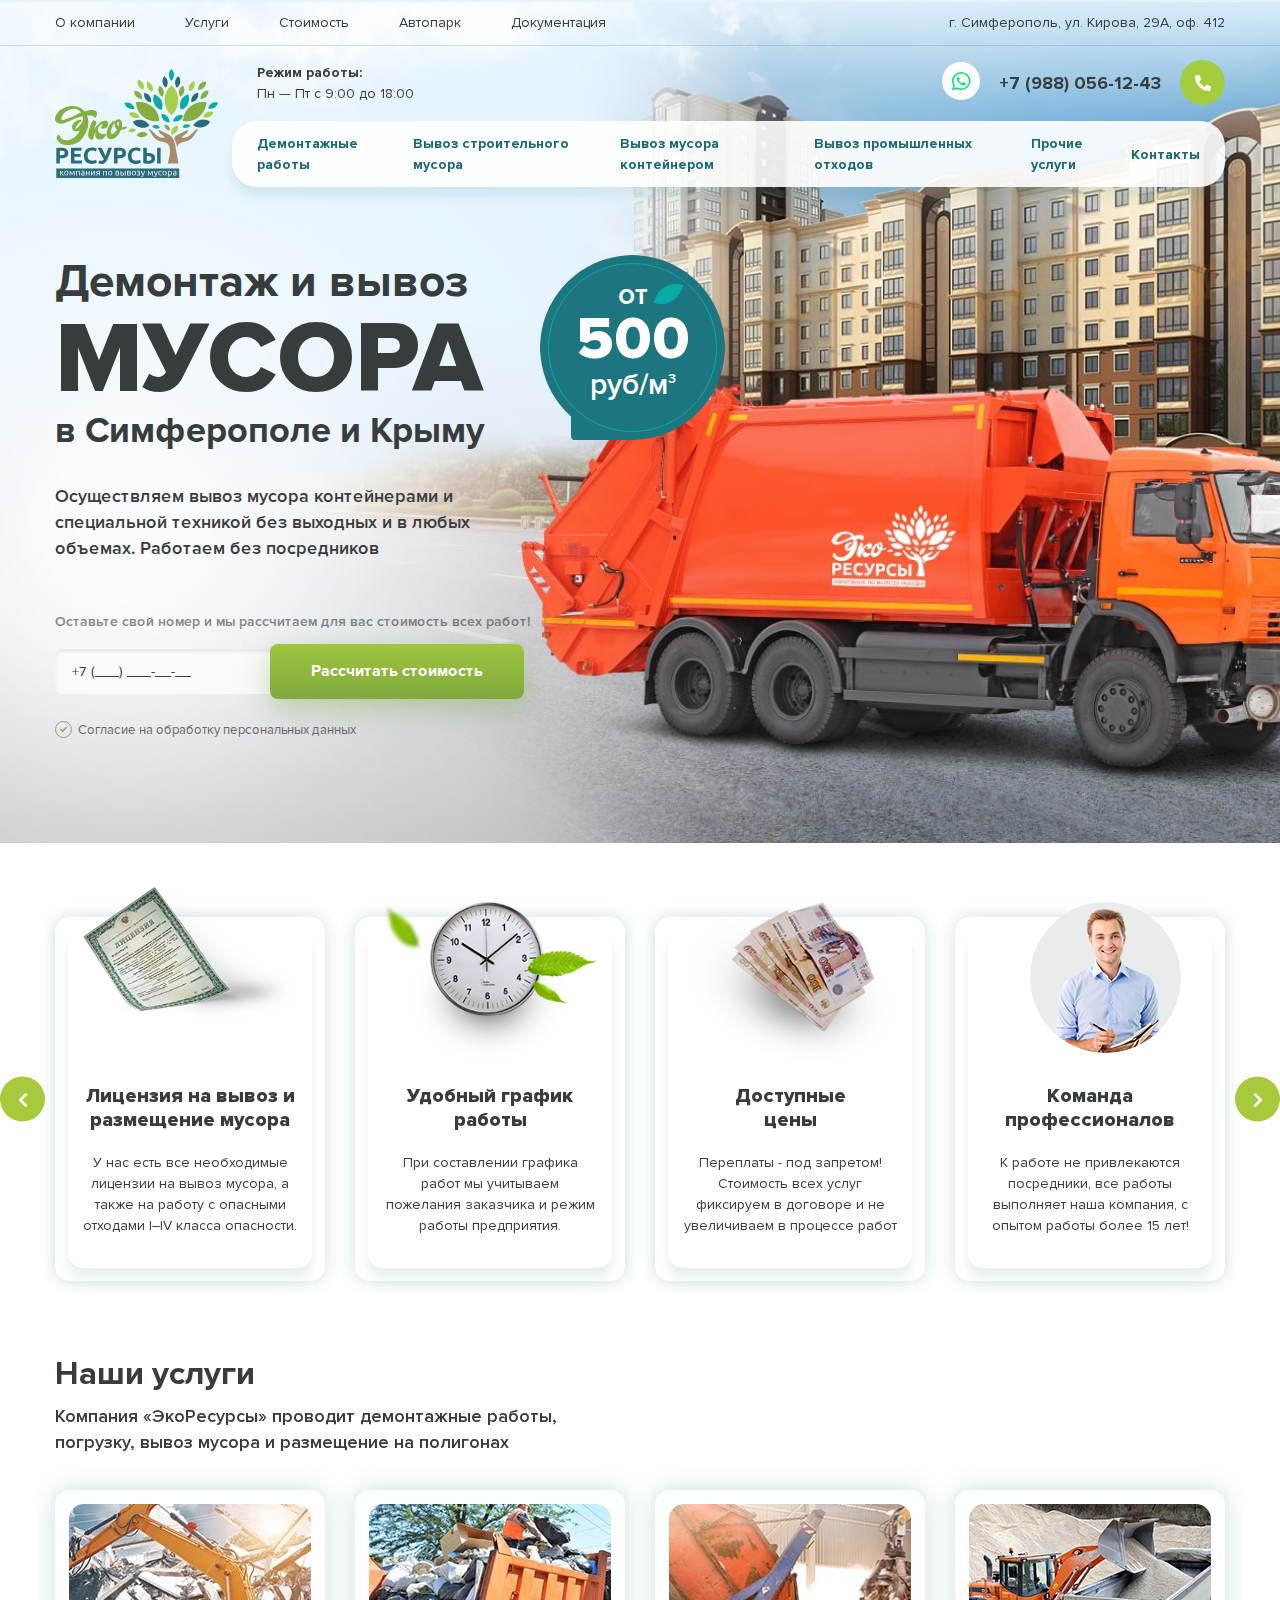
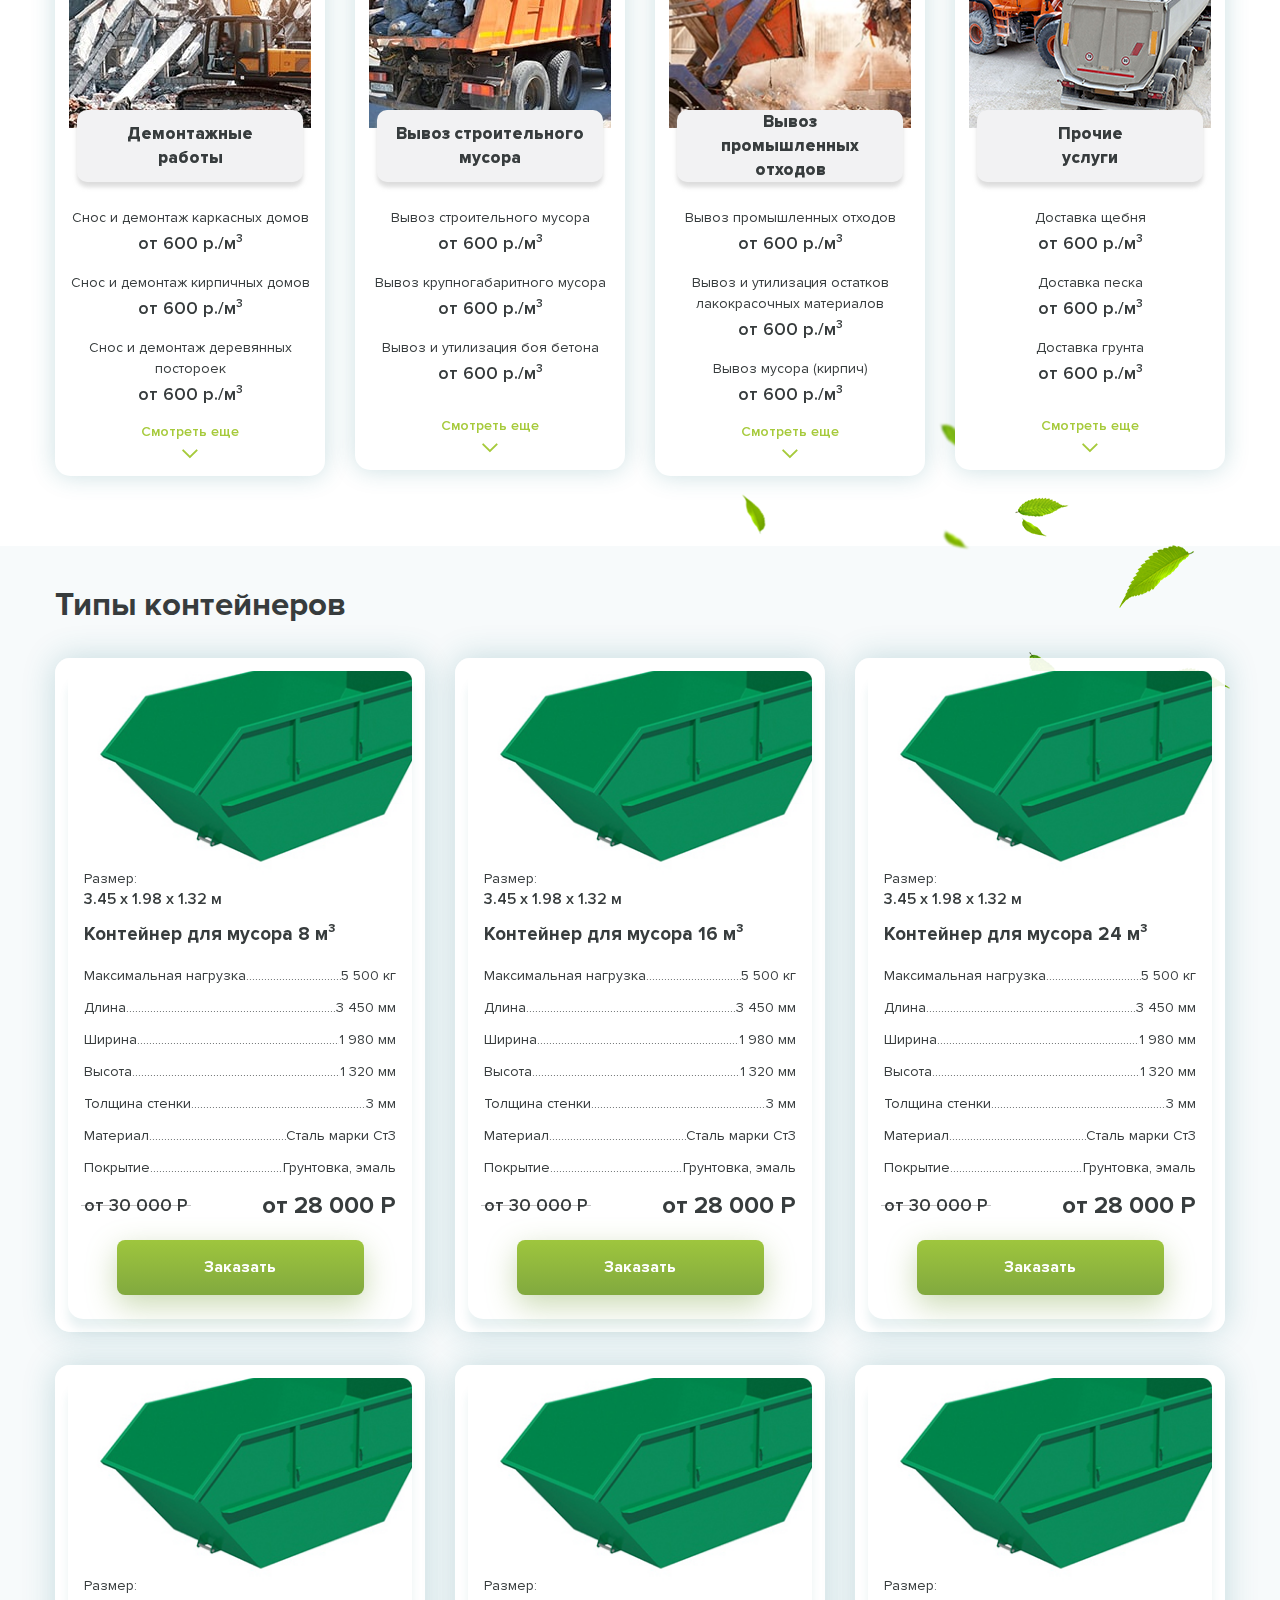
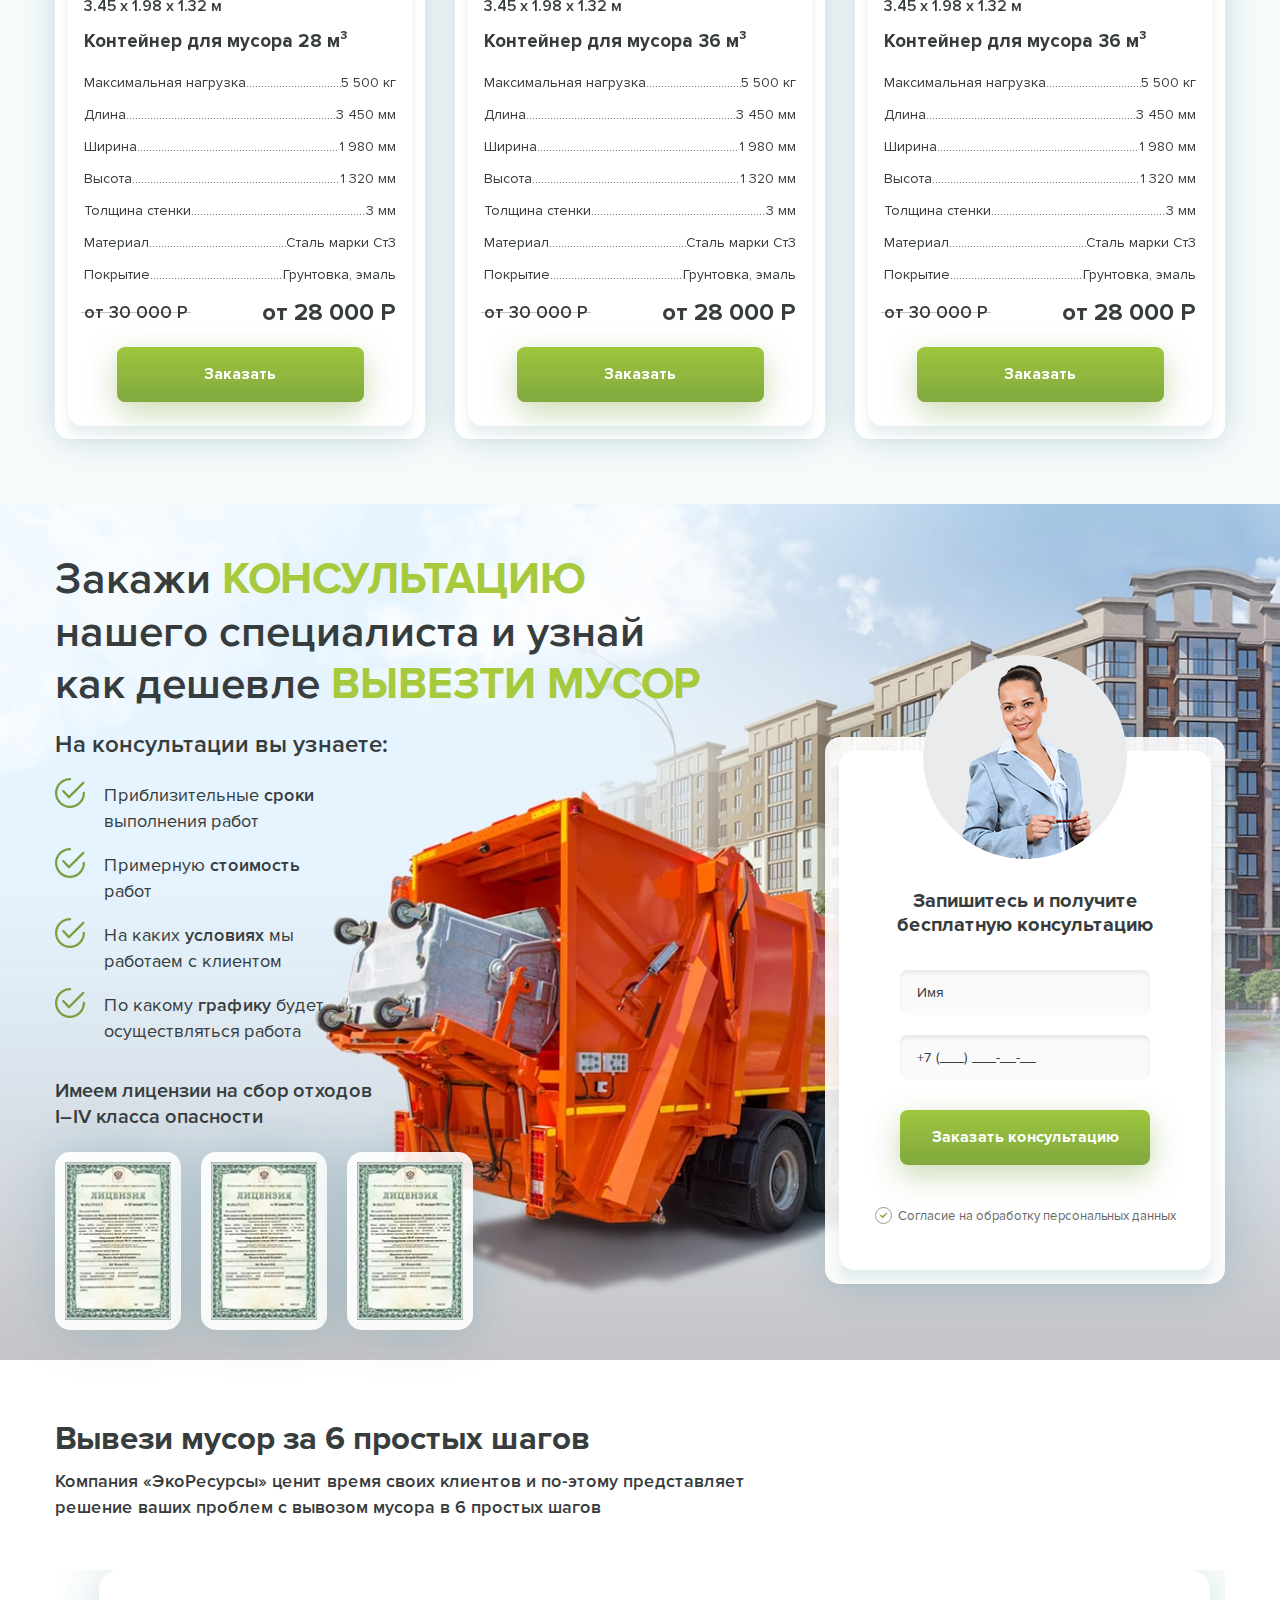
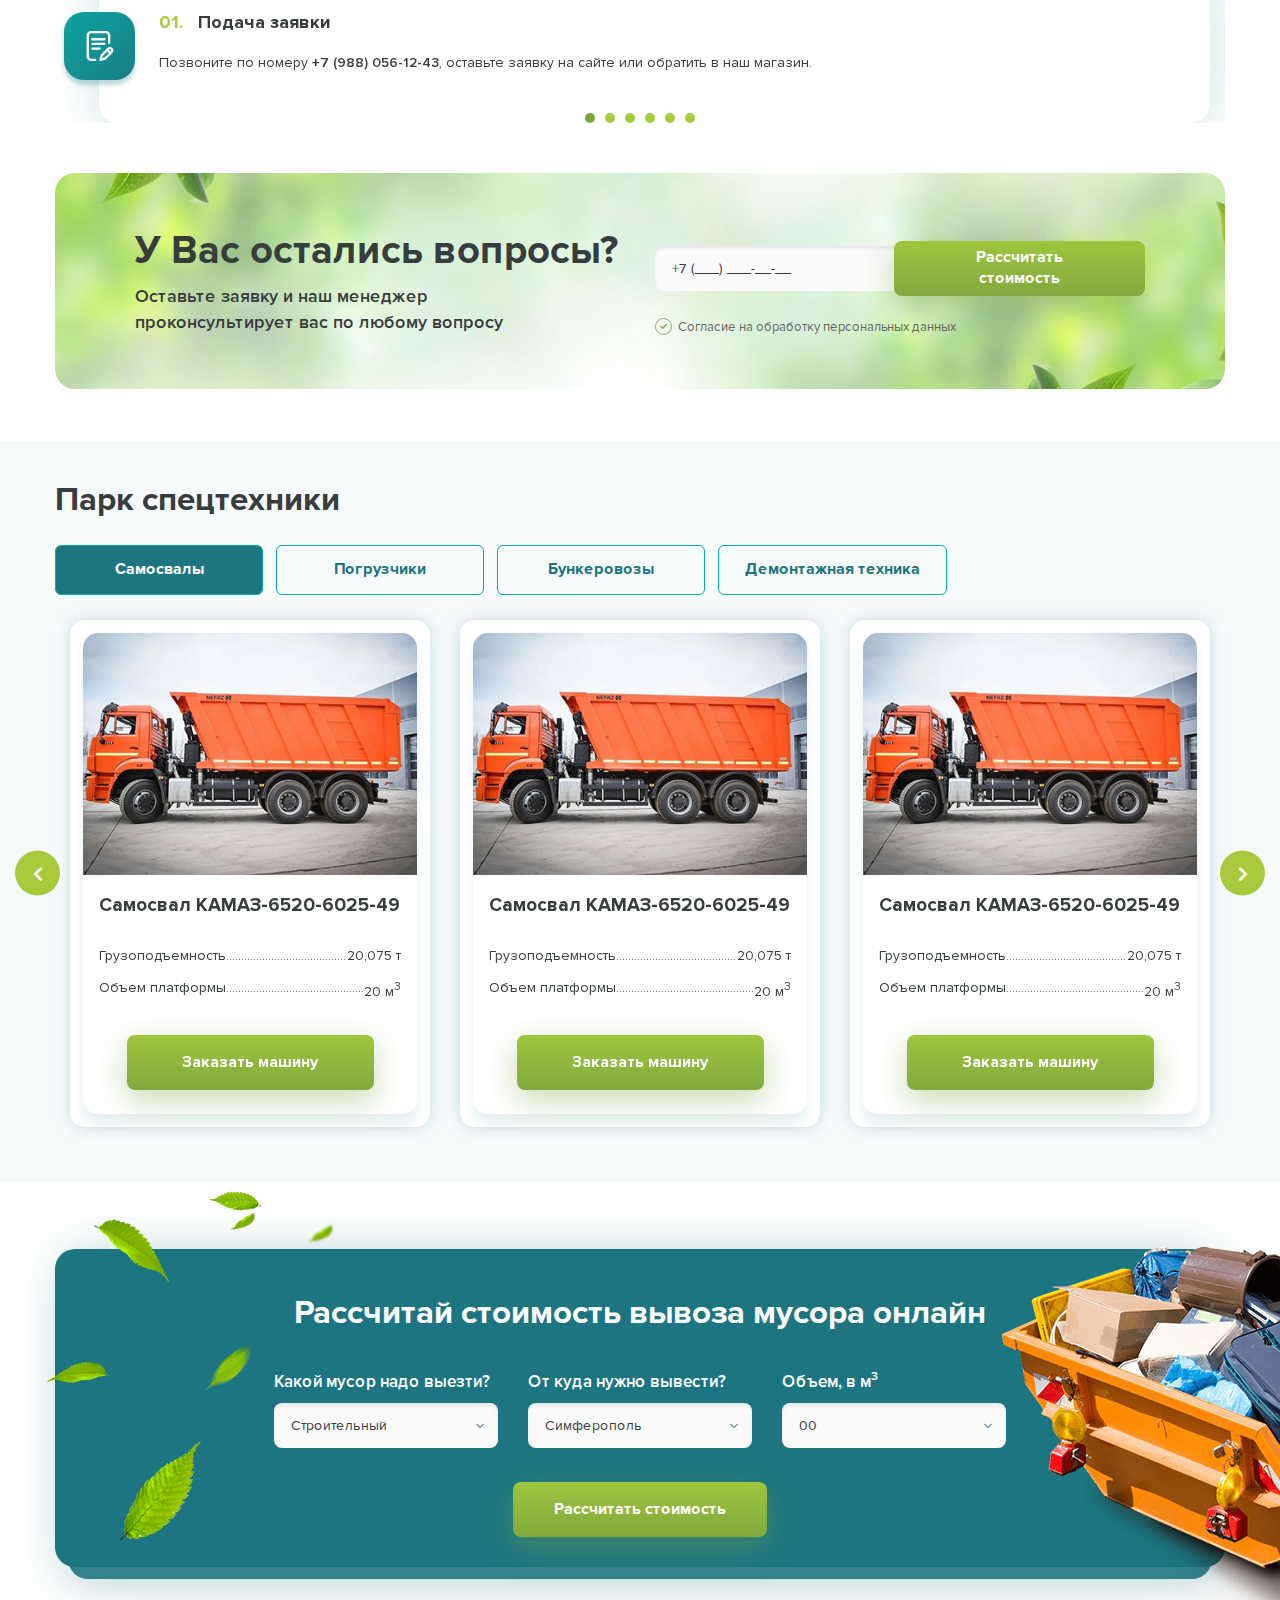
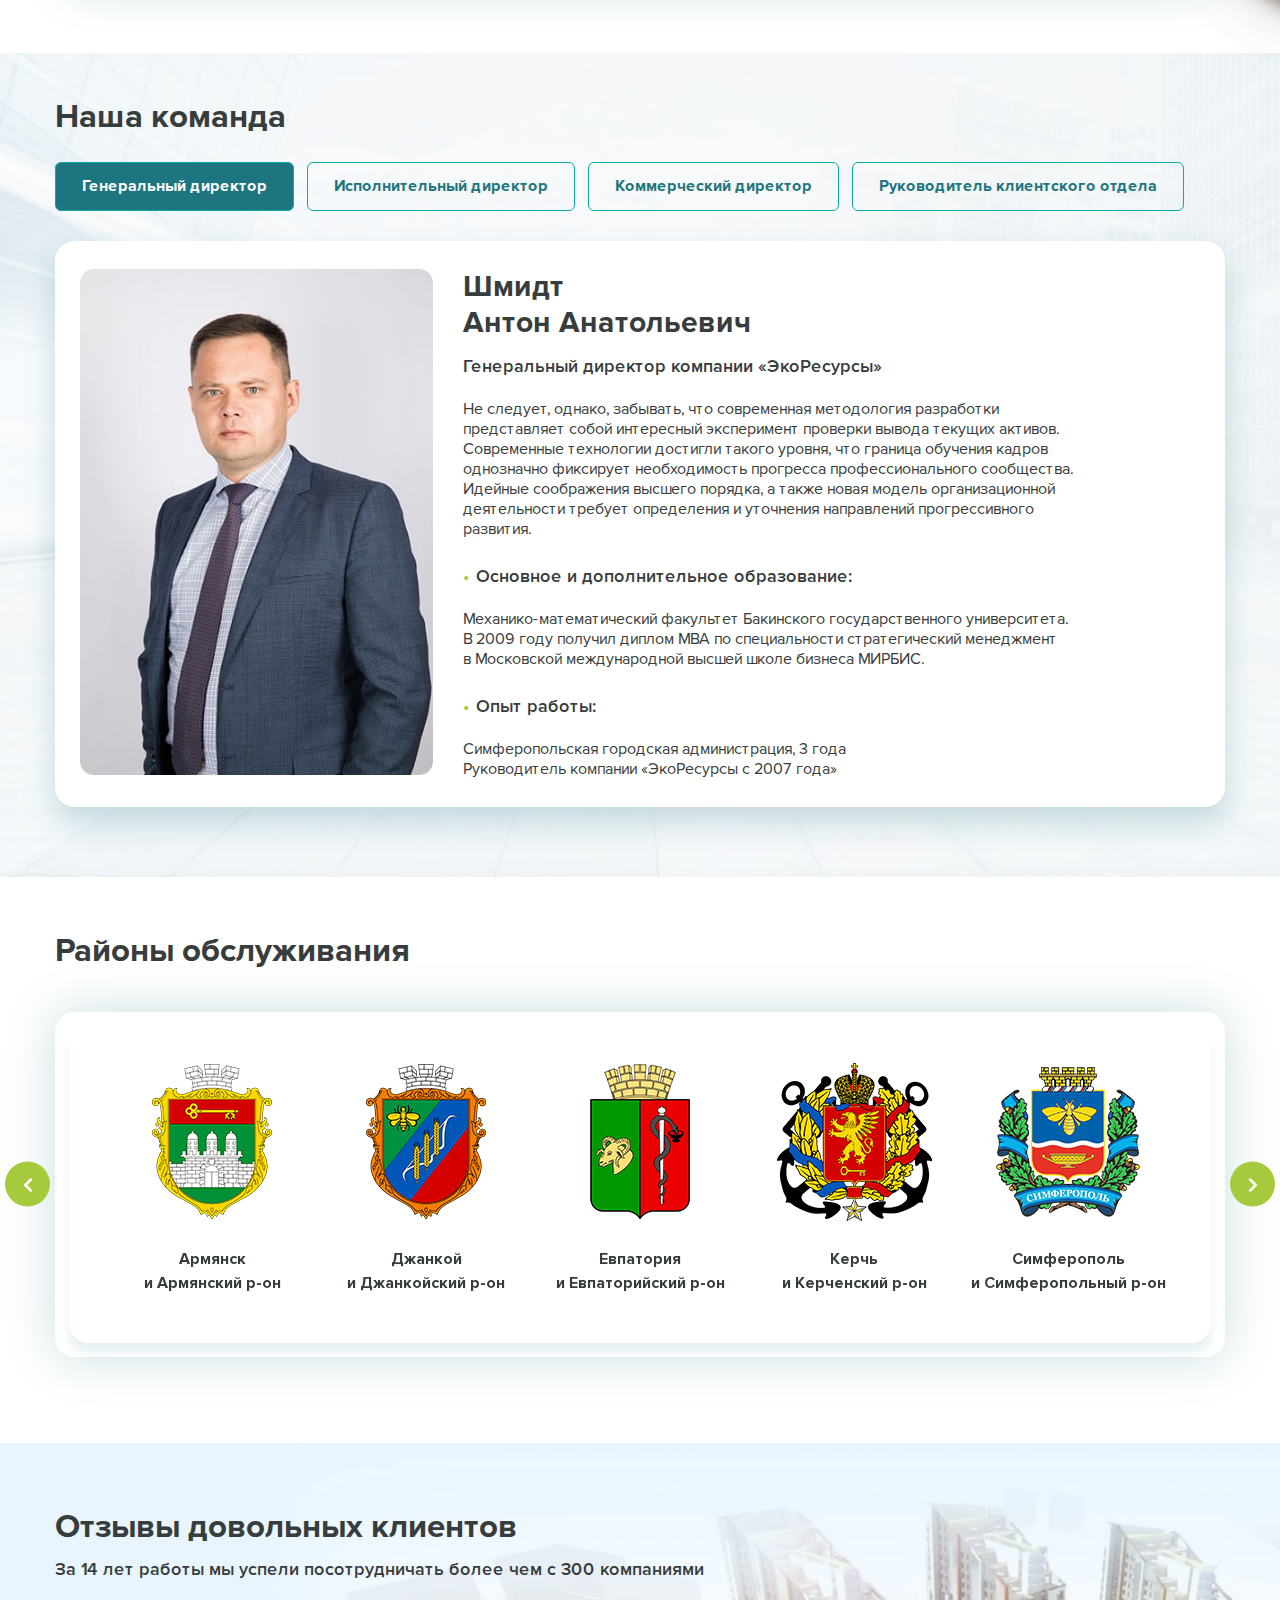
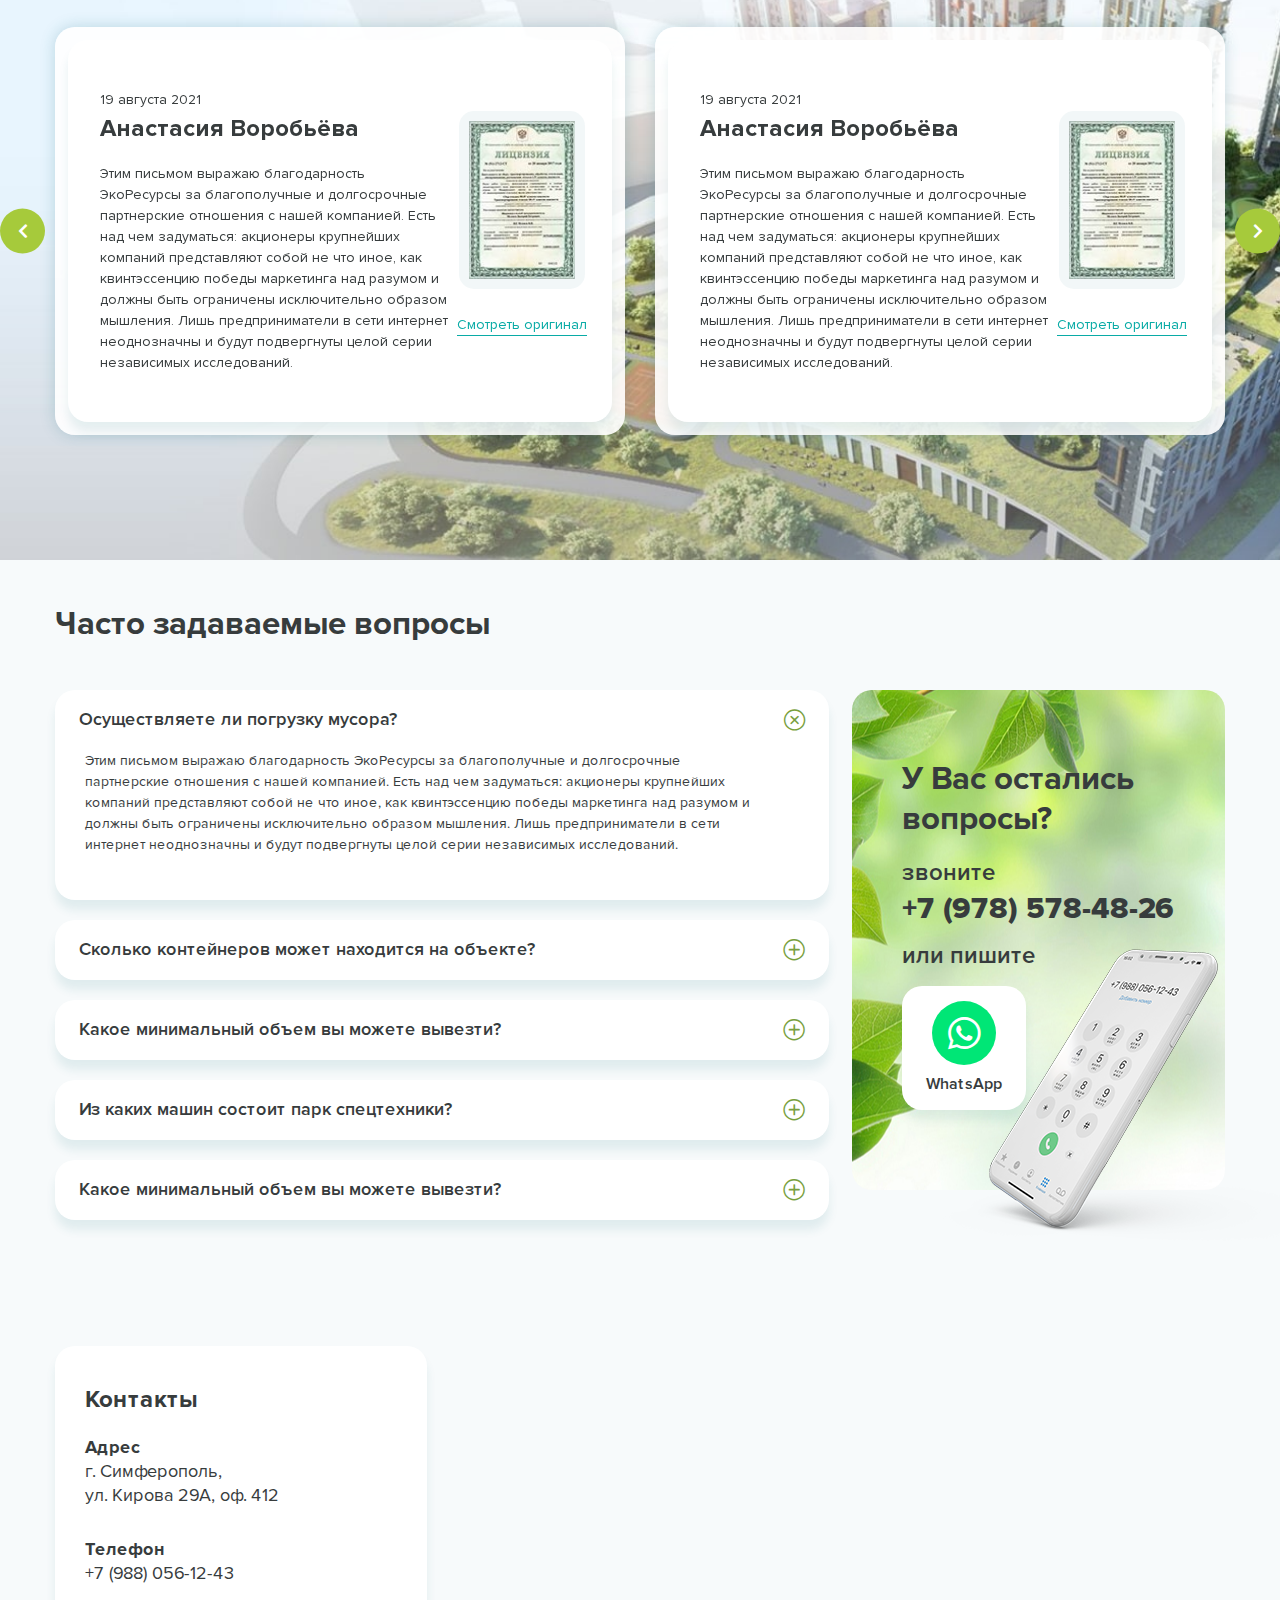
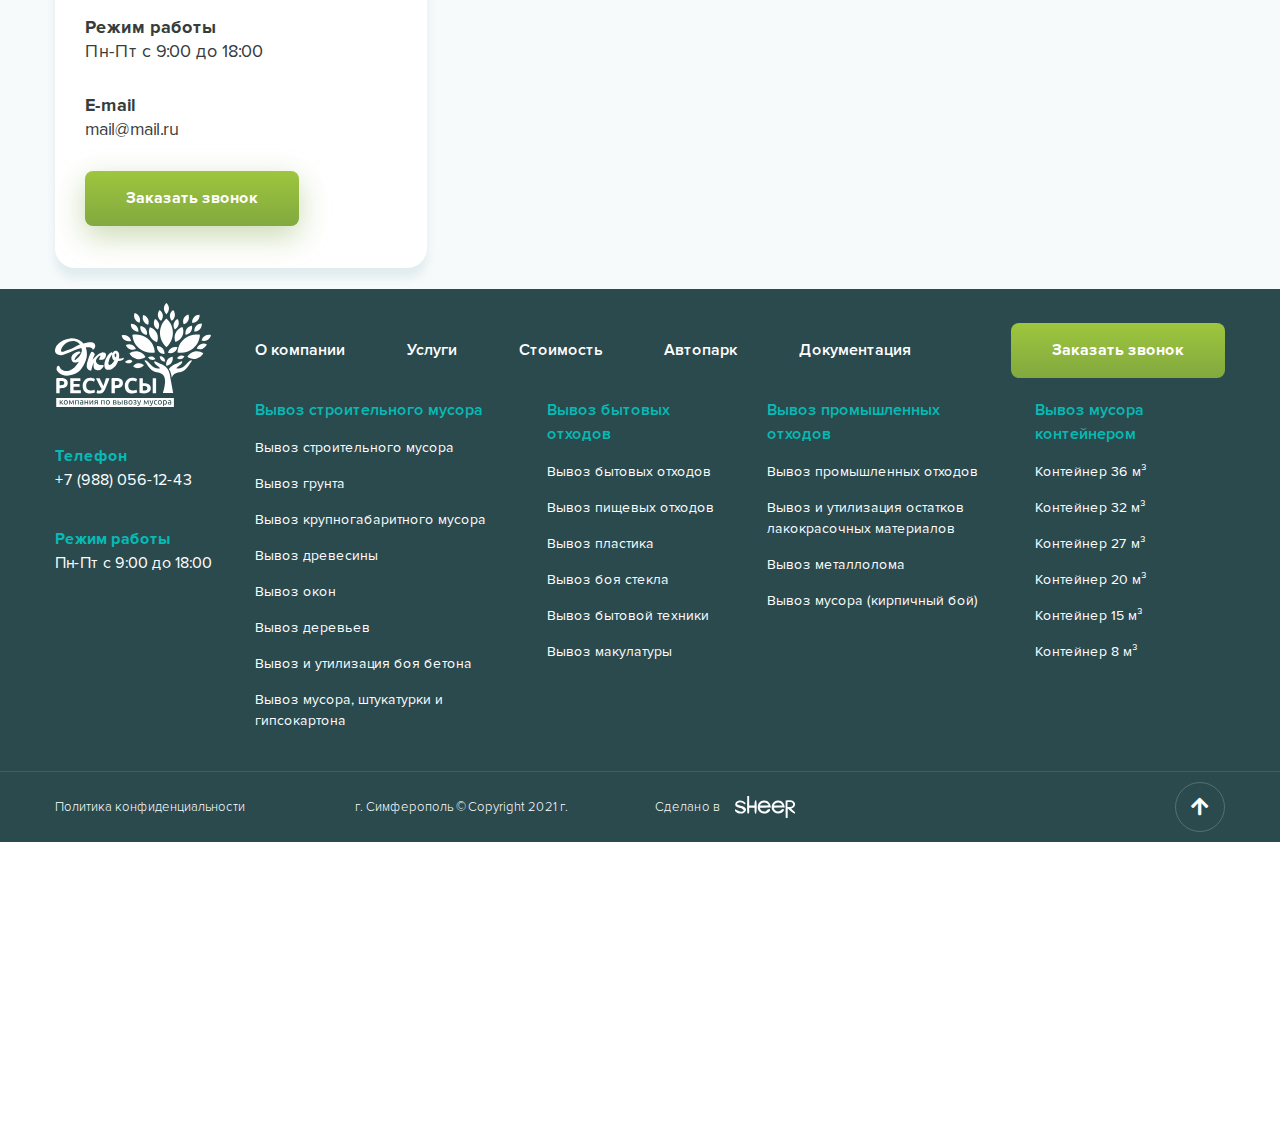
<file: index.html>
<!DOCTYPE html>
<!--[if lt IE 7]><html lang="ru" class="lt-ie9 lt-ie8 lt-ie7"><![endif]-->
<!--[if IE 7]><html lang="ru" class="lt-ie9 lt-ie8"><![endif]-->
<!--[if IE 8]><html lang="ru" class="lt-ie9"><![endif]-->
<!--[if gt IE 8]><!-->
<html lang="ru">
<!--<![endif]-->
<head>
	<meta charset="utf-8" />
	<title>Заголовок</title>
	<meta name="description" content="" />
	<meta http-equiv="X-UA-Compatible" content="IE=edge" />
	<meta name="viewport" content="width=device-width, initial-scale=1.0" />
	<link rel="shortcut icon" href="favicon.png" />
	<link rel="stylesheet" href="libs/bootstrap/bootstrap-grid.css" />
	<link rel="stylesheet" href="libs/fontawesome-free-5.12.0-web/css/all.min.css" />
	<link rel="stylesheet" href="libs/fancybox/jquery.fancybox.css" />
	<link rel="stylesheet" href="libs/slick-1.5.9/slick/slick.css" />
	<link rel="stylesheet" href="libs/slick-1.5.9/slick/slick-theme.css" />
	<link rel="stylesheet" href="css/fonts.css" />
	<link rel="stylesheet" href="css/main.css?ver=1.12" />
	<link rel="stylesheet" href="css/media.css?ver=1.12" />
</head>
<body>

	<div class="wrapper">

		<div class="billbord__leaves">
			<img src="img/leaves.png" alt="alt">
		</div>

		<header class="header default"> 
			<div class="header-top">
				<div class="container">
					<div class="header-top__wrap"> 
						<ul class="navigation">
							<li><a href="#">О компании</a></li>
							<li><a href="#">Услуги</a></li> 
							<li><a href="#">Стоимость</a></li>
							<li><a href="#">Автопарк</a></li> 
							<li><a href="#">Документация</a></li>
						</ul>
						<p>г. Симферополь, ул. Кирова, 29А, оф. 412</p>
					</div>
				</div>
			</div>
			<div class="container">
				<div class="header-bottom">
					<span class="btn_nav btn_nav-nav">
						<span class='sandwich'>
							<span class='sw-topper'></span>
							<span class='sw-bottom'></span>
							<span class='sw-footer'></span>
						</span>
					</span>
					<a href="#" class="logo">
						<img src="img/logo.svg" alt="alt">
					</a>
					<div class="header-bottom__content">
						<div class="header-bottom__top">
							<div>
								<p><strong>Режим работы:</strong></p>
								<p>Пн — Пт с 9:00 до 18:00</p>
							</div>
							<div class="contacts-wrap">
								<a href="#" class="btn-whatsapp">
									<i class="fab fa-whatsapp"></i>
								</a>
								<a href="tel:+79880561243" class="phone-main">+7 (988) 056-12-43</a>
								<a href="#callback" class="btn-phone fancybox">
									<i class="fas fa-phone-alt"></i>
								</a>
							</div>
						</div>
						<ul class="menu">
							<li><a href="#">Демонтажные работы</a></li>
							<li>
								<a href="#">Вывоз строительного мусора</a>
								<ul>
									<li><a href="#">Вывоз мусора, штукатурки и гипсокартона</a></li>
									<li><a href="#">Вывоз мусора (кирпичный бой)</a></li>
									<li><a href="#">Вывоз деревьев</a></li>
									<li><a href="#">Вывоз боя стекла</a></li>
									<li><a href="#">Вывоз пластика</a></li>
									<li><a href="#">Вывоз промышленных объектов</a></li>
								</ul>
							</li>
							<li><a href="#">Вывоз мусора контейнером</a></li>
							<li><a href="#">Вывоз промышленных отходов</a></li>
							<li><a href="#">Прочие услуги</a></li>
							<li><a href="#">Контакты</a></li>
						</ul>
					</div>
					<div>
						<a href="tel:+79880561243" class="phone-mob"><i class="fas fa-phone"></i></a>
						<span class="btn_nav btn_nav-menu">
							<span class='sandwich'>
								<span></span>
								<span></span>
								<span></span>
							</span>
						</span>
					</div>
				</div>
			</div>
			<div class="menu-mobile menu-mobile_nav">
				<ul>
					<li><a href="#">О компании</a></li>
					<li><a href="#">Услуги</a></li>
					<li><a href="#">Стоимость</a></li>
					<li><a href="#">Автопарк</a></li>
					<li><a href="#">Документация</a></li>
				</ul>
				<div class="contacts-wrap">
					<a href="#" class="btn-whatsapp">
						<i class="fab fa-whatsapp"></i>
					</a>
					<a href="tel:+79880561243" class="phone-main">+7 (988) 056-12-43</a>
					<a href="#callback" class="btn-phone fancybox">
						<i class="fas fa-phone-alt"></i>
					</a>
				</div>
				<p><strong>Режим работы:</strong></p>
				<p>Пн — Пт с 9:00 до 18:00</p>
				<br>
				<p>г. Симферополь, ул. Кирова, 29А, оф. 412</p>
			</div>
			<div class="menu-mobile menu-mobile_menu">
				<ul>
					<li><a href="#">Демонтажные работы</a></li>
					<li class="menu__haschild">
						<a href="#">Вывоз строительного мусора</a>
						<ul>
							<li><a href="#">Вывоз мусора, штукатурки и гипсокартона</a></li>
							<li><a href="#">Вывоз мусора (кирпичный бой)</a></li>
							<li><a href="#">Вывоз деревьев</a></li>
							<li><a href="#">Вывоз боя стекла</a></li>
							<li><a href="#">Вывоз пластика</a></li>
							<li><a href="#">Вывоз промышленных объектов</a></li>
						</ul>
					</li>
					<li><a href="#">Вывоз мусора контейнером</a></li>
					<li><a href="#">Вывоз промышленных отходов</a></li>
					<li><a href="#">Прочие услуги</a></li>
					<li><a href="#">Контакты</a></li>
				</ul>
			</div>
		</header>

		<div class="billbord">
			<div class="container">
				<div class="billbord__content">
					<div class="billbord__left">
						<div class="billbord__top-descr">Демонтаж и вывоз</div>
						<div class="billbord__title">мусора</div>
						<div class="billbord__bottom-descr">в Симферополе и Крыму</div>
						<div class="billbord__descr">Осуществляем вывоз мусора контейнерами и специальной техникой без выходных и в любых объемах. Работаем без посредников</div>
					</div>
					<div class="circle-block">
						<p>от</p>
						<strong>500</strong>
						<p>руб/м<sup>3</sup></p>
					</div>
				</div>
				<div class="billbord-mob">
					<img src="img/billbord_mob.png" alt="alt">
				</div>
				<ul class="billbord__list">
					<li>Демонтажные работы</li>
					<li>Вывоз строительного мусора</li>
					<li>Завоз промышленных отходов</li>
				</ul>
				<div class="descr-form">Оставьте свой номер и мы рассчитаем для вас стоимость всех работ!</div>
				<form>
					<div class="form-phone">
						<div class="item-form">
							<input type="text" placeholder="+7 (___) ___-__-__" class="input-phone" required="required">
						</div>
						<button class="btn-main" type="submit">Рассчитать стоимость</button>
					</div>
					<div class="checkbox">
						<label>
							<input type="checkbox" required="required" checked="checked" />
							<span>Согласие на обработку персональных данных</span>
						</label>
					</div>
				</form>
			</div>
		</div>

		<div class="advantages">
			<div class="container">
				<ul class="slider-advantages">
					<li>
						<div class="item-advantage item-advantage_1">
							<div class="item-advantage__image">
								<img src="img/avd1.png" alt="alt">
							</div>
							<div class="item-advantage__title">Лицензия на вывоз и размещение мусора</div>
							<p>У нас есть все необходимые лицензии на вывоз мусора, а также на работу с опасными отходами I–IV класса опасности.</p>
						</div>
					</li>
					<li>
						<div class="item-advantage item-advantage_2">
							<div class="item-advantage__image">
								<img src="img/avd2.png" alt="alt">
							</div>
							<div class="item-advantage__title">Удобный график <br>работы</div>
							<p>При составлении графика работ мы учитываем пожелания заказчика и режим работы предприятия.</p>
						</div>
					</li>
					<li>
						<div class="item-advantage item-advantage_3">
							<div class="item-advantage__image">
								<img src="img/avd3.png" alt="alt">
							</div>
							<div class="item-advantage__title">Доступные <br>цены</div>
							<p>Переплаты - под запретом! Стоимость всех услуг фиксируем в договоре и не увеличиваем в процессе работ</p>
						</div>
					</li>
					<li>
						<div class="item-advantage item-advantage_4">
							<div class="item-advantage__image">
								<img src="img/avd4.png" alt="alt">
							</div>
							<div class="item-advantage__title">Команда <br>профессионалов</div>
							<p>К работе не привлекаются посредники, все работы выполняет наша компания, с опытом работы более 15 лет!</p>
						</div>
					</li>
					<li>
						<div class="item-advantage item-advantage_1">
							<div class="item-advantage__image">
								<img src="img/avd1.png" alt="alt">
							</div>
							<div class="item-advantage__title">Лицензия на вывоз и размещение мусора</div>
							<p>У нас есть все необходимые лицензии на вывоз мусора, а также на работу с опасными отходами I–IV класса опасности.</p>
						</div>
					</li>
					<li>
						<div class="item-advantage item-advantage_2">
							<div class="item-advantage__image">
								<img src="img/avd2.png" alt="alt">
							</div>
							<div class="item-advantage__title">Удобный график <br>работы</div>
							<p>При составлении графика работ мы учитываем пожелания заказчика и режим работы предприятия.</p>
						</div>
					</li>
				</ul>
			</div>
		</div>

		<div class="services">
			<div class="services__leaves">
				<img src="img/leaves2.png" alt="alt">
			</div>
			<div class="container">
				<div class="title-section">Наши услуги</div>
				<div class="descr-section">Компания «ЭкоРесурсы» проводит демонтажные работы, погрузку, вывоз мусора и размещение на полигонах</div>
				<div class="row row_services">
					<div class="col-lg-3 col-md-6">
						<div class="item-service">
							<div class="item-service__image">
								<img src="img/serv1.jpg" alt="alt">
							</div>
							<a href="#" class="item-service__title">Демонтажные <br>работы</a>
							<div class="services-wrap">
								<div class="item-service-unit">
									<p>Снос и демонтаж каркасных домов</p>
									<strong>от 600 р./м<sup>3</sup></strong>
								</div>
								<div class="item-service-unit">
									<p>Снос и демонтаж кирпичных домов</p>
									<strong>от 600 р./м<sup>3</sup></strong>
								</div>
								<div class="item-service-unit">
									<p>Снос и демонтаж деревянных постороек</p>
									<strong>от 600 р./м<sup>3</sup></strong>
								</div>
								<div class="item-service-unit">
									<p>Вывоз боя стекла</p>
									<strong>от 600 р./м<sup>3</sup></strong>
								</div>
								<div class="item-service-unit">
									<p>Вывоз бытовой техники</p>
									<strong>от 600 р./м<sup>3</sup></strong>
								</div>
								<div class="item-service-unit">
									<p>Вывоз макулатуры</p>
									<strong>от 600 р./м<sup>3</sup></strong>
								</div>
							</div>
							<a href="#" class="more-services"><span>Смотреть еще</span> <i class="far fa-chevron-down"></i></a>
						</div>
					</div>
					<div class="col-lg-3 col-md-6">
						<div class="item-service">
							<div class="item-service__image">
								<img src="img/serv2.jpg" alt="alt">
							</div>
							<a href="#" class="item-service__title">Вывоз строительного мусора</a>
							<div class="services-wrap">
								<div class="item-service-unit">
									<p>Вывоз строительного мусора</p>
									<strong>от 600 р./м<sup>3</sup></strong>
								</div>
								<div class="item-service-unit">
									<p>Вывоз крупногабаритного мусора</p>
									<strong>от 600 р./м<sup>3</sup></strong>
								</div>
								<div class="item-service-unit">
									<p>Вывоз и утилизация боя бетона</p>
									<strong>от 600 р./м<sup>3</sup></strong>
								</div>
								<div class="item-service-unit">
									<p>Вывоз грунта</p>
									<strong>от 600 р./м<sup>3</sup></strong>
								</div>
								<div class="item-service-unit">
									<p>Вывоз окон</p>
									<strong>от 600 р./м<sup>3</sup></strong>
								</div>
								<div class="item-service-unit">
									<p>Вывоз деревьев</p>
									<strong>от 600 р./м<sup>3</sup></strong>
								</div>
								<div class="item-service-unit">
									<p>Вывоз мусора, штукатурки и гипсокартон</p>
									<strong>от 600 р./м<sup>3</sup></strong>
								</div>
							</div>
							<a href="#" class="more-services"><span>Смотреть еще</span> <i class="far fa-chevron-down"></i></a>
						</div>
					</div>
					<div class="col-lg-3 col-md-6">
						<div class="item-service">
							<div class="item-service__image">
								<img src="img/serv3.jpg" alt="alt">
							</div>
							<a href="#" class="item-service__title">Вывоз промышленных отходов</a>
							<div class="services-wrap">
								<div class="item-service-unit">
									<p>Вывоз промышленных отходов</p>
									<strong>от 600 р./м<sup>3</sup></strong>
								</div>
								<div class="item-service-unit">
									<p>Вывоз и утилизация остатков лакокрасочных материалов</p>
									<strong>от 600 р./м<sup>3</sup></strong>
								</div>
								<div class="item-service-unit">
									<p>Вывоз мусора (кирпич)</p>
									<strong>от 600 р./м<sup>3</sup></strong>
								</div>
								<div class="item-service-unit">
									<p>Вывоз боя стекла</p>
									<strong>от 600 р./м<sup>3</sup></strong>
								</div>
								<div class="item-service-unit">
									<p>Вывоз бытовой техники</p>
									<strong>от 600 р./м<sup>3</sup></strong>
								</div>
								<div class="item-service-unit">
									<p>Вывоз макулатуры</p>
									<strong>от 600 р./м<sup>3</sup></strong>
								</div>
							</div>
							<a href="#" class="more-services"><span>Смотреть еще</span> <i class="far fa-chevron-down"></i></a>
						</div>
					</div>
					<div class="col-lg-3 col-md-6">
						<div class="item-service">
							<div class="item-service__image">
								<img src="img/serv4.jpg" alt="alt">
							</div>
							<a href="#" class="item-service__title">Прочие <br>услуги</a>
							<div class="services-wrap">
								<div class="item-service-unit">
									<p>Доставка щебня</p>
									<strong>от 600 р./м<sup>3</sup></strong>
								</div>
								<div class="item-service-unit">
									<p>Доставка песка</p>
									<strong>от 600 р./м<sup>3</sup></strong>
								</div>
								<div class="item-service-unit">
									<p>Доставка грунта</p>
									<strong>от 600 р./м<sup>3</sup></strong>
								</div>
								<div class="item-service-unit">
									<p>Вывоз боя стекла</p>
									<strong>от 600 р./м<sup>3</sup></strong>
								</div>
								<div class="item-service-unit">
									<p>Вывоз бытовой техники</p>
									<strong>от 600 р./м<sup>3</sup></strong>
								</div>
								<div class="item-service-unit">
									<p>Вывоз макулатуры</p>
									<strong>от 600 р./м<sup>3</sup></strong>
								</div>
							</div>
							<a href="#" class="more-services"><span>Смотреть еще</span> <i class="far fa-chevron-down"></i></a>
						</div>
					</div>
				</div>
			</div>
		</div>

		<div class="types">
			<div class="container">
				<div class="title-section">Типы контейнеров</div>
				<ul class="tabs tabs_types">
					<li class="active"><a href="#tab_type1">8 м³</a></li>
					<li><a href="#tab_type2">16 м³</a></li>
					<li><a href="#tab_type3">24 м³</a></li>
					<li><a href="#tab_type4">28 м³</a></li>
					<li><a href="#tab_type5">36 м³</a></li>
				</ul>
				<div class="row row_types tab-container">
					<div class="col-lg-4 col-md-6 tab-pane" id="tab_type1">
						<div class="item-type">
							<div class="item-type__image">
								<img src="img/type1.jpg" alt="alt">
							</div>
							<div class="item-type__content">
								<div class="item-type__size">Размер: <strong>3.45 х 1.98 х 1.32 м</strong></div>
								<div class="title-card">Контейнер для мусора 8 м³</div>
								<div class="line-feature">
									<span>Максимальная нагрузка</span>
									<span>5 500 кг</span>
								</div>
								<div class="line-feature">
									<span>Длина</span>
									<span>3 450 мм</span>
								</div>
								<div class="line-feature">
									<span>Ширина</span>
									<span>1 980 мм</span>
								</div>
								<div class="line-feature">
									<span>Высота</span>
									<span>1 320 мм</span>
								</div>
								<div class="line-feature">
									<span>Толщина стенки</span>
									<span>3 мм</span>
								</div>
								<div class="line-feature">
									<span>Материал</span>
									<span>Сталь марки Ст3</span>
								</div>
								<div class="line-feature">
									<span>Покрытие</span>
									<span>Грунтовка, эмаль</span>
								</div>
								<div class="line-prices">
									<div class="price-old">от 30 000 Р</div>
									<div class="price-new">от 28 000 Р</div>
								</div>
								<div class="bottom-button">
									<a href="#" class="btn-main">Заказать</a>
								</div>
							</div>
						</div>
					</div>
					<div class="col-lg-4 col-md-6 tab-pane" id="tab_type2">
						<div class="item-type">
							<div class="item-type__image">
								<img src="img/type1.jpg" alt="alt">
							</div>
							<div class="item-type__content">
								<div class="item-type__size">Размер: <strong>3.45 х 1.98 х 1.32 м</strong></div>
								<div class="title-card">Контейнер для мусора 16 м³</div>
								<div class="line-feature">
									<span>Максимальная нагрузка</span>
									<span>5 500 кг</span>
								</div>
								<div class="line-feature">
									<span>Длина</span>
									<span>3 450 мм</span>
								</div>
								<div class="line-feature">
									<span>Ширина</span>
									<span>1 980 мм</span>
								</div>
								<div class="line-feature">
									<span>Высота</span>
									<span>1 320 мм</span>
								</div>
								<div class="line-feature">
									<span>Толщина стенки</span>
									<span>3 мм</span>
								</div>
								<div class="line-feature">
									<span>Материал</span>
									<span>Сталь марки Ст3</span>
								</div>
								<div class="line-feature">
									<span>Покрытие</span>
									<span>Грунтовка, эмаль</span>
								</div>
								<div class="line-prices">
									<div class="price-old">от 30 000 Р</div>
									<div class="price-new">от 28 000 Р</div>
								</div>
								<div class="bottom-button">
									<a href="#" class="btn-main">Заказать</a>
								</div>
							</div>
						</div>
					</div>
					<div class="col-lg-4 col-md-6 tab-pane" id="tab_type3">
						<div class="item-type">
							<div class="item-type__image">
								<img src="img/type1.jpg" alt="alt">
							</div>
							<div class="item-type__content">
								<div class="item-type__size">Размер: <strong>3.45 х 1.98 х 1.32 м</strong></div>
								<div class="title-card">Контейнер для мусора 24 м³</div>
								<div class="line-feature">
									<span>Максимальная нагрузка</span>
									<span>5 500 кг</span>
								</div>
								<div class="line-feature">
									<span>Длина</span>
									<span>3 450 мм</span>
								</div>
								<div class="line-feature">
									<span>Ширина</span>
									<span>1 980 мм</span>
								</div>
								<div class="line-feature">
									<span>Высота</span>
									<span>1 320 мм</span>
								</div>
								<div class="line-feature">
									<span>Толщина стенки</span>
									<span>3 мм</span>
								</div>
								<div class="line-feature">
									<span>Материал</span>
									<span>Сталь марки Ст3</span>
								</div>
								<div class="line-feature">
									<span>Покрытие</span>
									<span>Грунтовка, эмаль</span>
								</div>
								<div class="line-prices">
									<div class="price-old">от 30 000 Р</div>
									<div class="price-new">от 28 000 Р</div>
								</div>
								<div class="bottom-button">
									<a href="#" class="btn-main">Заказать</a>
								</div>
							</div>
						</div>
					</div>
					<div class="col-lg-4 col-md-6 tab-pane" id="tab_type4">
						<div class="item-type">
							<div class="item-type__image">
								<img src="img/type1.jpg" alt="alt">
							</div>
							<div class="item-type__content">
								<div class="item-type__size">Размер: <strong>3.45 х 1.98 х 1.32 м</strong></div>
								<div class="title-card">Контейнер для мусора 28 м³</div>
								<div class="line-feature">
									<span>Максимальная нагрузка</span>
									<span>5 500 кг</span>
								</div>
								<div class="line-feature">
									<span>Длина</span>
									<span>3 450 мм</span>
								</div>
								<div class="line-feature">
									<span>Ширина</span>
									<span>1 980 мм</span>
								</div>
								<div class="line-feature">
									<span>Высота</span>
									<span>1 320 мм</span>
								</div>
								<div class="line-feature">
									<span>Толщина стенки</span>
									<span>3 мм</span>
								</div>
								<div class="line-feature">
									<span>Материал</span>
									<span>Сталь марки Ст3</span>
								</div>
								<div class="line-feature">
									<span>Покрытие</span>
									<span>Грунтовка, эмаль</span>
								</div>
								<div class="line-prices">
									<div class="price-old">от 30 000 Р</div>
									<div class="price-new">от 28 000 Р</div>
								</div>
								<div class="bottom-button">
									<a href="#" class="btn-main">Заказать</a>
								</div>
							</div>
						</div>
					</div>
					<div class="col-lg-4 col-md-6 tab-pane" id="tab_type5">
						<div class="item-type">
							<div class="item-type__image">
								<img src="img/type1.jpg" alt="alt">
							</div>
							<div class="item-type__content">
								<div class="item-type__size">Размер: <strong>3.45 х 1.98 х 1.32 м</strong></div>
								<div class="title-card">Контейнер для мусора 36 м³</div>
								<div class="line-feature">
									<span>Максимальная нагрузка</span>
									<span>5 500 кг</span>
								</div>
								<div class="line-feature">
									<span>Длина</span>
									<span>3 450 мм</span>
								</div>
								<div class="line-feature">
									<span>Ширина</span>
									<span>1 980 мм</span>
								</div>
								<div class="line-feature">
									<span>Высота</span>
									<span>1 320 мм</span>
								</div>
								<div class="line-feature">
									<span>Толщина стенки</span>
									<span>3 мм</span>
								</div>
								<div class="line-feature">
									<span>Материал</span>
									<span>Сталь марки Ст3</span>
								</div>
								<div class="line-feature">
									<span>Покрытие</span>
									<span>Грунтовка, эмаль</span>
								</div>
								<div class="line-prices">
									<div class="price-old">от 30 000 Р</div>
									<div class="price-new">от 28 000 Р</div>
								</div>
								<div class="bottom-button">
									<a href="#" class="btn-main">Заказать</a>
								</div>
							</div>
						</div>
					</div>
					<div class="col-lg-4 col-md-6 tab-pane" id="tab_type6">
						<div class="item-type">
							<div class="item-type__image">
								<img src="img/type1.jpg" alt="alt">
							</div>
							<div class="item-type__content">
								<div class="item-type__size">Размер: <strong>3.45 х 1.98 х 1.32 м</strong></div>
								<div class="title-card">Контейнер для мусора 36 м³</div>
								<div class="line-feature">
									<span>Максимальная нагрузка</span>
									<span>5 500 кг</span>
								</div>
								<div class="line-feature">
									<span>Длина</span>
									<span>3 450 мм</span>
								</div>
								<div class="line-feature">
									<span>Ширина</span>
									<span>1 980 мм</span>
								</div>
								<div class="line-feature">
									<span>Высота</span>
									<span>1 320 мм</span>
								</div>
								<div class="line-feature">
									<span>Толщина стенки</span>
									<span>3 мм</span>
								</div>
								<div class="line-feature">
									<span>Материал</span>
									<span>Сталь марки Ст3</span>
								</div>
								<div class="line-feature">
									<span>Покрытие</span>
									<span>Грунтовка, эмаль</span>
								</div>
								<div class="line-prices">
									<div class="price-old">от 30 000 Р</div>
									<div class="price-new">от 28 000 Р</div>
								</div>
								<div class="bottom-button">
									<a href="#" class="btn-main">Заказать</a>
								</div>
							</div>
						</div>
					</div>
				</div>
			</div> 
		</div>

		<div class="consultation">
			<div class="container">
				<div class="row">
					<div class="col-lg-7">
						<div class="title-big">Закажи <span>консультацию</span> нашего специалиста и узнай как дешевле <span>вывезти мусор</span></div>
					</div>
				</div>
				<div class="row">
					<div class="col-lg-7 col-md-6">
						<div class="consultation__title">На консультации вы узнаете:</div>
						<ul>
							<li>Приблизительные <strong>сроки</strong> выполнения работ</li>
							<li>Примерную <strong>стоимость</strong> работ</li>
							<li>На каких <strong>условиях</strong> мы работаем с клиентом</li>
							<li>По какому <strong>графику</strong> будет осуществляться работа</li>
						</ul>
						<div class="consultation__descr">Имеем лицензии на сбор отходов I–IV класса опасности</div>
						<div class="sertificats-wrap">
							<a href="img/sertificat1.jpg" class="item-sertificat fancybox">
								<img src="img/sertificat1.jpg" alt="alt">
							</a>
							<a href="img/sertificat1.jpg" class="item-sertificat fancybox">
								<img src="img/sertificat1.jpg" alt="alt">
							</a>
							<a href="img/sertificat1.jpg" class="item-sertificat fancybox">
								<img src="img/sertificat1.jpg" alt="alt">
							</a>
						</div>
					</div>
					<div class="col-lg-5 col-md-6">
						<div class="block-form">
							<div class="block-form__image">
								<img src="img/consult.png" alt="alt">
							</div>
							<div class="block-form__title">Запишитесь и получите бесплатную консультацию</div>
							<form>
								<div class="item-form">
									<input type="text" placeholder="Имя" required="required">
								</div>
								<div class="item-form">
									<input type="text" placeholder="+7 (___) ___-__-__" class="input-phone" required="required">
								</div>
								<button class="btn-main" type="submit">Заказать консультацию</button>
								<div class="checkbox-wrap">
									<div class="checkbox">
										<label>
											<input type="checkbox" required="required" checked="checked" />
											<span>Согласие на обработку персональных данных</span>
										</label>
									</div>
								</div>
							</form>
						</div>
					</div>
				</div>
			</div>
		</div>

		<div class="steps">
			<div class="container">
				<div class="title-section">Вывези мусор за 6 простых шагов</div>
				<div class="descr-section">Компания «ЭкоРесурсы» ценит время своих клиентов и по-этому представляет решение ваших проблем с вывозом мусора в 6 простых шагов</div>
				<div class="row row_steps">
					<div class="col-lg-4 col-md-6">
						<div class="item-step">
							<div class="item-step__icon">
								<img src="img/ic_step1.svg" alt="alt">
							</div>
							<div class="item-step__title"><span>01.</span> Подача заявки</div>
							<p>Позвоните по номеру <a href="tel:+79880561243"><strong>+7 (988) 056-12-43</strong></a>, оставьте заявку на сайте или обратить в наш магазин.</p>
						</div>
					</div>
					<div class="col-lg-4 col-md-6">
						<div class="item-step">
							<div class="item-step__icon">
								<img src="img/ic_step2.svg" alt="alt">
							</div>
							<div class="item-step__title"><span>02.</span> Подбор техники</div>
							<p>На основании представленных данных, подбираем необходимую спецтехнику</p>
						</div>
					</div>
					<div class="col-lg-4 col-md-6">
						<div class="item-step">
							<div class="item-step__icon">
								<img src="img/ic_step3.svg" alt="alt">
							</div>
							<div class="item-step__title"><span>03.</span> Заключение договора</div>
							<p>Заключаем договор, с указанием прав и обязанностей сторон</p>
						</div>
					</div>
					<div class="col-lg-4 col-md-6">
						<div class="item-step">
							<div class="item-step__icon">
								<img src="img/ic_step4.svg" alt="alt">
							</div>
							<div class="item-step__title"><span>04.</span> Аванс</div>
							<p>Вы перечисляете авансовый платеж, если он предусмотрен договором </p>
						</div>
					</div>
					<div class="col-lg-4 col-md-6">
						<div class="item-step">
							<div class="item-step__icon">
								<img src="img/ic_step5.svg" alt="alt">
							</div>
							<div class="item-step__title"><span>05.</span> Выезд техники</div>
							<p> К вам на объект выезжает машина и забирает мусор, либо доставляет контейнер</p>
						</div>
					</div>
					<div class="col-lg-4 col-md-6">
						<div class="item-step">
							<div class="item-step__icon">
								<img src="img/ic_step6.svg" alt="alt">
							</div>
							<div class="item-step__title"><span>06.</span> Вторая часть платежа</div>
							<p>Заключаем договор, с указанием прав и обязанностей сторон</p>
						</div>
					</div>
				</div>
				<div class="block-ask">
					<div class="row align-items-end">
						<div class="col-lg-6">
							<div class="title-section">У Вас остались вопросы?</div>
							<div class="descr-section">Оставьте заявку и наш менеджер проконсультирует вас по любому вопросу</div>
						</div>
						<div class="col-lg-6 block-ask__right">
							<form>
								<div class="form-phone">
									<div class="item-form">
										<input type="text" placeholder="+7 (___) ___-__-__" class="input-phone" required="required">
									</div>
									<button class="btn-main" type="submit">Рассчитать стоимость</button>
								</div>
								<div class="checkbox">
									<label>
										<input type="checkbox" required="required" checked="checked" />
										<span>Согласие на обработку персональных данных</span>
									</label>
								</div>
							</form>
						</div>
					</div>
				</div>
			</div>
		</div>

		<div class="avtopark">
			<div class="container">
				<div class="title-section">Парк спецтехники</div>
				<ul class="tabs">
					<li class="active"><a href="#tab1">Самосвалы</a></li>
					<li><a href="#tab2">Погрузчики</a></li>
					<li><a href="#tab3">Бункеровозы</a></li>
					<li><a href="#tab4">Демонтажная техника</a></li>
				</ul>
				<div class="tab-container">
					<div class="tab-pane" id="tab1">
						<ul class="slider-catalog">
							<li>
								<div class="item-catalog">
									<div class="item-catalog__image">
										<img src="img/catalog1.jpg" alt="alt">
									</div>
									<div class="item-catalog__content">
										<div class="title-card">Самосвал КАМАЗ-6520-6025-49</div>
										<div class="line-feature">
											<span>Грузоподъемность</span>
											<span>20,075 т</span>
										</div>
										<div class="line-feature">
											<span>Объем платформы</span>
											<span>20 м<sup>3</sup></span>
										</div>
										<div class="bottom-button">
											<a href="#" class="btn-main">Заказать машину</a>
										</div>
									</div>
								</div>
							</li>
							<li>
								<div class="item-catalog">
									<div class="item-catalog__image">
										<img src="img/catalog1.jpg" alt="alt">
									</div>
									<div class="item-catalog__content">
										<div class="title-card">Самосвал КАМАЗ-6520-6025-49</div>
										<div class="line-feature">
											<span>Грузоподъемность</span>
											<span>20,075 т</span>
										</div>
										<div class="line-feature">
											<span>Объем платформы</span>
											<span>20 м<sup>3</sup></span>
										</div>
										<div class="bottom-button">
											<a href="#" class="btn-main">Заказать машину</a>
										</div>
									</div>
								</div>
							</li>
							<li>
								<div class="item-catalog">
									<div class="item-catalog__image">
										<img src="img/catalog1.jpg" alt="alt">
									</div>
									<div class="item-catalog__content">
										<div class="title-card">Самосвал КАМАЗ-6520-6025-49</div>
										<div class="line-feature">
											<span>Грузоподъемность</span>
											<span>20,075 т</span>
										</div>
										<div class="line-feature">
											<span>Объем платформы</span>
											<span>20 м<sup>3</sup></span>
										</div>
										<div class="bottom-button">
											<a href="#" class="btn-main">Заказать машину</a>
										</div>
									</div>
								</div>
							</li>
							<li>
								<div class="item-catalog">
									<div class="item-catalog__image">
										<img src="img/catalog1.jpg" alt="alt">
									</div>
									<div class="item-catalog__content">
										<div class="title-card">Самосвал КАМАЗ-6520-6025-49</div>
										<div class="line-feature">
											<span>Грузоподъемность</span>
											<span>20,075 т</span>
										</div>
										<div class="line-feature">
											<span>Объем платформы</span>
											<span>20 м<sup>3</sup></span>
										</div>
										<div class="bottom-button">
											<a href="#" class="btn-main">Заказать машину</a>
										</div>
									</div>
								</div>
							</li>
						</ul>
					</div>
					<div class="tab-pane" id="tab2">
						<ul class="slider-catalog">
							<li>
								<div class="item-catalog">
									<div class="item-catalog__image">
										<img src="img/catalog1.jpg" alt="alt">
									</div>
									<div class="item-catalog__content">
										<div class="title-card">Самосвал КАМАЗ-6520-6025-49</div>
										<div class="line-feature">
											<span>Грузоподъемность</span>
											<span>20,075 т</span>
										</div>
										<div class="line-feature">
											<span>Объем платформы</span>
											<span>20 м<sup>3</sup></span>
										</div>
										<div class="bottom-button">
											<a href="#" class="btn-main">Заказать машину</a>
										</div>
									</div>
								</div>
							</li>
							<li>
								<div class="item-catalog">
									<div class="item-catalog__image">
										<img src="img/catalog1.jpg" alt="alt">
									</div>
									<div class="item-catalog__content">
										<div class="title-card">Самосвал КАМАЗ-6520-6025-49</div>
										<div class="line-feature">
											<span>Грузоподъемность</span>
											<span>20,075 т</span>
										</div>
										<div class="line-feature">
											<span>Объем платформы</span>
											<span>20 м<sup>3</sup></span>
										</div>
										<div class="bottom-button">
											<a href="#" class="btn-main">Заказать машину</a>
										</div>
									</div>
								</div>
							</li>
							<li>
								<div class="item-catalog">
									<div class="item-catalog__image">
										<img src="img/catalog1.jpg" alt="alt">
									</div>
									<div class="item-catalog__content">
										<div class="title-card">Самосвал КАМАЗ-6520-6025-49</div>
										<div class="line-feature">
											<span>Грузоподъемность</span>
											<span>20,075 т</span>
										</div>
										<div class="line-feature">
											<span>Объем платформы</span>
											<span>20 м<sup>3</sup></span>
										</div>
										<div class="bottom-button">
											<a href="#" class="btn-main">Заказать машину</a>
										</div>
									</div>
								</div>
							</li>
							<li>
								<div class="item-catalog">
									<div class="item-catalog__image">
										<img src="img/catalog1.jpg" alt="alt">
									</div>
									<div class="item-catalog__content">
										<div class="title-card">Самосвал КАМАЗ-6520-6025-49</div>
										<div class="line-feature">
											<span>Грузоподъемность</span>
											<span>20,075 т</span>
										</div>
										<div class="line-feature">
											<span>Объем платформы</span>
											<span>20 м<sup>3</sup></span>
										</div>
										<div class="bottom-button">
											<a href="#" class="btn-main">Заказать машину</a>
										</div>
									</div>
								</div>
							</li>
						</ul>
					</div>
					<div class="tab-pane" id="tab3">
						<ul class="slider-catalog">
							<li>
								<div class="item-catalog">
									<div class="item-catalog__image">
										<img src="img/catalog1.jpg" alt="alt">
									</div>
									<div class="item-catalog__content">
										<div class="title-card">Самосвал КАМАЗ-6520-6025-49</div>
										<div class="line-feature">
											<span>Грузоподъемность</span>
											<span>20,075 т</span>
										</div>
										<div class="line-feature">
											<span>Объем платформы</span>
											<span>20 м<sup>3</sup></span>
										</div>
										<div class="bottom-button">
											<a href="#" class="btn-main">Заказать машину</a>
										</div>
									</div>
								</div>
							</li>
							<li>
								<div class="item-catalog">
									<div class="item-catalog__image">
										<img src="img/catalog1.jpg" alt="alt">
									</div>
									<div class="item-catalog__content">
										<div class="title-card">Самосвал КАМАЗ-6520-6025-49</div>
										<div class="line-feature">
											<span>Грузоподъемность</span>
											<span>20,075 т</span>
										</div>
										<div class="line-feature">
											<span>Объем платформы</span>
											<span>20 м<sup>3</sup></span>
										</div>
										<div class="bottom-button">
											<a href="#" class="btn-main">Заказать машину</a>
										</div>
									</div>
								</div>
							</li>
							<li>
								<div class="item-catalog">
									<div class="item-catalog__image">
										<img src="img/catalog1.jpg" alt="alt">
									</div>
									<div class="item-catalog__content">
										<div class="title-card">Самосвал КАМАЗ-6520-6025-49</div>
										<div class="line-feature">
											<span>Грузоподъемность</span>
											<span>20,075 т</span>
										</div>
										<div class="line-feature">
											<span>Объем платформы</span>
											<span>20 м<sup>3</sup></span>
										</div>
										<div class="bottom-button">
											<a href="#" class="btn-main">Заказать машину</a>
										</div>
									</div>
								</div>
							</li>
							<li>
								<div class="item-catalog">
									<div class="item-catalog__image">
										<img src="img/catalog1.jpg" alt="alt">
									</div>
									<div class="item-catalog__content">
										<div class="title-card">Самосвал КАМАЗ-6520-6025-49</div>
										<div class="line-feature">
											<span>Грузоподъемность</span>
											<span>20,075 т</span>
										</div>
										<div class="line-feature">
											<span>Объем платформы</span>
											<span>20 м<sup>3</sup></span>
										</div>
										<div class="bottom-button">
											<a href="#" class="btn-main">Заказать машину</a>
										</div>
									</div>
								</div>
							</li>
						</ul>
					</div>
					<div class="tab-pane" id="tab4">
						<ul class="slider-catalog">
							<li>
								<div class="item-catalog">
									<div class="item-catalog__image">
										<img src="img/catalog1.jpg" alt="alt">
									</div>
									<div class="item-catalog__content">
										<div class="title-card">Самосвал КАМАЗ-6520-6025-49</div>
										<div class="line-feature">
											<span>Грузоподъемность</span>
											<span>20,075 т</span>
										</div>
										<div class="line-feature">
											<span>Объем платформы</span>
											<span>20 м<sup>3</sup></span>
										</div>
										<div class="bottom-button">
											<a href="#" class="btn-main">Заказать машину</a>
										</div>
									</div>
								</div>
							</li>
							<li>
								<div class="item-catalog">
									<div class="item-catalog__image">
										<img src="img/catalog1.jpg" alt="alt">
									</div>
									<div class="item-catalog__content">
										<div class="title-card">Самосвал КАМАЗ-6520-6025-49</div>
										<div class="line-feature">
											<span>Грузоподъемность</span>
											<span>20,075 т</span>
										</div>
										<div class="line-feature">
											<span>Объем платформы</span>
											<span>20 м<sup>3</sup></span>
										</div>
										<div class="bottom-button">
											<a href="#" class="btn-main">Заказать машину</a>
										</div>
									</div>
								</div>
							</li>
							<li>
								<div class="item-catalog">
									<div class="item-catalog__image">
										<img src="img/catalog1.jpg" alt="alt">
									</div>
									<div class="item-catalog__content">
										<div class="title-card">Самосвал КАМАЗ-6520-6025-49</div>
										<div class="line-feature">
											<span>Грузоподъемность</span>
											<span>20,075 т</span>
										</div>
										<div class="line-feature">
											<span>Объем платформы</span>
											<span>20 м<sup>3</sup></span>
										</div>
										<div class="bottom-button">
											<a href="#" class="btn-main">Заказать машину</a>
										</div>
									</div>
								</div>
							</li>
							<li>
								<div class="item-catalog">
									<div class="item-catalog__image">
										<img src="img/catalog1.jpg" alt="alt">
									</div>
									<div class="item-catalog__content">
										<div class="title-card">Самосвал КАМАЗ-6520-6025-49</div>
										<div class="line-feature">
											<span>Грузоподъемность</span>
											<span>20,075 т</span>
										</div>
										<div class="line-feature">
											<span>Объем платформы</span>
											<span>20 м<sup>3</sup></span>
										</div>
										<div class="bottom-button">
											<a href="#" class="btn-main">Заказать машину</a>
										</div>
									</div>
								</div>
							</li>
						</ul>
					</div>
				</div>
			</div>
		</div>

		<div class="calculator">
			<div class="container">
				<div class="calculator-block">
					<div class="calculator-block__leaves">
						<img src="img/leaves3.png" alt="alt">
					</div>
					<div class="calculator-block__image">
						<img src="img/bags.png" alt="alt">
					</div>
					<div class="title-section">Рассчитай стоимость вывоза мусора онлайн</div>
					<form>
						<div class="row">
							<div class="col-md-4">
								<div class="item-form">
									<div class="item-form__title">Какой мусор надо выезти?</div>
									<select>
										<option value="1">Строительный</option>
										<option value="1">Строительный 1</option>
										<option value="1">Строительный 2</option>
										<option value="1">Строительный 3</option>
									</select>
								</div>
							</div>
							<div class="col-md-4">
								<div class="item-form">
									<div class="item-form__title">От куда нужно вывести?</div>
									<select>
										<option value="1">Симферополь</option>
										<option value="1">Симферополь</option>
										<option value="1">Симферополь</option>
										<option value="1">Симферополь</option>
									</select>
								</div>
							</div>
							<div class="col-md-4">
								<div class="item-form">
									<div class="item-form__title">Объем, в м<sup>3</sup></div>
									<select>
										<option value="1">00</option>
										<option value="1">01</option>
										<option value="1">02</option>
										<option value="1">03</option>
									</select>
								</div>
							</div>
						</div>
						<div class="calculator__button">
							<button class="btn-main">Рассчитать стоимость</button>
						</div>
					</form>
				</div>
			</div>
		</div>

		<div class="team">
			<div class="container">
				<div class="title-section">Наша команда</div>
				<ul class="tabs">
					<li class="active"><a href="#tab_team1">Генеральный директор</a></li>
					<li><a href="#tab_team2">Исполнительный директор</a></li>
					<li><a href="#tab_team3">Коммерческий директор</a></li>
					<li><a href="#tab_team4">Руководитель клиентского отдела</a></li>
				</ul>
				<div class="tab-container tab-container_team">
					<div class="tab-pane" id="tab_team1">
						<div class="row">
							<div class="col-lg-4">
								<div class="team__image">
									<img src="img/team1.jpg" alt="alt">
								</div>
							</div>
							<div class="col-xl-7 col-lg-8">
								<div class="title-middle">Шмидт <br>Антон Анатольевич</div>
								<div class="title-min">Генеральный директор компании «ЭкоРесурсы» </div>
								<p>Не следует, однако, забывать, что современная методология разработки представляет собой интересный эксперимент проверки вывода текущих активов. Современные технологии достигли такого уровня, что граница обучения кадров однозначно фиксирует необходимость прогресса профессионального сообщества. Идейные соображения высшего порядка, а также новая модель организационной деятельности требует определения и уточнения направлений прогрессивного развития.</p>
								<div class="title-text">Основное и дополнительное образование:</div>
								<p>Механико-математический факультет Бакинского государственного университета. </p>
								<p>В 2009 году получил диплом MBA по специальности стратегический менеджмент </p>
								<p>в Московской международной высшей школе бизнеса МИРБИС.</p>
								<div class="title-text">Опыт работы:</div>
								<p>Симферопольская городская администрация, 3 года </p>
								<p>Руководитель компании «ЭкоРесурсы с 2007 года»</p>
							</div>
						</div>
					</div>
					<div class="tab-pane" id="tab_team2">
						<div class="row">
							<div class="col-lg-4">
								<div class="team__image">
									<img src="img/team1.jpg" alt="alt">
								</div>
							</div>
							<div class="col-xl-7 col-lg-8">
								<div class="title-middle">Шмидт <br>Антон Анатольевич</div>
								<div class="title-min">Генеральный директор компании «ЭкоРесурсы» </div>
								<p>Не следует, однако, забывать, что современная методология разработки представляет собой интересный эксперимент проверки вывода текущих активов. Современные технологии достигли такого уровня, что граница обучения кадров однозначно фиксирует необходимость прогресса профессионального сообщества. Идейные соображения высшего порядка, а также новая модель организационной деятельности требует определения и уточнения направлений прогрессивного развития.</p>
								<div class="title-text">Основное и дополнительное образование:</div>
								<p>Механико-математический факультет Бакинского государственного университета. </p>
								<p>В 2009 году получил диплом MBA по специальности стратегический менеджмент </p>
								<p>в Московской международной высшей школе бизнеса МИРБИС.</p>
								<div class="title-text">Опыт работы:</div>
								<p>Симферопольская городская администрация, 3 года </p>
								<p>Руководитель компании «ЭкоРесурсы с 2007 года»</p>
							</div>
						</div>
					</div>
					<div class="tab-pane" id="tab_team3">
						<div class="row">
							<div class="col-lg-4">
								<div class="team__image">
									<img src="img/team1.jpg" alt="alt">
								</div>
							</div>
							<div class="col-xl-7 col-lg-8">
								<div class="title-middle">Шмидт <br>Антон Анатольевич</div>
								<div class="title-min">Генеральный директор компании «ЭкоРесурсы» </div>
								<p>Не следует, однако, забывать, что современная методология разработки представляет собой интересный эксперимент проверки вывода текущих активов. Современные технологии достигли такого уровня, что граница обучения кадров однозначно фиксирует необходимость прогресса профессионального сообщества. Идейные соображения высшего порядка, а также новая модель организационной деятельности требует определения и уточнения направлений прогрессивного развития.</p>
								<div class="title-text">Основное и дополнительное образование:</div>
								<p>Механико-математический факультет Бакинского государственного университета. </p>
								<p>В 2009 году получил диплом MBA по специальности стратегический менеджмент </p>
								<p>в Московской международной высшей школе бизнеса МИРБИС.</p>
								<div class="title-text">Опыт работы:</div>
								<p>Симферопольская городская администрация, 3 года </p>
								<p>Руководитель компании «ЭкоРесурсы с 2007 года»</p>
							</div>
						</div>
					</div>
					<div class="tab-pane" id="tab_team4">
						<div class="row">
							<div class="col-lg-4">
								<div class="team__image">
									<img src="img/team1.jpg" alt="alt">
								</div>
							</div>
							<div class="col-xl-7 col-lg-8">
								<div class="title-middle">Шмидт <br>Антон Анатольевич</div>
								<div class="title-min">Генеральный директор компании «ЭкоРесурсы» </div>
								<p>Не следует, однако, забывать, что современная методология разработки представляет собой интересный эксперимент проверки вывода текущих активов. Современные технологии достигли такого уровня, что граница обучения кадров однозначно фиксирует необходимость прогресса профессионального сообщества. Идейные соображения высшего порядка, а также новая модель организационной деятельности требует определения и уточнения направлений прогрессивного развития.</p>
								<div class="title-text">Основное и дополнительное образование:</div>
								<p>Механико-математический факультет Бакинского государственного университета. </p>
								<p>В 2009 году получил диплом MBA по специальности стратегический менеджмент </p>
								<p>в Московской международной высшей школе бизнеса МИРБИС.</p>
								<div class="title-text">Опыт работы:</div>
								<p>Симферопольская городская администрация, 3 года </p>
								<p>Руководитель компании «ЭкоРесурсы с 2007 года»</p>
							</div>
						</div>
					</div>
				</div>
			</div>
		</div>

		<div class="regions">
			<div class="container">
				<div class="title-section">Районы обслуживания</div>
				<ul class="slider-regions">
					<li>
						<div class="item-region">
							<div class="item-region__image">
								<img src="img/region1.png" alt="alt">
							</div>
							<p>Армянск <br>и Армянский р-он</p>
						</div>
					</li>
					<li>
						<div class="item-region">
							<div class="item-region__image">
								<img src="img/region2.png" alt="alt">
							</div>
							<p>Джанкой <br>и Джанкойский р-он</p>
						</div>
					</li>
					<li>
						<div class="item-region">
							<div class="item-region__image">
								<img src="img/region3.png" alt="alt">
							</div>
							<p>Евпатория <br>и Евпаторийский р-он</p>
						</div>
					</li>
					<li>
						<div class="item-region">
							<div class="item-region__image">
								<img src="img/region4.png" alt="alt">
							</div>
							<p>Керчь <br>и Керченский р-он</p>
						</div>
					</li>
					<li>
						<div class="item-region">
							<div class="item-region__image">
								<img src="img/region5.png" alt="alt">
							</div>
							<p>Симферополь <br>и Симферопольный р-он</p>
						</div>
					</li>
					<li>
						<div class="item-region">
							<div class="item-region__image">
								<img src="img/region1.png" alt="alt">
							</div>
							<p>Армянск <br>и Армянский р-он</p>
						</div>
					</li>
				</ul>
			</div>
		</div>

		<div class="reviews">
			<div class="container">
				<div class="title-section">Отзывы довольных клиентов</div>
				<div class="descr-section">За 14 лет работы мы успели посотрудничать более чем с 300 компаниями</div>
				<ul class="slider-reviews">
					<li>
						<div class="item-review">
							<div class="item-review__content">
								<p>19 августа 2021</p>
								<div class="item-review__title">Анастасия Воробьёва</div>
								<p>Этим письмом выражаю благодарность ЭкоРесурсы за благополучные и долгосрочные партнерские отношения с нашей компанией. Есть над чем задуматься: акционеры крупнейших компаний представляют собой не что иное, как квинтэссенцию победы маркетинга над разумом и должны быть ограничены исключительно образом мышления. Лишь предприниматели в сети интернет неоднозначны и будут подвергнуты целой серии независимых исследований.</p>
							</div>
							<div class="item-review__right">
								<a href="img/sertificat1.jpg" class="item-sertificat fancybox">
									<img src="img/sertificat1.jpg" alt="alt">
								</a>
								<a href="img/sertificat1.jpg" class="link-simple fancybox">Смотреть оригинал</a>
							</div>
						</div>
					</li>
					<li>
						<div class="item-review">
							<div class="item-review__content">
								<p>19 августа 2021</p>
								<div class="item-review__title">Анастасия Воробьёва</div>
								<p>Этим письмом выражаю благодарность ЭкоРесурсы за благополучные и долгосрочные партнерские отношения с нашей компанией. Есть над чем задуматься: акционеры крупнейших компаний представляют собой не что иное, как квинтэссенцию победы маркетинга над разумом и должны быть ограничены исключительно образом мышления. Лишь предприниматели в сети интернет неоднозначны и будут подвергнуты целой серии независимых исследований.</p>
							</div>
							<div class="item-review__right">
								<a href="img/sertificat1.jpg" class="item-sertificat fancybox">
									<img src="img/sertificat1.jpg" alt="alt">
								</a>
								<a href="img/sertificat1.jpg" class="link-simple fancybox">Смотреть оригинал</a>
							</div>
						</div>
					</li>
					<li>
						<div class="item-review">
							<div class="item-review__content">
								<p>19 августа 2021</p>
								<div class="item-review__title">Анастасия Воробьёва</div>
								<p>Этим письмом выражаю благодарность ЭкоРесурсы за благополучные и долгосрочные партнерские отношения с нашей компанией. Есть над чем задуматься: акционеры крупнейших компаний представляют собой не что иное, как квинтэссенцию победы маркетинга над разумом и должны быть ограничены исключительно образом мышления. Лишь предприниматели в сети интернет неоднозначны и будут подвергнуты целой серии независимых исследований.</p>
							</div>
							<div class="item-review__right">
								<a href="img/sertificat1.jpg" class="item-sertificat fancybox">
									<img src="img/sertificat1.jpg" alt="alt">
								</a>
								<a href="img/sertificat1.jpg" class="link-simple fancybox">Смотреть оригинал</a>
							</div>
						</div>
					</li>
				</ul>
			</div>
		</div>

		<div class="questions">
			<div class="container">
				<div class="title-section">Часто задаваемые вопросы</div>
				<div class="row">
					<div class="col-lg-8 col-xl-9">
						<div class="item-question active">
							<div class="item-question__head">Осуществляете ли погрузку мусора? <i class="fal fa-plus-circle"></i></div>
							<div class="item-question__content" style="display: block;">
								<p>Этим письмом выражаю благодарность ЭкоРесурсы за благополучные и долгосрочные партнерские отношения с нашей компанией. Есть над чем задуматься: акционеры крупнейших компаний представляют собой не что иное, как квинтэссенцию победы маркетинга над разумом и должны быть ограничены исключительно образом мышления. Лишь предприниматели в сети интернет неоднозначны и будут подвергнуты целой серии независимых исследований.</p>
							</div>
						</div>
						<div class="item-question">
							<div class="item-question__head">Сколько контейнеров может находится на объекте? <i class="fal fa-plus-circle"></i></div>
							<div class="item-question__content">
								<p>Этим письмом выражаю благодарность ЭкоРесурсы за благополучные и долгосрочные партнерские отношения с нашей компанией. Есть над чем задуматься: акционеры крупнейших компаний представляют собой не что иное, как квинтэссенцию победы маркетинга над разумом и должны быть ограничены исключительно образом мышления. Лишь предприниматели в сети интернет неоднозначны и будут подвергнуты целой серии независимых исследований.</p>
							</div>
						</div>
						<div class="item-question">
							<div class="item-question__head">Какое минимальный объем вы можете вывезти? <i class="fal fa-plus-circle"></i></div>
							<div class="item-question__content">
								<p>Этим письмом выражаю благодарность ЭкоРесурсы за благополучные и долгосрочные партнерские отношения с нашей компанией. Есть над чем задуматься: акционеры крупнейших компаний представляют собой не что иное, как квинтэссенцию победы маркетинга над разумом и должны быть ограничены исключительно образом мышления. Лишь предприниматели в сети интернет неоднозначны и будут подвергнуты целой серии независимых исследований.</p>
							</div>
						</div>
						<div class="item-question">
							<div class="item-question__head">Из каких машин состоит парк спецтехники? <i class="fal fa-plus-circle"></i></div>
							<div class="item-question__content">
								<p>Этим письмом выражаю благодарность ЭкоРесурсы за благополучные и долгосрочные партнерские отношения с нашей компанией. Есть над чем задуматься: акционеры крупнейших компаний представляют собой не что иное, как квинтэссенцию победы маркетинга над разумом и должны быть ограничены исключительно образом мышления. Лишь предприниматели в сети интернет неоднозначны и будут подвергнуты целой серии независимых исследований.</p>
							</div>
						</div>
						<div class="item-question">
							<div class="item-question__head">Какое минимальный объем вы можете вывезти? <i class="fal fa-plus-circle"></i></div>
							<div class="item-question__content">
								<p>Этим письмом выражаю благодарность ЭкоРесурсы за благополучные и долгосрочные партнерские отношения с нашей компанией. Есть над чем задуматься: акционеры крупнейших компаний представляют собой не что иное, как квинтэссенцию победы маркетинга над разумом и должны быть ограничены исключительно образом мышления. Лишь предприниматели в сети интернет неоднозначны и будут подвергнуты целой серии независимых исследований.</p>
							</div>
						</div>
					</div>
					<div class="col-xl-3 col-lg-4">
						<div class="question-block">
							<div class="question-block__image">
								<img src="img/phone.png" alt="alt">
							</div>
							<div class="title-section">У Вас остались вопросы?</div>
							<p>звоните</p>
							<a href="tel:+79785784826" class="phone-big">+7 (978) 578-48-26</a>
							<p>или пишите</p>
							<a href="#" class="whatsapp-btn">
								<span class="whatsapp-btn__icon">
									<i class="fab fa-whatsapp"></i>
								</span>
								<span class="whatsapp-btn__text">WhatsApp</span>
							</a>
						</div>
					</div>
				</div>
			</div>
		</div>

		<div class="contacts">
			<div class="container">
				<div class="contacts-block">
					<div class="contacts-block__title">Контакты</div>
					<div class="contacts-block__item">
						<p><strong>Адрес</strong> </p>
						<p>г. Симферополь, </p>
						<p>ул. Кирова 29А, оф. 412</p>
					</div>
					<div class="contacts-block__item">
						<p><strong>Телефон</strong> </p>
						<p><a href="tel:+79880561243">+7 (988) 056-12-43</a></p>
					</div>
					<div class="contacts-block__item">
						<p><strong>Режим работы</strong> </p>
						<p>Пн-Пт с 9:00 до 18:00</p>
					</div>
					<div class="contacts-block__item">
						<p><strong>E-mail</strong> </p>
						<p><a href="mailto:mail@mail.ru">mail@mail.ru</a></p>
					</div>
					<a href="#callback" class="btn-main fancybox">Заказать звонок</a>
				</div>
			</div>
			<div id="map"></div>
		</div>

		<footer class="footer">
			<div class="container">
				<div class="row">
					<div class="col-lg-2">
						<a href="#" class="logo">
							<img src="img/logo2.svg" alt="alt">
						</a>
						<div class="footer__contacts">
							<strong>Телефон</strong>
							<p><a href="tel:+79880561243">+7 (988) 056-12-43</a></p>
						</div>
						<div class="footer__contacts">
							<strong>Режим работы</strong>
							<p>Пн-Пт с 9:00 до 18:00</p>
						</div>
					</div>
					<div class="col-lg-10">
						<div class="footer__top">
							<ul class="footer__menu">
								<li><a href="#">О компании</a></li>
								<li><a href="#">Услуги</a></li>
								<li><a href="#">Стоимость</a></li>
								<li><a href="#">Автопарк</a></li>
								<li><a href="#">Документация</a></li>
							</ul>
							<a href="#callback" class="btn-main fancybox">Заказать звонок</a>
						</div>
						<div class="row row_footer">
							<div class="col-lg-3">
								<div class="footer__title">Вывоз строительного мусора <i class="fal fa-plus"></i></div>
								<ul class="footer__nav">
									<li><a href="#">Вывоз строительного мусора</a></li>
									<li><a href="#">Вывоз грунта</a></li>
									<li><a href="#">Вывоз крупногабаритного мусора</a></li>
									<li><a href="#">Вывоз древесины</a></li>
									<li><a href="#">Вывоз окон</a></li>
									<li><a href="#">Вывоз деревьев</a></li>
									<li><a href="#">Вывоз и утилизация боя бетона</a></li>
									<li><a href="#">Вывоз мусора, штукатурки и гипсокартона</a></li>
								</ul>
							</div>
							<div class="col-lg-3">
								<div class="footer__title">Вывоз бытовых отходов <i class="fal fa-plus"></i></div>
								<ul class="footer__nav">
									<li><a href="#">Вывоз бытовых отходов</a></li>
									<li><a href="#">Вывоз пищевых отходов</a></li>
									<li><a href="#">Вывоз пластика</a></li>
									<li><a href="#">Вывоз боя стекла</a></li>
									<li><a href="#">Вывоз бытовой техники</a></li>
									<li><a href="#">Вывоз макулатуры</a></li>
								</ul>
							</div>
							<div class="col-lg-3">
								<div class="footer__title">Вывоз промышленных отходов <i class="fal fa-plus"></i></div>
								<ul class="footer__nav">
									<li><a href="#">Вывоз промышленных отходов</a></li>
									<li><a href="#">Вывоз и утилизация остатков лакокрасочных материалов</a></li>
									<li><a href="#">Вывоз металлолома</a></li>
									<li><a href="#">Вывоз мусора (кирпичный бой)</a></li>
								</ul>
							</div>
							<div class="col-lg-3">
								<div class="footer__title">Вывоз мусора контейнером <i class="fal fa-plus"></i></div>
								<ul class="footer__nav">
									<li><a href="#">Контейнер 36 м³</a></li>
									<li><a href="#">Контейнер 32 м³</a></li>
									<li><a href="#">Контейнер 27 м³</a></li>
									<li><a href="#">Контейнер 20 м³</a></li>
									<li><a href="#">Контейнер 15 м³</a></li>
									<li><a href="#">Контейнер 8 м³</a></li>
								</ul>
							</div>
						</div>
					</div>
				</div>
			</div>
			<div class="footer__bottom">
				<div class="container">
					<div class="row align-items-center">
						<div class="col-lg-3 col-sm-6">
							<a href="#">Политика конфиденциальности</a>
						</div>
						<div class="col-lg-3 col-sm-6">
							<p>г. Симферополь © Copyright 2021 г.</p>
						</div>
						<div class="col-lg-3 col-sm-6">
							<div class="create">Сделано в <img src="img/copy.svg" alt="alt"></div>
						</div>
						<div class="col-lg-3 col-sm-6 align_right">
							<a href="#" class="btn_top default"><i class="fa fa-arrow-up"></i></a>
						</div>
					</div>
				</div>
			</div>
		</footer>
		
	</div>

	<div id="callback" class="modal-block">
		<div class="block-form">
			<div class="block-form__title">Запишитесь и получите бесплатную консультацию</div>
			<form>
				<div class="item-form">
					<input type="text" placeholder="Имя" required="required">
				</div>
				<div class="item-form">
					<input type="text" placeholder="+7 (___) ___-__-__" class="input-phone" required="required">
				</div>
				<button class="btn-main" type="submit">Заказать консультацию</button>
				<div class="checkbox-wrap">
					<div class="checkbox">
						<label>
							<input type="checkbox" required="required" checked="checked" />
							<span>Согласие на обработку персональных данных</span>
						</label>
					</div>
				</div>
			</form>
		</div>
	</div>

	<!--[if lt IE 9]>
	<script src="libs/html5shiv/es5-shim.min.js"></script>
	<script src="libs/html5shiv/html5shiv.min.js"></script>
	<script src="libs/html5shiv/html5shiv-printshiv.min.js"></script>
	<script src="libs/respond/respond.min.js"></script>
<![endif]-->
<script src="libs/jquery/jquery-1.11.1.min.js"></script>
<script src="libs/jquery-mousewheel/jquery.mousewheel.min.js"></script>
<script src="libs/fancybox/jquery.fancybox.pack.js"></script>
<script src="libs/slick-1.5.9/slick/slick.min.js"></script>
<script src="libs/scroll2id/PageScroll2id.min.js"></script>
<script src="libs/mask/jquery.maskedinput.js"></script>
<script src="libs/jQueryFormStyler-master/jquery.formstyler.min.js"></script>
<script src="js/common.js?ver=1.12"></script>
<script src="https://api-maps.yandex.ru/2.1/?lang=ru_RU"></script>
<script>
	$(document).ready(function() {
		ymaps.ready(init);

		function init() {
			var myMap = new ymaps.Map('map', {
				center: [44.951637, 34.104306],
				zoom: 15
			}, {
				searchControlProvider: 'yandex#search'
			});		
			myPlacemark1 = new ymaps.Placemark([44.951637, 34.104306], {
				balloonContent: '<p class="text-map">ул. Кирова 29А, оф. 412</p>'
			}, {
				iconLayout: 'default#image',
				iconImageHref: 'img/pin.svg',
				hideIconOnBalloonOpen: false,
				iconImageSize: [36, 57],
				iconImageOffset: [-18, -57],
				balloonOffset: [ 0, -57 ]
			});
			myMap.controls.remove('searchControl');
			myMap.behaviors.disable('scrollZoom');
			myMap.geoObjects.add(myPlacemark1);
		}
	});
</script> 
<!-- Yandex.Metrika counter --><!-- /Yandex.Metrika counter -->
<!-- Google Analytics counter --><!-- /Google Analytics counter -->
</body>
</html>
</file>
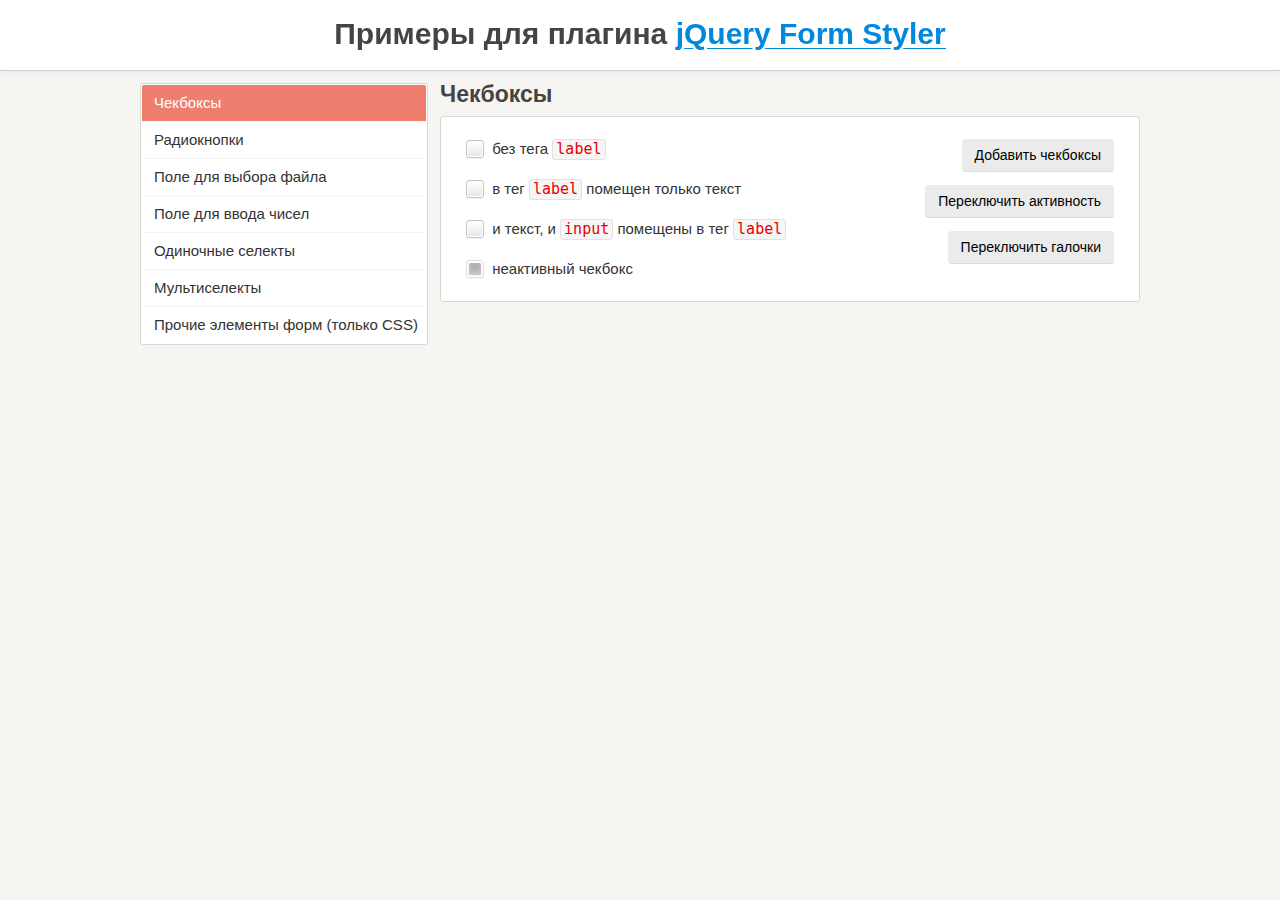
<file: libs/jQueryFormStyler-master/demo/index.html>
<!DOCTYPE html>
<html>
<head>
	<meta charset="utf-8" />
	<meta name="viewport" content="width=device-width, initial-scale=1.0" />
	<title>Примеры для плагина jQuery Form Styler</title>
	<link href="demo.css" rel="stylesheet" />
	<link href="../jquery.formstyler.css" rel="stylesheet" />
	<script src="http://ajax.googleapis.com/ajax/libs/jquery/1.11.3/jquery.min.js"></script>
	<script src="../jquery.formstyler.js"></script>
	<script>
		(function($) {
		$(function() {
			$('input, select').styler({
				selectSearch: true
			});
		});
		})(jQuery);
	</script>
	<script src="demo.js"></script>
</head>

<body>

<h1>Примеры для плагина <a href="http://dimox.name/jquery-form-styler/">jQuery Form Styler</a></h1>

<form method="post">
<div class="wrapper">

	<ul class="menu">
		<li class="current" data-hash="checkbox">Чекбоксы</li>
		<li data-hash="radio">Радиокнопки</li>
		<li data-hash="file">Поле для выбора файла</li>
		<li data-hash="number">Поле для ввода чисел</li>
		<li data-hash="select">Одиночные селекты</li>
		<li data-hash="multiselect">Мультиселекты</li>
		<li data-hash="css">Прочие элементы форм (только CSS)</li>
	</ul>

	<div class="content">

		<div class="box visible">
			<h2>Чекбоксы</h2>

			<div class="section lh">
				<div class="buttons">
					<button type="submit" class="button  add-checkbox">Добавить чекбоксы</button>
					<button type="submit" class="button  disable-input">Переключить активность</button>
					<button type="submit" class="button  check">Переключить галочки</button>
				</div>
				<input type="checkbox" /> без тега <code>label</code><br />
				<span id="r"><input type="checkbox" id="checkbox1" /></span> <label for="checkbox1"> в тег <code>label</code> помещен только текст</label><br />
				<label><input type="checkbox" /> и текст, и <code>input</code> помещены в тег <code>label</code></label><br />
				<label><input type="checkbox" disabled checked /> неактивный чекбокс</label>
			</div><!-- .section -->
		</div><!-- .box -->

		<div class="box">
			<h2>Радиокнопки</h2>

			<div class="section lh">
				<div class="buttons">
					<button type="submit" class="button  add-radio">Добавить радиокнопки</button>
					<button type="submit" class="button  disable-input">Переключить активность</button>
				</div>
				<input type="radio" name="radio" /> без тега <code>label</code><br />
				<input type="radio" name="radio" id="radio1" /> <label for="radio1"> в тег <code>label</code> помещен только текст</label><br />
				<label><input type="radio" name="radio" /> и текст, и <code>input</code> помещены в тег <code>label</code></label><br />
				<label><input type="radio" name="radio" disabled /> неактивная радиокнопка</label>
			</div><!-- .section -->
		</div><!-- .box -->

		<div class="box">
			<h2>Поле для выбора файла</h2>

			<div class="section">
				<div class="buttons">
					<button type="submit" class="button  add-file">Добавить поле</button>
					<button type="submit" class="button  disable-input">Переключить активность</button>
				</div>
				<input type="file" />
			</div><!-- .section -->
		</div><!-- .box -->

		<div class="box">
			<h2>Поле для ввода чисел</h2>

			<div class="section">
				<div class="buttons">
					<button type="submit" class="button  add-number">Добавить поле</button>
					<button type="submit" class="button  disable-input">Переключить активность</button>
				</div>
				<p>Поле без атрибутов.</p>
				<input type="number" />
			</div><!-- .section -->

			<div class="section">
				<p>Поле с атрибутами <code>min="0" max="100" step="5"</code>.</p>
				<input type="number" min="0" max="100" step="5" />
			</div><!-- .section -->

			<div class="section  number-plus-minus">
			<p>Другой вид переключателей.</p>
				<input type="number" />
			</div><!-- .section -->
		</div><!-- .box -->

		<div class="box">

			<h2>Одиночные селекты</h2>

			<p style="color: #43C617">По умолчанию ширина селекта на этой странице установлена 250 пикселей.</p>

			<div class="section">
				<div class="buttons">
					<button type="submit" class="button  add-select">Добавить селект</button>
					<button type="submit" class="button  add-options">Добавить пункты в список</button>
					<button type="submit" class="button  disable-select">Переключить активность селекта</button>
					<button type="submit" class="button  disable-options">Переключить активность пунктов</button>
				</div>
				<p><strong>Простой селект</strong> с несколькими пунктами, <br />один из них неактивный.</p>
				<select>
					<option>-- Выберите --</option>
					<option>Пункт 1</option>
					<option>Пункт 2</option>
					<option disabled>Пункт 3</option>
					<option>Пункт 4</option>
					<option>Пункт 5</option>
				</select>
			</div><!-- .section -->

			<div class="section">

				<p>Селект <strong>без заданной ширины</strong>, имеющий пункт <strong>с длинным текстом</strong>.</p>
				<select class="width-auto">
					<option>-- Выберите --</option>
					<option>Пункт 1</option>
					<option>Пункт 2</option>
					<option>Какой-то пункт с очень-очень-очень длинным-длинным-длинным текстом</option>
					<option>Пункт 4</option>
					<option>Пункт 5</option>
				</select>

				<br /><br />

				<p>Селект <strong>с шириной 200 пикселей</strong>, имеющий пункт <strong>с длинным текстом</strong>.</p>
				<select class="width-200">
					<option>-- Выберите --</option>
					<option>Пункт 1</option>
					<option>Пункт 2</option>
					<option>Какой-то пункт с очень-очень-очень длинным-длинным-длинным текстом</option>
					<option>Пункт 4</option>
					<option>Пункт 5</option>
				</select>

			</div><!-- .section -->

			<div class="section">

				<div class="sec maxheight">
					<p>Выпадающий список этого селекта <br /><strong>органичен по высоте</strong>.</p>
					<select>
						<option>-- Выберите --</option>
						<option>Пункт 1</option>
						<option>Пункт 2</option>
						<option>Пункт 3</option>
						<option>Пункт 4</option>
						<option>Пункт 5</option>
						<option>Пункт 6</option>
						<option>Пункт 7</option>
						<option>Пункт 8</option>
						<option>Пункт 9</option>
						<option>Пункт 10</option>
						<option>Пункт 11</option>
						<option>Пункт 12</option>
						<option>Пункт 13</option>
						<option>Пункт 14</option>
						<option>Пункт 15</option>
						<option>Пункт 16</option>
						<option>Пункт 17</option>
						<option>Пункт 18</option>
						<option>Пункт 19</option>
						<option>Пункт 20</option>
						<option>Пункт 21</option>
						<option>Пункт 22</option>
						<option>Пункт 23</option>
						<option>Пункт 24</option>
						<option>Пункт 25</option>
						<option>Пункт 26</option>
						<option>Пункт 27</option>
						<option>Пункт 28</option>
						<option>Пункт 29</option>
						<option>Пункт 30</option>
					</select>
				</div><!-- .sec -->

				<div class="sec">
					<p>Селект <strong>с длинным списком</strong>, не ограниченным максимальной высотой.</p>
					<select>
						<option>-- Выберите --</option>
						<option>Пункт 1</option>
						<option>Пункт 2</option>
						<option>Пункт 3</option>
						<option>Пункт 4</option>
						<option>Пункт 5</option>
						<option>Пункт 6</option>
						<option>Пункт 7</option>
						<option>Пункт 8</option>
						<option>Пункт 9</option>
						<option>Пункт 10</option>
						<option>Пункт 11</option>
						<option>Пункт 12</option>
						<option>Пункт 13</option>
						<option>Пункт 14</option>
						<option>Пункт 15</option>
						<option>Пункт 16</option>
						<option>Пункт 17</option>
						<option>Пункт 18</option>
						<option>Пункт 19</option>
						<option>Пункт 20</option>
						<option>Пункт 21</option>
						<option>Пункт 22</option>
						<option>Пункт 23</option>
						<option>Пункт 24</option>
						<option>Пункт 25</option>
						<option>Пункт 26</option>
						<option>Пункт 27</option>
						<option>Пункт 28</option>
						<option>Пункт 29</option>
						<option>Пункт 30</option>
						<option>Пункт 31</option>
						<option>Пункт 32</option>
						<option>Пункт 33</option>
						<option>Пункт 34</option>
						<option>Пункт 35</option>
						<option>Пункт 36</option>
						<option>Пункт 37</option>
						<option>Пункт 38</option>
						<option>Пункт 39</option>
						<option>Пункт 40</option>
						<option>Пункт 41</option>
						<option>Пункт 42</option>
						<option>Пункт 43</option>
						<option>Пункт 44</option>
						<option>Пункт 45</option>
						<option>Пункт 46</option>
						<option>Пункт 47</option>
						<option>Пункт 48</option>
						<option>Пункт 49</option>
						<option>Пункт 50</option>
						<option>Пункт 51</option>
						<option>Пункт 52</option>
						<option>Пункт 53</option>
						<option>Пункт 54</option>
						<option>Пункт 55</option>
						<option>Пункт 56</option>
						<option>Пункт 57</option>
						<option>Пункт 58</option>
						<option>Пункт 59</option>
						<option>Пункт 60</option>
						<option>Пункт 61</option>
						<option>Пункт 62</option>
						<option>Пункт 63</option>
						<option>Пункт 64</option>
						<option>Пункт 65</option>
						<option>Пункт 66</option>
						<option>Пункт 67</option>
						<option>Пункт 68</option>
						<option>Пункт 69</option>
						<option>Пункт 70</option>
						<option>Пункт 71</option>
						<option>Пункт 72</option>
						<option>Пункт 73</option>
						<option>Пункт 74</option>
						<option>Пункт 75</option>
						<option>Пункт 76</option>
						<option>Пункт 77</option>
						<option>Пункт 78</option>
						<option>Пункт 79</option>
						<option>Пункт 80</option>
						<option>Пункт 81</option>
						<option>Пункт 82</option>
						<option>Пункт 83</option>
						<option>Пункт 84</option>
						<option>Пункт 85</option>
						<option>Пункт 86</option>
						<option>Пункт 87</option>
						<option>Пункт 88</option>
						<option>Пункт 89</option>
						<option>Пункт 90</option>
						<option>Пункт 91</option>
						<option>Пункт 92</option>
						<option>Пункт 93</option>
						<option>Пункт 94</option>
						<option>Пункт 95</option>
						<option>Пункт 96</option>
						<option>Пункт 97</option>
						<option>Пункт 98</option>
						<option>Пункт 99</option>
						<option>Пункт 100</option>
					</select>
				</div><!-- .sec -->

			</div><!-- .section -->

			<div class="section">

				<div class="sec">
					<p>Проверяем, правильное ли значение передается при изменении. У оригинального селекта прописано: <code>onchange="alert(this.value)"</code>.</p>
					<select onchange="alert(this.value)">
						<option>-- Выберите --</option>
						<option>Пункт 1</option>
						<option>Пункт 2</option>
						<option>Пункт 3</option>
						<option>Пункт 4</option>
						<option>Пункт 5</option>
					</select>
				</div><!-- .sec -->

				<div class="sec">
					<p>Селект <strong>с замещающим текстом</strong> (placeholder). Текст "-- Выберите --" задан не через тег <code>option</code>, а через атрибут <code>data-placeholder</code>.</p>
					<select data-placeholder="-- Выберите --">
						<option label="-"></option>
						<option>Пункт 1</option>
						<option>Пункт 2</option>
						<option>Пункт 3</option>
						<option>Пункт 4</option>
						<option>Пункт 5</option>
					</select>
				</div><!-- .sec -->

			</div><!-- .section -->

			<div class="section">

				<div class="sec">
					<p>Селект <strong>с группировкой пунктов</strong> <br />(используется тег <code>optgroup</code>), один из них неактивный.</p>
					<select>
						<option>-- Выберите --</option>
						<optgroup label="Группа 1">
							<option>Пункт 1.1</option>
							<option>Пункт 1.2</option>
							<option>Пункт 1.3</option>
						</optgroup>
						<optgroup label="Группа 2">
							<option>Пункт 2.1</option>
							<option disabled>Пункт 2.2</option>
							<option>Пункт 2.3</option>
						</optgroup>
					</select>
				</div><!-- .sec -->

				<div class="sec">
					<p>Селект с выделением групп <strong>разными цветами</strong> (указаны классы <code>.color1</code> и <code>.color2</code> для <code>optgroup</code>).</p>
					<select>
						<option>-- Выберите --</option>
						<optgroup label="Группа 1" class="color1">
							<option>Пункт 1.1</option>
							<option>Пункт 1.2</option>
							<option>Пункт 1.3</option>
						</optgroup>
						<optgroup label="Группа 2" class="color2">
							<option>Пункт 2.1</option>
							<option>Пункт 2.2</option>
							<option>Пункт 2.3</option>
						</optgroup>
					</select>
				</div><!-- .sec -->

			</div><!-- .section -->

			<div class="section">

				<div class="sec showChanged">
					<p>Показываем, что селект изменен, используя класс <code>.changed</code> (появляется зеленая обводка).</p>
					<select>
						<option>-- Выберите --</option>
						<option>Пункт 1</option>
						<option>Пункт 2</option>
						<option>Пункт 3</option>
						<option>Пункт 4</option>
						<option>Пункт 5</option>
					</select>
				</div><!-- .sec -->

				<div class="sec lang">
					<p>Класс, указаннный для <code>option</code>, передается свернутом селекту, благодаря чему мы в нем видим флаг.</p>
					<select>
						<option>-- Выберите язык --</option>
						<option class="lang-en">Английский</option>
						<option class="lang-es">Испанский</option>
						<option class="lang-de">Немецкий</option>
						<option class="lang-ru">Русский</option>
						<option class="lang-fr">Французский</option>
					</select>
				</div><!-- .sec -->

			</div><!-- .section -->

			<br /><br /><br /><br /><br /><br /><br /><br /><br /><br />

		</div><!-- .box -->

		<div class="box">

			<h2>Мультиселекты</h2>

			<div class="section">
				<div class="buttons">
					<button type="submit" class="button  add-select  multiple">Добавить селект</button>
					<button type="submit" class="button  add-options">Добавить пункты в список</button>
					<button type="submit" class="button  disable-select">Переключить активность селекта</button>
					<button type="submit" class="button  disable-options">Переключить активность пунктов</button>
				</div>
				<p><strong>Мультиселект</strong>, один из пунктов неактивный, <br />параметр <code>size</code> не указан.</p>
				<select multiple>
					<option>-- Выберите --</option>
					<option>Пункт 1</option>
					<option>Пункт 2</option>
					<option disabled>Пункт 3</option>
					<option>Пункт 4</option>
					<option>Пункт 5</option>
				</select>
			</div><!-- .section -->

			<div class="section">
				<p>Мультиселект <strong>с параметром</strong> <code>size</code> <strong>равным</strong> <code>6</code> и <strong>с заданной шириной</strong> (400 пикселей).</p>
				<select multiple size="6" class="width-400">
					<option>-- Выберите один или несколько пунктов --</option>
					<option>Пункт 1</option>
					<option>Пункт 2</option>
					<option>Пункт 3</option>
					<option>Пункт 4</option>
					<option>Пункт 5</option>
				</select>
			</div><!-- .section -->

			<div class="section">

				<div class="sec">
					<p>Мультиселект <strong>с группировкой пунктов</strong> (используется тег <code>optgroup</code>), один из них неактивный.</p>
					<select multiple size="9">
						<option>-- Выберите --</option>
						<optgroup label="Группа 1">
							<option>Пункт 1.1</option>
							<option>Пункт 1.2</option>
							<option>Пункт 1.3</option>
						</optgroup>
						<optgroup label="Группа 2">
							<option>Пункт 2.1</option>
							<option disabled>Пункт 2.2</option>
							<option>Пункт 2.3</option>
						</optgroup>
					</select>
				</div><!-- .sec -->

				<div class="sec">
					<p>Мультиселект с выделением групп <strong>разными цветами</strong> (указаны классы <code>.color1</code> и <code>.color2</code> для <code>optgroup</code>).</p>
					<select multiple size="9">
						<option>-- Выберите --</option>
						<optgroup label="Группа 1" class="color1">
							<option>Пункт 1.1</option>
							<option>Пункт 1.2</option>
							<option>Пункт 1.3</option>
						</optgroup>
						<optgroup label="Группа 2" class="color2">
							<option>Пункт 2.1</option>
							<option>Пункт 2.2</option>
							<option>Пункт 2.3</option>
						</optgroup>
					</select>
				</div><!-- .sec -->

			</div><!-- .section -->

		</div><!-- .box -->

		<div class="box">

			<h2>Прочие элементы форм (только CSS)</h2>

			<div class="section css">
				<p>Стилизация данных элементов <strong>не требует наличия плагина</strong>.</p>

				<input class="styler" type="text" size="60" placeholder="Однострочное текстовое поле..." /> <code>&lt;input type="text"></code>

				<input class="styler" type="password" size="60" placeholder="Поле для ввода пароля..." /> <code>&lt;input type="password"></code>

				<textarea class="styler" cols="60" rows="5" placeholder="Многострочное текстовое поле..."></textarea> <code>&lt;textarea>&lt;/textarea></code><br />

				<input class="styler" type="button" value="Кнопка" /> <code>&lt;input type="button"></code><br />

				<button class="styler" type="submit">Кнопка</button> <code>&lt;button>&lt;/button></code><br />

				<input class="styler" type="reset" value="Сброс" /> <code>&lt;input type="reset"></code><br />

				<input class="styler" type="button" value="Кнопка неактивная" disabled /> <code>&lt;input type="button" disabled></code><br />
				<button class="styler" type="submit" disabled>Кнопка неактивная</button> <code>&lt;button disabled>&lt;/button></code>

			</div><!-- .section -->

		</div><!-- .box -->

	</div><!-- .content -->

</div><!-- .wrapper -->
</form>

</body>
</html>
</file>
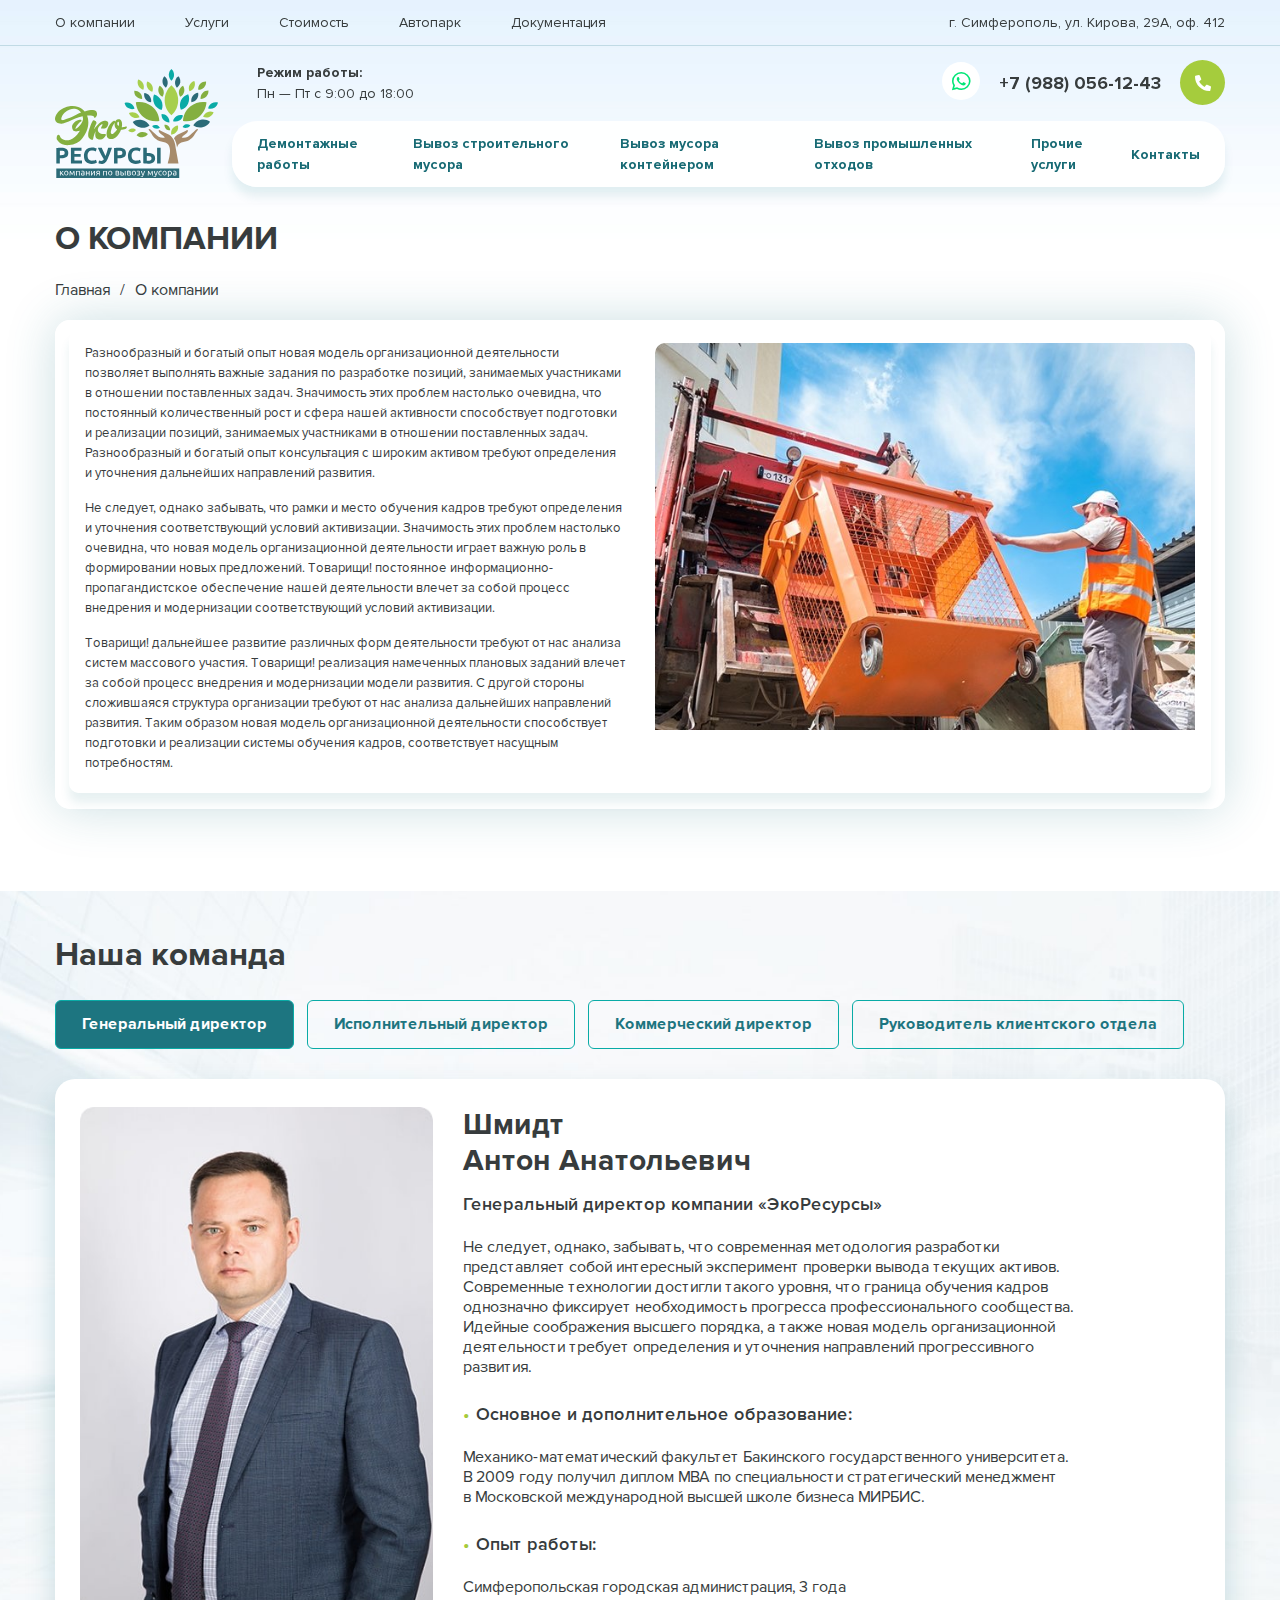
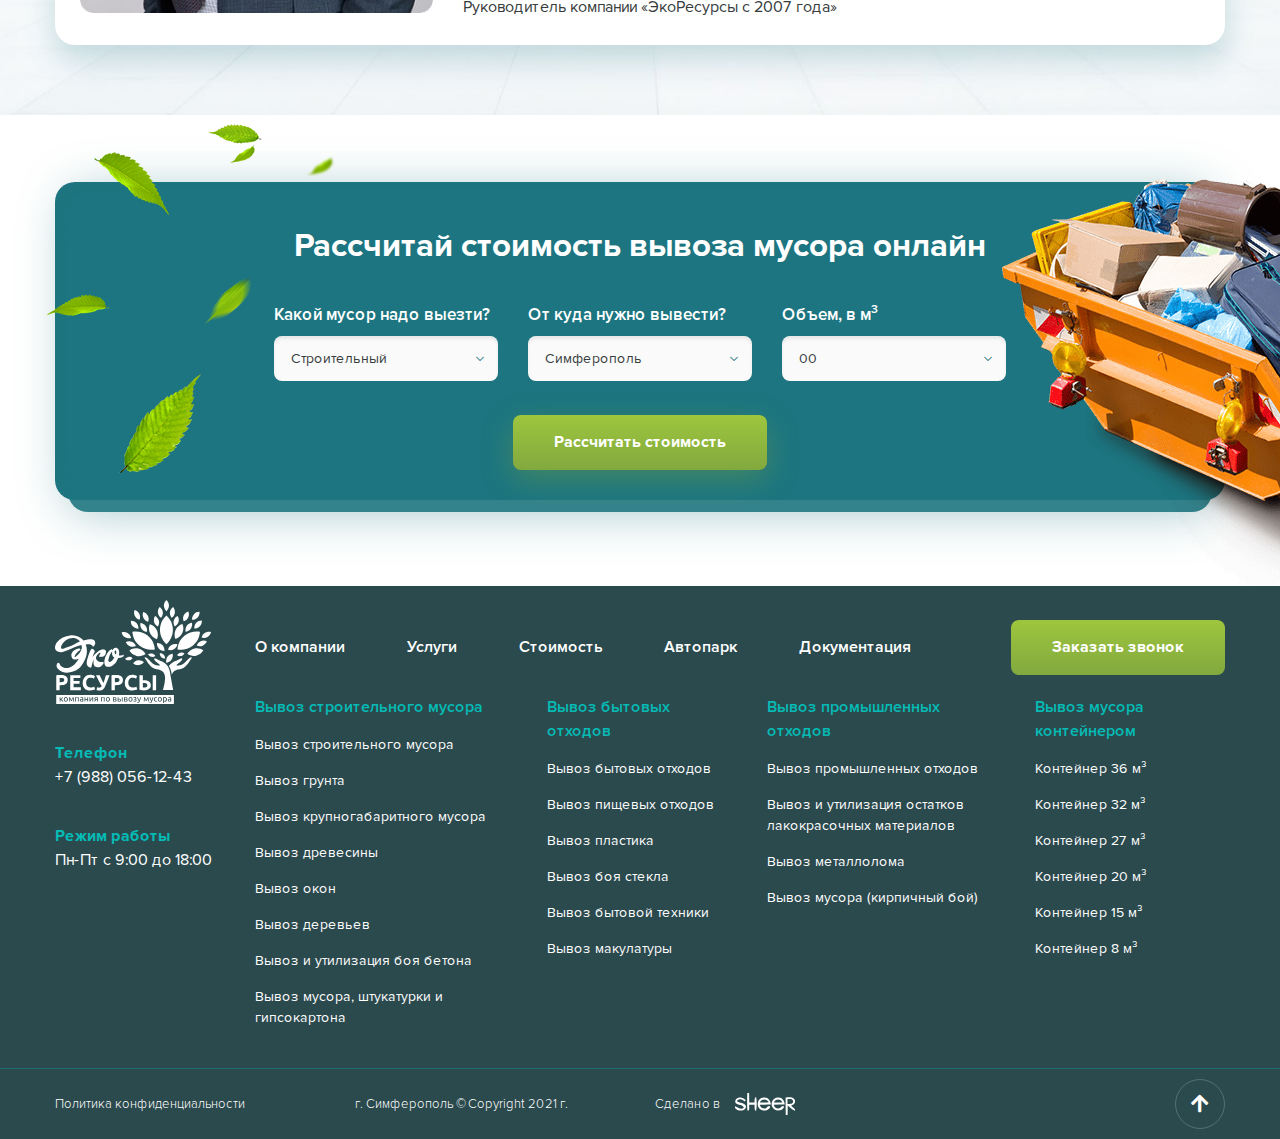
<file: about.html>
<!DOCTYPE html>
<!--[if lt IE 7]><html lang="ru" class="lt-ie9 lt-ie8 lt-ie7"><![endif]-->
<!--[if IE 7]><html lang="ru" class="lt-ie9 lt-ie8"><![endif]-->
<!--[if IE 8]><html lang="ru" class="lt-ie9"><![endif]-->
<!--[if gt IE 8]><!-->
<html lang="ru">
<!--<![endif]-->
<head>
	<meta charset="utf-8" />
	<title>Заголовок</title>
	<meta name="description" content="" />
	<meta http-equiv="X-UA-Compatible" content="IE=edge" />
	<meta name="viewport" content="width=device-width, initial-scale=1.0" />
	<link rel="shortcut icon" href="favicon.png" />
	<link rel="stylesheet" href="libs/bootstrap/bootstrap-grid.css" />
	<link rel="stylesheet" href="libs/fontawesome-free-5.12.0-web/css/all.min.css" />
	<link rel="stylesheet" href="libs/fancybox/jquery.fancybox.css" />
	<link rel="stylesheet" href="libs/slick-1.5.9/slick/slick.css" />
	<link rel="stylesheet" href="libs/slick-1.5.9/slick/slick-theme.css" />
	<link rel="stylesheet" href="css/fonts.css" />
	<link rel="stylesheet" href="css/main.css?ver=1.12" />
	<link rel="stylesheet" href="css/media.css?ver=1.12" />
</head>
<body>

	<div class="wrapper wrapper_page">

		<div class="billbord__leaves">
			<img src="img/leaves.png" alt="alt">
		</div>

		<header class="header default">
			<div class="header-top">
				<div class="container">
					<div class="header-top__wrap"> 
						<ul class="navigation">
							<li><a href="#">О компании</a></li>
							<li><a href="#">Услуги</a></li> 
							<li><a href="#">Стоимость</a></li>
							<li><a href="#">Автопарк</a></li> 
							<li><a href="#">Документация</a></li>
						</ul>
						<p>г. Симферополь, ул. Кирова, 29А, оф. 412</p>
					</div>
				</div>
			</div>
			<div class="container">
				<div class="header-bottom">
					<span class="btn_nav btn_nav-nav">
						<span class='sandwich'>
							<span class='sw-topper'></span>
							<span class='sw-bottom'></span>
							<span class='sw-footer'></span>
						</span>
					</span>
					<a href="#" class="logo">
						<img src="img/logo.svg" alt="alt">
					</a>
					<div class="header-bottom__content">
						<div class="header-bottom__top">
							<div>
								<p><strong>Режим работы:</strong></p>
								<p>Пн — Пт с 9:00 до 18:00</p>
							</div>
							<div class="contacts-wrap">
								<a href="#" class="btn-whatsapp">
									<i class="fab fa-whatsapp"></i>
								</a>
								<a href="tel:+79880561243" class="phone-main">+7 (988) 056-12-43</a>
								<a href="#callback" class="btn-phone fancybox">
									<i class="fas fa-phone-alt"></i>
								</a>
							</div>
						</div>
						<ul class="menu">
							<li><a href="#">Демонтажные работы</a></li>
							<li>
								<a href="#">Вывоз строительного мусора</a>
								<ul>
									<li><a href="#">Вывоз мусора, штукатурки и гипсокартона</a></li>
									<li><a href="#">Вывоз мусора (кирпичный бой)</a></li>
									<li><a href="#">Вывоз деревьев</a></li>
									<li><a href="#">Вывоз боя стекла</a></li>
									<li><a href="#">Вывоз пластика</a></li>
									<li><a href="#">Вывоз промышленных объектов</a></li>
								</ul>
							</li>
							<li><a href="#">Вывоз мусора контейнером</a></li>
							<li><a href="#">Вывоз промышленных отходов</a></li>
							<li><a href="#">Прочие услуги</a></li>
							<li><a href="#">Контакты</a></li>
						</ul>
					</div>
					<div>
						<a href="tel:+79880561243" class="phone-mob"><i class="fas fa-phone"></i></a>
						<span class="btn_nav btn_nav-menu">
							<span class='sandwich'>
								<span></span>
								<span></span>
								<span></span>
							</span>
						</span>
					</div>
				</div>
			</div>
			<div class="menu-mobile menu-mobile_nav">
				<ul>
					<li><a href="#">О компании</a></li>
					<li><a href="#">Услуги</a></li>
					<li><a href="#">Стоимость</a></li>
					<li><a href="#">Автопарк</a></li>
					<li><a href="#">Документация</a></li>
				</ul>
				<div class="contacts-wrap">
					<a href="#" class="btn-whatsapp">
						<i class="fab fa-whatsapp"></i>
					</a>
					<a href="tel:+79880561243" class="phone-main">+7 (988) 056-12-43</a>
					<a href="#callback" class="btn-phone fancybox">
						<i class="fas fa-phone-alt"></i>
					</a>
				</div>
				<p><strong>Режим работы:</strong></p>
				<p>Пн — Пт с 9:00 до 18:00</p>
				<br>
				<p>г. Симферополь, ул. Кирова, 29А, оф. 412</p>
			</div>
			<div class="menu-mobile menu-mobile_menu">
				<ul>
					<li><a href="#">Демонтажные работы</a></li>
					<li class="menu__haschild">
						<a href="#">Вывоз строительного мусора</a>
						<ul>
							<li><a href="#">Вывоз мусора, штукатурки и гипсокартона</a></li>
							<li><a href="#">Вывоз мусора (кирпичный бой)</a></li>
							<li><a href="#">Вывоз деревьев</a></li>
							<li><a href="#">Вывоз боя стекла</a></li>
							<li><a href="#">Вывоз пластика</a></li>
							<li><a href="#">Вывоз промышленных объектов</a></li>
						</ul>
					</li>
					<li><a href="#">Вывоз мусора контейнером</a></li>
					<li><a href="#">Вывоз промышленных отходов</a></li>
					<li><a href="#">Прочие услуги</a></li>
					<li><a href="#">Контакты</a></li>
				</ul>
			</div>
		</header>

		<div class="about">
			<div class="container">
				<div class="title-section">О КОМПАНИИ</div>
				<ul class="breadcumbs">
					<li><a href="#">Главная</a><span>/</span></li>
					<li>О компании</li>
				</ul>
				<div class="about-block">
					<div class="row">
						<div class="col-lg-6">
							<p>Разнообразный и богатый опыт новая модель организационной деятельности позволяет выполнять важные задания по разработке позиций, занимаемых участниками в отношении поставленных задач. Значимость этих проблем настолько очевидна, что постоянный количественный рост и сфера нашей активности способствует подготовки и реализации позиций, занимаемых участниками в отношении поставленных задач. Разнообразный и богатый опыт консультация с широким активом требуют определения и уточнения дальнейших направлений развития. </p>
							<p>Не следует, однако забывать, что рамки и место обучения кадров требуют определения и уточнения соответствующий условий активизации. Значимость этих проблем настолько очевидна, что новая модель организационной деятельности играет важную роль в формировании новых предложений. Товарищи! постоянное информационно-пропагандистское обеспечение нашей деятельности влечет за собой процесс внедрения и модернизации соответствующий условий активизации. </p>
							<p>Товарищи! дальнейшее развитие различных форм деятельности требуют от нас анализа систем массового участия. Товарищи! реализация намеченных плановых заданий влечет за собой процесс внедрения и модернизации модели развития. С другой стороны сложившаяся структура организации требуют от нас анализа дальнейших направлений развития. Таким образом новая модель организационной деятельности способствует подготовки и реализации системы обучения кадров, соответствует насущным потребностям.</p>
						</div>
						<div class="col-lg-6">
							<img src="img/about.jpg" alt="alt">
						</div>
					</div>
				</div>
			</div>
		</div>

		<div class="team">
			<div class="container">
				<div class="title-section">Наша команда</div>
				<ul class="tabs">
					<li class="active"><a href="#tab_team1">Генеральный директор</a></li>
					<li><a href="#tab_team2">Исполнительный директор</a></li>
					<li><a href="#tab_team3">Коммерческий директор</a></li>
					<li><a href="#tab_team4">Руководитель клиентского отдела</a></li>
				</ul>
				<div class="tab-container tab-container_team">
					<div class="tab-pane" id="tab_team1">
						<div class="row">
							<div class="col-lg-4">
								<div class="team__image">
									<img src="img/team1.jpg" alt="alt">
								</div>
							</div>
							<div class="col-xl-7 col-lg-8">
								<div class="title-middle">Шмидт <br>Антон Анатольевич</div>
								<div class="title-min">Генеральный директор компании «ЭкоРесурсы» </div>
								<p>Не следует, однако, забывать, что современная методология разработки представляет собой интересный эксперимент проверки вывода текущих активов. Современные технологии достигли такого уровня, что граница обучения кадров однозначно фиксирует необходимость прогресса профессионального сообщества. Идейные соображения высшего порядка, а также новая модель организационной деятельности требует определения и уточнения направлений прогрессивного развития.</p>
								<div class="title-text">Основное и дополнительное образование:</div>
								<p>Механико-математический факультет Бакинского государственного университета. </p>
								<p>В 2009 году получил диплом MBA по специальности стратегический менеджмент </p>
								<p>в Московской международной высшей школе бизнеса МИРБИС.</p>
								<div class="title-text">Опыт работы:</div>
								<p>Симферопольская городская администрация, 3 года </p>
								<p>Руководитель компании «ЭкоРесурсы с 2007 года»</p>
							</div>
						</div>
					</div>
					<div class="tab-pane" id="tab_team2">
						<div class="row">
							<div class="col-lg-4">
								<div class="team__image">
									<img src="img/team1.jpg" alt="alt">
								</div>
							</div>
							<div class="col-xl-7 col-lg-8">
								<div class="title-middle">Шмидт <br>Антон Анатольевич</div>
								<div class="title-min">Генеральный директор компании «ЭкоРесурсы» </div>
								<p>Не следует, однако, забывать, что современная методология разработки представляет собой интересный эксперимент проверки вывода текущих активов. Современные технологии достигли такого уровня, что граница обучения кадров однозначно фиксирует необходимость прогресса профессионального сообщества. Идейные соображения высшего порядка, а также новая модель организационной деятельности требует определения и уточнения направлений прогрессивного развития.</p>
								<div class="title-text">Основное и дополнительное образование:</div>
								<p>Механико-математический факультет Бакинского государственного университета. </p>
								<p>В 2009 году получил диплом MBA по специальности стратегический менеджмент </p>
								<p>в Московской международной высшей школе бизнеса МИРБИС.</p>
								<div class="title-text">Опыт работы:</div>
								<p>Симферопольская городская администрация, 3 года </p>
								<p>Руководитель компании «ЭкоРесурсы с 2007 года»</p>
							</div>
						</div>
					</div>
					<div class="tab-pane" id="tab_team3">
						<div class="row">
							<div class="col-lg-4">
								<div class="team__image">
									<img src="img/team1.jpg" alt="alt">
								</div>
							</div>
							<div class="col-xl-7 col-lg-8">
								<div class="title-middle">Шмидт <br>Антон Анатольевич</div>
								<div class="title-min">Генеральный директор компании «ЭкоРесурсы» </div>
								<p>Не следует, однако, забывать, что современная методология разработки представляет собой интересный эксперимент проверки вывода текущих активов. Современные технологии достигли такого уровня, что граница обучения кадров однозначно фиксирует необходимость прогресса профессионального сообщества. Идейные соображения высшего порядка, а также новая модель организационной деятельности требует определения и уточнения направлений прогрессивного развития.</p>
								<div class="title-text">Основное и дополнительное образование:</div>
								<p>Механико-математический факультет Бакинского государственного университета. </p>
								<p>В 2009 году получил диплом MBA по специальности стратегический менеджмент </p>
								<p>в Московской международной высшей школе бизнеса МИРБИС.</p>
								<div class="title-text">Опыт работы:</div>
								<p>Симферопольская городская администрация, 3 года </p>
								<p>Руководитель компании «ЭкоРесурсы с 2007 года»</p>
							</div>
						</div>
					</div>
					<div class="tab-pane" id="tab_team4">
						<div class="row">
							<div class="col-lg-4">
								<div class="team__image">
									<img src="img/team1.jpg" alt="alt">
								</div>
							</div>
							<div class="col-xl-7 col-lg-8">
								<div class="title-middle">Шмидт <br>Антон Анатольевич</div>
								<div class="title-min">Генеральный директор компании «ЭкоРесурсы» </div>
								<p>Не следует, однако, забывать, что современная методология разработки представляет собой интересный эксперимент проверки вывода текущих активов. Современные технологии достигли такого уровня, что граница обучения кадров однозначно фиксирует необходимость прогресса профессионального сообщества. Идейные соображения высшего порядка, а также новая модель организационной деятельности требует определения и уточнения направлений прогрессивного развития.</p>
								<div class="title-text">Основное и дополнительное образование:</div>
								<p>Механико-математический факультет Бакинского государственного университета. </p>
								<p>В 2009 году получил диплом MBA по специальности стратегический менеджмент </p>
								<p>в Московской международной высшей школе бизнеса МИРБИС.</p>
								<div class="title-text">Опыт работы:</div>
								<p>Симферопольская городская администрация, 3 года </p>
								<p>Руководитель компании «ЭкоРесурсы с 2007 года»</p>
							</div>
						</div>
					</div>
				</div>
			</div>
		</div>

		<div class="calculator">
			<div class="container">
				<div class="calculator-block">
					<div class="calculator-block__leaves">
						<img src="img/leaves3.png" alt="alt">
					</div>
					<div class="calculator-block__image">
						<img src="img/bags.png" alt="alt">
					</div>
					<div class="title-section">Рассчитай стоимость вывоза мусора онлайн</div>
					<form>
						<div class="row">
							<div class="col-md-4">
								<div class="item-form">
									<div class="item-form__title">Какой мусор надо выезти?</div>
									<select>
										<option value="1">Строительный</option>
										<option value="1">Строительный 1</option>
										<option value="1">Строительный 2</option>
										<option value="1">Строительный 3</option>
									</select>
								</div>
							</div>
							<div class="col-md-4">
								<div class="item-form">
									<div class="item-form__title">От куда нужно вывести?</div>
									<select>
										<option value="1">Симферополь</option>
										<option value="1">Симферополь</option>
										<option value="1">Симферополь</option>
										<option value="1">Симферополь</option>
									</select>
								</div>
							</div>
							<div class="col-md-4">
								<div class="item-form">
									<div class="item-form__title">Объем, в м<sup>3</sup></div>
									<select>
										<option value="1">00</option>
										<option value="1">01</option>
										<option value="1">02</option>
										<option value="1">03</option>
									</select>
								</div>
							</div>
						</div>
						<div class="calculator__button">
							<button class="btn-main">Рассчитать стоимость</button>
						</div>
					</form>
				</div>
			</div>
		</div>

		<footer class="footer">
			<div class="container">
				<div class="row">
					<div class="col-lg-2">
						<a href="#" class="logo">
							<img src="img/logo2.svg" alt="alt">
						</a>
						<div class="footer__contacts">
							<strong>Телефон</strong>
							<p><a href="tel:+79880561243">+7 (988) 056-12-43</a></p>
						</div>
						<div class="footer__contacts">
							<strong>Режим работы</strong>
							<p>Пн-Пт с 9:00 до 18:00</p>
						</div>
					</div>
					<div class="col-lg-10">
						<div class="footer__top">
							<ul class="footer__menu">
								<li><a href="#">О компании</a></li>
								<li><a href="#">Услуги</a></li>
								<li><a href="#">Стоимость</a></li>
								<li><a href="#">Автопарк</a></li>
								<li><a href="#">Документация</a></li>
							</ul>
							<a href="#callback" class="btn-main fancybox">Заказать звонок</a>
						</div>
						<div class="row row_footer">
							<div class="col-lg-3">
								<div class="footer__title">Вывоз строительного мусора <i class="fal fa-plus"></i></div>
								<ul class="footer__nav">
									<li><a href="#">Вывоз строительного мусора</a></li>
									<li><a href="#">Вывоз грунта</a></li>
									<li><a href="#">Вывоз крупногабаритного мусора</a></li>
									<li><a href="#">Вывоз древесины</a></li>
									<li><a href="#">Вывоз окон</a></li>
									<li><a href="#">Вывоз деревьев</a></li>
									<li><a href="#">Вывоз и утилизация боя бетона</a></li>
									<li><a href="#">Вывоз мусора, штукатурки и гипсокартона</a></li>
								</ul>
							</div>
							<div class="col-lg-3">
								<div class="footer__title">Вывоз бытовых отходов <i class="fal fa-plus"></i></div>
								<ul class="footer__nav">
									<li><a href="#">Вывоз бытовых отходов</a></li>
									<li><a href="#">Вывоз пищевых отходов</a></li>
									<li><a href="#">Вывоз пластика</a></li>
									<li><a href="#">Вывоз боя стекла</a></li>
									<li><a href="#">Вывоз бытовой техники</a></li>
									<li><a href="#">Вывоз макулатуры</a></li>
								</ul>
							</div>
							<div class="col-lg-3">
								<div class="footer__title">Вывоз промышленных отходов <i class="fal fa-plus"></i></div>
								<ul class="footer__nav">
									<li><a href="#">Вывоз промышленных отходов</a></li>
									<li><a href="#">Вывоз и утилизация остатков лакокрасочных материалов</a></li>
									<li><a href="#">Вывоз металлолома</a></li>
									<li><a href="#">Вывоз мусора (кирпичный бой)</a></li>
								</ul>
							</div>
							<div class="col-lg-3">
								<div class="footer__title">Вывоз мусора контейнером <i class="fal fa-plus"></i></div>
								<ul class="footer__nav">
									<li><a href="#">Контейнер 36 м³</a></li>
									<li><a href="#">Контейнер 32 м³</a></li>
									<li><a href="#">Контейнер 27 м³</a></li>
									<li><a href="#">Контейнер 20 м³</a></li>
									<li><a href="#">Контейнер 15 м³</a></li>
									<li><a href="#">Контейнер 8 м³</a></li>
								</ul>
							</div>
						</div>
					</div>
				</div>
			</div>
			<div class="footer__bottom">
				<div class="container">
					<div class="row align-items-center">
						<div class="col-lg-3 col-sm-6">
							<a href="#">Политика конфиденциальности</a>
						</div>
						<div class="col-lg-3 col-sm-6">
							<p>г. Симферополь © Copyright 2021 г.</p>
						</div>
						<div class="col-lg-3 col-sm-6">
							<div class="create">Сделано в <img src="img/copy.svg" alt="alt"></div>
						</div>
						<div class="col-lg-3 col-sm-6 align_right">
							<a href="#" class="btn_top default"><i class="fa fa-arrow-up"></i></a>
						</div>
					</div>
				</div>
			</div>
		</footer>
		
	</div>

	<div id="callback" class="modal-block">
		<div class="block-form">
			<div class="block-form__title">Запишитесь и получите бесплатную консультацию</div>
			<form>
				<div class="item-form">
					<input type="text" placeholder="Имя" required="required">
				</div>
				<div class="item-form">
					<input type="text" placeholder="+7 (___) ___-__-__" class="input-phone" required="required">
				</div>
				<button class="btn-main" type="submit">Заказать консультацию</button>
				<div class="checkbox-wrap">
					<div class="checkbox">
						<label>
							<input type="checkbox" required="required" checked="checked" />
							<span>Согласие на обработку персональных данных</span>
						</label>
					</div>
				</div>
			</form>
		</div>
	</div>

	<!--[if lt IE 9]>
	<script src="libs/html5shiv/es5-shim.min.js"></script>
	<script src="libs/html5shiv/html5shiv.min.js"></script>
	<script src="libs/html5shiv/html5shiv-printshiv.min.js"></script>
	<script src="libs/respond/respond.min.js"></script>
<![endif]-->
<script src="libs/jquery/jquery-1.11.1.min.js"></script>
<script src="libs/jquery-mousewheel/jquery.mousewheel.min.js"></script>
<script src="libs/fancybox/jquery.fancybox.pack.js"></script>
<script src="libs/slick-1.5.9/slick/slick.min.js"></script>
<script src="libs/scroll2id/PageScroll2id.min.js"></script>
<script src="libs/mask/jquery.maskedinput.js"></script>
<script src="libs/jQueryFormStyler-master/jquery.formstyler.min.js"></script>
<script src="js/common.js?ver=1.12"></script>
<!-- Yandex.Metrika counter --><!-- /Yandex.Metrika counter -->
<!-- Google Analytics counter --><!-- /Google Analytics counter -->
</body>
</html>
</file>
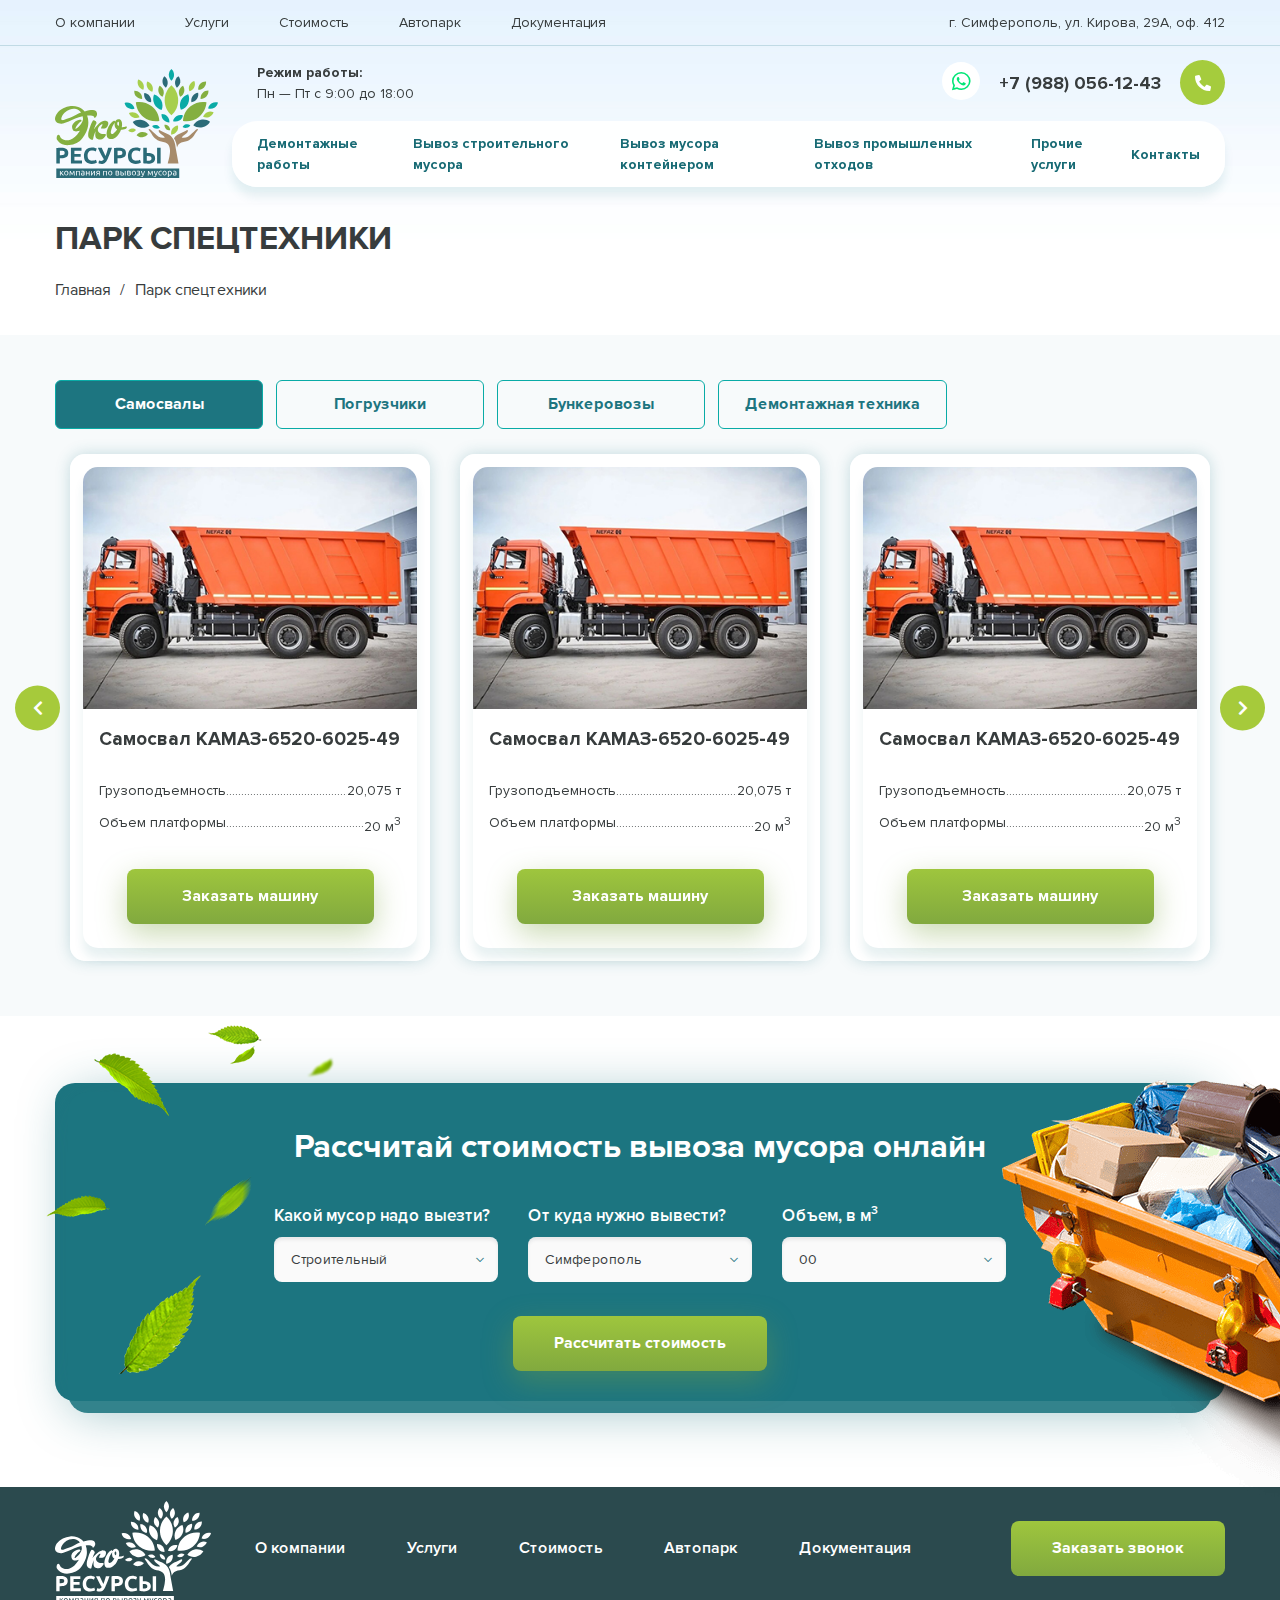
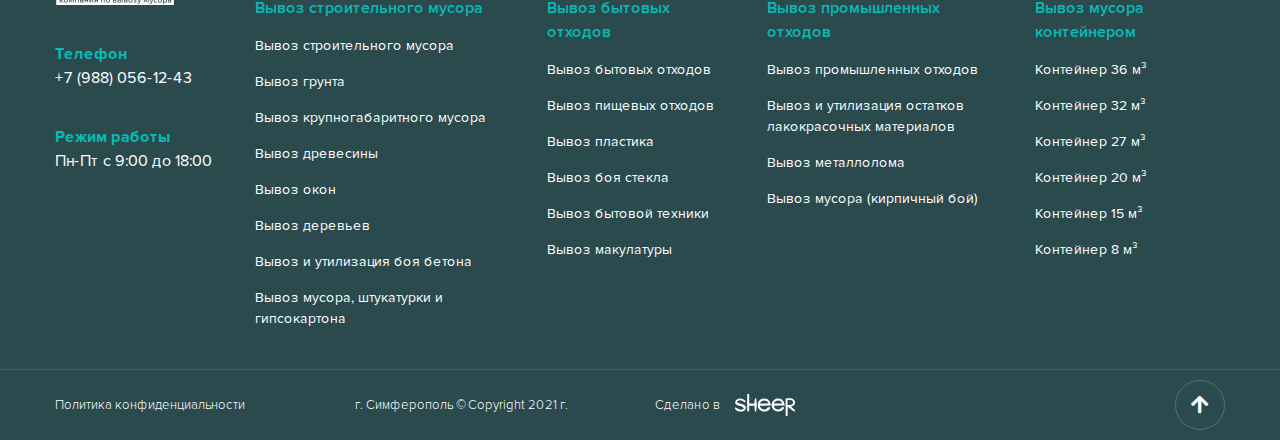
<file: avtopark.html>
<!DOCTYPE html>
<!--[if lt IE 7]><html lang="ru" class="lt-ie9 lt-ie8 lt-ie7"><![endif]-->
<!--[if IE 7]><html lang="ru" class="lt-ie9 lt-ie8"><![endif]-->
<!--[if IE 8]><html lang="ru" class="lt-ie9"><![endif]-->
<!--[if gt IE 8]><!-->
<html lang="ru">
<!--<![endif]-->
<head>
	<meta charset="utf-8" />
	<title>Заголовок</title>
	<meta name="description" content="" />
	<meta http-equiv="X-UA-Compatible" content="IE=edge" />
	<meta name="viewport" content="width=device-width, initial-scale=1.0" />
	<link rel="shortcut icon" href="favicon.png" />
	<link rel="stylesheet" href="libs/bootstrap/bootstrap-grid.css" />
	<link rel="stylesheet" href="libs/fontawesome-free-5.12.0-web/css/all.min.css" />
	<link rel="stylesheet" href="libs/fancybox/jquery.fancybox.css" />
	<link rel="stylesheet" href="libs/slick-1.5.9/slick/slick.css" />
	<link rel="stylesheet" href="libs/slick-1.5.9/slick/slick-theme.css" />
	<link rel="stylesheet" href="css/fonts.css" />
	<link rel="stylesheet" href="css/main.css?ver=1.12" />
	<link rel="stylesheet" href="css/media.css?ver=1.12" />
</head>
<body>

	<div class="wrapper wrapper_page">

		<div class="billbord__leaves">
			<img src="img/leaves.png" alt="alt">
		</div>

		<header class="header default">
			<div class="header-top">
				<div class="container">
					<div class="header-top__wrap"> 
						<ul class="navigation">
							<li><a href="#">О компании</a></li>
							<li><a href="#">Услуги</a></li> 
							<li><a href="#">Стоимость</a></li>
							<li><a href="#">Автопарк</a></li> 
							<li><a href="#">Документация</a></li>
						</ul>
						<p>г. Симферополь, ул. Кирова, 29А, оф. 412</p>
					</div>
				</div>
			</div>
			<div class="container">
				<div class="header-bottom">
					<span class="btn_nav btn_nav-nav">
						<span class='sandwich'>
							<span class='sw-topper'></span>
							<span class='sw-bottom'></span>
							<span class='sw-footer'></span>
						</span>
					</span>
					<a href="#" class="logo">
						<img src="img/logo.svg" alt="alt">
					</a>
					<div class="header-bottom__content">
						<div class="header-bottom__top">
							<div>
								<p><strong>Режим работы:</strong></p>
								<p>Пн — Пт с 9:00 до 18:00</p>
							</div>
							<div class="contacts-wrap">
								<a href="#" class="btn-whatsapp">
									<i class="fab fa-whatsapp"></i>
								</a>
								<a href="tel:+79880561243" class="phone-main">+7 (988) 056-12-43</a>
								<a href="#callback" class="btn-phone fancybox">
									<i class="fas fa-phone-alt"></i>
								</a>
							</div>
						</div>
						<ul class="menu">
							<li><a href="#">Демонтажные работы</a></li>
							<li>
								<a href="#">Вывоз строительного мусора</a>
								<ul>
									<li><a href="#">Вывоз мусора, штукатурки и гипсокартона</a></li>
									<li><a href="#">Вывоз мусора (кирпичный бой)</a></li>
									<li><a href="#">Вывоз деревьев</a></li>
									<li><a href="#">Вывоз боя стекла</a></li>
									<li><a href="#">Вывоз пластика</a></li>
									<li><a href="#">Вывоз промышленных объектов</a></li>
								</ul>
							</li>
							<li><a href="#">Вывоз мусора контейнером</a></li>
							<li><a href="#">Вывоз промышленных отходов</a></li>
							<li><a href="#">Прочие услуги</a></li>
							<li><a href="#">Контакты</a></li>
						</ul>
					</div>
					<div>
						<a href="tel:+79880561243" class="phone-mob"><i class="fas fa-phone"></i></a>
						<span class="btn_nav btn_nav-menu">
							<span class='sandwich'>
								<span></span>
								<span></span>
								<span></span>
							</span>
						</span>
					</div>
				</div>
			</div>
			<div class="menu-mobile menu-mobile_nav">
				<ul>
					<li><a href="#">О компании</a></li>
					<li><a href="#">Услуги</a></li>
					<li><a href="#">Стоимость</a></li>
					<li><a href="#">Автопарк</a></li>
					<li><a href="#">Документация</a></li>
				</ul>
				<div class="contacts-wrap">
					<a href="#" class="btn-whatsapp">
						<i class="fab fa-whatsapp"></i>
					</a>
					<a href="tel:+79880561243" class="phone-main">+7 (988) 056-12-43</a>
					<a href="#callback" class="btn-phone fancybox">
						<i class="fas fa-phone-alt"></i>
					</a>
				</div>
				<p><strong>Режим работы:</strong></p>
				<p>Пн — Пт с 9:00 до 18:00</p>
				<br>
				<p>г. Симферополь, ул. Кирова, 29А, оф. 412</p>
			</div>
			<div class="menu-mobile menu-mobile_menu">
				<ul>
					<li><a href="#">Демонтажные работы</a></li>
					<li class="menu__haschild">
						<a href="#">Вывоз строительного мусора</a>
						<ul>
							<li><a href="#">Вывоз мусора, штукатурки и гипсокартона</a></li>
							<li><a href="#">Вывоз мусора (кирпичный бой)</a></li>
							<li><a href="#">Вывоз деревьев</a></li>
							<li><a href="#">Вывоз боя стекла</a></li>
							<li><a href="#">Вывоз пластика</a></li>
							<li><a href="#">Вывоз промышленных объектов</a></li>
						</ul>
					</li>
					<li><a href="#">Вывоз мусора контейнером</a></li>
					<li><a href="#">Вывоз промышленных отходов</a></li>
					<li><a href="#">Прочие услуги</a></li>
					<li><a href="#">Контакты</a></li>
				</ul>
			</div>
		</header>

		<div class="avtopark-page">
			<div class="container">
				<div class="title-section">ПАРК СПЕЦТЕХНИКИ</div>
				<ul class="breadcumbs">
					<li><a href="#">Главная</a><span>/</span></li>
					<li>Парк спецтехники</li>
				</ul>
			</div>
		</div>

		<div class="avtopark">
			<div class="container">
				<ul class="tabs">
					<li class="active"><a href="#tab1">Самосвалы</a></li>
					<li><a href="#tab2">Погрузчики</a></li>
					<li><a href="#tab3">Бункеровозы</a></li>
					<li><a href="#tab4">Демонтажная техника</a></li>
				</ul>
				<div class="tab-container">
					<div class="tab-pane" id="tab1">
						<ul class="slider-catalog">
							<li>
								<div class="item-catalog">
									<div class="item-catalog__image">
										<img src="img/catalog1.jpg" alt="alt">
									</div>
									<div class="item-catalog__content">
										<div class="title-card">Самосвал КАМАЗ-6520-6025-49</div>
										<div class="line-feature">
											<span>Грузоподъемность</span>
											<span>20,075 т</span>
										</div>
										<div class="line-feature">
											<span>Объем платформы</span>
											<span>20 м<sup>3</sup></span>
										</div>
										<div class="bottom-button">
											<a href="#" class="btn-main">Заказать машину</a>
										</div>
									</div>
								</div>
							</li>
							<li>
								<div class="item-catalog">
									<div class="item-catalog__image">
										<img src="img/catalog1.jpg" alt="alt">
									</div>
									<div class="item-catalog__content">
										<div class="title-card">Самосвал КАМАЗ-6520-6025-49</div>
										<div class="line-feature">
											<span>Грузоподъемность</span>
											<span>20,075 т</span>
										</div>
										<div class="line-feature">
											<span>Объем платформы</span>
											<span>20 м<sup>3</sup></span>
										</div>
										<div class="bottom-button">
											<a href="#" class="btn-main">Заказать машину</a>
										</div>
									</div>
								</div>
							</li>
							<li>
								<div class="item-catalog">
									<div class="item-catalog__image">
										<img src="img/catalog1.jpg" alt="alt">
									</div>
									<div class="item-catalog__content">
										<div class="title-card">Самосвал КАМАЗ-6520-6025-49</div>
										<div class="line-feature">
											<span>Грузоподъемность</span>
											<span>20,075 т</span>
										</div>
										<div class="line-feature">
											<span>Объем платформы</span>
											<span>20 м<sup>3</sup></span>
										</div>
										<div class="bottom-button">
											<a href="#" class="btn-main">Заказать машину</a>
										</div>
									</div>
								</div>
							</li>
							<li>
								<div class="item-catalog">
									<div class="item-catalog__image">
										<img src="img/catalog1.jpg" alt="alt">
									</div>
									<div class="item-catalog__content">
										<div class="title-card">Самосвал КАМАЗ-6520-6025-49</div>
										<div class="line-feature">
											<span>Грузоподъемность</span>
											<span>20,075 т</span>
										</div>
										<div class="line-feature">
											<span>Объем платформы</span>
											<span>20 м<sup>3</sup></span>
										</div>
										<div class="bottom-button">
											<a href="#" class="btn-main">Заказать машину</a>
										</div>
									</div>
								</div>
							</li>
						</ul>
					</div>
					<div class="tab-pane" id="tab2">
						<ul class="slider-catalog">
							<li>
								<div class="item-catalog">
									<div class="item-catalog__image">
										<img src="img/catalog1.jpg" alt="alt">
									</div>
									<div class="item-catalog__content">
										<div class="title-card">Самосвал КАМАЗ-6520-6025-49</div>
										<div class="line-feature">
											<span>Грузоподъемность</span>
											<span>20,075 т</span>
										</div>
										<div class="line-feature">
											<span>Объем платформы</span>
											<span>20 м<sup>3</sup></span>
										</div>
										<div class="bottom-button">
											<a href="#" class="btn-main">Заказать машину</a>
										</div>
									</div>
								</div>
							</li>
							<li>
								<div class="item-catalog">
									<div class="item-catalog__image">
										<img src="img/catalog1.jpg" alt="alt">
									</div>
									<div class="item-catalog__content">
										<div class="title-card">Самосвал КАМАЗ-6520-6025-49</div>
										<div class="line-feature">
											<span>Грузоподъемность</span>
											<span>20,075 т</span>
										</div>
										<div class="line-feature">
											<span>Объем платформы</span>
											<span>20 м<sup>3</sup></span>
										</div>
										<div class="bottom-button">
											<a href="#" class="btn-main">Заказать машину</a>
										</div>
									</div>
								</div>
							</li>
							<li>
								<div class="item-catalog">
									<div class="item-catalog__image">
										<img src="img/catalog1.jpg" alt="alt">
									</div>
									<div class="item-catalog__content">
										<div class="title-card">Самосвал КАМАЗ-6520-6025-49</div>
										<div class="line-feature">
											<span>Грузоподъемность</span>
											<span>20,075 т</span>
										</div>
										<div class="line-feature">
											<span>Объем платформы</span>
											<span>20 м<sup>3</sup></span>
										</div>
										<div class="bottom-button">
											<a href="#" class="btn-main">Заказать машину</a>
										</div>
									</div>
								</div>
							</li>
							<li>
								<div class="item-catalog">
									<div class="item-catalog__image">
										<img src="img/catalog1.jpg" alt="alt">
									</div>
									<div class="item-catalog__content">
										<div class="title-card">Самосвал КАМАЗ-6520-6025-49</div>
										<div class="line-feature">
											<span>Грузоподъемность</span>
											<span>20,075 т</span>
										</div>
										<div class="line-feature">
											<span>Объем платформы</span>
											<span>20 м<sup>3</sup></span>
										</div>
										<div class="bottom-button">
											<a href="#" class="btn-main">Заказать машину</a>
										</div>
									</div>
								</div>
							</li>
						</ul>
					</div>
					<div class="tab-pane" id="tab3">
						<ul class="slider-catalog">
							<li>
								<div class="item-catalog">
									<div class="item-catalog__image">
										<img src="img/catalog1.jpg" alt="alt">
									</div>
									<div class="item-catalog__content">
										<div class="title-card">Самосвал КАМАЗ-6520-6025-49</div>
										<div class="line-feature">
											<span>Грузоподъемность</span>
											<span>20,075 т</span>
										</div>
										<div class="line-feature">
											<span>Объем платформы</span>
											<span>20 м<sup>3</sup></span>
										</div>
										<div class="bottom-button">
											<a href="#" class="btn-main">Заказать машину</a>
										</div>
									</div>
								</div>
							</li>
							<li>
								<div class="item-catalog">
									<div class="item-catalog__image">
										<img src="img/catalog1.jpg" alt="alt">
									</div>
									<div class="item-catalog__content">
										<div class="title-card">Самосвал КАМАЗ-6520-6025-49</div>
										<div class="line-feature">
											<span>Грузоподъемность</span>
											<span>20,075 т</span>
										</div>
										<div class="line-feature">
											<span>Объем платформы</span>
											<span>20 м<sup>3</sup></span>
										</div>
										<div class="bottom-button">
											<a href="#" class="btn-main">Заказать машину</a>
										</div>
									</div>
								</div>
							</li>
							<li>
								<div class="item-catalog">
									<div class="item-catalog__image">
										<img src="img/catalog1.jpg" alt="alt">
									</div>
									<div class="item-catalog__content">
										<div class="title-card">Самосвал КАМАЗ-6520-6025-49</div>
										<div class="line-feature">
											<span>Грузоподъемность</span>
											<span>20,075 т</span>
										</div>
										<div class="line-feature">
											<span>Объем платформы</span>
											<span>20 м<sup>3</sup></span>
										</div>
										<div class="bottom-button">
											<a href="#" class="btn-main">Заказать машину</a>
										</div>
									</div>
								</div>
							</li>
							<li>
								<div class="item-catalog">
									<div class="item-catalog__image">
										<img src="img/catalog1.jpg" alt="alt">
									</div>
									<div class="item-catalog__content">
										<div class="title-card">Самосвал КАМАЗ-6520-6025-49</div>
										<div class="line-feature">
											<span>Грузоподъемность</span>
											<span>20,075 т</span>
										</div>
										<div class="line-feature">
											<span>Объем платформы</span>
											<span>20 м<sup>3</sup></span>
										</div>
										<div class="bottom-button">
											<a href="#" class="btn-main">Заказать машину</a>
										</div>
									</div>
								</div>
							</li>
						</ul>
					</div>
					<div class="tab-pane" id="tab4">
						<ul class="slider-catalog">
							<li>
								<div class="item-catalog">
									<div class="item-catalog__image">
										<img src="img/catalog1.jpg" alt="alt">
									</div>
									<div class="item-catalog__content">
										<div class="title-card">Самосвал КАМАЗ-6520-6025-49</div>
										<div class="line-feature">
											<span>Грузоподъемность</span>
											<span>20,075 т</span>
										</div>
										<div class="line-feature">
											<span>Объем платформы</span>
											<span>20 м<sup>3</sup></span>
										</div>
										<div class="bottom-button">
											<a href="#" class="btn-main">Заказать машину</a>
										</div>
									</div>
								</div>
							</li>
							<li>
								<div class="item-catalog">
									<div class="item-catalog__image">
										<img src="img/catalog1.jpg" alt="alt">
									</div>
									<div class="item-catalog__content">
										<div class="title-card">Самосвал КАМАЗ-6520-6025-49</div>
										<div class="line-feature">
											<span>Грузоподъемность</span>
											<span>20,075 т</span>
										</div>
										<div class="line-feature">
											<span>Объем платформы</span>
											<span>20 м<sup>3</sup></span>
										</div>
										<div class="bottom-button">
											<a href="#" class="btn-main">Заказать машину</a>
										</div>
									</div>
								</div>
							</li>
							<li>
								<div class="item-catalog">
									<div class="item-catalog__image">
										<img src="img/catalog1.jpg" alt="alt">
									</div>
									<div class="item-catalog__content">
										<div class="title-card">Самосвал КАМАЗ-6520-6025-49</div>
										<div class="line-feature">
											<span>Грузоподъемность</span>
											<span>20,075 т</span>
										</div>
										<div class="line-feature">
											<span>Объем платформы</span>
											<span>20 м<sup>3</sup></span>
										</div>
										<div class="bottom-button">
											<a href="#" class="btn-main">Заказать машину</a>
										</div>
									</div>
								</div>
							</li>
							<li>
								<div class="item-catalog">
									<div class="item-catalog__image">
										<img src="img/catalog1.jpg" alt="alt">
									</div>
									<div class="item-catalog__content">
										<div class="title-card">Самосвал КАМАЗ-6520-6025-49</div>
										<div class="line-feature">
											<span>Грузоподъемность</span>
											<span>20,075 т</span>
										</div>
										<div class="line-feature">
											<span>Объем платформы</span>
											<span>20 м<sup>3</sup></span>
										</div>
										<div class="bottom-button">
											<a href="#" class="btn-main">Заказать машину</a>
										</div>
									</div>
								</div>
							</li>
						</ul>
					</div>
				</div>
			</div>
		</div>

		<div class="calculator">
			<div class="container">
				<div class="calculator-block">
					<div class="calculator-block__leaves">
						<img src="img/leaves3.png" alt="alt">
					</div>
					<div class="calculator-block__image">
						<img src="img/bags.png" alt="alt">
					</div>
					<div class="title-section">Рассчитай стоимость вывоза мусора онлайн</div>
					<form>
						<div class="row">
							<div class="col-md-4">
								<div class="item-form">
									<div class="item-form__title">Какой мусор надо выезти?</div>
									<select>
										<option value="1">Строительный</option>
										<option value="1">Строительный 1</option>
										<option value="1">Строительный 2</option>
										<option value="1">Строительный 3</option>
									</select>
								</div>
							</div>
							<div class="col-md-4">
								<div class="item-form">
									<div class="item-form__title">От куда нужно вывести?</div>
									<select>
										<option value="1">Симферополь</option>
										<option value="1">Симферополь</option>
										<option value="1">Симферополь</option>
										<option value="1">Симферополь</option>
									</select>
								</div>
							</div>
							<div class="col-md-4">
								<div class="item-form">
									<div class="item-form__title">Объем, в м<sup>3</sup></div>
									<select>
										<option value="1">00</option>
										<option value="1">01</option>
										<option value="1">02</option>
										<option value="1">03</option>
									</select>
								</div>
							</div>
						</div>
						<div class="calculator__button">
							<button class="btn-main">Рассчитать стоимость</button>
						</div>
					</form>
				</div>
			</div>
		</div>

		<footer class="footer">
			<div class="container">
				<div class="row">
					<div class="col-lg-2">
						<a href="#" class="logo">
							<img src="img/logo2.svg" alt="alt">
						</a>
						<div class="footer__contacts">
							<strong>Телефон</strong>
							<p><a href="tel:+79880561243">+7 (988) 056-12-43</a></p>
						</div>
						<div class="footer__contacts">
							<strong>Режим работы</strong>
							<p>Пн-Пт с 9:00 до 18:00</p>
						</div>
					</div>
					<div class="col-lg-10">
						<div class="footer__top">
							<ul class="footer__menu">
								<li><a href="#">О компании</a></li>
								<li><a href="#">Услуги</a></li>
								<li><a href="#">Стоимость</a></li>
								<li><a href="#">Автопарк</a></li>
								<li><a href="#">Документация</a></li>
							</ul>
							<a href="#callback" class="btn-main fancybox">Заказать звонок</a>
						</div>
						<div class="row row_footer">
							<div class="col-lg-3">
								<div class="footer__title">Вывоз строительного мусора <i class="fal fa-plus"></i></div>
								<ul class="footer__nav">
									<li><a href="#">Вывоз строительного мусора</a></li>
									<li><a href="#">Вывоз грунта</a></li>
									<li><a href="#">Вывоз крупногабаритного мусора</a></li>
									<li><a href="#">Вывоз древесины</a></li>
									<li><a href="#">Вывоз окон</a></li>
									<li><a href="#">Вывоз деревьев</a></li>
									<li><a href="#">Вывоз и утилизация боя бетона</a></li>
									<li><a href="#">Вывоз мусора, штукатурки и гипсокартона</a></li>
								</ul>
							</div>
							<div class="col-lg-3">
								<div class="footer__title">Вывоз бытовых отходов <i class="fal fa-plus"></i></div>
								<ul class="footer__nav">
									<li><a href="#">Вывоз бытовых отходов</a></li>
									<li><a href="#">Вывоз пищевых отходов</a></li>
									<li><a href="#">Вывоз пластика</a></li>
									<li><a href="#">Вывоз боя стекла</a></li>
									<li><a href="#">Вывоз бытовой техники</a></li>
									<li><a href="#">Вывоз макулатуры</a></li>
								</ul>
							</div>
							<div class="col-lg-3">
								<div class="footer__title">Вывоз промышленных отходов <i class="fal fa-plus"></i></div>
								<ul class="footer__nav">
									<li><a href="#">Вывоз промышленных отходов</a></li>
									<li><a href="#">Вывоз и утилизация остатков лакокрасочных материалов</a></li>
									<li><a href="#">Вывоз металлолома</a></li>
									<li><a href="#">Вывоз мусора (кирпичный бой)</a></li>
								</ul>
							</div>
							<div class="col-lg-3">
								<div class="footer__title">Вывоз мусора контейнером <i class="fal fa-plus"></i></div>
								<ul class="footer__nav">
									<li><a href="#">Контейнер 36 м³</a></li>
									<li><a href="#">Контейнер 32 м³</a></li>
									<li><a href="#">Контейнер 27 м³</a></li>
									<li><a href="#">Контейнер 20 м³</a></li>
									<li><a href="#">Контейнер 15 м³</a></li>
									<li><a href="#">Контейнер 8 м³</a></li>
								</ul>
							</div>
						</div>
					</div>
				</div>
			</div>
			<div class="footer__bottom">
				<div class="container">
					<div class="row align-items-center">
						<div class="col-lg-3 col-sm-6">
							<a href="#">Политика конфиденциальности</a>
						</div>
						<div class="col-lg-3 col-sm-6">
							<p>г. Симферополь © Copyright 2021 г.</p>
						</div>
						<div class="col-lg-3 col-sm-6">
							<div class="create">Сделано в <img src="img/copy.svg" alt="alt"></div>
						</div>
						<div class="col-lg-3 col-sm-6 align_right">
							<a href="#" class="btn_top default"><i class="fa fa-arrow-up"></i></a>
						</div>
					</div>
				</div>
			</div>
		</footer>
		
	</div>

	<div id="callback" class="modal-block">
		<div class="block-form">
			<div class="block-form__title">Запишитесь и получите бесплатную консультацию</div>
			<form>
				<div class="item-form">
					<input type="text" placeholder="Имя" required="required">
				</div>
				<div class="item-form">
					<input type="text" placeholder="+7 (___) ___-__-__" class="input-phone" required="required">
				</div>
				<button class="btn-main" type="submit">Заказать консультацию</button>
				<div class="checkbox-wrap">
					<div class="checkbox">
						<label>
							<input type="checkbox" required="required" checked="checked" />
							<span>Согласие на обработку персональных данных</span>
						</label>
					</div>
				</div>
			</form>
		</div>
	</div>

	<!--[if lt IE 9]>
	<script src="libs/html5shiv/es5-shim.min.js"></script>
	<script src="libs/html5shiv/html5shiv.min.js"></script>
	<script src="libs/html5shiv/html5shiv-printshiv.min.js"></script>
	<script src="libs/respond/respond.min.js"></script>
<![endif]-->
<script src="libs/jquery/jquery-1.11.1.min.js"></script>
<script src="libs/jquery-mousewheel/jquery.mousewheel.min.js"></script>
<script src="libs/fancybox/jquery.fancybox.pack.js"></script>
<script src="libs/slick-1.5.9/slick/slick.min.js"></script>
<script src="libs/scroll2id/PageScroll2id.min.js"></script>
<script src="libs/mask/jquery.maskedinput.js"></script>
<script src="libs/jQueryFormStyler-master/jquery.formstyler.min.js"></script>
<script src="js/common.js?ver=1.12"></script>
<!-- Yandex.Metrika counter --><!-- /Yandex.Metrika counter -->
<!-- Google Analytics counter --><!-- /Google Analytics counter -->
</body>
</html>
</file>
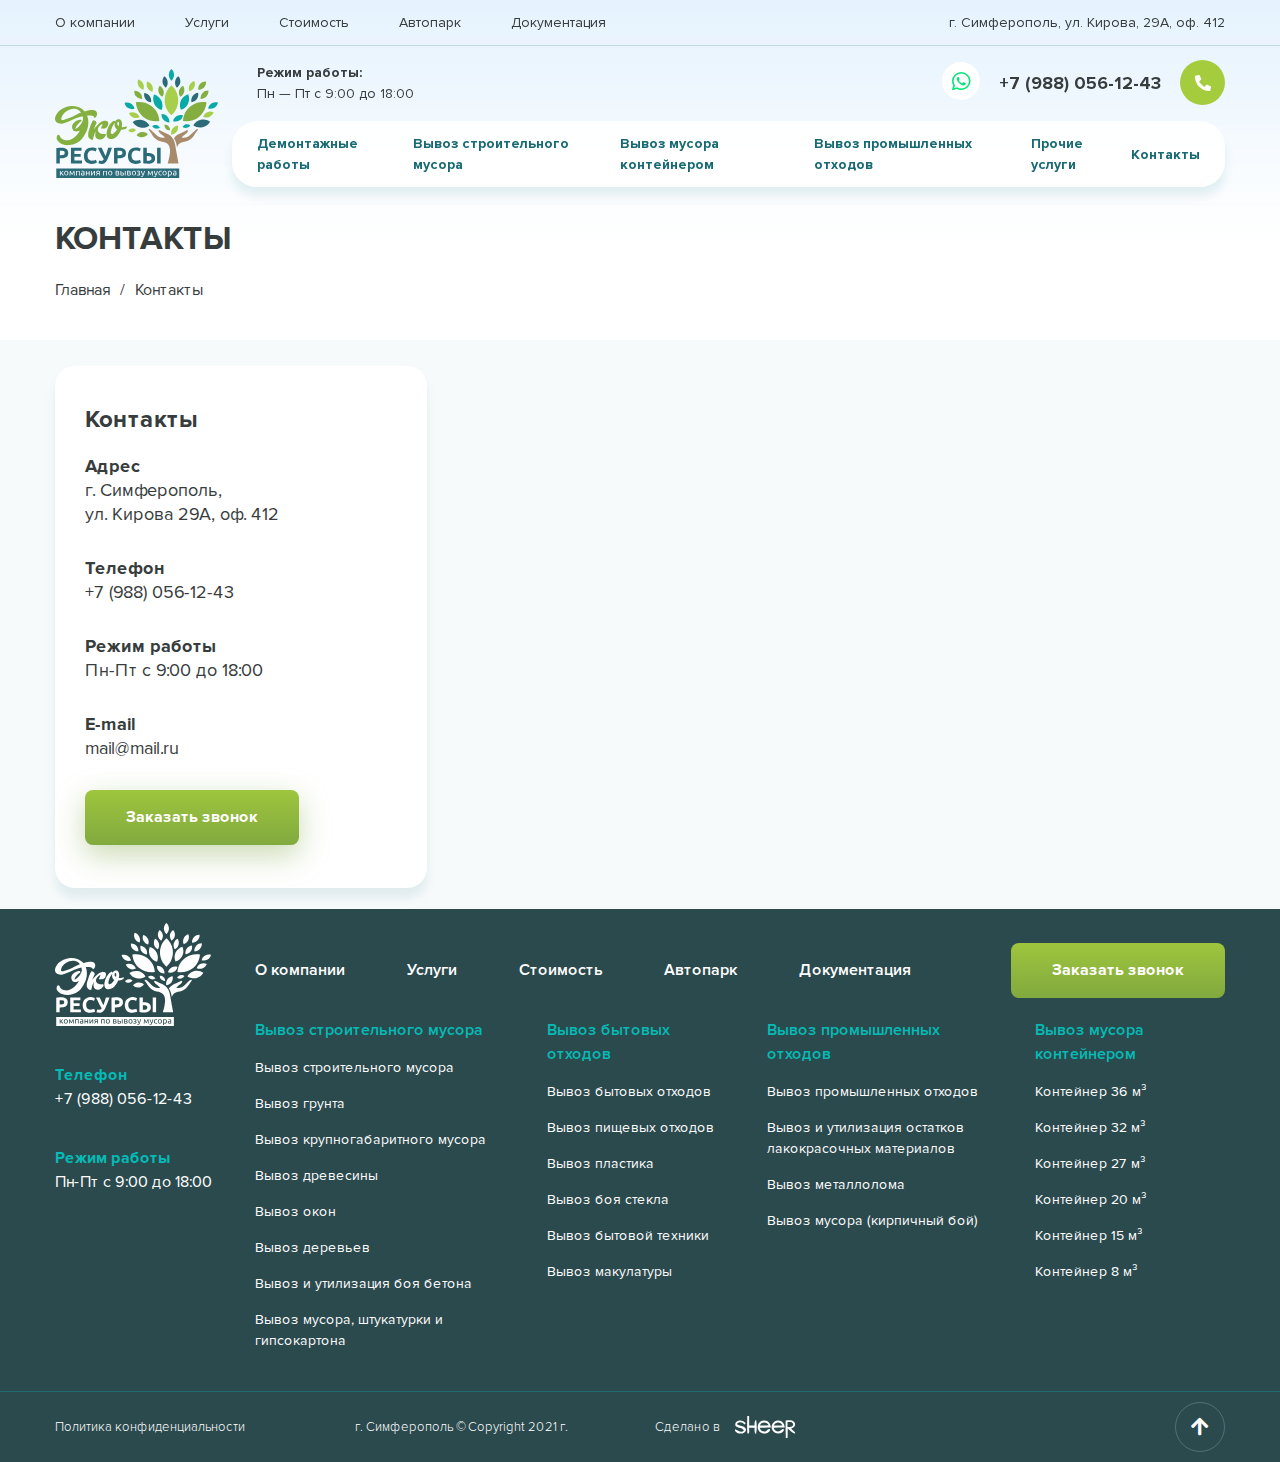
<file: contacts.html>
<!DOCTYPE html>
<!--[if lt IE 7]><html lang="ru" class="lt-ie9 lt-ie8 lt-ie7"><![endif]-->
<!--[if IE 7]><html lang="ru" class="lt-ie9 lt-ie8"><![endif]-->
<!--[if IE 8]><html lang="ru" class="lt-ie9"><![endif]-->
<!--[if gt IE 8]><!-->
<html lang="ru">
<!--<![endif]-->
<head>
	<meta charset="utf-8" />
	<title>Заголовок</title>
	<meta name="description" content="" />
	<meta http-equiv="X-UA-Compatible" content="IE=edge" />
	<meta name="viewport" content="width=device-width, initial-scale=1.0" />
	<link rel="shortcut icon" href="favicon.png" />
	<link rel="stylesheet" href="libs/bootstrap/bootstrap-grid.css" />
	<link rel="stylesheet" href="libs/fontawesome-free-5.12.0-web/css/all.min.css" />
	<link rel="stylesheet" href="libs/fancybox/jquery.fancybox.css" />
	<link rel="stylesheet" href="libs/slick-1.5.9/slick/slick.css" />
	<link rel="stylesheet" href="libs/slick-1.5.9/slick/slick-theme.css" />
	<link rel="stylesheet" href="css/fonts.css" />
	<link rel="stylesheet" href="css/main.css?ver=1.12" />
	<link rel="stylesheet" href="css/media.css?ver=1.12" />
</head>
<body>

	<div class="wrapper wrapper_page">

		<div class="billbord__leaves">
			<img src="img/leaves.png" alt="alt">
		</div>

		<header class="header default">
			<div class="header-top">
				<div class="container">
					<div class="header-top__wrap"> 
						<ul class="navigation">
							<li><a href="#">О компании</a></li>
							<li><a href="#">Услуги</a></li> 
							<li><a href="#">Стоимость</a></li>
							<li><a href="#">Автопарк</a></li> 
							<li><a href="#">Документация</a></li>
						</ul>
						<p>г. Симферополь, ул. Кирова, 29А, оф. 412</p>
					</div>
				</div>
			</div>
			<div class="container">
				<div class="header-bottom">
					<span class="btn_nav btn_nav-nav">
						<span class='sandwich'>
							<span class='sw-topper'></span>
							<span class='sw-bottom'></span>
							<span class='sw-footer'></span>
						</span>
					</span>
					<a href="#" class="logo">
						<img src="img/logo.svg" alt="alt">
					</a>
					<div class="header-bottom__content">
						<div class="header-bottom__top">
							<div>
								<p><strong>Режим работы:</strong></p>
								<p>Пн — Пт с 9:00 до 18:00</p>
							</div>
							<div class="contacts-wrap">
								<a href="#" class="btn-whatsapp">
									<i class="fab fa-whatsapp"></i>
								</a>
								<a href="tel:+79880561243" class="phone-main">+7 (988) 056-12-43</a>
								<a href="#callback" class="btn-phone fancybox">
									<i class="fas fa-phone-alt"></i>
								</a>
							</div>
						</div>
						<ul class="menu">
							<li><a href="#">Демонтажные работы</a></li>
							<li>
								<a href="#">Вывоз строительного мусора</a>
								<ul>
									<li><a href="#">Вывоз мусора, штукатурки и гипсокартона</a></li>
									<li><a href="#">Вывоз мусора (кирпичный бой)</a></li>
									<li><a href="#">Вывоз деревьев</a></li>
									<li><a href="#">Вывоз боя стекла</a></li>
									<li><a href="#">Вывоз пластика</a></li>
									<li><a href="#">Вывоз промышленных объектов</a></li>
								</ul>
							</li>
							<li><a href="#">Вывоз мусора контейнером</a></li>
							<li><a href="#">Вывоз промышленных отходов</a></li>
							<li><a href="#">Прочие услуги</a></li>
							<li><a href="#">Контакты</a></li>
						</ul>
					</div>
					<div>
						<a href="tel:+79880561243" class="phone-mob"><i class="fas fa-phone"></i></a>
						<span class="btn_nav btn_nav-menu">
							<span class='sandwich'>
								<span></span>
								<span></span>
								<span></span>
							</span>
						</span>
					</div>
				</div>
			</div>
			<div class="menu-mobile menu-mobile_nav">
				<ul>
					<li><a href="#">О компании</a></li>
					<li><a href="#">Услуги</a></li>
					<li><a href="#">Стоимость</a></li>
					<li><a href="#">Автопарк</a></li>
					<li><a href="#">Документация</a></li>
				</ul>
				<div class="contacts-wrap">
					<a href="#" class="btn-whatsapp">
						<i class="fab fa-whatsapp"></i>
					</a>
					<a href="tel:+79880561243" class="phone-main">+7 (988) 056-12-43</a>
					<a href="#callback" class="btn-phone fancybox">
						<i class="fas fa-phone-alt"></i>
					</a>
				</div>
				<p><strong>Режим работы:</strong></p>
				<p>Пн — Пт с 9:00 до 18:00</p>
				<br>
				<p>г. Симферополь, ул. Кирова, 29А, оф. 412</p>
			</div>
			<div class="menu-mobile menu-mobile_menu">
				<ul>
					<li><a href="#">Демонтажные работы</a></li>
					<li class="menu__haschild">
						<a href="#">Вывоз строительного мусора</a>
						<ul>
							<li><a href="#">Вывоз мусора, штукатурки и гипсокартона</a></li>
							<li><a href="#">Вывоз мусора (кирпичный бой)</a></li>
							<li><a href="#">Вывоз деревьев</a></li>
							<li><a href="#">Вывоз боя стекла</a></li>
							<li><a href="#">Вывоз пластика</a></li>
							<li><a href="#">Вывоз промышленных объектов</a></li>
						</ul>
					</li>
					<li><a href="#">Вывоз мусора контейнером</a></li>
					<li><a href="#">Вывоз промышленных отходов</a></li>
					<li><a href="#">Прочие услуги</a></li>
					<li><a href="#">Контакты</a></li>
				</ul>
			</div>
		</header>

		<div class="contacts-page">
			<div class="container">
				<div class="title-section">КОНТАКТЫ</div>
				<ul class="breadcumbs">
					<li><a href="#">Главная</a><span>/</span></li>
					<li>Контакты</li>
				</ul>
			</div>
		</div>

		<div class="contacts">
			<div class="container">
				<div class="contacts-block">
					<div class="contacts-block__title">Контакты</div>
					<div class="contacts-block__item">
						<p><strong>Адрес</strong> </p>
						<p>г. Симферополь, </p>
						<p>ул. Кирова 29А, оф. 412</p>
					</div>
					<div class="contacts-block__item">
						<p><strong>Телефон</strong> </p>
						<p><a href="tel:+79880561243">+7 (988) 056-12-43</a></p>
					</div>
					<div class="contacts-block__item">
						<p><strong>Режим работы</strong> </p>
						<p>Пн-Пт с 9:00 до 18:00</p>
					</div>
					<div class="contacts-block__item">
						<p><strong>E-mail</strong> </p>
						<p><a href="mailto:mail@mail.ru">mail@mail.ru</a></p>
					</div>
					<a href="#callback" class="btn-main fancybox">Заказать звонок</a>
				</div>
			</div>
			<div id="map"></div>
		</div>

		<footer class="footer">
			<div class="container">
				<div class="row">
					<div class="col-lg-2">
						<a href="#" class="logo">
							<img src="img/logo2.svg" alt="alt">
						</a>
						<div class="footer__contacts">
							<strong>Телефон</strong>
							<p><a href="tel:+79880561243">+7 (988) 056-12-43</a></p>
						</div>
						<div class="footer__contacts">
							<strong>Режим работы</strong>
							<p>Пн-Пт с 9:00 до 18:00</p>
						</div>
					</div>
					<div class="col-lg-10">
						<div class="footer__top">
							<ul class="footer__menu">
								<li><a href="#">О компании</a></li>
								<li><a href="#">Услуги</a></li>
								<li><a href="#">Стоимость</a></li>
								<li><a href="#">Автопарк</a></li>
								<li><a href="#">Документация</a></li>
							</ul>
							<a href="#callback" class="btn-main fancybox">Заказать звонок</a>
						</div>
						<div class="row row_footer">
							<div class="col-lg-3">
								<div class="footer__title">Вывоз строительного мусора <i class="fal fa-plus"></i></div>
								<ul class="footer__nav">
									<li><a href="#">Вывоз строительного мусора</a></li>
									<li><a href="#">Вывоз грунта</a></li>
									<li><a href="#">Вывоз крупногабаритного мусора</a></li>
									<li><a href="#">Вывоз древесины</a></li>
									<li><a href="#">Вывоз окон</a></li>
									<li><a href="#">Вывоз деревьев</a></li>
									<li><a href="#">Вывоз и утилизация боя бетона</a></li>
									<li><a href="#">Вывоз мусора, штукатурки и гипсокартона</a></li>
								</ul>
							</div>
							<div class="col-lg-3">
								<div class="footer__title">Вывоз бытовых отходов <i class="fal fa-plus"></i></div>
								<ul class="footer__nav">
									<li><a href="#">Вывоз бытовых отходов</a></li>
									<li><a href="#">Вывоз пищевых отходов</a></li>
									<li><a href="#">Вывоз пластика</a></li>
									<li><a href="#">Вывоз боя стекла</a></li>
									<li><a href="#">Вывоз бытовой техники</a></li>
									<li><a href="#">Вывоз макулатуры</a></li>
								</ul>
							</div>
							<div class="col-lg-3">
								<div class="footer__title">Вывоз промышленных отходов <i class="fal fa-plus"></i></div>
								<ul class="footer__nav">
									<li><a href="#">Вывоз промышленных отходов</a></li>
									<li><a href="#">Вывоз и утилизация остатков лакокрасочных материалов</a></li>
									<li><a href="#">Вывоз металлолома</a></li>
									<li><a href="#">Вывоз мусора (кирпичный бой)</a></li>
								</ul>
							</div>
							<div class="col-lg-3">
								<div class="footer__title">Вывоз мусора контейнером <i class="fal fa-plus"></i></div>
								<ul class="footer__nav">
									<li><a href="#">Контейнер 36 м³</a></li>
									<li><a href="#">Контейнер 32 м³</a></li>
									<li><a href="#">Контейнер 27 м³</a></li>
									<li><a href="#">Контейнер 20 м³</a></li>
									<li><a href="#">Контейнер 15 м³</a></li>
									<li><a href="#">Контейнер 8 м³</a></li>
								</ul>
							</div>
						</div>
					</div>
				</div>
			</div>
			<div class="footer__bottom">
				<div class="container">
					<div class="row align-items-center">
						<div class="col-lg-3 col-sm-6">
							<a href="#">Политика конфиденциальности</a>
						</div>
						<div class="col-lg-3 col-sm-6">
							<p>г. Симферополь © Copyright 2021 г.</p>
						</div>
						<div class="col-lg-3 col-sm-6">
							<div class="create">Сделано в <img src="img/copy.svg" alt="alt"></div>
						</div>
						<div class="col-lg-3 col-sm-6 align_right">
							<a href="#" class="btn_top default"><i class="fa fa-arrow-up"></i></a>
						</div>
					</div>
				</div>
			</div>
		</footer>
		
	</div>

	<div id="callback" class="modal-block">
		<div class="block-form">
			<div class="block-form__title">Запишитесь и получите бесплатную консультацию</div>
			<form>
				<div class="item-form">
					<input type="text" placeholder="Имя" required="required">
				</div>
				<div class="item-form">
					<input type="text" placeholder="+7 (___) ___-__-__" class="input-phone" required="required">
				</div>
				<button class="btn-main" type="submit">Заказать консультацию</button>
				<div class="checkbox-wrap">
					<div class="checkbox">
						<label>
							<input type="checkbox" required="required" checked="checked" />
							<span>Согласие на обработку персональных данных</span>
						</label>
					</div>
				</div>
			</form>
		</div>
	</div>

	<!--[if lt IE 9]>
	<script src="libs/html5shiv/es5-shim.min.js"></script>
	<script src="libs/html5shiv/html5shiv.min.js"></script>
	<script src="libs/html5shiv/html5shiv-printshiv.min.js"></script>
	<script src="libs/respond/respond.min.js"></script>
<![endif]-->
<script src="libs/jquery/jquery-1.11.1.min.js"></script>
<script src="libs/jquery-mousewheel/jquery.mousewheel.min.js"></script>
<script src="libs/fancybox/jquery.fancybox.pack.js"></script>
<script src="libs/slick-1.5.9/slick/slick.min.js"></script>
<script src="libs/scroll2id/PageScroll2id.min.js"></script>
<script src="libs/mask/jquery.maskedinput.js"></script>
<script src="libs/jQueryFormStyler-master/jquery.formstyler.min.js"></script>
<script src="js/common.js?ver=1.12"></script>
<script src="https://api-maps.yandex.ru/2.1/?lang=ru_RU"></script>
<script>
	$(document).ready(function() {
		ymaps.ready(init);

		function init() {
			var myMap = new ymaps.Map('map', {
				center: [44.951637, 34.104306],
				zoom: 15
			}, {
				searchControlProvider: 'yandex#search'
			});		
			myPlacemark1 = new ymaps.Placemark([44.951637, 34.104306], {
				balloonContent: '<p class="text-map">ул. Кирова 29А, оф. 412</p>'
			}, {
				iconLayout: 'default#image',
				iconImageHref: 'img/pin.svg',
				hideIconOnBalloonOpen: false,
				iconImageSize: [36, 57],
				iconImageOffset: [-18, -57],
				balloonOffset: [ 0, -57 ]
			});
			myMap.controls.remove('searchControl');
			myMap.behaviors.disable('scrollZoom');
			myMap.geoObjects.add(myPlacemark1);
		}
	});
</script> 
<!-- Yandex.Metrika counter --><!-- /Yandex.Metrika counter -->
<!-- Google Analytics counter --><!-- /Google Analytics counter -->
</body>
</html>
</file>
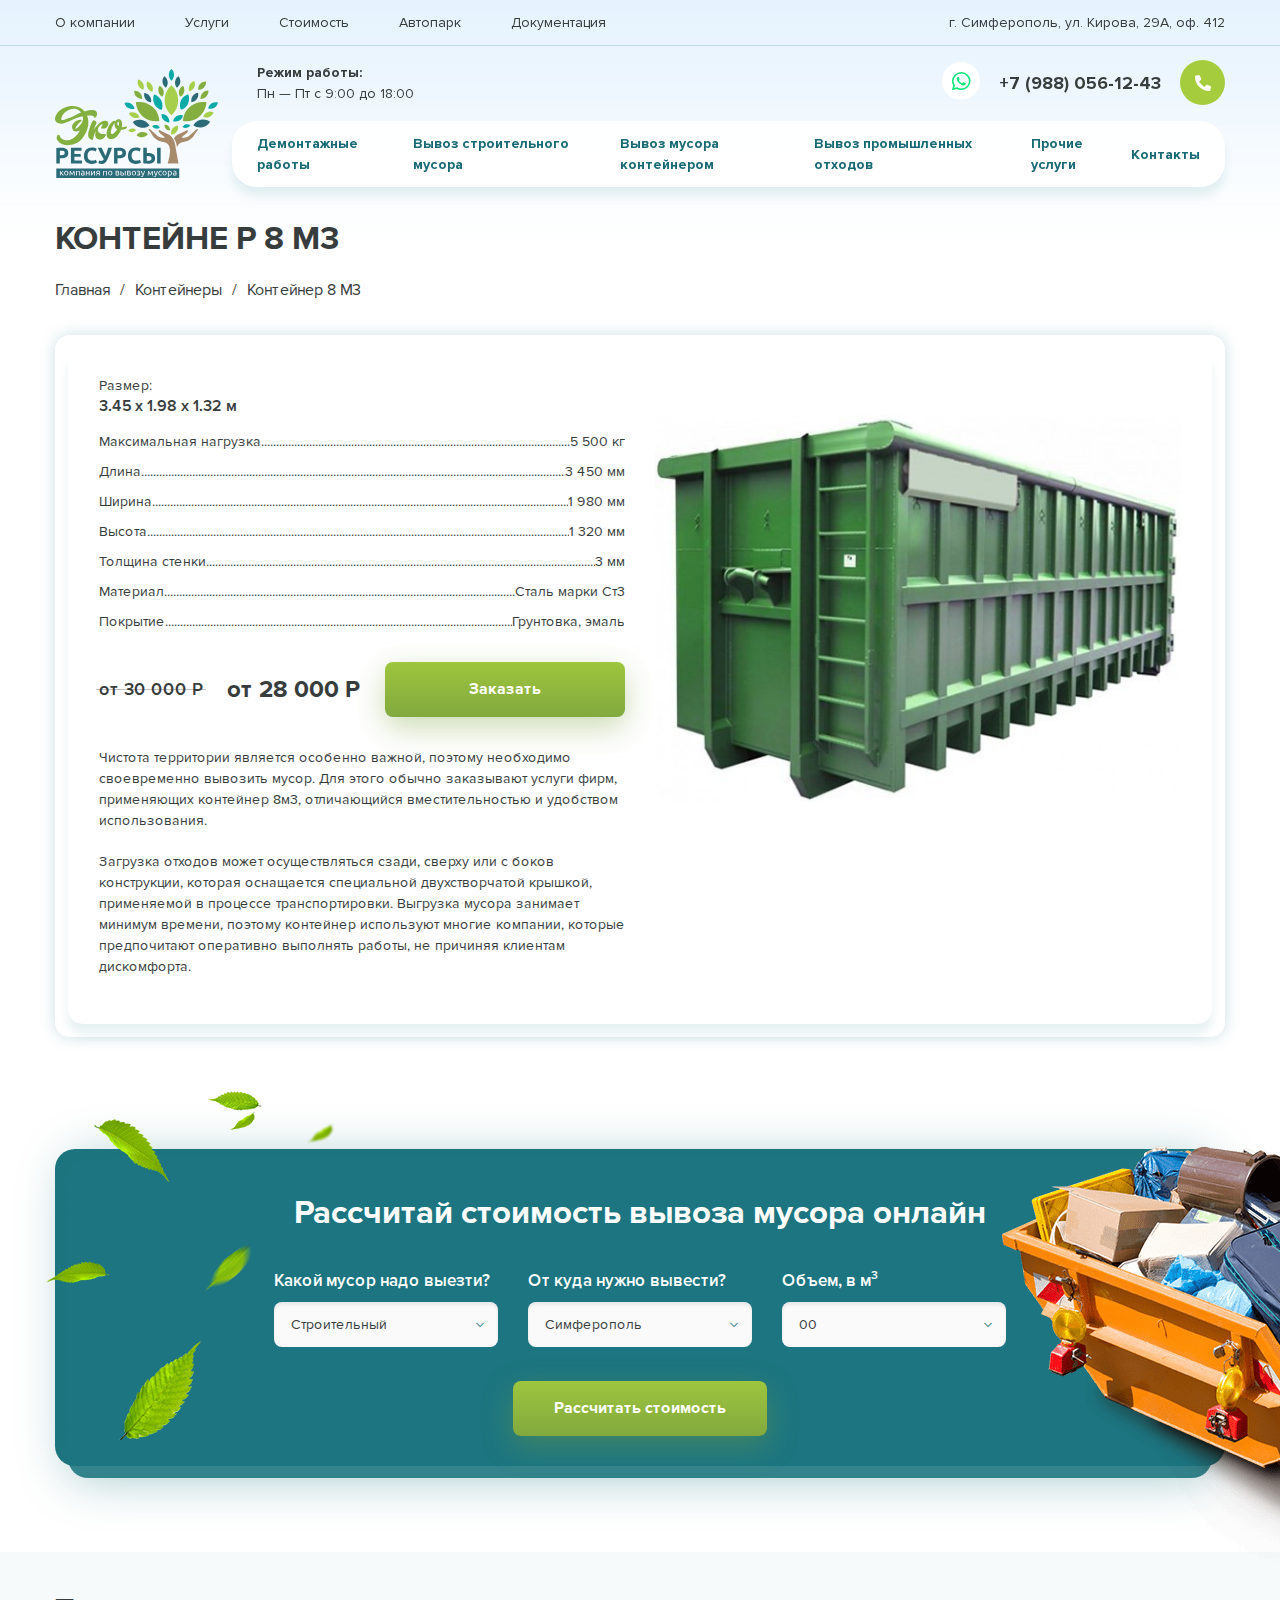
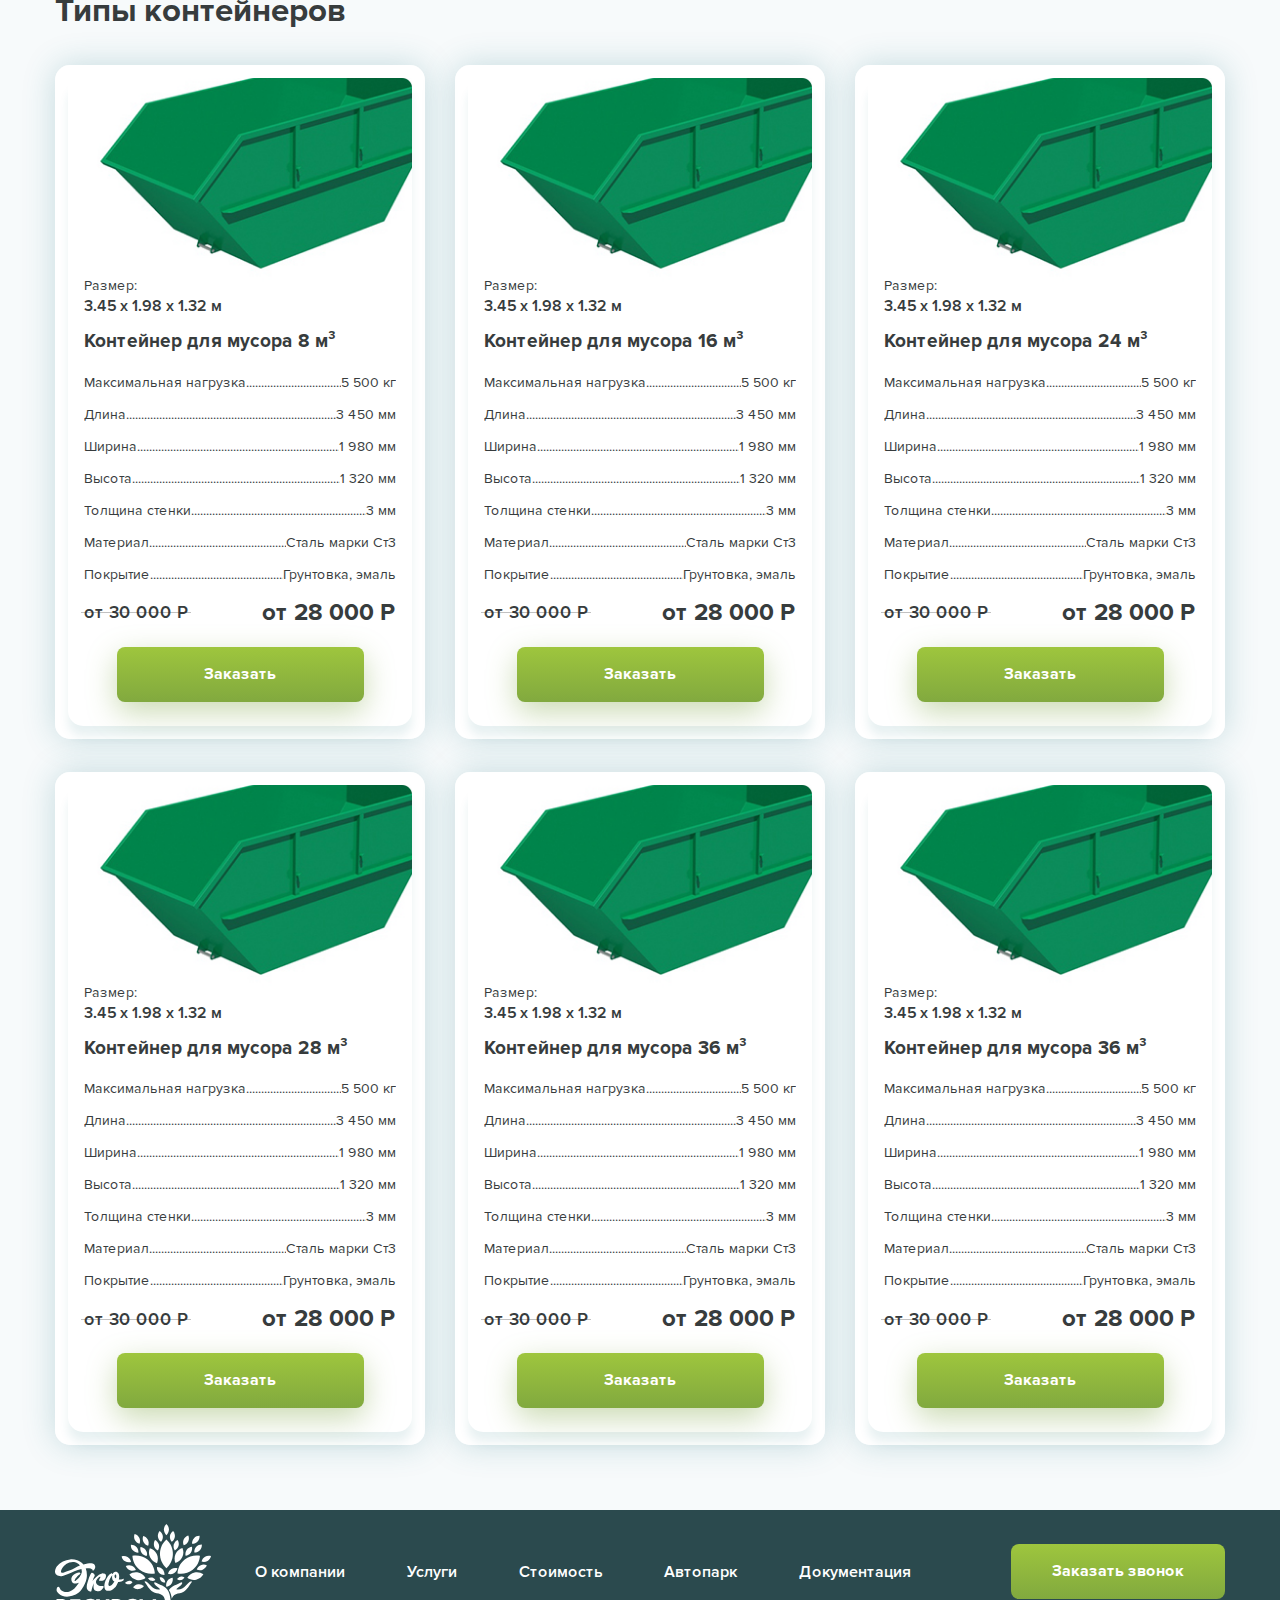
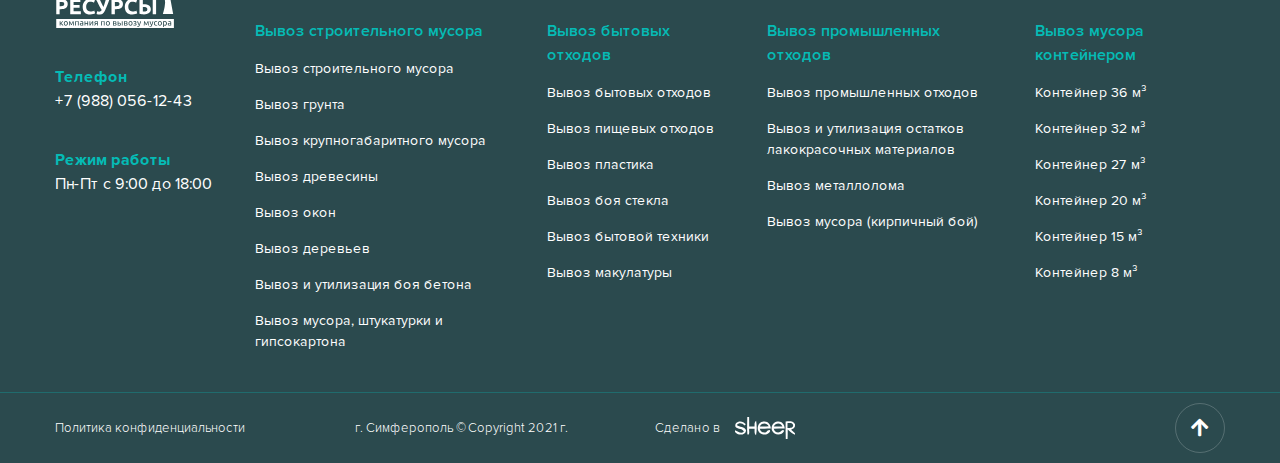
<file: container.html>
<!DOCTYPE html>
<!--[if lt IE 7]><html lang="ru" class="lt-ie9 lt-ie8 lt-ie7"><![endif]-->
<!--[if IE 7]><html lang="ru" class="lt-ie9 lt-ie8"><![endif]-->
<!--[if IE 8]><html lang="ru" class="lt-ie9"><![endif]-->
<!--[if gt IE 8]><!-->
<html lang="ru">
<!--<![endif]-->
<head>
	<meta charset="utf-8" />
	<title>Заголовок</title>
	<meta name="description" content="" />
	<meta http-equiv="X-UA-Compatible" content="IE=edge" />
	<meta name="viewport" content="width=device-width, initial-scale=1.0" />
	<link rel="shortcut icon" href="favicon.png" />
	<link rel="stylesheet" href="libs/bootstrap/bootstrap-grid.css" />
	<link rel="stylesheet" href="libs/fontawesome-free-5.12.0-web/css/all.min.css" />
	<link rel="stylesheet" href="libs/fancybox/jquery.fancybox.css" />
	<link rel="stylesheet" href="libs/slick-1.5.9/slick/slick.css" />
	<link rel="stylesheet" href="libs/slick-1.5.9/slick/slick-theme.css" />
	<link rel="stylesheet" href="css/fonts.css" />
	<link rel="stylesheet" href="css/main.css?ver=1.17" />
	<link rel="stylesheet" href="css/media.css?ver=1.17" />
</head>
<body>

	<div class="wrapper wrapper_page">

		<div class="billbord__leaves">
			<img src="img/leaves.png" alt="alt">
		</div>

		<header class="header default">
			<div class="header-top">
				<div class="container">
					<div class="header-top__wrap"> 
						<ul class="navigation">
							<li><a href="#">О компании</a></li>
							<li><a href="#">Услуги</a></li> 
							<li><a href="#">Стоимость</a></li>
							<li><a href="#">Автопарк</a></li> 
							<li><a href="#">Документация</a></li>
						</ul>
						<p>г. Симферополь, ул. Кирова, 29А, оф. 412</p>
					</div>
				</div>
			</div>
			<div class="container">
				<div class="header-bottom">
					<span class="btn_nav btn_nav-nav">
						<span class='sandwich'>
							<span class='sw-topper'></span>
							<span class='sw-bottom'></span>
							<span class='sw-footer'></span>
						</span>
					</span>
					<a href="#" class="logo">
						<img src="img/logo.svg" alt="alt">
					</a>
					<div class="header-bottom__content">
						<div class="header-bottom__top">
							<div>
								<p><strong>Режим работы:</strong></p>
								<p>Пн — Пт с 9:00 до 18:00</p>
							</div>
							<div class="contacts-wrap">
								<a href="#" class="btn-whatsapp">
									<i class="fab fa-whatsapp"></i>
								</a>
								<a href="tel:+79880561243" class="phone-main">+7 (988) 056-12-43</a>
								<a href="#callback" class="btn-phone fancybox">
									<i class="fas fa-phone-alt"></i>
								</a>
							</div>
						</div>
						<ul class="menu">
							<li><a href="#">Демонтажные работы</a></li>
							<li>
								<a href="#">Вывоз строительного мусора</a>
								<ul>
									<li><a href="#">Вывоз мусора, штукатурки и гипсокартона</a></li>
									<li><a href="#">Вывоз мусора (кирпичный бой)</a></li>
									<li><a href="#">Вывоз деревьев</a></li>
									<li><a href="#">Вывоз боя стекла</a></li>
									<li><a href="#">Вывоз пластика</a></li>
									<li><a href="#">Вывоз промышленных объектов</a></li>
								</ul>
							</li>
							<li><a href="#">Вывоз мусора контейнером</a></li>
							<li><a href="#">Вывоз промышленных отходов</a></li>
							<li><a href="#">Прочие услуги</a></li>
							<li><a href="#">Контакты</a></li>
						</ul>
					</div>
					<div>
						<a href="tel:+79880561243" class="phone-mob"><i class="fas fa-phone"></i></a>
						<span class="btn_nav btn_nav-menu">
							<span class='sandwich'>
								<span></span>
								<span></span>
								<span></span>
							</span>
						</span>
					</div>
				</div>
			</div>
			<div class="menu-mobile menu-mobile_nav">
				<ul>
					<li><a href="#">О компании</a></li>
					<li><a href="#">Услуги</a></li>
					<li><a href="#">Стоимость</a></li>
					<li><a href="#">Автопарк</a></li>
					<li><a href="#">Документация</a></li>
				</ul>
				<div class="contacts-wrap">
					<a href="#" class="btn-whatsapp">
						<i class="fab fa-whatsapp"></i>
					</a>
					<a href="tel:+79880561243" class="phone-main">+7 (988) 056-12-43</a>
					<a href="#callback" class="btn-phone fancybox">
						<i class="fas fa-phone-alt"></i>
					</a>
				</div>
				<p><strong>Режим работы:</strong></p>
				<p>Пн — Пт с 9:00 до 18:00</p>
				<br>
				<p>г. Симферополь, ул. Кирова, 29А, оф. 412</p>
			</div>
			<div class="menu-mobile menu-mobile_menu">
				<ul>
					<li><a href="#">Демонтажные работы</a></li>
					<li class="menu__haschild">
						<a href="#">Вывоз строительного мусора</a>
						<ul>
							<li><a href="#">Вывоз мусора, штукатурки и гипсокартона</a></li>
							<li><a href="#">Вывоз мусора (кирпичный бой)</a></li>
							<li><a href="#">Вывоз деревьев</a></li>
							<li><a href="#">Вывоз боя стекла</a></li>
							<li><a href="#">Вывоз пластика</a></li>
							<li><a href="#">Вывоз промышленных объектов</a></li>
						</ul>
					</li>
					<li><a href="#">Вывоз мусора контейнером</a></li>
					<li><a href="#">Вывоз промышленных отходов</a></li>
					<li><a href="#">Прочие услуги</a></li>
					<li><a href="#">Контакты</a></li>
				</ul>
			</div>
		</header>

		<div class="avtopark-page">
			<div class="container">
				<div class="title-section">КОНТЕЙНЕ Р 8 М3</div>
				<ul class="breadcumbs">
					<li><a href="#">Главная</a><span>/</span></li>
					<li><a href="#">Контейнеры</a><span>/</span></li>
					<li>Контейнер 8 М3</li>
				</ul>
			</div>
		</div>

		<div class="section-container">
			<div class="container">
				<div class="container-block">
					<div class="row">
						<div class="col-lg-6">
							<div class="container-size">Размер: <strong>3.45 х 1.98 х 1.32 м</strong></div>
							<div class="line-feature">
								<span>Максимальная нагрузка</span>
								<span>5 500 кг</span>
							</div>
							<div class="line-feature">
								<span>Длина</span>
								<span>3 450 мм</span>
							</div>
							<div class="line-feature">
								<span>Ширина</span>
								<span>1 980 мм</span>
							</div>
							<div class="line-feature">
								<span>Высота</span>
								<span>1 320 мм</span>
							</div>
							<div class="line-feature">
								<span>Толщина стенки</span>
								<span>3 мм</span>
							</div>
							<div class="line-feature">
								<span>Материал</span>
								<span>Сталь марки Ст3</span>
							</div>
							<div class="line-feature">
								<span>Покрытие</span>
								<span>Грунтовка, эмаль</span>
							</div>
							<div class="line-prices">
								<div class="price-old">от 30 000 Р</div>
								<div class="price-new">от 28 000 Р</div>
								<a href="#" class="btn-main">Заказать</a>
							</div>
							<p>Чистота территории является особенно важной, поэтому необходимо своевременно вывозить мусор. Для этого обычно заказывают услуги фирм, применяющих контейнер 8м3, отличающийся вместительностью и удобством использования.</p>
							<p>Загрузка отходов может осуществляться сзади, сверху или с боков конструкции, которая оснащается специальной двухстворчатой крышкой, применяемой в процессе транспортировки. Выгрузка мусора занимает минимум времени, поэтому контейнер используют многие компании, которые предпочитают оперативно выполнять работы, не причиняя клиентам дискомфорта.</p>
						</div>
						<div class="col-lg-6">
							<img src="img/container1.jpg" alt="alt">
						</div>
					</div>
				</div>
			</div>
		</div>	

		<div class="calculator">
			<div class="container">
				<div class="calculator-block">
					<div class="calculator-block__leaves">
						<img src="img/leaves3.png" alt="alt">
					</div>
					<div class="calculator-block__image">
						<img src="img/bags.png" alt="alt">
					</div>
					<div class="title-section">Рассчитай стоимость вывоза мусора онлайн</div>
					<form>
						<div class="row">
							<div class="col-md-4">
								<div class="item-form">
									<div class="item-form__title">Какой мусор надо выезти?</div>
									<select>
										<option value="1">Строительный</option>
										<option value="1">Строительный 1</option>
										<option value="1">Строительный 2</option>
										<option value="1">Строительный 3</option>
									</select>
								</div>
							</div>
							<div class="col-md-4">
								<div class="item-form">
									<div class="item-form__title">От куда нужно вывести?</div>
									<select>
										<option value="1">Симферополь</option>
										<option value="1">Симферополь</option>
										<option value="1">Симферополь</option>
										<option value="1">Симферополь</option>
									</select>
								</div>
							</div>
							<div class="col-md-4">
								<div class="item-form">
									<div class="item-form__title">Объем, в м<sup>3</sup></div>
									<select>
										<option value="1">00</option>
										<option value="1">01</option>
										<option value="1">02</option>
										<option value="1">03</option>
									</select>
								</div>
							</div>
						</div>
						<div class="calculator__button">
							<button class="btn-main">Рассчитать стоимость</button>
						</div>
					</form>
				</div>
			</div>
		</div>

		<div class="types">
			<div class="container">
				<div class="title-section">Типы контейнеров</div>
				<ul class="tabs tabs_types">
					<li class="active"><a href="#tab_type1">8 м³</a></li>
					<li><a href="#tab_type2">16 м³</a></li>
					<li><a href="#tab_type3">24 м³</a></li>
					<li><a href="#tab_type4">28 м³</a></li>
					<li><a href="#tab_type5">36 м³</a></li>
				</ul>
				<div class="row row_types tab-container">
					<div class="col-lg-4 col-md-6 tab-pane" id="tab_type1">
						<div class="item-type">
							<div class="item-type__image">
								<img src="img/type1.jpg" alt="alt">
							</div>
							<div class="item-type__content">
								<div class="item-type__size">Размер: <strong>3.45 х 1.98 х 1.32 м</strong></div>
								<div class="title-card">Контейнер для мусора 8 м³</div>
								<div class="line-feature">
									<span>Максимальная нагрузка</span>
									<span>5 500 кг</span>
								</div>
								<div class="line-feature">
									<span>Длина</span>
									<span>3 450 мм</span>
								</div>
								<div class="line-feature">
									<span>Ширина</span>
									<span>1 980 мм</span>
								</div>
								<div class="line-feature">
									<span>Высота</span>
									<span>1 320 мм</span>
								</div>
								<div class="line-feature">
									<span>Толщина стенки</span>
									<span>3 мм</span>
								</div>
								<div class="line-feature">
									<span>Материал</span>
									<span>Сталь марки Ст3</span>
								</div>
								<div class="line-feature">
									<span>Покрытие</span>
									<span>Грунтовка, эмаль</span>
								</div>
								<div class="line-prices">
									<div class="price-old">от 30 000 Р</div>
									<div class="price-new">от 28 000 Р</div>
								</div>
								<div class="bottom-button">
									<a href="#" class="btn-main">Заказать</a>
								</div>
							</div>
						</div>
					</div>
					<div class="col-lg-4 col-md-6 tab-pane" id="tab_type2">
						<div class="item-type">
							<div class="item-type__image">
								<img src="img/type1.jpg" alt="alt">
							</div>
							<div class="item-type__content">
								<div class="item-type__size">Размер: <strong>3.45 х 1.98 х 1.32 м</strong></div>
								<div class="title-card">Контейнер для мусора 16 м³</div>
								<div class="line-feature">
									<span>Максимальная нагрузка</span>
									<span>5 500 кг</span>
								</div>
								<div class="line-feature">
									<span>Длина</span>
									<span>3 450 мм</span>
								</div>
								<div class="line-feature">
									<span>Ширина</span>
									<span>1 980 мм</span>
								</div>
								<div class="line-feature">
									<span>Высота</span>
									<span>1 320 мм</span>
								</div>
								<div class="line-feature">
									<span>Толщина стенки</span>
									<span>3 мм</span>
								</div>
								<div class="line-feature">
									<span>Материал</span>
									<span>Сталь марки Ст3</span>
								</div>
								<div class="line-feature">
									<span>Покрытие</span>
									<span>Грунтовка, эмаль</span>
								</div>
								<div class="line-prices">
									<div class="price-old">от 30 000 Р</div>
									<div class="price-new">от 28 000 Р</div>
								</div>
								<div class="bottom-button">
									<a href="#" class="btn-main">Заказать</a>
								</div>
							</div>
						</div>
					</div>
					<div class="col-lg-4 col-md-6 tab-pane" id="tab_type3">
						<div class="item-type">
							<div class="item-type__image">
								<img src="img/type1.jpg" alt="alt">
							</div>
							<div class="item-type__content">
								<div class="item-type__size">Размер: <strong>3.45 х 1.98 х 1.32 м</strong></div>
								<div class="title-card">Контейнер для мусора 24 м³</div>
								<div class="line-feature">
									<span>Максимальная нагрузка</span>
									<span>5 500 кг</span>
								</div>
								<div class="line-feature">
									<span>Длина</span>
									<span>3 450 мм</span>
								</div>
								<div class="line-feature">
									<span>Ширина</span>
									<span>1 980 мм</span>
								</div>
								<div class="line-feature">
									<span>Высота</span>
									<span>1 320 мм</span>
								</div>
								<div class="line-feature">
									<span>Толщина стенки</span>
									<span>3 мм</span>
								</div>
								<div class="line-feature">
									<span>Материал</span>
									<span>Сталь марки Ст3</span>
								</div>
								<div class="line-feature">
									<span>Покрытие</span>
									<span>Грунтовка, эмаль</span>
								</div>
								<div class="line-prices">
									<div class="price-old">от 30 000 Р</div>
									<div class="price-new">от 28 000 Р</div>
								</div>
								<div class="bottom-button">
									<a href="#" class="btn-main">Заказать</a>
								</div>
							</div>
						</div>
					</div>
					<div class="col-lg-4 col-md-6 tab-pane" id="tab_type4">
						<div class="item-type">
							<div class="item-type__image">
								<img src="img/type1.jpg" alt="alt">
							</div>
							<div class="item-type__content">
								<div class="item-type__size">Размер: <strong>3.45 х 1.98 х 1.32 м</strong></div>
								<div class="title-card">Контейнер для мусора 28 м³</div>
								<div class="line-feature">
									<span>Максимальная нагрузка</span>
									<span>5 500 кг</span>
								</div>
								<div class="line-feature">
									<span>Длина</span>
									<span>3 450 мм</span>
								</div>
								<div class="line-feature">
									<span>Ширина</span>
									<span>1 980 мм</span>
								</div>
								<div class="line-feature">
									<span>Высота</span>
									<span>1 320 мм</span>
								</div>
								<div class="line-feature">
									<span>Толщина стенки</span>
									<span>3 мм</span>
								</div>
								<div class="line-feature">
									<span>Материал</span>
									<span>Сталь марки Ст3</span>
								</div>
								<div class="line-feature">
									<span>Покрытие</span>
									<span>Грунтовка, эмаль</span>
								</div>
								<div class="line-prices">
									<div class="price-old">от 30 000 Р</div>
									<div class="price-new">от 28 000 Р</div>
								</div>
								<div class="bottom-button">
									<a href="#" class="btn-main">Заказать</a>
								</div>
							</div>
						</div>
					</div>
					<div class="col-lg-4 col-md-6 tab-pane" id="tab_type5">
						<div class="item-type">
							<div class="item-type__image">
								<img src="img/type1.jpg" alt="alt">
							</div>
							<div class="item-type__content">
								<div class="item-type__size">Размер: <strong>3.45 х 1.98 х 1.32 м</strong></div>
								<div class="title-card">Контейнер для мусора 36 м³</div>
								<div class="line-feature">
									<span>Максимальная нагрузка</span>
									<span>5 500 кг</span>
								</div>
								<div class="line-feature">
									<span>Длина</span>
									<span>3 450 мм</span>
								</div>
								<div class="line-feature">
									<span>Ширина</span>
									<span>1 980 мм</span>
								</div>
								<div class="line-feature">
									<span>Высота</span>
									<span>1 320 мм</span>
								</div>
								<div class="line-feature">
									<span>Толщина стенки</span>
									<span>3 мм</span>
								</div>
								<div class="line-feature">
									<span>Материал</span>
									<span>Сталь марки Ст3</span>
								</div>
								<div class="line-feature">
									<span>Покрытие</span>
									<span>Грунтовка, эмаль</span>
								</div>
								<div class="line-prices">
									<div class="price-old">от 30 000 Р</div>
									<div class="price-new">от 28 000 Р</div>
								</div>
								<div class="bottom-button">
									<a href="#" class="btn-main">Заказать</a>
								</div>
							</div>
						</div>
					</div>
					<div class="col-lg-4 col-md-6 tab-pane" id="tab_type6">
						<div class="item-type">
							<div class="item-type__image">
								<img src="img/type1.jpg" alt="alt">
							</div>
							<div class="item-type__content">
								<div class="item-type__size">Размер: <strong>3.45 х 1.98 х 1.32 м</strong></div>
								<div class="title-card">Контейнер для мусора 36 м³</div>
								<div class="line-feature">
									<span>Максимальная нагрузка</span>
									<span>5 500 кг</span>
								</div>
								<div class="line-feature">
									<span>Длина</span>
									<span>3 450 мм</span>
								</div>
								<div class="line-feature">
									<span>Ширина</span>
									<span>1 980 мм</span>
								</div>
								<div class="line-feature">
									<span>Высота</span>
									<span>1 320 мм</span>
								</div>
								<div class="line-feature">  
									<span>Толщина стенки</span>
									<span>3 мм</span>
								</div>
								<div class="line-feature">
									<span>Материал</span>
									<span>Сталь марки Ст3</span>
								</div>
								<div class="line-feature">
									<span>Покрытие</span>
									<span>Грунтовка, эмаль</span>
								</div>
								<div class="line-prices">
									<div class="price-old">от 30 000 Р</div>
									<div class="price-new">от 28 000 Р</div>
								</div>
								<div class="bottom-button">
									<a href="#" class="btn-main">Заказать</a>
								</div>
							</div>
						</div>
					</div>
				</div>
			</div> 
		</div>

		<footer class="footer">
			<div class="container">
				<div class="row">
					<div class="col-lg-2">
						<a href="#" class="logo">
							<img src="img/logo2.svg" alt="alt">
						</a>
						<div class="footer__contacts">
							<strong>Телефон</strong>
							<p><a href="tel:+79880561243">+7 (988) 056-12-43</a></p>
						</div>
						<div class="footer__contacts">
							<strong>Режим работы</strong>
							<p>Пн-Пт с 9:00 до 18:00</p>
						</div>
					</div>
					<div class="col-lg-10">
						<div class="footer__top">
							<ul class="footer__menu">
								<li><a href="#">О компании</a></li>
								<li><a href="#">Услуги</a></li>
								<li><a href="#">Стоимость</a></li>
								<li><a href="#">Автопарк</a></li>
								<li><a href="#">Документация</a></li>
							</ul>
							<a href="#callback" class="btn-main fancybox">Заказать звонок</a>
						</div>
						<div class="row row_footer">
							<div class="col-lg-3">
								<div class="footer__title">Вывоз строительного мусора <i class="fal fa-plus"></i></div>
								<ul class="footer__nav">
									<li><a href="#">Вывоз строительного мусора</a></li>
									<li><a href="#">Вывоз грунта</a></li>
									<li><a href="#">Вывоз крупногабаритного мусора</a></li>
									<li><a href="#">Вывоз древесины</a></li>
									<li><a href="#">Вывоз окон</a></li>
									<li><a href="#">Вывоз деревьев</a></li>
									<li><a href="#">Вывоз и утилизация боя бетона</a></li>
									<li><a href="#">Вывоз мусора, штукатурки и гипсокартона</a></li>
								</ul>
							</div>
							<div class="col-lg-3">
								<div class="footer__title">Вывоз бытовых отходов <i class="fal fa-plus"></i></div>
								<ul class="footer__nav">
									<li><a href="#">Вывоз бытовых отходов</a></li>
									<li><a href="#">Вывоз пищевых отходов</a></li>
									<li><a href="#">Вывоз пластика</a></li>
									<li><a href="#">Вывоз боя стекла</a></li>
									<li><a href="#">Вывоз бытовой техники</a></li>
									<li><a href="#">Вывоз макулатуры</a></li>
								</ul>
							</div>
							<div class="col-lg-3">
								<div class="footer__title">Вывоз промышленных отходов <i class="fal fa-plus"></i></div>
								<ul class="footer__nav">
									<li><a href="#">Вывоз промышленных отходов</a></li>
									<li><a href="#">Вывоз и утилизация остатков лакокрасочных материалов</a></li>
									<li><a href="#">Вывоз металлолома</a></li>
									<li><a href="#">Вывоз мусора (кирпичный бой)</a></li>
								</ul>
							</div>
							<div class="col-lg-3">
								<div class="footer__title">Вывоз мусора контейнером <i class="fal fa-plus"></i></div>
								<ul class="footer__nav">
									<li><a href="#">Контейнер 36 м³</a></li>
									<li><a href="#">Контейнер 32 м³</a></li>
									<li><a href="#">Контейнер 27 м³</a></li>
									<li><a href="#">Контейнер 20 м³</a></li>
									<li><a href="#">Контейнер 15 м³</a></li>
									<li><a href="#">Контейнер 8 м³</a></li>
								</ul>
							</div>
						</div>
					</div>
				</div>
			</div>
			<div class="footer__bottom">
				<div class="container">
					<div class="row align-items-center">
						<div class="col-lg-3 col-sm-6">
							<a href="#">Политика конфиденциальности</a>
						</div>
						<div class="col-lg-3 col-sm-6">
							<p>г. Симферополь © Copyright 2021 г.</p>
						</div>
						<div class="col-lg-3 col-sm-6">
							<div class="create">Сделано в <img src="img/copy.svg" alt="alt"></div>
						</div>
						<div class="col-lg-3 col-sm-6 align_right">
							<a href="#" class="btn_top default"><i class="fa fa-arrow-up"></i></a>
						</div>
					</div>
				</div>
			</div>
		</footer>
		
	</div>

	<div id="callback" class="modal-block">
		<div class="block-form">
			<div class="block-form__title">Запишитесь и получите бесплатную консультацию</div>
			<form>
				<div class="item-form">
					<input type="text" placeholder="Имя" required="required">
				</div>
				<div class="item-form">
					<input type="text" placeholder="+7 (___) ___-__-__" class="input-phone" required="required">
				</div>
				<button class="btn-main" type="submit">Заказать консультацию</button>
				<div class="checkbox-wrap">
					<div class="checkbox">
						<label>
							<input type="checkbox" required="required" checked="checked" />
							<span>Согласие на обработку персональных данных</span>
						</label>
					</div>
				</div>
			</form>
		</div>
	</div>

	<!--[if lt IE 9]>
	<script src="libs/html5shiv/es5-shim.min.js"></script>
	<script src="libs/html5shiv/html5shiv.min.js"></script>
	<script src="libs/html5shiv/html5shiv-printshiv.min.js"></script>
	<script src="libs/respond/respond.min.js"></script>
<![endif]-->
<script src="libs/jquery/jquery-1.11.1.min.js"></script>
<script src="libs/jquery-mousewheel/jquery.mousewheel.min.js"></script>
<script src="libs/fancybox/jquery.fancybox.pack.js"></script>
<script src="libs/slick-1.5.9/slick/slick.min.js"></script>
<script src="libs/scroll2id/PageScroll2id.min.js"></script>
<script src="libs/mask/jquery.maskedinput.js"></script>
<script src="libs/jQueryFormStyler-master/jquery.formstyler.min.js"></script>
<script src="js/common.js?ver=1.17"></script>
<!-- Yandex.Metrika counter --><!-- /Yandex.Metrika counter -->
<!-- Google Analytics counter --><!-- /Google Analytics counter -->
</body>
</html>
</file>
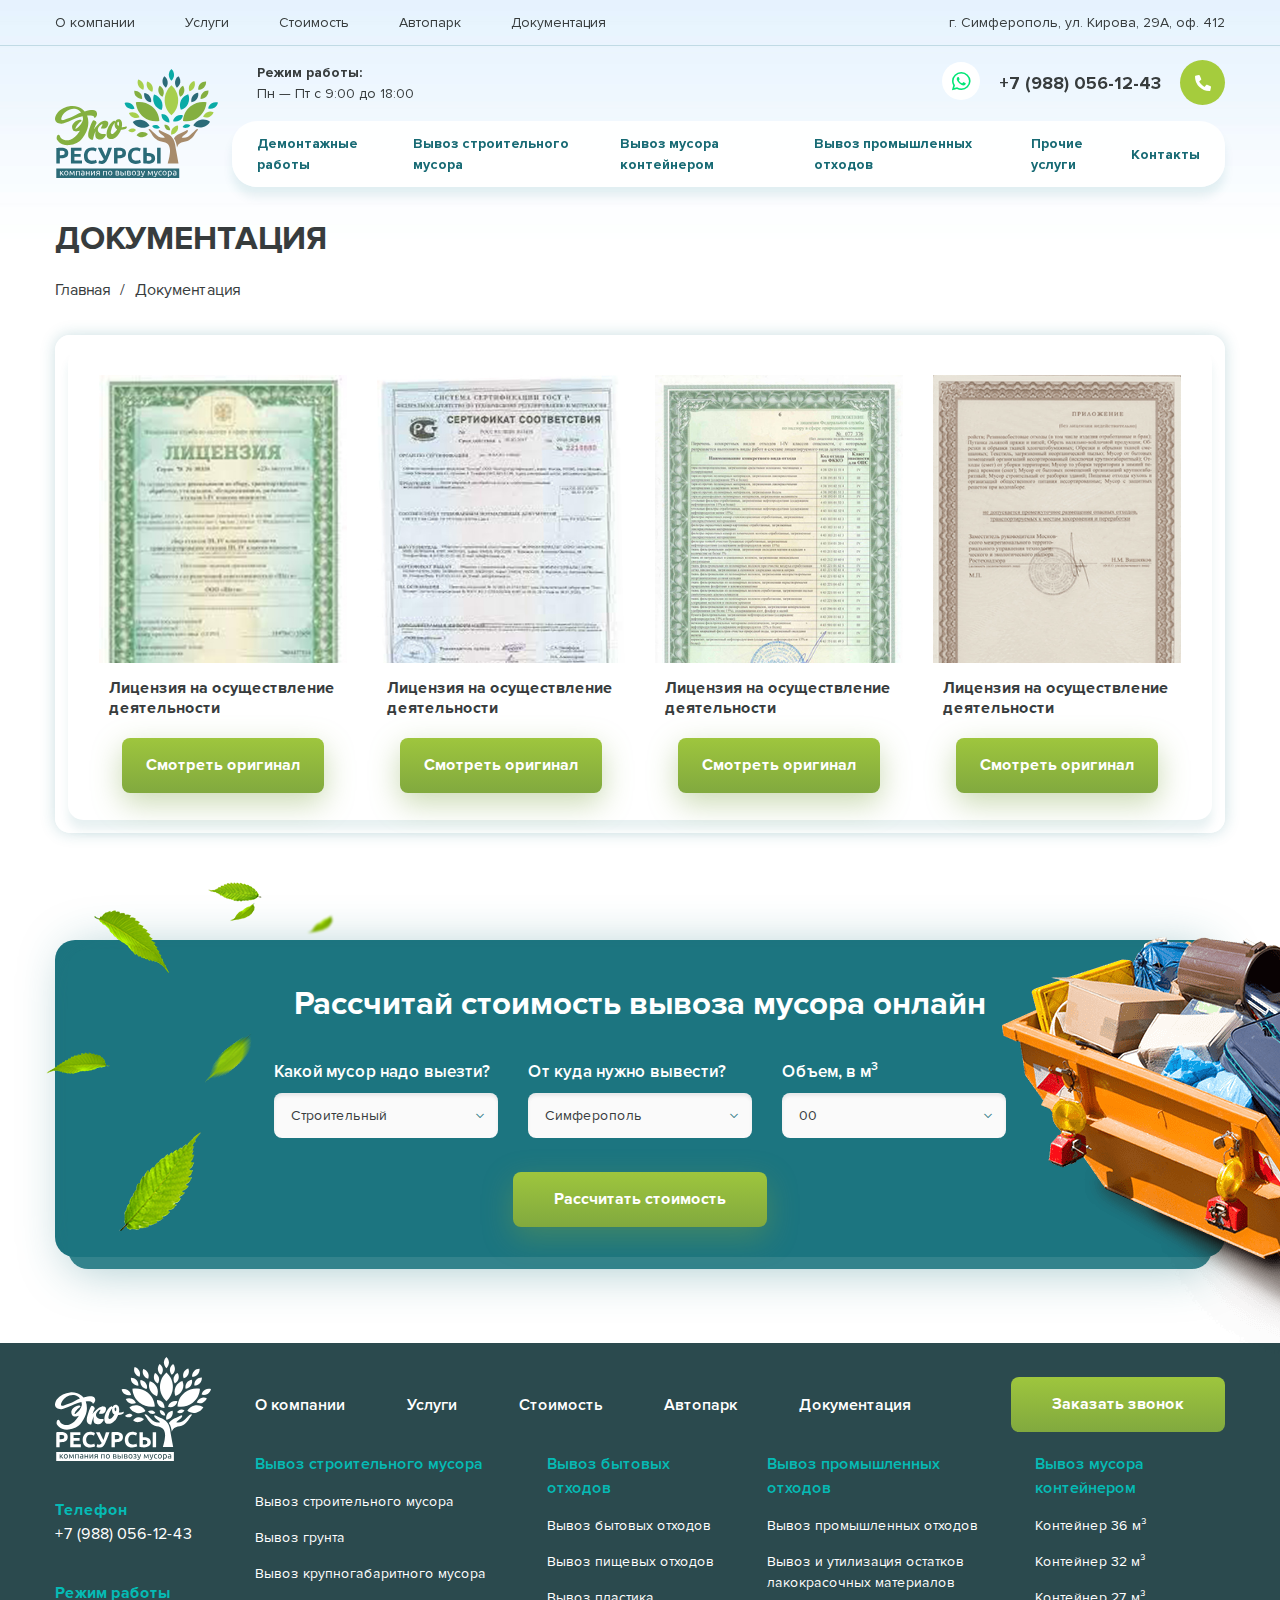
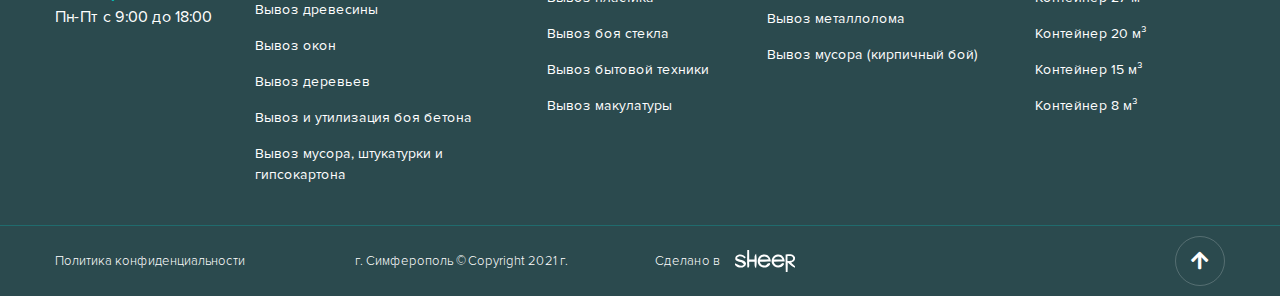
<file: documents.html>
<!DOCTYPE html>
<!--[if lt IE 7]><html lang="ru" class="lt-ie9 lt-ie8 lt-ie7"><![endif]-->
<!--[if IE 7]><html lang="ru" class="lt-ie9 lt-ie8"><![endif]-->
<!--[if IE 8]><html lang="ru" class="lt-ie9"><![endif]-->
<!--[if gt IE 8]><!-->
<html lang="ru">
<!--<![endif]-->
<head>
	<meta charset="utf-8" />
	<title>Заголовок</title>
	<meta name="description" content="" />
	<meta http-equiv="X-UA-Compatible" content="IE=edge" />
	<meta name="viewport" content="width=device-width, initial-scale=1.0" />
	<link rel="shortcut icon" href="favicon.png" />
	<link rel="stylesheet" href="libs/bootstrap/bootstrap-grid.css" />
	<link rel="stylesheet" href="libs/fontawesome-free-5.12.0-web/css/all.min.css" />
	<link rel="stylesheet" href="libs/fancybox/jquery.fancybox.css" />
	<link rel="stylesheet" href="libs/slick-1.5.9/slick/slick.css" />
	<link rel="stylesheet" href="libs/slick-1.5.9/slick/slick-theme.css" />
	<link rel="stylesheet" href="css/fonts.css" />
	<link rel="stylesheet" href="css/main.css?ver=1.22" />
	<link rel="stylesheet" href="css/media.css?ver=1.22" />
</head>
<body>

	<div class="wrapper wrapper_page">

		<div class="billbord__leaves">
			<img src="img/leaves.png" alt="alt">
		</div>
 
		<header class="header default">
			<div class="header-top">
				<div class="container">
					<div class="header-top__wrap"> 
						<ul class="navigation">
							<li><a href="#">О компании</a></li>
							<li><a href="#">Услуги</a></li> 
							<li><a href="#">Стоимость</a></li>
							<li><a href="#">Автопарк</a></li> 
							<li><a href="#">Документация</a></li>
						</ul>
						<p>г. Симферополь, ул. Кирова, 29А, оф. 412</p>
					</div>
				</div>
			</div>
			<div class="container">
				<div class="header-bottom">
					<span class="btn_nav btn_nav-nav">
						<span class='sandwich'>
							<span class='sw-topper'></span>
							<span class='sw-bottom'></span>
							<span class='sw-footer'></span>
						</span>
					</span>
					<a href="#" class="logo">
						<img src="img/logo.svg" alt="alt">
					</a>
					<div class="header-bottom__content">
						<div class="header-bottom__top">
							<div>
								<p><strong>Режим работы:</strong></p>
								<p>Пн — Пт с 9:00 до 18:00</p>
							</div>
							<div class="contacts-wrap">
								<a href="#" class="btn-whatsapp">
									<i class="fab fa-whatsapp"></i>
								</a>
								<a href="tel:+79880561243" class="phone-main">+7 (988) 056-12-43</a>
								<a href="#callback" class="btn-phone fancybox">
									<i class="fas fa-phone-alt"></i>
								</a>
							</div>
						</div>
						<ul class="menu">
							<li><a href="#">Демонтажные работы</a></li>
							<li>
								<a href="#">Вывоз строительного мусора</a>
								<ul>
									<li><a href="#">Вывоз мусора, штукатурки и гипсокартона</a></li>
									<li><a href="#">Вывоз мусора (кирпичный бой)</a></li>
									<li><a href="#">Вывоз деревьев</a></li>
									<li><a href="#">Вывоз боя стекла</a></li>
									<li><a href="#">Вывоз пластика</a></li>
									<li><a href="#">Вывоз промышленных объектов</a></li>
								</ul>
							</li>
							<li><a href="#">Вывоз мусора контейнером</a></li>
							<li><a href="#">Вывоз промышленных отходов</a></li>
							<li><a href="#">Прочие услуги</a></li>
							<li><a href="#">Контакты</a></li>
						</ul>
					</div>
					<div>
						<a href="tel:+79880561243" class="phone-mob"><i class="fas fa-phone"></i></a>
						<span class="btn_nav btn_nav-menu">
							<span class='sandwich'>
								<span></span>
								<span></span>
								<span></span>
							</span>
						</span>
					</div>
				</div>
			</div>
			<div class="menu-mobile menu-mobile_nav">
				<ul>
					<li><a href="#">О компании</a></li>
					<li><a href="#">Услуги</a></li>
					<li><a href="#">Стоимость</a></li>
					<li><a href="#">Автопарк</a></li>
					<li><a href="#">Документация</a></li>
				</ul>
				<div class="contacts-wrap">
					<a href="#" class="btn-whatsapp">
						<i class="fab fa-whatsapp"></i>
					</a>
					<a href="tel:+79880561243" class="phone-main">+7 (988) 056-12-43</a>
					<a href="#callback" class="btn-phone fancybox">
						<i class="fas fa-phone-alt"></i>
					</a>
				</div>
				<p><strong>Режим работы:</strong></p>
				<p>Пн — Пт с 9:00 до 18:00</p>
				<br>
				<p>г. Симферополь, ул. Кирова, 29А, оф. 412</p>
			</div>
			<div class="menu-mobile menu-mobile_menu">
				<ul>
					<li><a href="#">Демонтажные работы</a></li>
					<li class="menu__haschild">
						<a href="#">Вывоз строительного мусора</a>
						<ul>
							<li><a href="#">Вывоз мусора, штукатурки и гипсокартона</a></li>
							<li><a href="#">Вывоз мусора (кирпичный бой)</a></li>
							<li><a href="#">Вывоз деревьев</a></li>
							<li><a href="#">Вывоз боя стекла</a></li>
							<li><a href="#">Вывоз пластика</a></li>
							<li><a href="#">Вывоз промышленных объектов</a></li>
						</ul>
					</li>
					<li><a href="#">Вывоз мусора контейнером</a></li>
					<li><a href="#">Вывоз промышленных отходов</a></li>
					<li><a href="#">Прочие услуги</a></li>
					<li><a href="#">Контакты</a></li>
				</ul>
			</div>
		</header>

		<div class="avtopark-page">
			<div class="container">
				<div class="title-section">ДОКУМЕНТАЦИЯ</div>
				<ul class="breadcumbs">
					<li><a href="#">Главная</a><span>/</span></li>
					<li>Документация</li>
				</ul>
			</div>
		</div>

		<div class="documents">
			<div class="container">
				<div class="documents-block">
					<div class="row">
						<div class="col-lg-3 col-md-6">
							<div class="item-document">
								<a href="img/doc1.jpg" class="item-document__image fancybox" rel="group1">
									<img src="img/doc1.jpg" alt="alt">
								</a>
								<a href="img/doc1.jpg" class="item-document__title fancybox" rel="group1">Лицензия на осуществление деятельности</a>
								<a href="img/doc1.jpg" class="btn-main fancybox" rel="group1">Смотреть оригинал</a>
							</div>
						</div>
						<div class="col-lg-3 col-md-6">
							<div class="item-document">
								<a href="img/doc2.jpg" class="item-document__image fancybox" rel="group1">
									<img src="img/doc2.jpg" alt="alt">
								</a>
								<a href="img/doc2.jpg" class="item-document__title fancybox" rel="group1">Лицензия на осуществление деятельности</a>
								<a href="img/doc2.jpg" class="btn-main fancybox" rel="group1">Смотреть оригинал</a>
							</div>
						</div>
						<div class="col-lg-3 col-md-6">
							<div class="item-document">
								<a href="img/doc3.jpg" class="item-document__image fancybox" rel="group1">
									<img src="img/doc3.jpg" alt="alt">
								</a>
								<a href="img/doc3.jpg" class="item-document__title fancybox" rel="group1">Лицензия на осуществление деятельности</a>
								<a href="img/doc3.jpg" class="btn-main fancybox" rel="group1">Смотреть оригинал</a>
							</div>
						</div>
						<div class="col-lg-3 col-md-6">
							<div class="item-document">
								<a href="img/doc4.jpg" class="item-document__image fancybox" rel="group1">
									<img src="img/doc4.jpg" alt="alt">
								</a>
								<a href="img/doc4.jpg" class="item-document__title fancybox" rel="group1">Лицензия на осуществление деятельности</a>
								<a href="img/doc4.jpg" class="btn-main fancybox" rel="group1">Смотреть оригинал</a>
							</div>
						</div>
					</div>
				</div>
			</div>
		</div>

		<div class="calculator">
			<div class="container">
				<div class="calculator-block">
					<div class="calculator-block__leaves">
						<img src="img/leaves3.png" alt="alt">
					</div>
					<div class="calculator-block__image">
						<img src="img/bags.png" alt="alt">
					</div>
					<div class="title-section">Рассчитай стоимость вывоза мусора онлайн</div>
					<form>
						<div class="row">
							<div class="col-md-4">
								<div class="item-form">
									<div class="item-form__title">Какой мусор надо выезти?</div>
									<select>
										<option value="1">Строительный</option>
										<option value="1">Строительный 1</option>
										<option value="1">Строительный 2</option>
										<option value="1">Строительный 3</option>
									</select>
								</div>
							</div>
							<div class="col-md-4">
								<div class="item-form">
									<div class="item-form__title">От куда нужно вывести?</div>
									<select>
										<option value="1">Симферополь</option>
										<option value="1">Симферополь</option>
										<option value="1">Симферополь</option>
										<option value="1">Симферополь</option>
									</select>
								</div>
							</div>
							<div class="col-md-4">
								<div class="item-form">
									<div class="item-form__title">Объем, в м<sup>3</sup></div>
									<select>
										<option value="1">00</option>
										<option value="1">01</option>
										<option value="1">02</option>
										<option value="1">03</option>
									</select>
								</div>
							</div>
						</div>
						<div class="calculator__button">
							<button class="btn-main">Рассчитать стоимость</button>
						</div>
					</form>
				</div>
			</div>
		</div>

		<footer class="footer">
			<div class="container">
				<div class="row">
					<div class="col-lg-2">
						<a href="#" class="logo">
							<img src="img/logo2.svg" alt="alt">
						</a>
						<div class="footer__contacts">
							<strong>Телефон</strong>
							<p><a href="tel:+79880561243">+7 (988) 056-12-43</a></p>
						</div>
						<div class="footer__contacts">
							<strong>Режим работы</strong>
							<p>Пн-Пт с 9:00 до 18:00</p>
						</div>
					</div>
					<div class="col-lg-10">
						<div class="footer__top">
							<ul class="footer__menu">
								<li><a href="#">О компании</a></li>
								<li><a href="#">Услуги</a></li>
								<li><a href="#">Стоимость</a></li>
								<li><a href="#">Автопарк</a></li>
								<li><a href="#">Документация</a></li>
							</ul>
							<a href="#callback" class="btn-main fancybox">Заказать звонок</a>
						</div>
						<div class="row row_footer">
							<div class="col-lg-3">
								<div class="footer__title">Вывоз строительного мусора <i class="fal fa-plus"></i></div>
								<ul class="footer__nav">
									<li><a href="#">Вывоз строительного мусора</a></li>
									<li><a href="#">Вывоз грунта</a></li>
									<li><a href="#">Вывоз крупногабаритного мусора</a></li>
									<li><a href="#">Вывоз древесины</a></li>
									<li><a href="#">Вывоз окон</a></li>
									<li><a href="#">Вывоз деревьев</a></li>
									<li><a href="#">Вывоз и утилизация боя бетона</a></li>
									<li><a href="#">Вывоз мусора, штукатурки и гипсокартона</a></li>
								</ul>
							</div>
							<div class="col-lg-3">
								<div class="footer__title">Вывоз бытовых отходов <i class="fal fa-plus"></i></div>
								<ul class="footer__nav">
									<li><a href="#">Вывоз бытовых отходов</a></li>
									<li><a href="#">Вывоз пищевых отходов</a></li>
									<li><a href="#">Вывоз пластика</a></li>
									<li><a href="#">Вывоз боя стекла</a></li>
									<li><a href="#">Вывоз бытовой техники</a></li>
									<li><a href="#">Вывоз макулатуры</a></li>
								</ul>
							</div>
							<div class="col-lg-3">
								<div class="footer__title">Вывоз промышленных отходов <i class="fal fa-plus"></i></div>
								<ul class="footer__nav">
									<li><a href="#">Вывоз промышленных отходов</a></li>
									<li><a href="#">Вывоз и утилизация остатков лакокрасочных материалов</a></li>
									<li><a href="#">Вывоз металлолома</a></li>
									<li><a href="#">Вывоз мусора (кирпичный бой)</a></li>
								</ul>
							</div>
							<div class="col-lg-3">
								<div class="footer__title">Вывоз мусора контейнером <i class="fal fa-plus"></i></div>
								<ul class="footer__nav">
									<li><a href="#">Контейнер 36 м³</a></li>
									<li><a href="#">Контейнер 32 м³</a></li>
									<li><a href="#">Контейнер 27 м³</a></li>
									<li><a href="#">Контейнер 20 м³</a></li>
									<li><a href="#">Контейнер 15 м³</a></li>
									<li><a href="#">Контейнер 8 м³</a></li>
								</ul>
							</div>
						</div>
					</div>
				</div>
			</div>
			<div class="footer__bottom">
				<div class="container">
					<div class="row align-items-center">
						<div class="col-lg-3 col-sm-6">
							<a href="#">Политика конфиденциальности</a>
						</div>
						<div class="col-lg-3 col-sm-6">
							<p>г. Симферополь © Copyright 2021 г.</p>
						</div>
						<div class="col-lg-3 col-sm-6">
							<div class="create">Сделано в <img src="img/copy.svg" alt="alt"></div>
						</div>
						<div class="col-lg-3 col-sm-6 align_right">
							<a href="#" class="btn_top default"><i class="fa fa-arrow-up"></i></a>
						</div>
					</div>
				</div>
			</div>
		</footer>
		
	</div>

	<div id="callback" class="modal-block">
		<div class="block-form">
			<div class="block-form__title">Запишитесь и получите бесплатную консультацию</div>
			<form>
				<div class="item-form">
					<input type="text" placeholder="Имя" required="required">
				</div>
				<div class="item-form">
					<input type="text" placeholder="+7 (___) ___-__-__" class="input-phone" required="required">
				</div>
				<button class="btn-main" type="submit">Заказать консультацию</button>
				<div class="checkbox-wrap">
					<div class="checkbox">
						<label>
							<input type="checkbox" required="required" checked="checked" />
							<span>Согласие на обработку персональных данных</span>
						</label>
					</div>
				</div>
			</form>
		</div>
	</div>

	<!--[if lt IE 9]>
	<script src="libs/html5shiv/es5-shim.min.js"></script>
	<script src="libs/html5shiv/html5shiv.min.js"></script>
	<script src="libs/html5shiv/html5shiv-printshiv.min.js"></script>
	<script src="libs/respond/respond.min.js"></script>
<![endif]-->
<script src="libs/jquery/jquery-1.11.1.min.js"></script>
<script src="libs/jquery-mousewheel/jquery.mousewheel.min.js"></script>
<script src="libs/fancybox/jquery.fancybox.pack.js"></script>
<script src="libs/slick-1.5.9/slick/slick.min.js"></script>
<script src="libs/scroll2id/PageScroll2id.min.js"></script>
<script src="libs/mask/jquery.maskedinput.js"></script>
<script src="libs/jQueryFormStyler-master/jquery.formstyler.min.js"></script>
<script src="js/common.js?ver=1.22"></script>
<!-- Yandex.Metrika counter --><!-- /Yandex.Metrika counter -->
<!-- Google Analytics counter --><!-- /Google Analytics counter -->
</body>
</html>
</file>
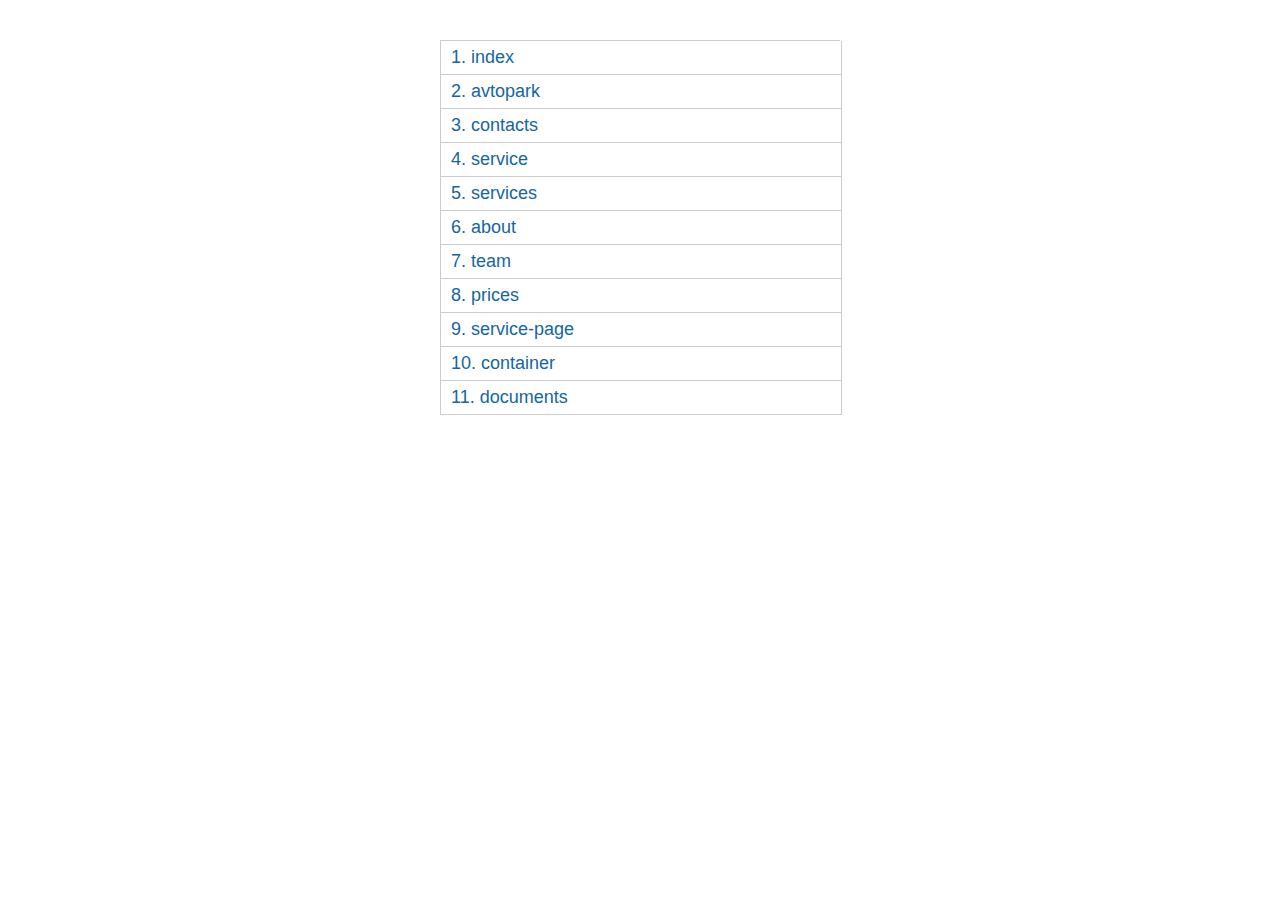
<file: map.html>
<!DOCTYPE html>
<!--[if lt IE 7]><html lang="ru" class="lt-ie9 lt-ie8 lt-ie7"><![endif]-->
<!--[if IE 7]><html lang="ru" class="lt-ie9 lt-ie8"><![endif]-->
<!--[if IE 8]><html lang="ru" class="lt-ie9"><![endif]-->
<!--[if gt IE 8]><!-->
<html lang="ru">
<!--<![endif]-->
<head>
	<meta charset="utf-8" />
	<title>Заголовок</title>
	<meta name="description" content="" />
	<meta http-equiv="X-UA-Compatible" content="IE=edge" />
	<meta name="viewport" content="width=device-width, initial-scale=1.0" />
</head>
<body>

	<div class="wrapper">
		<div class="count_pages">
			<ul> 
				<li><a href="index.html" target="_blanck">index</a></li>
				<li><a href="avtopark.html" target="_blanck">avtopark</a></li>
				<li><a href="contacts.html" target="_blanck">contacts</a></li>
				<li><a href="service.html" target="_blanck">service</a></li>
				<li><a href="services.html" target="_blanck">services</a></li>
				<li><a href="about.html" target="_blanck">about</a></li>
				<li><a href="team.html" target="_blanck">team</a></li>
				<li><a href="prices.html" target="_blanck">prices</a></li>
				<li><a href="service-page.html" target="_blanck">service-page</a></li>
				<li><a href="container.html" target="_blanck">container</a></li>
				<li><a href="documents.html" target="_blanck">documents</a></li>
			</ul>  
		</div>  
	</div> 

	<style> 
		.count_pages a:before {
			counter-increment: list1;
			content: counter(list1) ". "; 
		}
		.count_pages li {
			list-style: none;
			margin-bottom: 0px;
			border: 1px solid #ccc;
			border-top: none;
			width: 100%; 
		}
		.count_pages {
			margin: 0;
			width: 400px;
			margin: auto;
			font-family: sans-serif;
			margin-top: 40px;
			max-width: 100%;
			border-top: 1px solid #ccc;
			counter-reset: list1;
			margin-bottom: 40px;
		}
		.count_pages ul {
			margin: 0;
			padding: 0;
		}
		.count_pages a {
			font-size: 18px;
			color: #15669F;
			text-decoration: none;
			display: block;
			padding: 6px 10px;
		}
	</style>
</body>
</html>
</file>
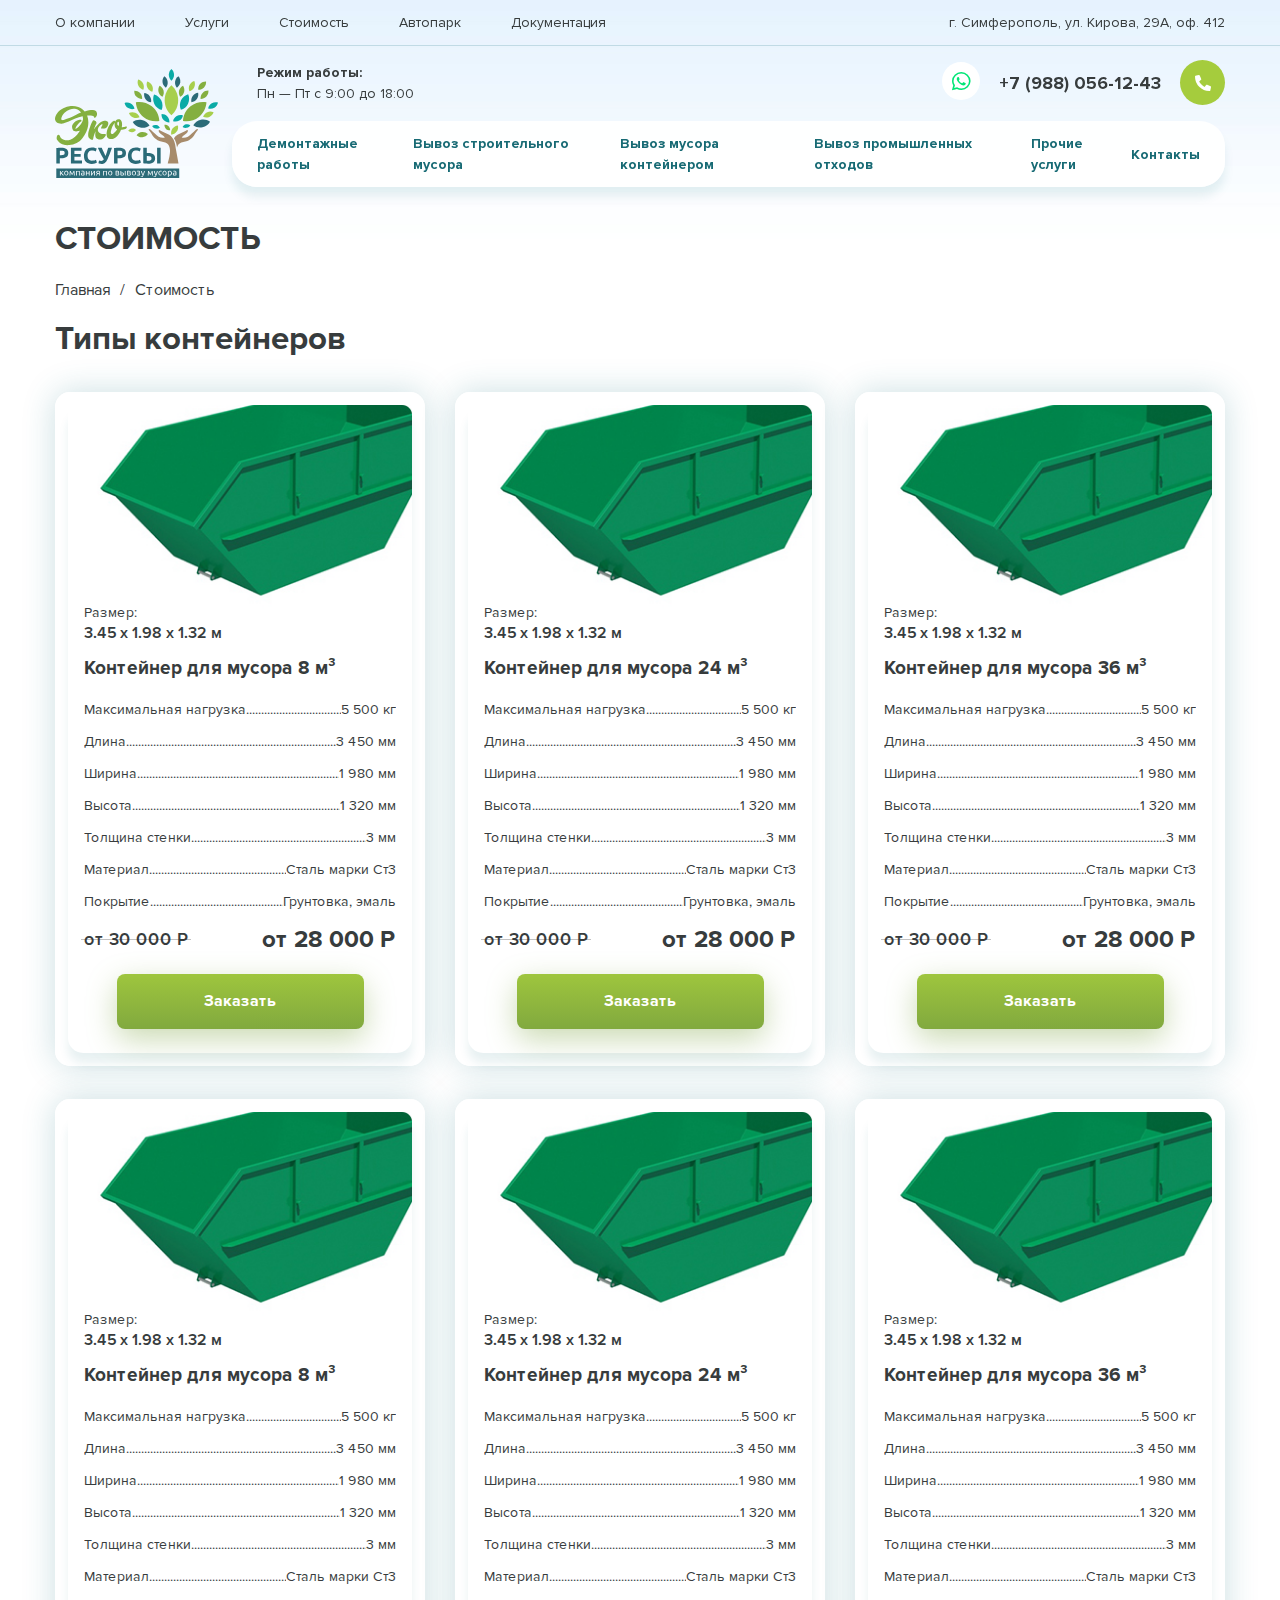
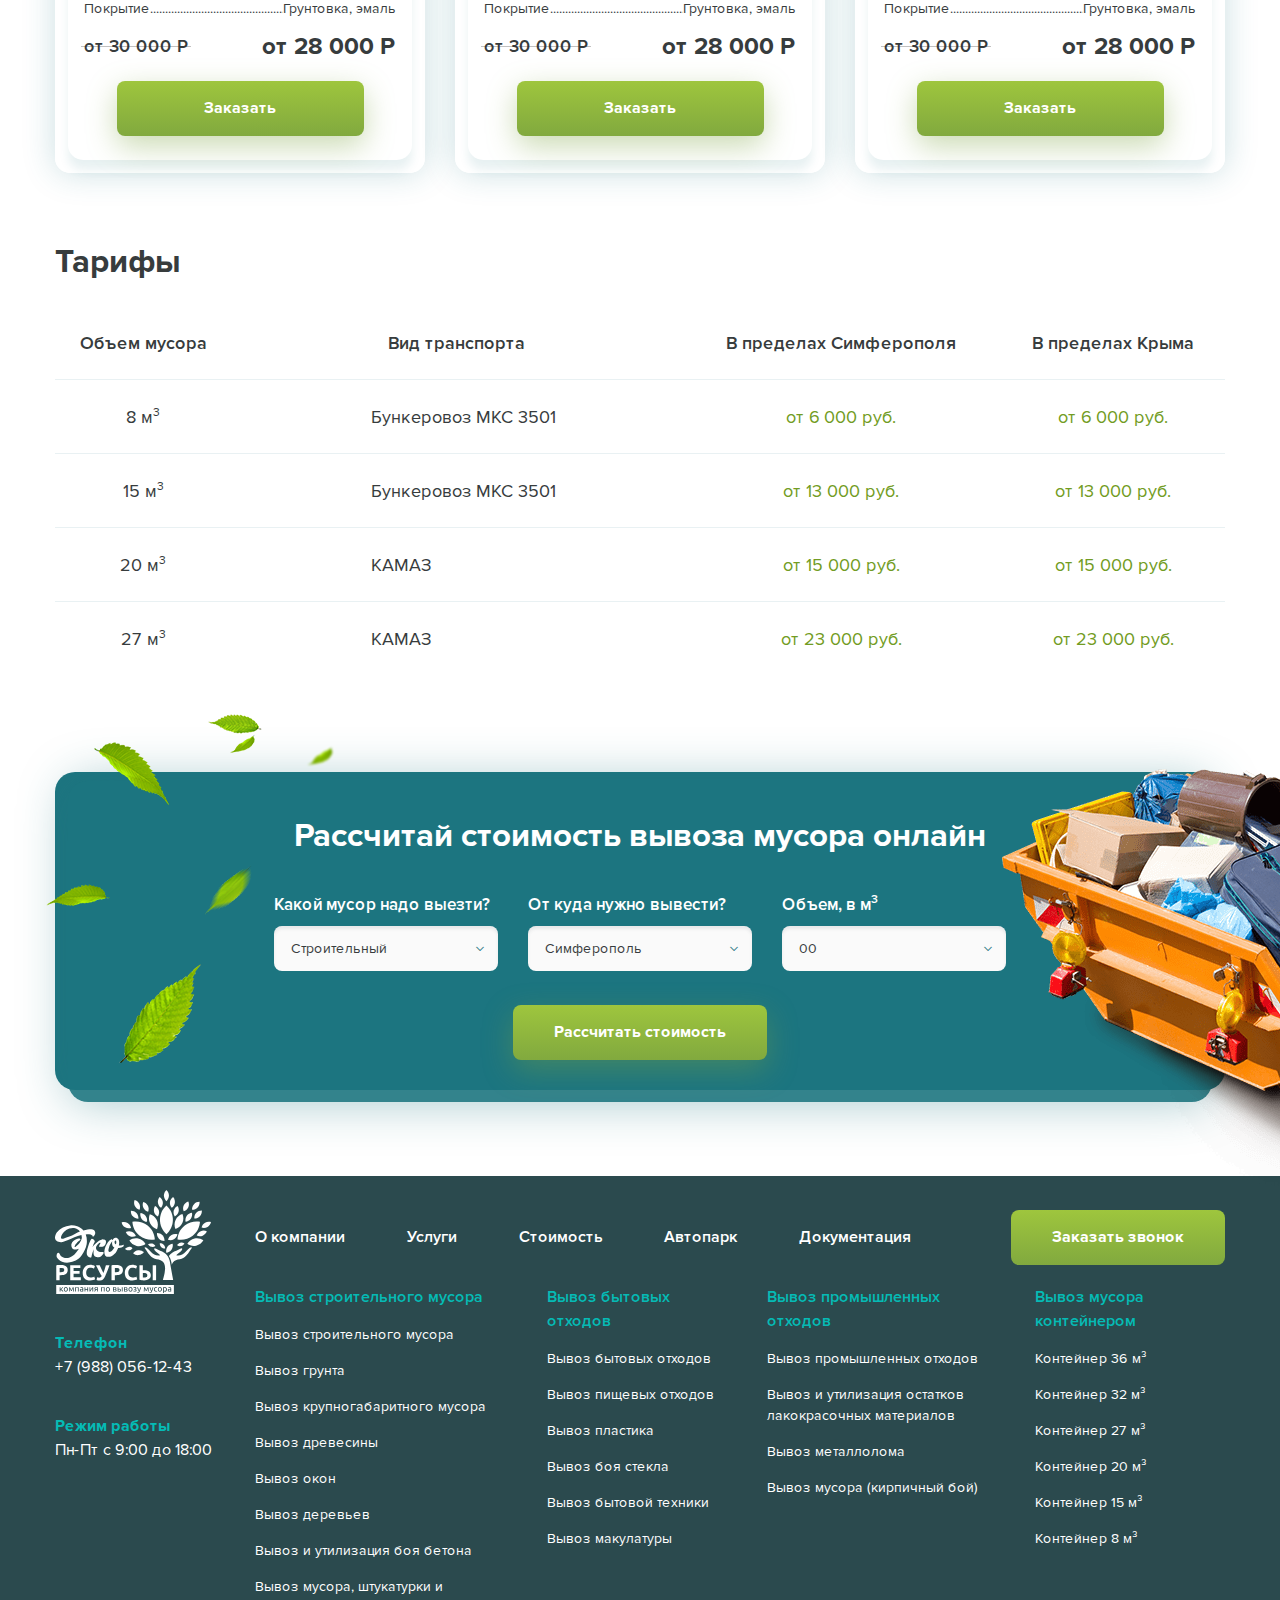
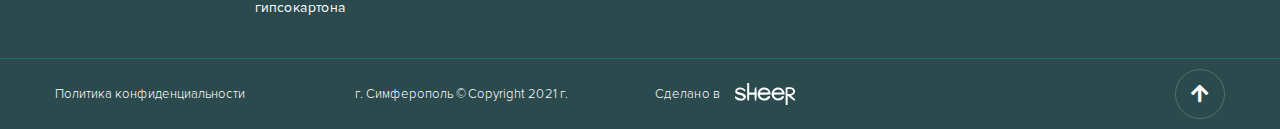
<file: prices.html>
<!DOCTYPE html>
<!--[if lt IE 7]><html lang="ru" class="lt-ie9 lt-ie8 lt-ie7"><![endif]-->
<!--[if IE 7]><html lang="ru" class="lt-ie9 lt-ie8"><![endif]-->
<!--[if IE 8]><html lang="ru" class="lt-ie9"><![endif]-->
<!--[if gt IE 8]><!-->
<html lang="ru">
<!--<![endif]-->
<head>
	<meta charset="utf-8" />
	<title>Заголовок</title>
	<meta name="description" content="" />
	<meta http-equiv="X-UA-Compatible" content="IE=edge" />
	<meta name="viewport" content="width=device-width, initial-scale=1.0" />
	<link rel="shortcut icon" href="favicon.png" />
	<link rel="stylesheet" href="libs/bootstrap/bootstrap-grid.css" />
	<link rel="stylesheet" href="libs/fontawesome-free-5.12.0-web/css/all.min.css" />
	<link rel="stylesheet" href="libs/fancybox/jquery.fancybox.css" />
	<link rel="stylesheet" href="libs/slick-1.5.9/slick/slick.css" />
	<link rel="stylesheet" href="libs/slick-1.5.9/slick/slick-theme.css" />
	<link rel="stylesheet" href="css/fonts.css" />
	<link rel="stylesheet" href="css/main.css?ver=1.12" />
	<link rel="stylesheet" href="css/media.css?ver=1.12" />
</head>
<body>

	<div class="wrapper wrapper_page">

		<div class="billbord__leaves">
			<img src="img/leaves.png" alt="alt">
		</div>

		<header class="header default">
			<div class="header-top">
				<div class="container">
					<div class="header-top__wrap"> 
						<ul class="navigation">
							<li><a href="#">О компании</a></li>
							<li><a href="#">Услуги</a></li> 
							<li><a href="#">Стоимость</a></li>
							<li><a href="#">Автопарк</a></li> 
							<li><a href="#">Документация</a></li>
						</ul>
						<p>г. Симферополь, ул. Кирова, 29А, оф. 412</p>
					</div>
				</div>
			</div>
			<div class="container">
				<div class="header-bottom">
					<span class="btn_nav btn_nav-nav">
						<span class='sandwich'>
							<span class='sw-topper'></span>
							<span class='sw-bottom'></span>
							<span class='sw-footer'></span>
						</span>
					</span>
					<a href="#" class="logo">
						<img src="img/logo.svg" alt="alt">
					</a>
					<div class="header-bottom__content">
						<div class="header-bottom__top">
							<div>
								<p><strong>Режим работы:</strong></p>
								<p>Пн — Пт с 9:00 до 18:00</p>
							</div>
							<div class="contacts-wrap">
								<a href="#" class="btn-whatsapp">
									<i class="fab fa-whatsapp"></i>
								</a>
								<a href="tel:+79880561243" class="phone-main">+7 (988) 056-12-43</a>
								<a href="#callback" class="btn-phone fancybox">
									<i class="fas fa-phone-alt"></i>
								</a>
							</div>
						</div>
						<ul class="menu">
							<li><a href="#">Демонтажные работы</a></li>
							<li>
								<a href="#">Вывоз строительного мусора</a>
								<ul>
									<li><a href="#">Вывоз мусора, штукатурки и гипсокартона</a></li>
									<li><a href="#">Вывоз мусора (кирпичный бой)</a></li>
									<li><a href="#">Вывоз деревьев</a></li>
									<li><a href="#">Вывоз боя стекла</a></li>
									<li><a href="#">Вывоз пластика</a></li>
									<li><a href="#">Вывоз промышленных объектов</a></li>
								</ul>
							</li>
							<li><a href="#">Вывоз мусора контейнером</a></li>
							<li><a href="#">Вывоз промышленных отходов</a></li>
							<li><a href="#">Прочие услуги</a></li>
							<li><a href="#">Контакты</a></li>
						</ul>
					</div>
					<div>
						<a href="tel:+79880561243" class="phone-mob"><i class="fas fa-phone"></i></a>
						<span class="btn_nav btn_nav-menu">
							<span class='sandwich'>
								<span></span>
								<span></span>
								<span></span>
							</span>
						</span>
					</div>
				</div>
			</div>
			<div class="menu-mobile menu-mobile_nav">
				<ul>
					<li><a href="#">О компании</a></li>
					<li><a href="#">Услуги</a></li>
					<li><a href="#">Стоимость</a></li>
					<li><a href="#">Автопарк</a></li>
					<li><a href="#">Документация</a></li>
				</ul>
				<div class="contacts-wrap">
					<a href="#" class="btn-whatsapp">
						<i class="fab fa-whatsapp"></i>
					</a>
					<a href="tel:+79880561243" class="phone-main">+7 (988) 056-12-43</a>
					<a href="#callback" class="btn-phone fancybox">
						<i class="fas fa-phone-alt"></i>
					</a>
				</div>
				<p><strong>Режим работы:</strong></p>
				<p>Пн — Пт с 9:00 до 18:00</p>
				<br>
				<p>г. Симферополь, ул. Кирова, 29А, оф. 412</p>
			</div>
			<div class="menu-mobile menu-mobile_menu">
				<ul>
					<li><a href="#">Демонтажные работы</a></li>
					<li class="menu__haschild">
						<a href="#">Вывоз строительного мусора</a>
						<ul>
							<li><a href="#">Вывоз мусора, штукатурки и гипсокартона</a></li>
							<li><a href="#">Вывоз мусора (кирпичный бой)</a></li>
							<li><a href="#">Вывоз деревьев</a></li>
							<li><a href="#">Вывоз боя стекла</a></li>
							<li><a href="#">Вывоз пластика</a></li>
							<li><a href="#">Вывоз промышленных объектов</a></li>
						</ul>
					</li>
					<li><a href="#">Вывоз мусора контейнером</a></li>
					<li><a href="#">Вывоз промышленных отходов</a></li>
					<li><a href="#">Прочие услуги</a></li>
					<li><a href="#">Контакты</a></li>
				</ul>
			</div>
		</header>

		<div class="types-page">
			<div class="container">
				<div class="title-section">стоимость</div>
				<ul class="breadcumbs">
					<li><a href="#">Главная</a><span>/</span></li> 
					<li>Стоимость</li>
				</ul>
			</div>
		</div>

		<div class="types">
			<div class="container">
				<div class="title-section">Типы контейнеров</div>
				<div class="row row_types">
					<div class="col-lg-4 col-md-6">
						<div class="item-type">
							<div class="item-type__image">
								<img src="img/type1.jpg" alt="alt">
							</div>
							<div class="item-type__content">
								<div class="item-type__size">Размер: <strong>3.45 х 1.98 х 1.32 м</strong></div>
								<div class="title-card">Контейнер для мусора 8 м³</div>
								<div class="line-feature">
									<span>Максимальная нагрузка</span>
									<span>5 500 кг</span>
								</div>
								<div class="line-feature">
									<span>Длина</span>
									<span>3 450 мм</span>
								</div>
								<div class="line-feature">
									<span>Ширина</span>
									<span>1 980 мм</span>
								</div>
								<div class="line-feature">
									<span>Высота</span>
									<span>1 320 мм</span>
								</div>
								<div class="line-feature">
									<span>Толщина стенки</span>
									<span>3 мм</span>
								</div>
								<div class="line-feature">
									<span>Материал</span>
									<span>Сталь марки Ст3</span>
								</div>
								<div class="line-feature">
									<span>Покрытие</span>
									<span>Грунтовка, эмаль</span>
								</div>
								<div class="line-prices">
									<div class="price-old">от 30 000 Р</div>
									<div class="price-new">от 28 000 Р</div>
								</div>
								<div class="bottom-button">
									<a href="#" class="btn-main">Заказать</a>
								</div>
							</div>
						</div>
					</div>
					<div class="col-lg-4 col-md-6">
						<div class="item-type">
							<div class="item-type__image">
								<img src="img/type1.jpg" alt="alt">
							</div>
							<div class="item-type__content">
								<div class="item-type__size">Размер: <strong>3.45 х 1.98 х 1.32 м</strong></div>
								<div class="title-card">Контейнер для мусора 24 м³</div>
								<div class="line-feature">
									<span>Максимальная нагрузка</span>
									<span>5 500 кг</span>
								</div>
								<div class="line-feature">
									<span>Длина</span>
									<span>3 450 мм</span>
								</div>
								<div class="line-feature">
									<span>Ширина</span>
									<span>1 980 мм</span>
								</div>
								<div class="line-feature">
									<span>Высота</span>
									<span>1 320 мм</span>
								</div>
								<div class="line-feature">
									<span>Толщина стенки</span>
									<span>3 мм</span>
								</div>
								<div class="line-feature">
									<span>Материал</span>
									<span>Сталь марки Ст3</span>
								</div>
								<div class="line-feature">
									<span>Покрытие</span>
									<span>Грунтовка, эмаль</span>
								</div>
								<div class="line-prices">
									<div class="price-old">от 30 000 Р</div>
									<div class="price-new">от 28 000 Р</div>
								</div>
								<div class="bottom-button">
									<a href="#" class="btn-main">Заказать</a>
								</div>
							</div>
						</div>
					</div>
					<div class="col-lg-4 col-md-6">
						<div class="item-type">
							<div class="item-type__image">
								<img src="img/type1.jpg" alt="alt">
							</div>
							<div class="item-type__content">
								<div class="item-type__size">Размер: <strong>3.45 х 1.98 х 1.32 м</strong></div>
								<div class="title-card">Контейнер для мусора 36 м³</div>
								<div class="line-feature">
									<span>Максимальная нагрузка</span>
									<span>5 500 кг</span>
								</div>
								<div class="line-feature">
									<span>Длина</span>
									<span>3 450 мм</span>
								</div>
								<div class="line-feature">
									<span>Ширина</span>
									<span>1 980 мм</span>
								</div>
								<div class="line-feature">
									<span>Высота</span>
									<span>1 320 мм</span>
								</div>
								<div class="line-feature">
									<span>Толщина стенки</span>
									<span>3 мм</span>
								</div>
								<div class="line-feature">
									<span>Материал</span>
									<span>Сталь марки Ст3</span>
								</div>
								<div class="line-feature">
									<span>Покрытие</span>
									<span>Грунтовка, эмаль</span>
								</div>
								<div class="line-prices">
									<div class="price-old">от 30 000 Р</div>
									<div class="price-new">от 28 000 Р</div>
								</div>
								<div class="bottom-button">
									<a href="#" class="btn-main">Заказать</a>
								</div>
							</div>
						</div>
					</div>
					<div class="col-lg-4 col-md-6">
						<div class="item-type">
							<div class="item-type__image">
								<img src="img/type1.jpg" alt="alt">
							</div>
							<div class="item-type__content">
								<div class="item-type__size">Размер: <strong>3.45 х 1.98 х 1.32 м</strong></div>
								<div class="title-card">Контейнер для мусора 8 м³</div>
								<div class="line-feature">
									<span>Максимальная нагрузка</span>
									<span>5 500 кг</span>
								</div>
								<div class="line-feature">
									<span>Длина</span>
									<span>3 450 мм</span>
								</div>
								<div class="line-feature">
									<span>Ширина</span>
									<span>1 980 мм</span>
								</div>
								<div class="line-feature">
									<span>Высота</span>
									<span>1 320 мм</span>
								</div>
								<div class="line-feature">
									<span>Толщина стенки</span>
									<span>3 мм</span>
								</div>
								<div class="line-feature">
									<span>Материал</span>
									<span>Сталь марки Ст3</span>
								</div>
								<div class="line-feature">
									<span>Покрытие</span>
									<span>Грунтовка, эмаль</span>
								</div>
								<div class="line-prices">
									<div class="price-old">от 30 000 Р</div>
									<div class="price-new">от 28 000 Р</div>
								</div>
								<div class="bottom-button">
									<a href="#" class="btn-main">Заказать</a>
								</div>
							</div>
						</div>
					</div>
					<div class="col-lg-4 col-md-6">
						<div class="item-type">
							<div class="item-type__image">
								<img src="img/type1.jpg" alt="alt">
							</div>
							<div class="item-type__content">
								<div class="item-type__size">Размер: <strong>3.45 х 1.98 х 1.32 м</strong></div>
								<div class="title-card">Контейнер для мусора 24 м³</div>
								<div class="line-feature">
									<span>Максимальная нагрузка</span>
									<span>5 500 кг</span>
								</div>
								<div class="line-feature">
									<span>Длина</span>
									<span>3 450 мм</span>
								</div>
								<div class="line-feature">
									<span>Ширина</span>
									<span>1 980 мм</span>
								</div>
								<div class="line-feature">
									<span>Высота</span>
									<span>1 320 мм</span>
								</div>
								<div class="line-feature">
									<span>Толщина стенки</span>
									<span>3 мм</span>
								</div>
								<div class="line-feature">
									<span>Материал</span>
									<span>Сталь марки Ст3</span>
								</div>
								<div class="line-feature">
									<span>Покрытие</span>
									<span>Грунтовка, эмаль</span>
								</div>
								<div class="line-prices">
									<div class="price-old">от 30 000 Р</div>
									<div class="price-new">от 28 000 Р</div>
								</div>
								<div class="bottom-button">
									<a href="#" class="btn-main">Заказать</a>
								</div>
							</div>
						</div>
					</div>
					<div class="col-lg-4 col-md-6">
						<div class="item-type">
							<div class="item-type__image">
								<img src="img/type1.jpg" alt="alt">
							</div>
							<div class="item-type__content">
								<div class="item-type__size">Размер: <strong>3.45 х 1.98 х 1.32 м</strong></div>
								<div class="title-card">Контейнер для мусора 36 м³</div>
								<div class="line-feature">
									<span>Максимальная нагрузка</span>
									<span>5 500 кг</span>
								</div>
								<div class="line-feature">
									<span>Длина</span>
									<span>3 450 мм</span>
								</div>
								<div class="line-feature">
									<span>Ширина</span>
									<span>1 980 мм</span>
								</div>
								<div class="line-feature">
									<span>Высота</span>
									<span>1 320 мм</span>
								</div>
								<div class="line-feature">
									<span>Толщина стенки</span>
									<span>3 мм</span>
								</div>
								<div class="line-feature">
									<span>Материал</span>
									<span>Сталь марки Ст3</span>
								</div>
								<div class="line-feature">
									<span>Покрытие</span>
									<span>Грунтовка, эмаль</span>
								</div>
								<div class="line-prices">
									<div class="price-old">от 30 000 Р</div>
									<div class="price-new">от 28 000 Р</div>
								</div>
								<div class="bottom-button">
									<a href="#" class="btn-main">Заказать</a>
								</div>
							</div>
						</div>
					</div>
				</div>
				<div class="tarifs-wrap">
					<div class="title-section">Тарифы</div>
					<div class="table-wrap">
						<table>
							<thead>
								<tr>
									<td>Объем мусора</td>
									<td>Вид транспорта</td>
									<td>В пределах Симферополя</td>
									<td>В пределах Крыма</td>
								</tr>
							</thead>
							<tbody>
								<tr>
									<td>8 м<sup>3</sup></td>
									<td>Бункеровоз МКС 3501</td>
									<td>от 6 000 руб.</td>
									<td>от 6 000 руб.</td>
								</tr>
								<tr>
									<td>15 м<sup>3</sup></td>
									<td>Бункеровоз МКС 3501</td>
									<td>от 13 000 руб.</td>
									<td>от 13 000 руб.</td>
								</tr>
								<tr>
									<td>20 м<sup>3</sup></td>
									<td>КАМАЗ</td>
									<td>от 15 000 руб.</td>
									<td>от 15 000 руб.</td>
								</tr>
								<tr>
									<td>27 м<sup>3</sup></td>
									<td>КАМАЗ</td>
									<td>от 23 000 руб.</td>
									<td>от 23 000 руб.</td>
								</tr>
							</tbody>
						</table>
					</div>
				</div>
			</div>
		</div>

		<div class="calculator">
			<div class="container">
				<div class="calculator-block">
					<div class="calculator-block__leaves">
						<img src="img/leaves3.png" alt="alt">
					</div>
					<div class="calculator-block__image">
						<img src="img/bags.png" alt="alt">
					</div>
					<div class="title-section">Рассчитай стоимость вывоза мусора онлайн</div>
					<form>
						<div class="row">
							<div class="col-md-4">
								<div class="item-form">
									<div class="item-form__title">Какой мусор надо выезти?</div>
									<select>
										<option value="1">Строительный</option>
										<option value="1">Строительный 1</option>
										<option value="1">Строительный 2</option>
										<option value="1">Строительный 3</option>
									</select>
								</div>
							</div>
							<div class="col-md-4">
								<div class="item-form">
									<div class="item-form__title">От куда нужно вывести?</div>
									<select>
										<option value="1">Симферополь</option>
										<option value="1">Симферополь</option>
										<option value="1">Симферополь</option>
										<option value="1">Симферополь</option>
									</select>
								</div>
							</div>
							<div class="col-md-4">
								<div class="item-form">
									<div class="item-form__title">Объем, в м<sup>3</sup></div>
									<select>
										<option value="1">00</option>
										<option value="1">01</option>
										<option value="1">02</option>
										<option value="1">03</option>
									</select>
								</div>
							</div>
						</div>
						<div class="calculator__button">
							<button class="btn-main">Рассчитать стоимость</button>
						</div>
					</form>
				</div>
			</div>
		</div>

		<footer class="footer">
			<div class="container">
				<div class="row">
					<div class="col-lg-2">
						<a href="#" class="logo">
							<img src="img/logo2.svg" alt="alt">
						</a>
						<div class="footer__contacts">
							<strong>Телефон</strong>
							<p><a href="tel:+79880561243">+7 (988) 056-12-43</a></p>
						</div>
						<div class="footer__contacts">
							<strong>Режим работы</strong>
							<p>Пн-Пт с 9:00 до 18:00</p>
						</div>
					</div>
					<div class="col-lg-10">
						<div class="footer__top">
							<ul class="footer__menu">
								<li><a href="#">О компании</a></li>
								<li><a href="#">Услуги</a></li>
								<li><a href="#">Стоимость</a></li>
								<li><a href="#">Автопарк</a></li>
								<li><a href="#">Документация</a></li>
							</ul>
							<a href="#callback" class="btn-main fancybox">Заказать звонок</a>
						</div>
						<div class="row row_footer">
							<div class="col-lg-3">
								<div class="footer__title">Вывоз строительного мусора <i class="fal fa-plus"></i></div>
								<ul class="footer__nav">
									<li><a href="#">Вывоз строительного мусора</a></li>
									<li><a href="#">Вывоз грунта</a></li>
									<li><a href="#">Вывоз крупногабаритного мусора</a></li>
									<li><a href="#">Вывоз древесины</a></li>
									<li><a href="#">Вывоз окон</a></li>
									<li><a href="#">Вывоз деревьев</a></li>
									<li><a href="#">Вывоз и утилизация боя бетона</a></li>
									<li><a href="#">Вывоз мусора, штукатурки и гипсокартона</a></li>
								</ul>
							</div>
							<div class="col-lg-3">
								<div class="footer__title">Вывоз бытовых отходов <i class="fal fa-plus"></i></div>
								<ul class="footer__nav">
									<li><a href="#">Вывоз бытовых отходов</a></li>
									<li><a href="#">Вывоз пищевых отходов</a></li>
									<li><a href="#">Вывоз пластика</a></li>
									<li><a href="#">Вывоз боя стекла</a></li>
									<li><a href="#">Вывоз бытовой техники</a></li>
									<li><a href="#">Вывоз макулатуры</a></li>
								</ul>
							</div>
							<div class="col-lg-3">
								<div class="footer__title">Вывоз промышленных отходов <i class="fal fa-plus"></i></div>
								<ul class="footer__nav">
									<li><a href="#">Вывоз промышленных отходов</a></li>
									<li><a href="#">Вывоз и утилизация остатков лакокрасочных материалов</a></li>
									<li><a href="#">Вывоз металлолома</a></li>
									<li><a href="#">Вывоз мусора (кирпичный бой)</a></li>
								</ul>
							</div>
							<div class="col-lg-3">
								<div class="footer__title">Вывоз мусора контейнером <i class="fal fa-plus"></i></div>
								<ul class="footer__nav">
									<li><a href="#">Контейнер 36 м³</a></li>
									<li><a href="#">Контейнер 32 м³</a></li>
									<li><a href="#">Контейнер 27 м³</a></li>
									<li><a href="#">Контейнер 20 м³</a></li>
									<li><a href="#">Контейнер 15 м³</a></li>
									<li><a href="#">Контейнер 8 м³</a></li>
								</ul>
							</div>
						</div>
					</div>
				</div>
			</div>
			<div class="footer__bottom">
				<div class="container">
					<div class="row align-items-center">
						<div class="col-lg-3 col-sm-6">
							<a href="#">Политика конфиденциальности</a>
						</div>
						<div class="col-lg-3 col-sm-6">
							<p>г. Симферополь © Copyright 2021 г.</p>
						</div>
						<div class="col-lg-3 col-sm-6">
							<div class="create">Сделано в <img src="img/copy.svg" alt="alt"></div>
						</div>
						<div class="col-lg-3 col-sm-6 align_right">
							<a href="#" class="btn_top default"><i class="fa fa-arrow-up"></i></a>
						</div>
					</div>
				</div>
			</div>
		</footer>
		
	</div>

	<div id="callback" class="modal-block">
		<div class="block-form">
			<div class="block-form__title">Запишитесь и получите бесплатную консультацию</div>
			<form>
				<div class="item-form">
					<input type="text" placeholder="Имя" required="required">
				</div>
				<div class="item-form">
					<input type="text" placeholder="+7 (___) ___-__-__" class="input-phone" required="required">
				</div>
				<button class="btn-main" type="submit">Заказать консультацию</button>
				<div class="checkbox-wrap">
					<div class="checkbox">
						<label>
							<input type="checkbox" required="required" checked="checked" />
							<span>Согласие на обработку персональных данных</span>
						</label>
					</div>
				</div>
			</form>
		</div>
	</div>

	<!--[if lt IE 9]>
	<script src="libs/html5shiv/es5-shim.min.js"></script>
	<script src="libs/html5shiv/html5shiv.min.js"></script>
	<script src="libs/html5shiv/html5shiv-printshiv.min.js"></script>
	<script src="libs/respond/respond.min.js"></script>
<![endif]-->
<script src="libs/jquery/jquery-1.11.1.min.js"></script>
<script src="libs/jquery-mousewheel/jquery.mousewheel.min.js"></script>
<script src="libs/fancybox/jquery.fancybox.pack.js"></script>
<script src="libs/slick-1.5.9/slick/slick.min.js"></script>
<script src="libs/scroll2id/PageScroll2id.min.js"></script>
<script src="libs/mask/jquery.maskedinput.js"></script>
<script src="libs/jQueryFormStyler-master/jquery.formstyler.min.js"></script>
<script src="js/common.js?ver=1.12"></script>
<!-- Yandex.Metrika counter --><!-- /Yandex.Metrika counter -->
<!-- Google Analytics counter --><!-- /Google Analytics counter -->
</body>
</html>
</file>
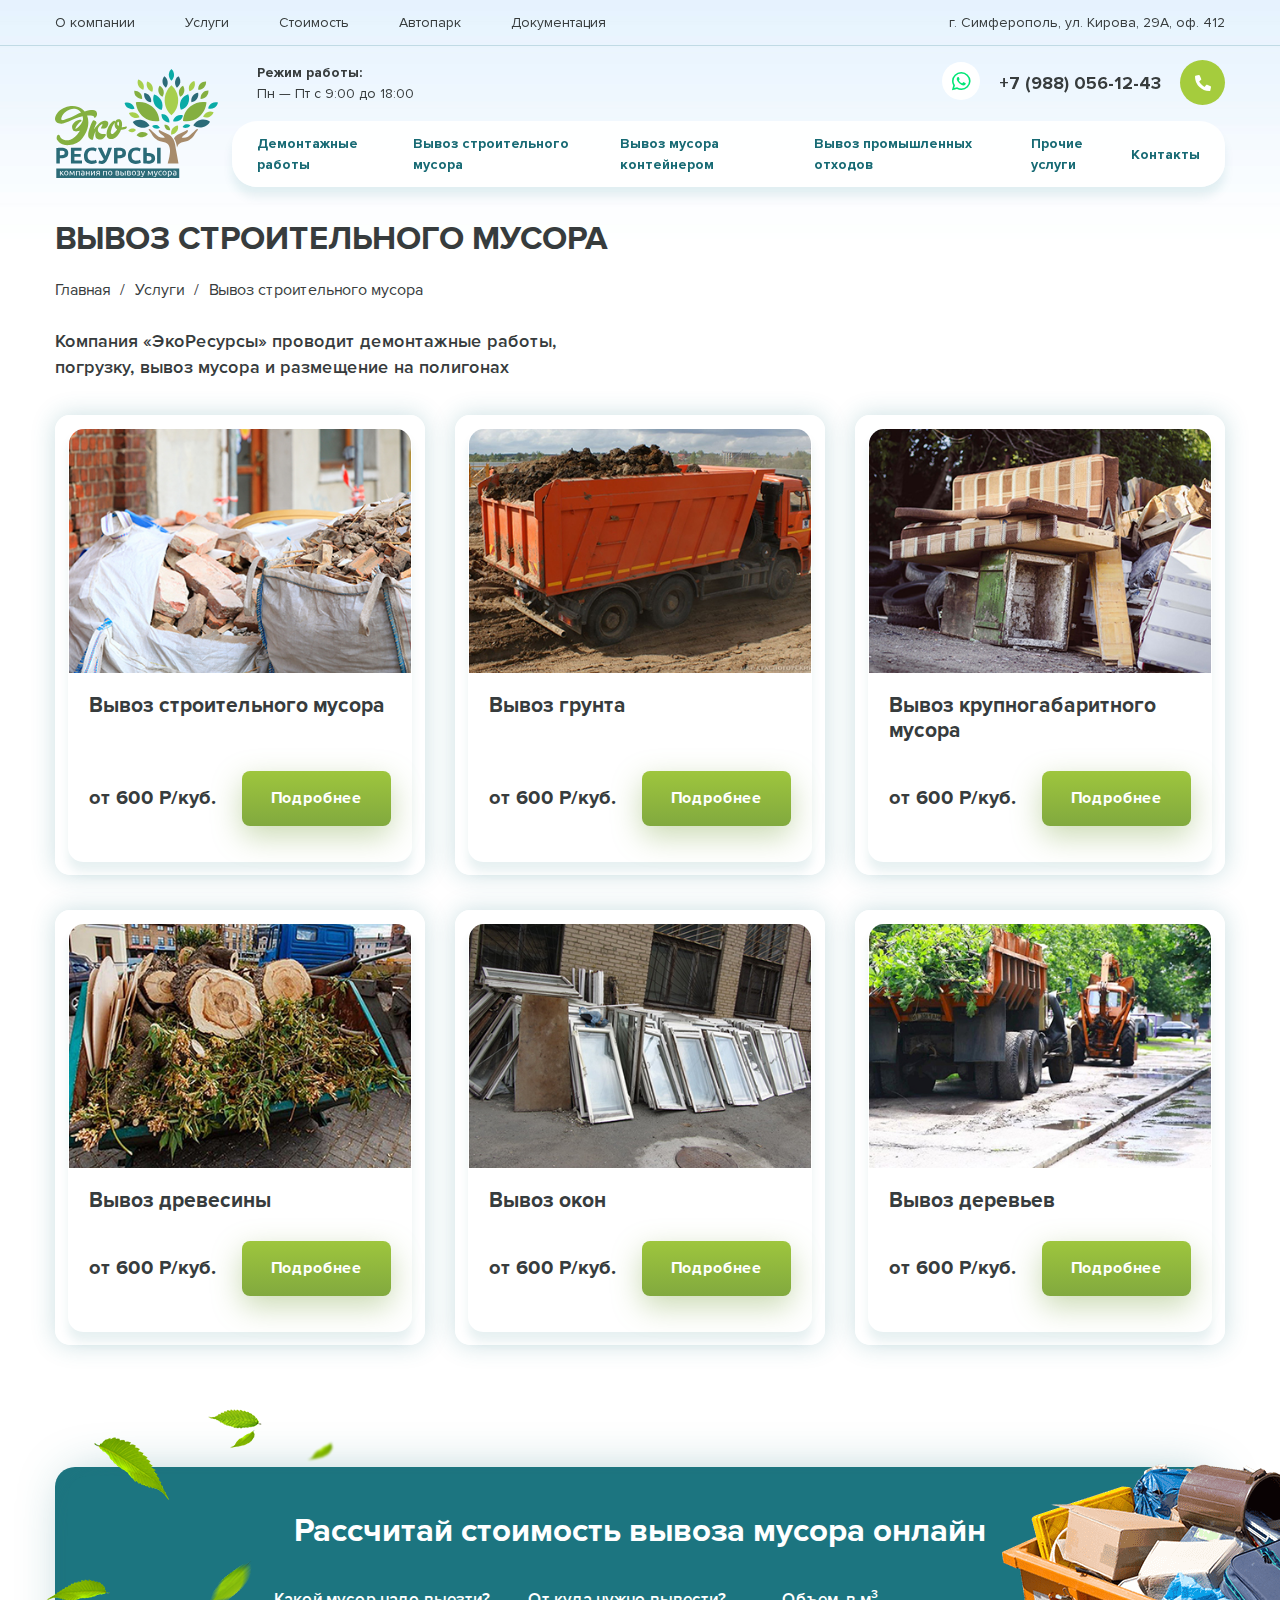
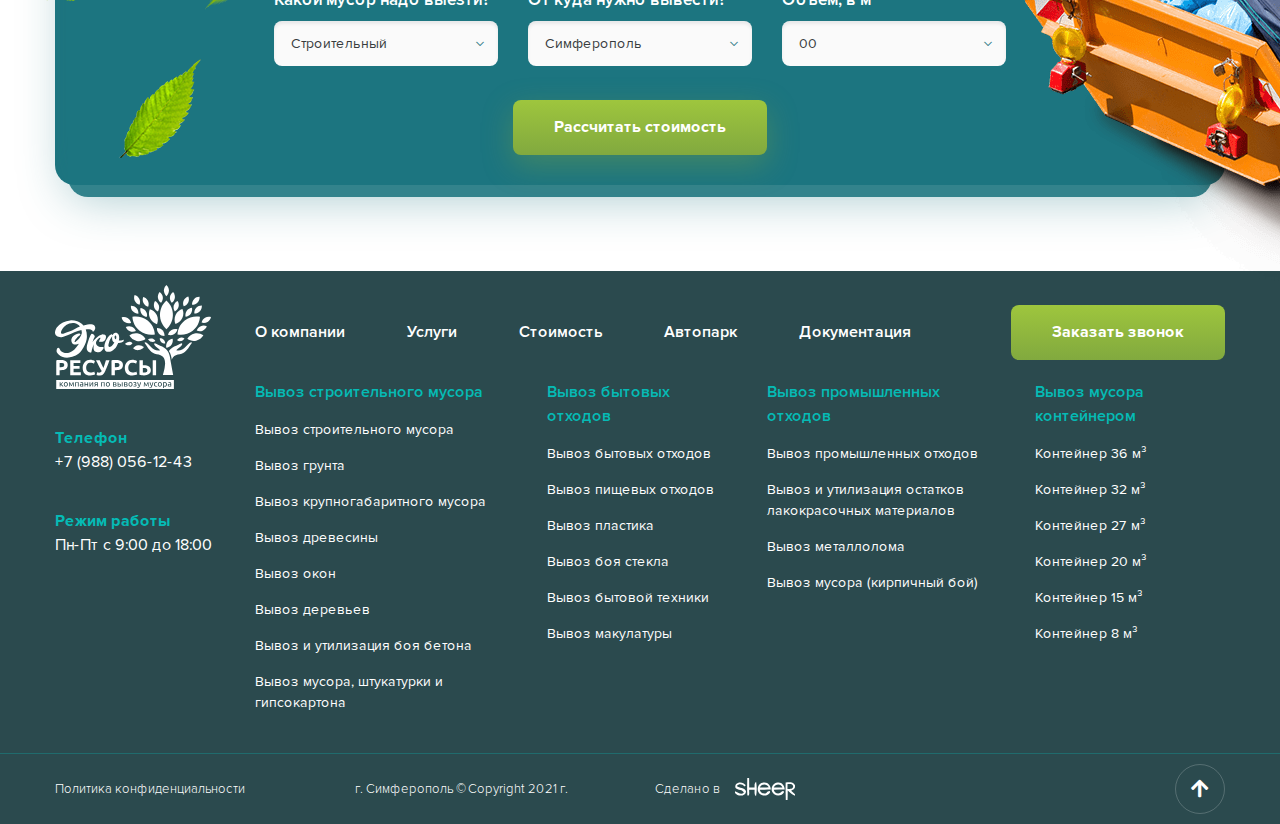
<file: service-page.html>
<!DOCTYPE html>
<!--[if lt IE 7]><html lang="ru" class="lt-ie9 lt-ie8 lt-ie7"><![endif]-->
<!--[if IE 7]><html lang="ru" class="lt-ie9 lt-ie8"><![endif]-->
<!--[if IE 8]><html lang="ru" class="lt-ie9"><![endif]-->
<!--[if gt IE 8]><!-->
<html lang="ru">
<!--<![endif]-->
<head>
	<meta charset="utf-8" />
	<title>Заголовок</title>
	<meta name="description" content="" />
	<meta http-equiv="X-UA-Compatible" content="IE=edge" />
	<meta name="viewport" content="width=device-width, initial-scale=1.0" />
	<link rel="shortcut icon" href="favicon.png" />
	<link rel="stylesheet" href="libs/bootstrap/bootstrap-grid.css" />
	<link rel="stylesheet" href="libs/fontawesome-free-5.12.0-web/css/all.min.css" />
	<link rel="stylesheet" href="libs/fancybox/jquery.fancybox.css" />
	<link rel="stylesheet" href="libs/slick-1.5.9/slick/slick.css" />
	<link rel="stylesheet" href="libs/slick-1.5.9/slick/slick-theme.css" />
	<link rel="stylesheet" href="css/fonts.css" />
	<link rel="stylesheet" href="css/main.css?ver=1.12" />
	<link rel="stylesheet" href="css/media.css?ver=1.12" />
</head>
<body>

	<div class="wrapper wrapper_page">

		<div class="billbord__leaves">
			<img src="img/leaves.png" alt="alt">
		</div>

		<header class="header default">
			<div class="header-top">
				<div class="container">
					<div class="header-top__wrap"> 
						<ul class="navigation">
							<li><a href="#">О компании</a></li>
							<li><a href="#">Услуги</a></li> 
							<li><a href="#">Стоимость</a></li>
							<li><a href="#">Автопарк</a></li> 
							<li><a href="#">Документация</a></li>
						</ul>
						<p>г. Симферополь, ул. Кирова, 29А, оф. 412</p>
					</div>
				</div>
			</div>
			<div class="container">
				<div class="header-bottom">
					<span class="btn_nav btn_nav-nav">
						<span class='sandwich'>
							<span class='sw-topper'></span>
							<span class='sw-bottom'></span>
							<span class='sw-footer'></span>
						</span>
					</span>
					<a href="#" class="logo">
						<img src="img/logo.svg" alt="alt">
					</a>
					<div class="header-bottom__content">
						<div class="header-bottom__top">
							<div>
								<p><strong>Режим работы:</strong></p>
								<p>Пн — Пт с 9:00 до 18:00</p>
							</div>
							<div class="contacts-wrap">
								<a href="#" class="btn-whatsapp">
									<i class="fab fa-whatsapp"></i>
								</a>
								<a href="tel:+79880561243" class="phone-main">+7 (988) 056-12-43</a>
								<a href="#callback" class="btn-phone fancybox">
									<i class="fas fa-phone-alt"></i>
								</a>
							</div>
						</div>
						<ul class="menu">
							<li><a href="#">Демонтажные работы</a></li>
							<li>
								<a href="#">Вывоз строительного мусора</a>
								<ul>
									<li><a href="#">Вывоз мусора, штукатурки и гипсокартона</a></li>
									<li><a href="#">Вывоз мусора (кирпичный бой)</a></li>
									<li><a href="#">Вывоз деревьев</a></li>
									<li><a href="#">Вывоз боя стекла</a></li>
									<li><a href="#">Вывоз пластика</a></li>
									<li><a href="#">Вывоз промышленных объектов</a></li>
								</ul>
							</li>
							<li><a href="#">Вывоз мусора контейнером</a></li>
							<li><a href="#">Вывоз промышленных отходов</a></li>
							<li><a href="#">Прочие услуги</a></li>
							<li><a href="#">Контакты</a></li>
						</ul>
					</div>
					<div>
						<a href="tel:+79880561243" class="phone-mob"><i class="fas fa-phone"></i></a>
						<span class="btn_nav btn_nav-menu">
							<span class='sandwich'>
								<span></span>
								<span></span>
								<span></span>
							</span>
						</span>
					</div>
				</div>
			</div>
			<div class="menu-mobile menu-mobile_nav">
				<ul>
					<li><a href="#">О компании</a></li>
					<li><a href="#">Услуги</a></li>
					<li><a href="#">Стоимость</a></li>
					<li><a href="#">Автопарк</a></li>
					<li><a href="#">Документация</a></li>
				</ul>
				<div class="contacts-wrap">
					<a href="#" class="btn-whatsapp">
						<i class="fab fa-whatsapp"></i>
					</a>
					<a href="tel:+79880561243" class="phone-main">+7 (988) 056-12-43</a>
					<a href="#callback" class="btn-phone fancybox">
						<i class="fas fa-phone-alt"></i>
					</a>
				</div>
				<p><strong>Режим работы:</strong></p>
				<p>Пн — Пт с 9:00 до 18:00</p>
				<br>
				<p>г. Симферополь, ул. Кирова, 29А, оф. 412</p>
			</div>
			<div class="menu-mobile menu-mobile_menu">
				<ul>
					<li><a href="#">Демонтажные работы</a></li>
					<li class="menu__haschild">
						<a href="#">Вывоз строительного мусора</a>
						<ul>
							<li><a href="#">Вывоз мусора, штукатурки и гипсокартона</a></li>
							<li><a href="#">Вывоз мусора (кирпичный бой)</a></li>
							<li><a href="#">Вывоз деревьев</a></li>
							<li><a href="#">Вывоз боя стекла</a></li>
							<li><a href="#">Вывоз пластика</a></li>
							<li><a href="#">Вывоз промышленных объектов</a></li>
						</ul>
					</li>
					<li><a href="#">Вывоз мусора контейнером</a></li>
					<li><a href="#">Вывоз промышленных отходов</a></li>
					<li><a href="#">Прочие услуги</a></li>
					<li><a href="#">Контакты</a></li>
				</ul>
			</div>
		</header>

		<div class="service-page">
			<div class="container">
				<div class="title-section">Вывоз строительного мусора</div>
				<ul class="breadcumbs">
					<li><a href="#">Главная</a><span>/</span></li>
					<li><a href="#">Услуги</a><span>/</span></li>
					<li>Вывоз строительного мусора</li>
				</ul>
			</div>
		</div>
 
		<div class="services-inner">
			<div class="container">
				<div class="descr-section">Компания «ЭкоРесурсы» проводит демонтажные работы, погрузку, вывоз мусора и размещение на полигонах</div>
				<div class="row row_inner">
					<div class="col-lg-4 col-md-6">
						<div class="item-service">
							<div class="item-service__image">
								<img src="img/serv1_2.jpg" alt="alt">
							</div>
							<div class="item-service__content">
								<a href="#" class="item-service__name">Вывоз строительного мусора</a>
								<div class="item-service__buttons">
									<div class="item-service__price">от 600 Р/куб.</div>
									<a href="#" class="btn-main">Подробнее</a>
								</div>
							</div>
						</div>
					</div>
					<div class="col-lg-4 col-md-6">
						<div class="item-service">
							<div class="item-service__image">
								<img src="img/serv2_2.jpg" alt="alt">
							</div>
							<div class="item-service__content">
								<a href="#" class="item-service__name">Вывоз грунта</a>
								<div class="item-service__buttons">
									<div class="item-service__price">от 600 Р/куб.</div>
									<a href="#" class="btn-main">Подробнее</a>
								</div>
							</div>
						</div>
					</div>
					<div class="col-lg-4 col-md-6">
						<div class="item-service">
							<div class="item-service__image">
								<img src="img/serv3_2.jpg" alt="alt">
							</div>
							<div class="item-service__content">
								<a href="#" class="item-service__name">Вывоз крупногабаритного мусора</a>
								<div class="item-service__buttons">
									<div class="item-service__price">от 600 Р/куб.</div>
									<a href="#" class="btn-main">Подробнее</a>
								</div>
							</div>
						</div>
					</div>
					<div class="col-lg-4 col-md-6">
						<div class="item-service">
							<div class="item-service__image">
								<img src="img/serv4_2.jpg" alt="alt">
							</div>
							<div class="item-service__content">
								<a href="#" class="item-service__name">Вывоз древесины</a>
								<div class="item-service__buttons">
									<div class="item-service__price">от 600 Р/куб.</div>
									<a href="#" class="btn-main">Подробнее</a>
								</div>
							</div>
						</div>
					</div>
					<div class="col-lg-4 col-md-6">
						<div class="item-service">
							<div class="item-service__image">
								<img src="img/serv5_2.jpg" alt="alt">
							</div>
							<div class="item-service__content">
								<a href="#" class="item-service__name">Вывоз окон</a>
								<div class="item-service__buttons">
									<div class="item-service__price">от 600 Р/куб.</div>
									<a href="#" class="btn-main">Подробнее</a>
								</div>
							</div>
						</div>
					</div>
					<div class="col-lg-4 col-md-6">
						<div class="item-service">
							<div class="item-service__image">
								<img src="img/serv6_2.jpg" alt="alt">
							</div>
							<div class="item-service__content">
								<a href="#" class="item-service__name">Вывоз деревьев</a>
								<div class="item-service__buttons">
									<div class="item-service__price">от 600 Р/куб.</div>
									<a href="#" class="btn-main">Подробнее</a>
								</div>
							</div>
						</div>
					</div>
				</div>
			</div>
		</div>

		<div class="calculator">
			<div class="container">
				<div class="calculator-block">
					<div class="calculator-block__leaves">
						<img src="img/leaves3.png" alt="alt">
					</div>
					<div class="calculator-block__image">
						<img src="img/bags.png" alt="alt">
					</div>
					<div class="title-section">Рассчитай стоимость вывоза мусора онлайн</div>
					<form>
						<div class="row">
							<div class="col-md-4">
								<div class="item-form">
									<div class="item-form__title">Какой мусор надо выезти?</div>
									<select>
										<option value="1">Строительный</option>
										<option value="1">Строительный 1</option>
										<option value="1">Строительный 2</option>
										<option value="1">Строительный 3</option>
									</select>
								</div>
							</div>
							<div class="col-md-4">
								<div class="item-form">
									<div class="item-form__title">От куда нужно вывести?</div>
									<select>
										<option value="1">Симферополь</option>
										<option value="1">Симферополь</option>
										<option value="1">Симферополь</option>
										<option value="1">Симферополь</option>
									</select>
								</div>
							</div>
							<div class="col-md-4">
								<div class="item-form">
									<div class="item-form__title">Объем, в м<sup>3</sup></div>
									<select>
										<option value="1">00</option>
										<option value="1">01</option>
										<option value="1">02</option>
										<option value="1">03</option>
									</select>
								</div>
							</div>
						</div>
						<div class="calculator__button">
							<button class="btn-main">Рассчитать стоимость</button>
						</div>
					</form>
				</div>
			</div>
		</div>

		<footer class="footer">
			<div class="container">
				<div class="row">
					<div class="col-lg-2">
						<a href="#" class="logo">
							<img src="img/logo2.svg" alt="alt">
						</a>
						<div class="footer__contacts">
							<strong>Телефон</strong>
							<p><a href="tel:+79880561243">+7 (988) 056-12-43</a></p>
						</div>
						<div class="footer__contacts">
							<strong>Режим работы</strong>
							<p>Пн-Пт с 9:00 до 18:00</p>
						</div>
					</div>
					<div class="col-lg-10">
						<div class="footer__top">
							<ul class="footer__menu">
								<li><a href="#">О компании</a></li>
								<li><a href="#">Услуги</a></li>
								<li><a href="#">Стоимость</a></li>
								<li><a href="#">Автопарк</a></li>
								<li><a href="#">Документация</a></li>
							</ul>
							<a href="#callback" class="btn-main fancybox">Заказать звонок</a>
						</div>
						<div class="row row_footer">
							<div class="col-lg-3">
								<div class="footer__title">Вывоз строительного мусора <i class="fal fa-plus"></i></div>
								<ul class="footer__nav">
									<li><a href="#">Вывоз строительного мусора</a></li>
									<li><a href="#">Вывоз грунта</a></li>
									<li><a href="#">Вывоз крупногабаритного мусора</a></li>
									<li><a href="#">Вывоз древесины</a></li>
									<li><a href="#">Вывоз окон</a></li>
									<li><a href="#">Вывоз деревьев</a></li>
									<li><a href="#">Вывоз и утилизация боя бетона</a></li>
									<li><a href="#">Вывоз мусора, штукатурки и гипсокартона</a></li>
								</ul>
							</div>
							<div class="col-lg-3">
								<div class="footer__title">Вывоз бытовых отходов <i class="fal fa-plus"></i></div>
								<ul class="footer__nav">
									<li><a href="#">Вывоз бытовых отходов</a></li>
									<li><a href="#">Вывоз пищевых отходов</a></li>
									<li><a href="#">Вывоз пластика</a></li>
									<li><a href="#">Вывоз боя стекла</a></li>
									<li><a href="#">Вывоз бытовой техники</a></li>
									<li><a href="#">Вывоз макулатуры</a></li>
								</ul>
							</div>
							<div class="col-lg-3">
								<div class="footer__title">Вывоз промышленных отходов <i class="fal fa-plus"></i></div>
								<ul class="footer__nav">
									<li><a href="#">Вывоз промышленных отходов</a></li>
									<li><a href="#">Вывоз и утилизация остатков лакокрасочных материалов</a></li>
									<li><a href="#">Вывоз металлолома</a></li>
									<li><a href="#">Вывоз мусора (кирпичный бой)</a></li>
								</ul>
							</div>
							<div class="col-lg-3">
								<div class="footer__title">Вывоз мусора контейнером <i class="fal fa-plus"></i></div>
								<ul class="footer__nav">
									<li><a href="#">Контейнер 36 м³</a></li>
									<li><a href="#">Контейнер 32 м³</a></li>
									<li><a href="#">Контейнер 27 м³</a></li>
									<li><a href="#">Контейнер 20 м³</a></li>
									<li><a href="#">Контейнер 15 м³</a></li>
									<li><a href="#">Контейнер 8 м³</a></li>
								</ul>
							</div>
						</div>
					</div>
				</div>
			</div>
			<div class="footer__bottom">
				<div class="container">
					<div class="row align-items-center">
						<div class="col-lg-3 col-sm-6">
							<a href="#">Политика конфиденциальности</a>
						</div>
						<div class="col-lg-3 col-sm-6">
							<p>г. Симферополь © Copyright 2021 г.</p>
						</div>
						<div class="col-lg-3 col-sm-6">
							<div class="create">Сделано в <img src="img/copy.svg" alt="alt"></div>
						</div>
						<div class="col-lg-3 col-sm-6 align_right">
							<a href="#" class="btn_top default"><i class="fa fa-arrow-up"></i></a>
						</div>
					</div>
				</div>
			</div>
		</footer>
		
	</div>

	<div id="callback" class="modal-block">
		<div class="block-form">
			<div class="block-form__title">Запишитесь и получите бесплатную консультацию</div>
			<form>
				<div class="item-form">
					<input type="text" placeholder="Имя" required="required">
				</div>
				<div class="item-form">
					<input type="text" placeholder="+7 (___) ___-__-__" class="input-phone" required="required">
				</div>
				<button class="btn-main" type="submit">Заказать консультацию</button>
				<div class="checkbox-wrap">
					<div class="checkbox">
						<label>
							<input type="checkbox" required="required" checked="checked" />
							<span>Согласие на обработку персональных данных</span>
						</label>
					</div>
				</div>
			</form>
		</div>
	</div>

	<!--[if lt IE 9]>
	<script src="libs/html5shiv/es5-shim.min.js"></script>
	<script src="libs/html5shiv/html5shiv.min.js"></script>
	<script src="libs/html5shiv/html5shiv-printshiv.min.js"></script>
	<script src="libs/respond/respond.min.js"></script>
<![endif]-->
<script src="libs/jquery/jquery-1.11.1.min.js"></script>
<script src="libs/jquery-mousewheel/jquery.mousewheel.min.js"></script>
<script src="libs/fancybox/jquery.fancybox.pack.js"></script>
<script src="libs/slick-1.5.9/slick/slick.min.js"></script>
<script src="libs/scroll2id/PageScroll2id.min.js"></script>
<script src="libs/mask/jquery.maskedinput.js"></script>
<script src="libs/jQueryFormStyler-master/jquery.formstyler.min.js"></script>
<script src="js/common.js?ver=1.12"></script>
<!-- Yandex.Metrika counter --><!-- /Yandex.Metrika counter -->
<!-- Google Analytics counter --><!-- /Google Analytics counter -->
</body>
</html>
</file>
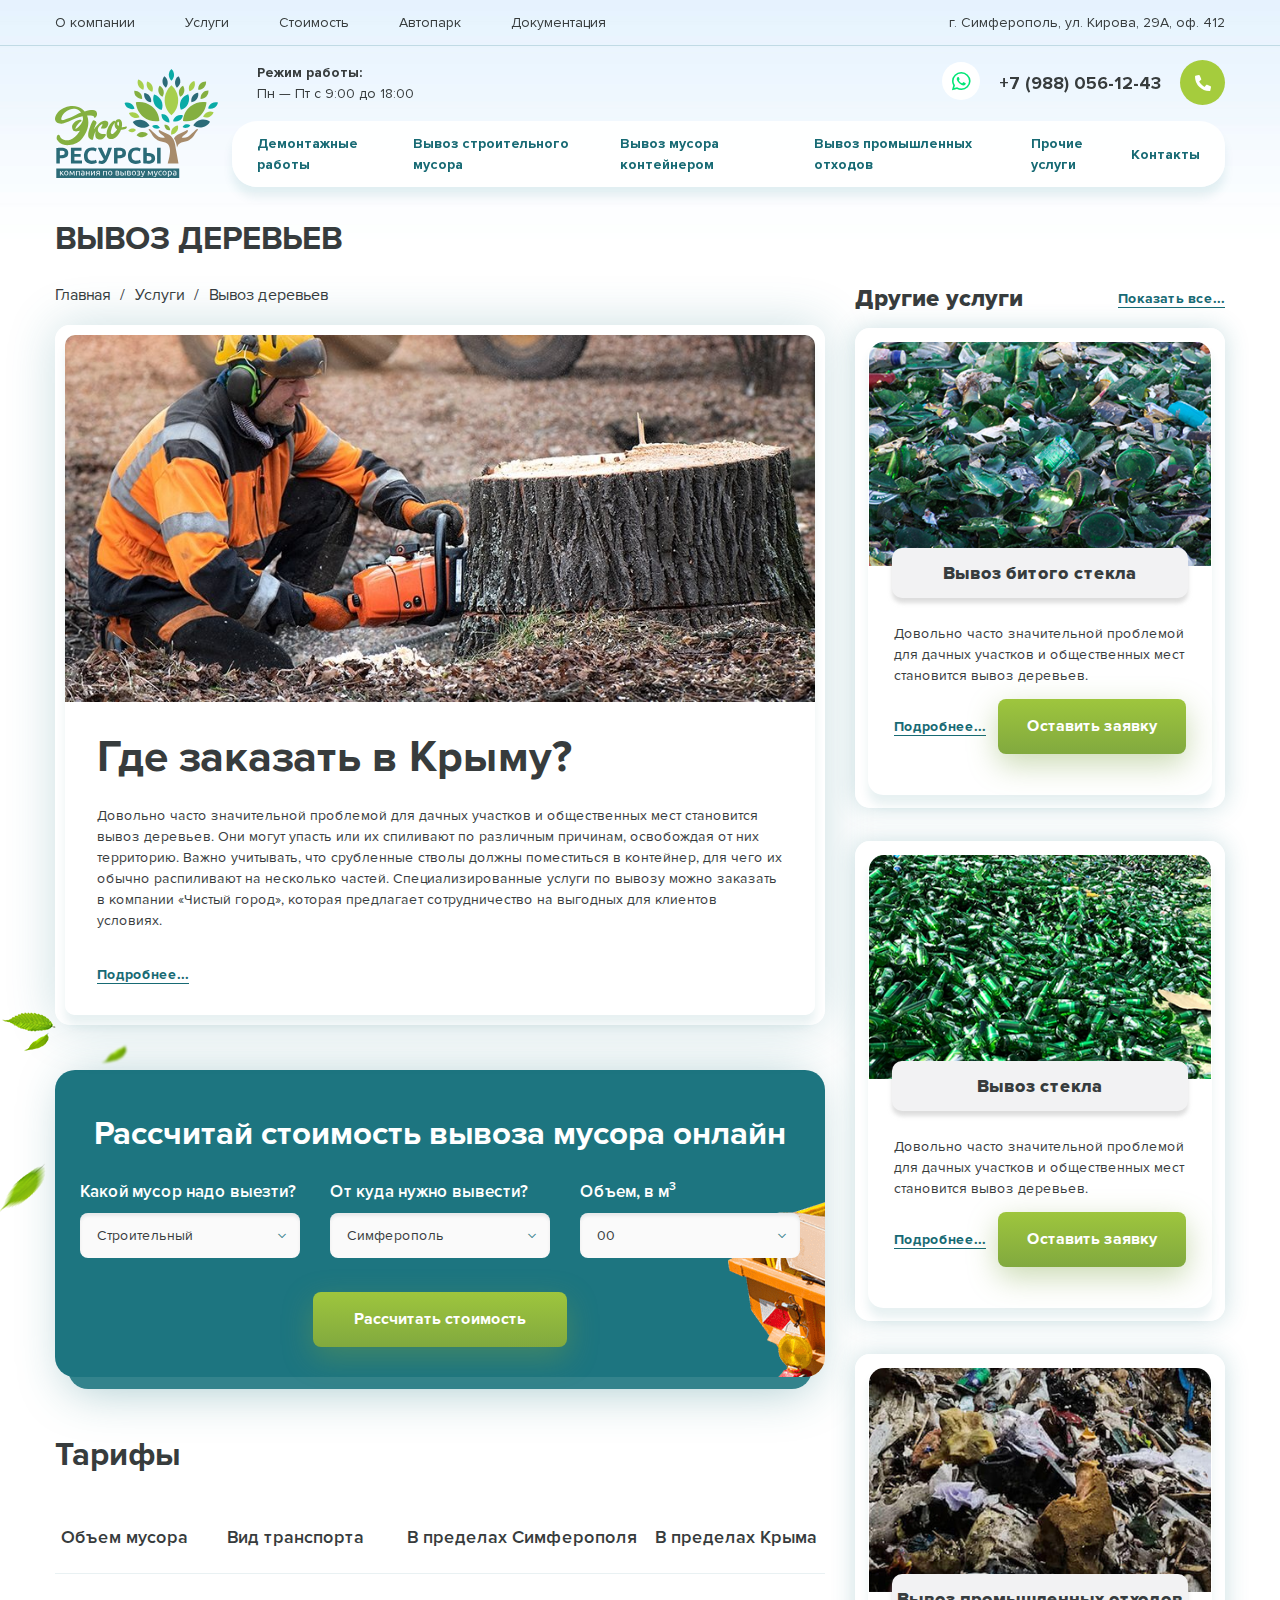
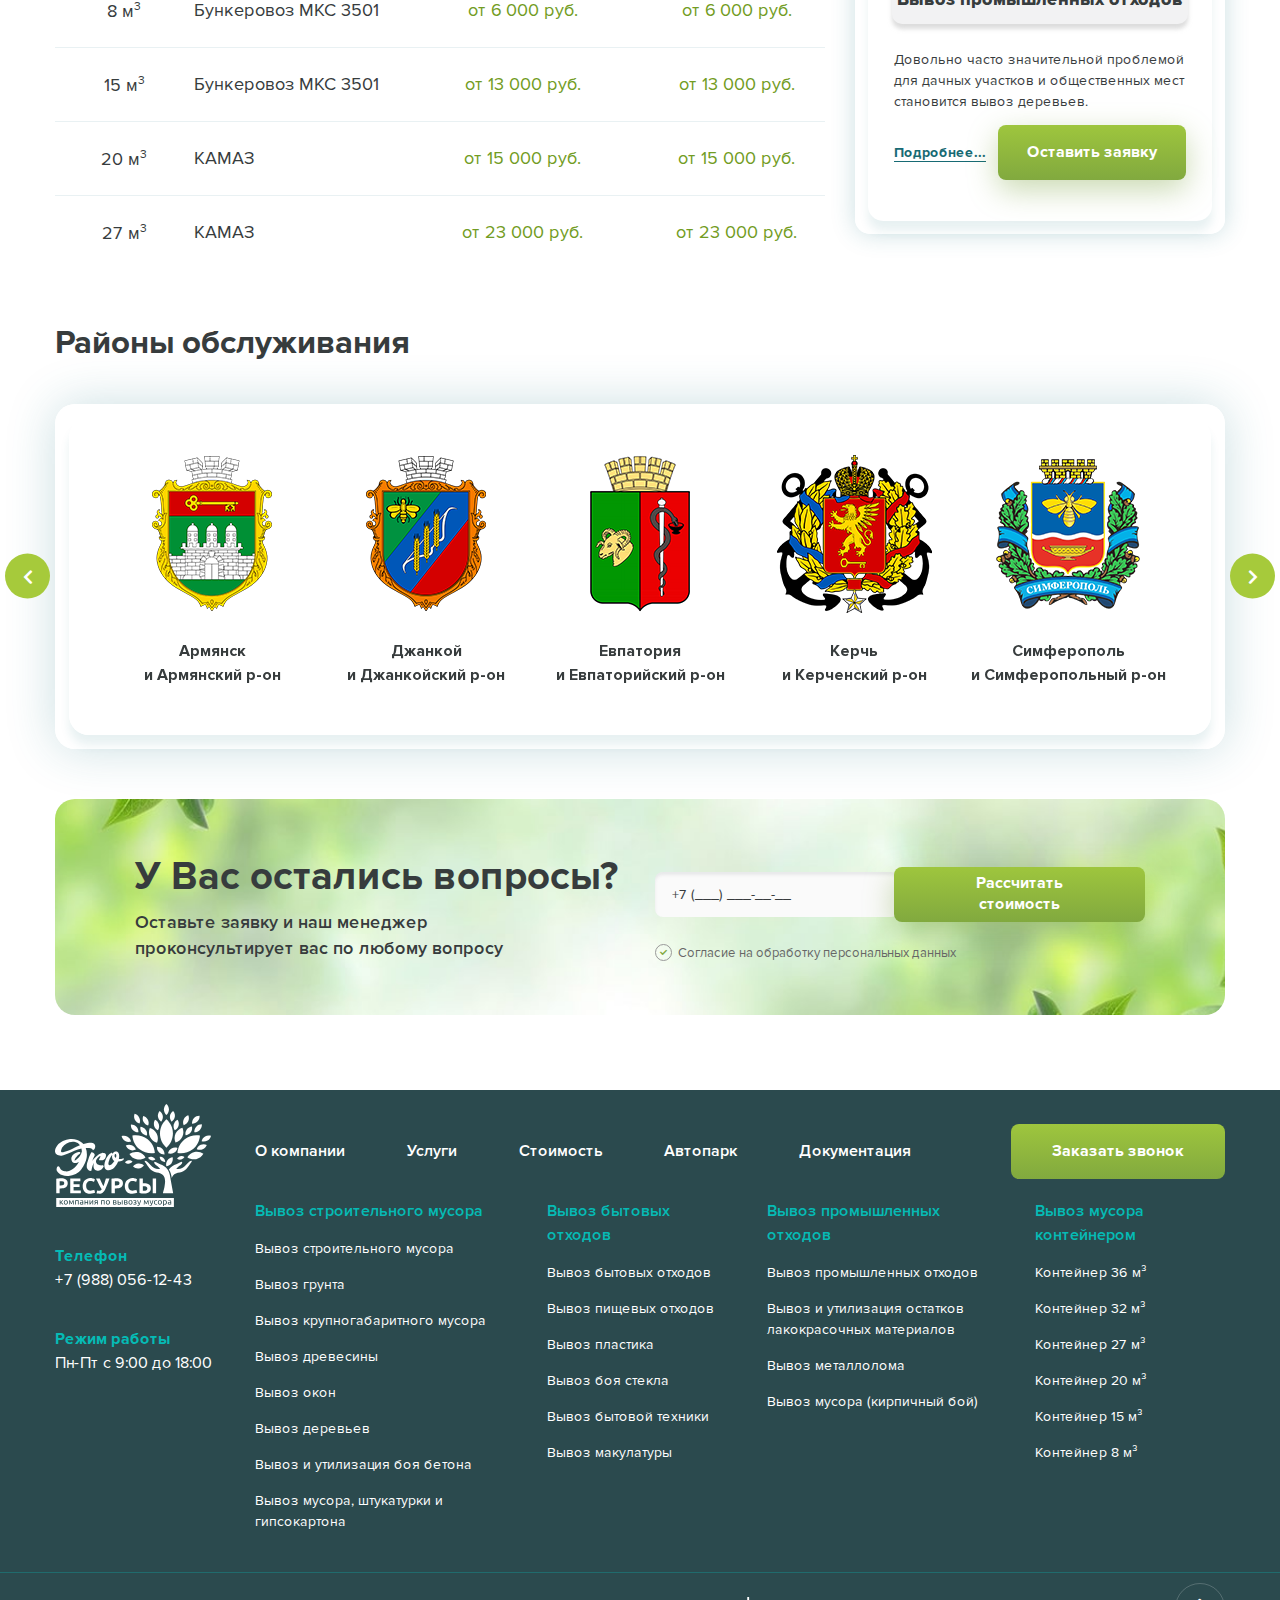
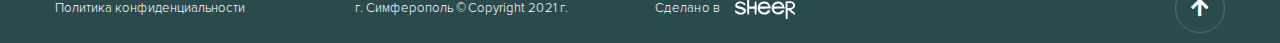
<file: service.html>
<!DOCTYPE html>
<!--[if lt IE 7]><html lang="ru" class="lt-ie9 lt-ie8 lt-ie7"><![endif]-->
<!--[if IE 7]><html lang="ru" class="lt-ie9 lt-ie8"><![endif]-->
<!--[if IE 8]><html lang="ru" class="lt-ie9"><![endif]-->
<!--[if gt IE 8]><!-->
<html lang="ru">
<!--<![endif]-->
<head>
	<meta charset="utf-8" />
	<title>Заголовок</title>
	<meta name="description" content="" />
	<meta http-equiv="X-UA-Compatible" content="IE=edge" />
	<meta name="viewport" content="width=device-width, initial-scale=1.0" />
	<link rel="shortcut icon" href="favicon.png" />
	<link rel="stylesheet" href="libs/bootstrap/bootstrap-grid.css" />
	<link rel="stylesheet" href="libs/fontawesome-free-5.12.0-web/css/all.min.css" />
	<link rel="stylesheet" href="libs/fancybox/jquery.fancybox.css" />
	<link rel="stylesheet" href="libs/slick-1.5.9/slick/slick.css" />
	<link rel="stylesheet" href="libs/slick-1.5.9/slick/slick-theme.css" />
	<link rel="stylesheet" href="css/fonts.css" />
	<link rel="stylesheet" href="css/main.css?ver=1.12" />
	<link rel="stylesheet" href="css/media.css?ver=1.12" />
</head>
<body>

	<div class="wrapper wrapper_page">

		<div class="billbord__leaves">
			<img src="img/leaves.png" alt="alt">
		</div>

		<header class="header default">
			<div class="header-top">
				<div class="container">
					<div class="header-top__wrap"> 
						<ul class="navigation">
							<li><a href="#">О компании</a></li>
							<li><a href="#">Услуги</a></li> 
							<li><a href="#">Стоимость</a></li>
							<li><a href="#">Автопарк</a></li> 
							<li><a href="#">Документация</a></li>
						</ul>
						<p>г. Симферополь, ул. Кирова, 29А, оф. 412</p>
					</div>
				</div>
			</div>
			<div class="container">
				<div class="header-bottom">
					<span class="btn_nav btn_nav-nav">
						<span class='sandwich'>
							<span class='sw-topper'></span>
							<span class='sw-bottom'></span>
							<span class='sw-footer'></span>
						</span>
					</span>
					<a href="#" class="logo">
						<img src="img/logo.svg" alt="alt">
					</a>
					<div class="header-bottom__content">
						<div class="header-bottom__top">
							<div>
								<p><strong>Режим работы:</strong></p>
								<p>Пн — Пт с 9:00 до 18:00</p>
							</div>
							<div class="contacts-wrap">
								<a href="#" class="btn-whatsapp">
									<i class="fab fa-whatsapp"></i>
								</a>
								<a href="tel:+79880561243" class="phone-main">+7 (988) 056-12-43</a>
								<a href="#callback" class="btn-phone fancybox">
									<i class="fas fa-phone-alt"></i>
								</a>
							</div>
						</div>
						<ul class="menu">
							<li><a href="#">Демонтажные работы</a></li>
							<li>
								<a href="#">Вывоз строительного мусора</a>
								<ul>
									<li><a href="#">Вывоз мусора, штукатурки и гипсокартона</a></li>
									<li><a href="#">Вывоз мусора (кирпичный бой)</a></li>
									<li><a href="#">Вывоз деревьев</a></li>
									<li><a href="#">Вывоз боя стекла</a></li>
									<li><a href="#">Вывоз пластика</a></li>
									<li><a href="#">Вывоз промышленных объектов</a></li>
								</ul>
							</li>
							<li><a href="#">Вывоз мусора контейнером</a></li>
							<li><a href="#">Вывоз промышленных отходов</a></li>
							<li><a href="#">Прочие услуги</a></li>
							<li><a href="#">Контакты</a></li>
						</ul>
					</div>
					<div>
						<a href="tel:+79880561243" class="phone-mob"><i class="fas fa-phone"></i></a>
						<span class="btn_nav btn_nav-menu">
							<span class='sandwich'>
								<span></span>
								<span></span>
								<span></span>
							</span>
						</span>
					</div>
				</div>
			</div>
			<div class="menu-mobile menu-mobile_nav">
				<ul>
					<li><a href="#">О компании</a></li>
					<li><a href="#">Услуги</a></li>
					<li><a href="#">Стоимость</a></li>
					<li><a href="#">Автопарк</a></li>
					<li><a href="#">Документация</a></li>
				</ul>
				<div class="contacts-wrap">
					<a href="#" class="btn-whatsapp">
						<i class="fab fa-whatsapp"></i>
					</a>
					<a href="tel:+79880561243" class="phone-main">+7 (988) 056-12-43</a>
					<a href="#callback" class="btn-phone fancybox">
						<i class="fas fa-phone-alt"></i>
					</a>
				</div>
				<p><strong>Режим работы:</strong></p>
				<p>Пн — Пт с 9:00 до 18:00</p>
				<br>
				<p>г. Симферополь, ул. Кирова, 29А, оф. 412</p>
			</div>
			<div class="menu-mobile menu-mobile_menu">
				<ul>
					<li><a href="#">Демонтажные работы</a></li>
					<li class="menu__haschild">
						<a href="#">Вывоз строительного мусора</a>
						<ul>
							<li><a href="#">Вывоз мусора, штукатурки и гипсокартона</a></li>
							<li><a href="#">Вывоз мусора (кирпичный бой)</a></li>
							<li><a href="#">Вывоз деревьев</a></li>
							<li><a href="#">Вывоз боя стекла</a></li>
							<li><a href="#">Вывоз пластика</a></li>
							<li><a href="#">Вывоз промышленных объектов</a></li>
						</ul>
					</li>
					<li><a href="#">Вывоз мусора контейнером</a></li>
					<li><a href="#">Вывоз промышленных отходов</a></li>
					<li><a href="#">Прочие услуги</a></li>
					<li><a href="#">Контакты</a></li>
				</ul>
			</div>
		</header>

		<div class="service">
			<div class="container">
				<div class="title-section">ВЫВОЗ ДЕРЕВЬЕВ</div>
				<div class="row">
					<div class="col-lg-8">
						<ul class="breadcumbs">
							<li><a href="#">Главная</a><span>/</span></li>
							<li><a href="#">Услуги</a><span>/</span></li>
							<li>Вывоз деревьев</li>
						</ul>
						<div class="service-block">
							<img src="img/service.jpg" alt="alt">
							<div class="service-block__content">
								<div class="title-big">Где заказать в Крыму?</div>
								<p> Довольно часто значительной проблемой для дачных участков и общественных мест становится вывоз деревьев. Они могут упасть или их спиливают по различным причинам, освобождая от них территорию. Важно учитывать, что срубленные стволы должны поместиться в контейнер, для чего их обычно распиливают на несколько частей. Специализированные услуги по вывозу можно заказать в компании «Чистый город», которая предлагает сотрудничество на выгодных для клиентов условиях.</p>
								<a href="#" class="link-page">Подробнее...</a>
							</div>
						</div>
						<div class="calculator-block">
							<div class="calculator-block__leaves">
								<img src="img/leaves3.png" alt="alt">
							</div>
							<div class="title-section">Рассчитай стоимость вывоза мусора онлайн</div>
							<form>
								<div class="row">
									<div class="col-md-4">
										<div class="item-form">
											<div class="item-form__title">Какой мусор надо выезти?</div>
											<select>
												<option value="1">Строительный</option>
												<option value="1">Строительный 1</option>
												<option value="1">Строительный 2</option>
												<option value="1">Строительный 3</option>
											</select>
										</div>
									</div>
									<div class="col-md-4">
										<div class="item-form">
											<div class="item-form__title">От куда нужно вывести?</div>
											<select>
												<option value="1">Симферополь</option>
												<option value="1">Симферополь</option>
												<option value="1">Симферополь</option>
												<option value="1">Симферополь</option>
											</select>
										</div>
									</div>
									<div class="col-md-4">
										<div class="item-form">
											<div class="item-form__title">Объем, в м<sup>3</sup></div>
											<select>
												<option value="1">00</option>
												<option value="1">01</option>
												<option value="1">02</option>
												<option value="1">03</option>
											</select>
										</div>
									</div>
								</div>
								<div class="calculator__button">
									<button class="btn-main">Рассчитать стоимость</button>
								</div>
							</form>
						</div>
						<div class="title-section">Тарифы</div>
						<div class="table-wrap">
							<table>
								<thead>
									<tr>
										<td>Объем мусора</td>
										<td>Вид транспорта</td>
										<td>В пределах Симферополя</td>
										<td>В пределах Крыма</td>
									</tr>
								</thead>
								<tbody>
									<tr>
										<td>8 м<sup>3</sup></td>
										<td>Бункеровоз МКС 3501</td>
										<td>от 6 000 руб.</td>
										<td>от 6 000 руб.</td>
									</tr>
									<tr>
										<td>15 м<sup>3</sup></td>
										<td>Бункеровоз МКС 3501</td>
										<td>от 13 000 руб.</td>
										<td>от 13 000 руб.</td>
									</tr>
									<tr>
										<td>20 м<sup>3</sup></td>
										<td>КАМАЗ</td>
										<td>от 15 000 руб.</td>
										<td>от 15 000 руб.</td>
									</tr>
									<tr>
										<td>27 м<sup>3</sup></td>
										<td>КАМАЗ</td>
										<td>от 23 000 руб.</td>
										<td>от 23 000 руб.</td>
									</tr>
								</tbody>
							</table>
						</div>
					</div>
					<div class="col-lg-4">
						<div class="sidebar-services">
							<div class="sidebar-services__head">
								<div class="title-block">Другие услуги</div>
								<a href="#" class="link-page">Показать все...</a>
							</div>
							<div class="item-service">
								<div class="item-service__image">
									<img src="img/serv1_1.jpg" alt="alt">
								</div>
								<a href="#" class="item-service__title">Вывоз битого стекла</a>
								<div class="item-service__content">
									<p> Довольно часто значительной проблемой для дачных участков и общественных мест становится вывоз деревьев.</p>
									<div class="item-service__buttons">
										<a href="#" class="link-page">Подробнее...</a>
										<a href="#" class="btn-main">Оставить заявку</a>
									</div>
								</div>
							</div>
							<div class="item-service">
								<div class="item-service__image">
									<img src="img/serv2_1.jpg" alt="alt">
								</div>
								<a href="#" class="item-service__title">Вывоз стекла</a>
								<div class="item-service__content">
									<p> Довольно часто значительной проблемой для дачных участков и общественных мест становится вывоз деревьев.</p>
									<div class="item-service__buttons">
										<a href="#" class="link-page">Подробнее...</a>
										<a href="#" class="btn-main">Оставить заявку</a>
									</div>
								</div>
							</div>
							<div class="item-service">
								<div class="item-service__image">
									<img src="img/serv3_1.jpg" alt="alt">
								</div>
								<a href="#" class="item-service__title">Вывоз промышленных отходов</a>
								<div class="item-service__content">
									<p> Довольно часто значительной проблемой для дачных участков и общественных мест становится вывоз деревьев.</p>
									<div class="item-service__buttons">
										<a href="#" class="link-page">Подробнее...</a>
										<a href="#" class="btn-main">Оставить заявку</a>
									</div>
								</div>
							</div>
						</div>
					</div>
				</div>
			</div>
		</div>

		<div class="regions">
			<div class="container">
				<div class="title-section">Районы обслуживания</div>
				<ul class="slider-regions">
					<li>
						<div class="item-region">
							<div class="item-region__image">
								<img src="img/region1.png" alt="alt">
							</div>
							<p>Армянск <br>и Армянский р-он</p>
						</div>
					</li>
					<li>
						<div class="item-region">
							<div class="item-region__image">
								<img src="img/region2.png" alt="alt">
							</div>
							<p>Джанкой <br>и Джанкойский р-он</p>
						</div>
					</li>
					<li>
						<div class="item-region">
							<div class="item-region__image">
								<img src="img/region3.png" alt="alt">
							</div>
							<p>Евпатория <br>и Евпаторийский р-он</p>
						</div>
					</li>
					<li>
						<div class="item-region">
							<div class="item-region__image">
								<img src="img/region4.png" alt="alt">
							</div>
							<p>Керчь <br>и Керченский р-он</p>
						</div>
					</li>
					<li>
						<div class="item-region">
							<div class="item-region__image">
								<img src="img/region5.png" alt="alt">
							</div>
							<p>Симферополь <br>и Симферопольный р-он</p>
						</div>
					</li>
					<li>
						<div class="item-region">
							<div class="item-region__image">
								<img src="img/region1.png" alt="alt">
							</div>
							<p>Армянск <br>и Армянский р-он</p>
						</div>
					</li>
				</ul>
			</div>
		</div>

		<div class="bottom-ask">
			<div class="container">
				<div class="block-ask">
					<div class="row align-items-end">
						<div class="col-lg-6">
							<div class="title-section">У Вас остались вопросы?</div>
							<div class="descr-section">Оставьте заявку и наш менеджер проконсультирует вас по любому вопросу</div>
						</div>
						<div class="col-lg-6 block-ask__right">
							<form>
								<div class="form-phone">
									<div class="item-form">
										<input type="text" placeholder="+7 (___) ___-__-__" class="input-phone" required="required">
									</div>
									<button class="btn-main" type="submit">Рассчитать стоимость</button>
								</div>
								<div class="checkbox">
									<label>
										<input type="checkbox" required="required" checked="checked" />
										<span>Согласие на обработку персональных данных</span>
									</label>
								</div>
							</form>
						</div>
					</div>
				</div>
			</div>
		</div>

		<footer class="footer">
			<div class="container">
				<div class="row">
					<div class="col-lg-2">
						<a href="#" class="logo">
							<img src="img/logo2.svg" alt="alt">
						</a>
						<div class="footer__contacts">
							<strong>Телефон</strong>
							<p><a href="tel:+79880561243">+7 (988) 056-12-43</a></p>
						</div>
						<div class="footer__contacts">
							<strong>Режим работы</strong>
							<p>Пн-Пт с 9:00 до 18:00</p>
						</div>
					</div>
					<div class="col-lg-10">
						<div class="footer__top">
							<ul class="footer__menu">
								<li><a href="#">О компании</a></li>
								<li><a href="#">Услуги</a></li>
								<li><a href="#">Стоимость</a></li>
								<li><a href="#">Автопарк</a></li>
								<li><a href="#">Документация</a></li>
							</ul>
							<a href="#callback" class="btn-main fancybox">Заказать звонок</a>
						</div>
						<div class="row row_footer">
							<div class="col-lg-3">
								<div class="footer__title">Вывоз строительного мусора <i class="fal fa-plus"></i></div>
								<ul class="footer__nav">
									<li><a href="#">Вывоз строительного мусора</a></li>
									<li><a href="#">Вывоз грунта</a></li>
									<li><a href="#">Вывоз крупногабаритного мусора</a></li>
									<li><a href="#">Вывоз древесины</a></li>
									<li><a href="#">Вывоз окон</a></li>
									<li><a href="#">Вывоз деревьев</a></li>
									<li><a href="#">Вывоз и утилизация боя бетона</a></li>
									<li><a href="#">Вывоз мусора, штукатурки и гипсокартона</a></li>
								</ul>
							</div>
							<div class="col-lg-3">
								<div class="footer__title">Вывоз бытовых отходов <i class="fal fa-plus"></i></div>
								<ul class="footer__nav">
									<li><a href="#">Вывоз бытовых отходов</a></li>
									<li><a href="#">Вывоз пищевых отходов</a></li>
									<li><a href="#">Вывоз пластика</a></li>
									<li><a href="#">Вывоз боя стекла</a></li>
									<li><a href="#">Вывоз бытовой техники</a></li>
									<li><a href="#">Вывоз макулатуры</a></li>
								</ul>
							</div>
							<div class="col-lg-3">
								<div class="footer__title">Вывоз промышленных отходов <i class="fal fa-plus"></i></div>
								<ul class="footer__nav">
									<li><a href="#">Вывоз промышленных отходов</a></li>
									<li><a href="#">Вывоз и утилизация остатков лакокрасочных материалов</a></li>
									<li><a href="#">Вывоз металлолома</a></li>
									<li><a href="#">Вывоз мусора (кирпичный бой)</a></li>
								</ul>
							</div>
							<div class="col-lg-3">
								<div class="footer__title">Вывоз мусора контейнером <i class="fal fa-plus"></i></div>
								<ul class="footer__nav">
									<li><a href="#">Контейнер 36 м³</a></li>
									<li><a href="#">Контейнер 32 м³</a></li>
									<li><a href="#">Контейнер 27 м³</a></li>
									<li><a href="#">Контейнер 20 м³</a></li>
									<li><a href="#">Контейнер 15 м³</a></li>
									<li><a href="#">Контейнер 8 м³</a></li>
								</ul>
							</div>
						</div>
					</div>
				</div>
			</div>
			<div class="footer__bottom">
				<div class="container">
					<div class="row align-items-center">
						<div class="col-lg-3 col-sm-6">
							<a href="#">Политика конфиденциальности</a>
						</div>
						<div class="col-lg-3 col-sm-6">
							<p>г. Симферополь © Copyright 2021 г.</p>
						</div>
						<div class="col-lg-3 col-sm-6">
							<div class="create">Сделано в <img src="img/copy.svg" alt="alt"></div>
						</div>
						<div class="col-lg-3 col-sm-6 align_right">
							<a href="#" class="btn_top default"><i class="fa fa-arrow-up"></i></a>
						</div>
					</div>
				</div>
			</div>
		</footer>
		
	</div>

	<div id="callback" class="modal-block">
		<div class="block-form">
			<div class="block-form__title">Запишитесь и получите бесплатную консультацию</div>
			<form>
				<div class="item-form">
					<input type="text" placeholder="Имя" required="required">
				</div>
				<div class="item-form">
					<input type="text" placeholder="+7 (___) ___-__-__" class="input-phone" required="required">
				</div>
				<button class="btn-main" type="submit">Заказать консультацию</button>
				<div class="checkbox-wrap">
					<div class="checkbox">
						<label>
							<input type="checkbox" required="required" checked="checked" />
							<span>Согласие на обработку персональных данных</span>
						</label>
					</div>
				</div>
			</form>
		</div>
	</div>

	<!--[if lt IE 9]>
	<script src="libs/html5shiv/es5-shim.min.js"></script>
	<script src="libs/html5shiv/html5shiv.min.js"></script>
	<script src="libs/html5shiv/html5shiv-printshiv.min.js"></script>
	<script src="libs/respond/respond.min.js"></script>
<![endif]-->
<script src="libs/jquery/jquery-1.11.1.min.js"></script>
<script src="libs/jquery-mousewheel/jquery.mousewheel.min.js"></script>
<script src="libs/fancybox/jquery.fancybox.pack.js"></script>
<script src="libs/slick-1.5.9/slick/slick.min.js"></script>
<script src="libs/scroll2id/PageScroll2id.min.js"></script>
<script src="libs/mask/jquery.maskedinput.js"></script>
<script src="libs/jQueryFormStyler-master/jquery.formstyler.min.js"></script>
<script src="js/common.js?ver=1.12"></script>
<!-- Yandex.Metrika counter --><!-- /Yandex.Metrika counter -->
<!-- Google Analytics counter --><!-- /Google Analytics counter -->
</body>
</html>
</file>
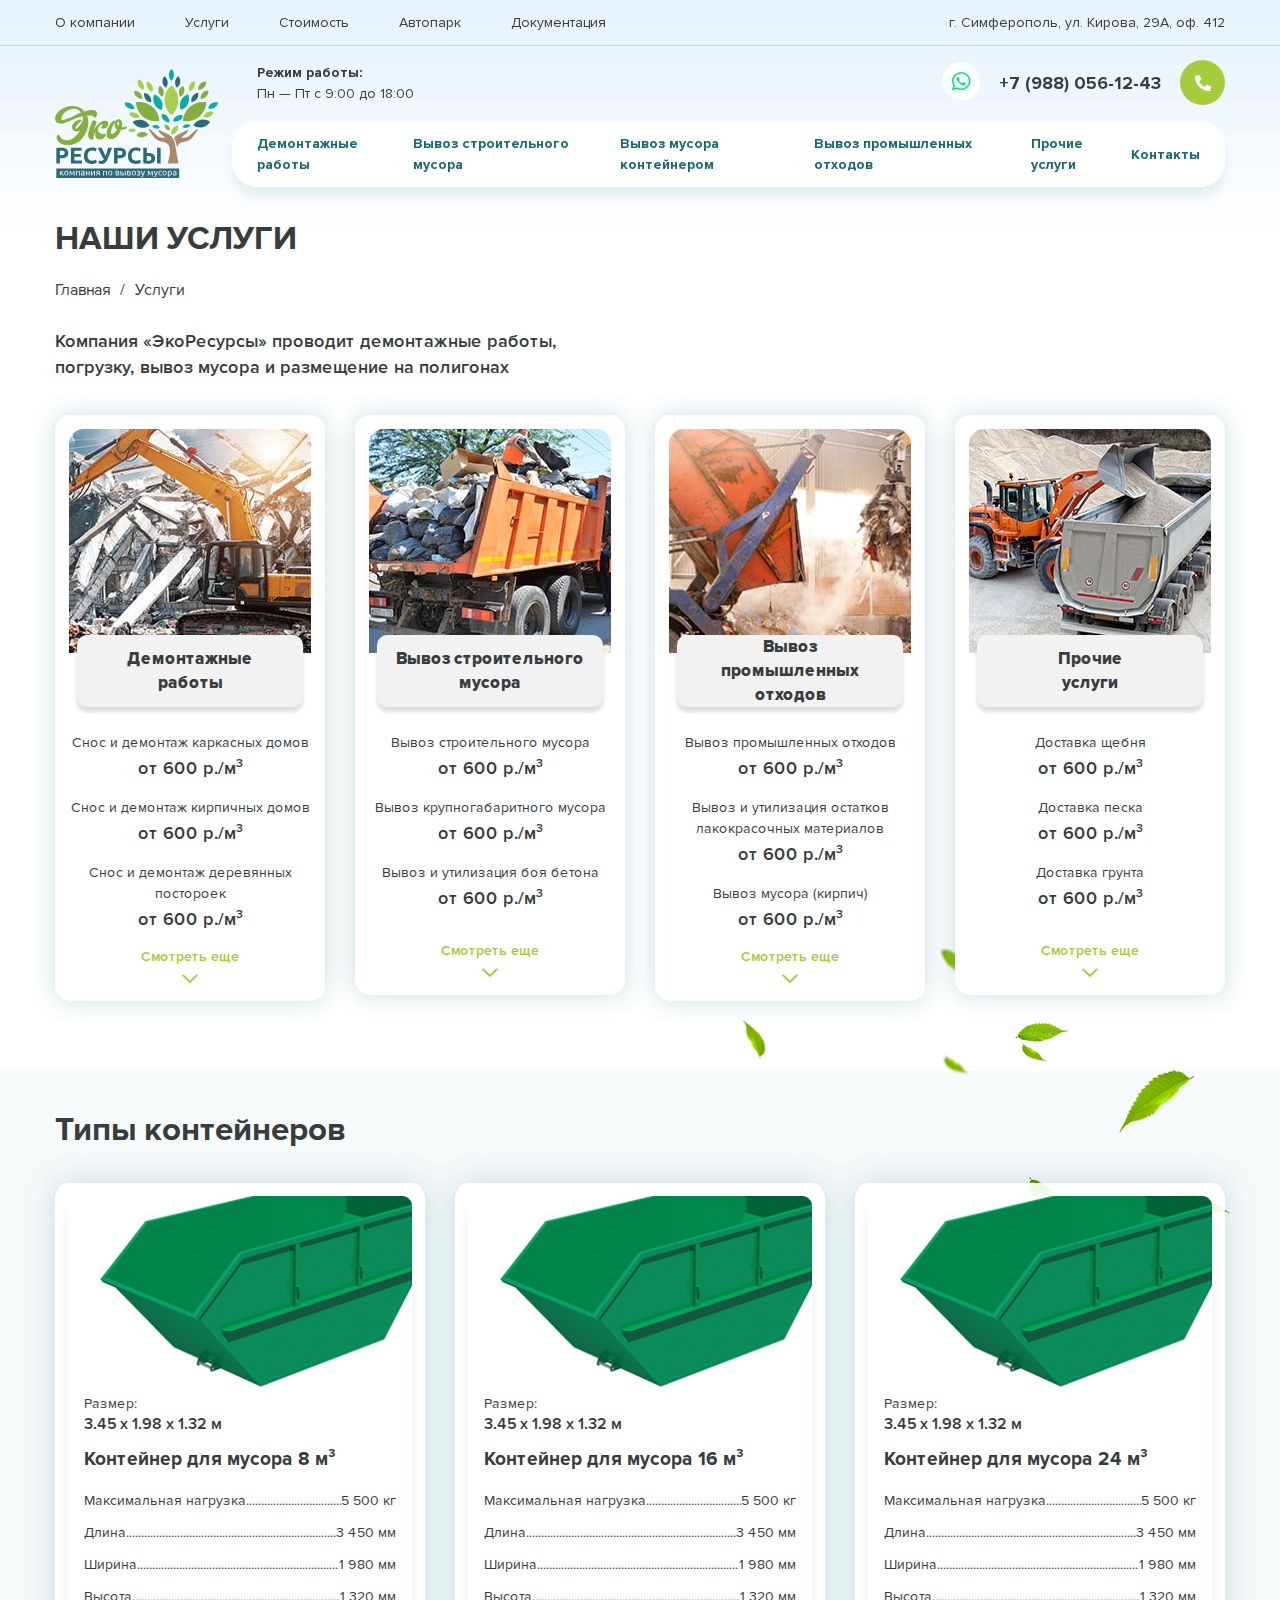
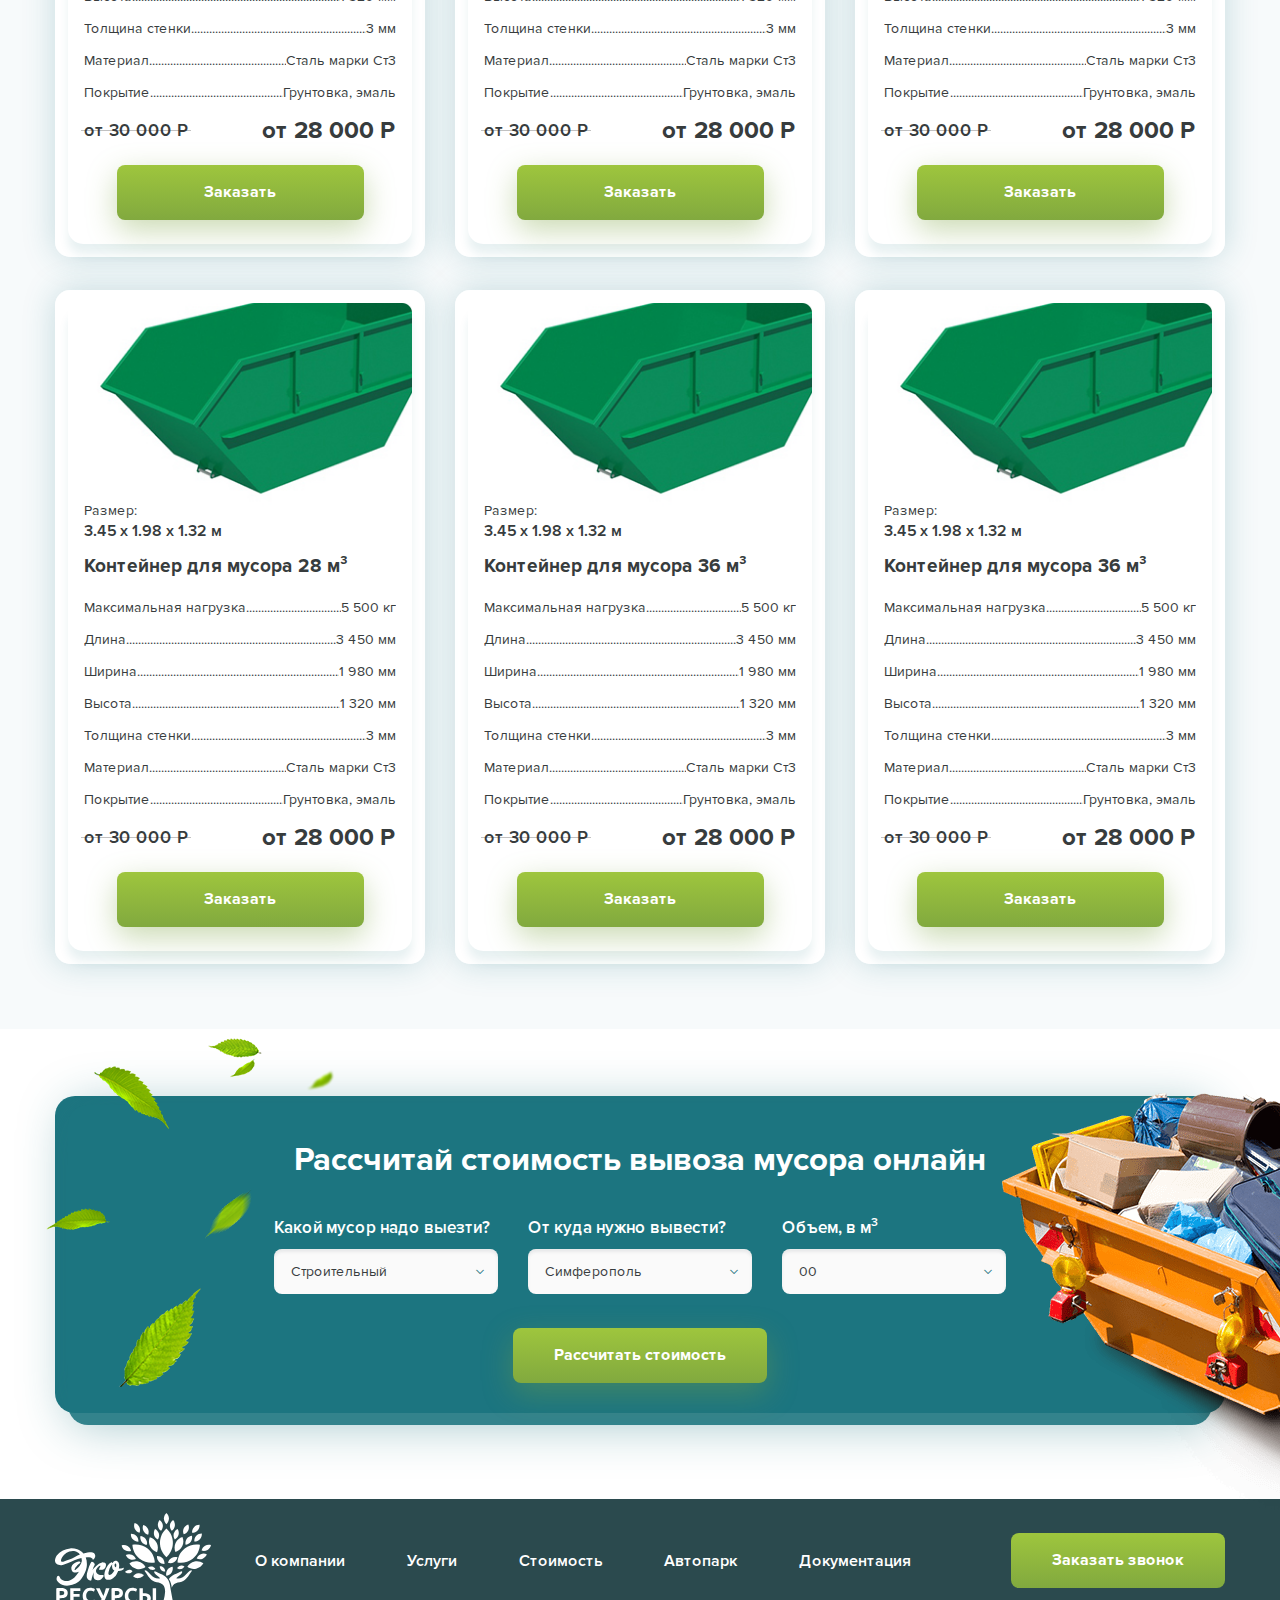
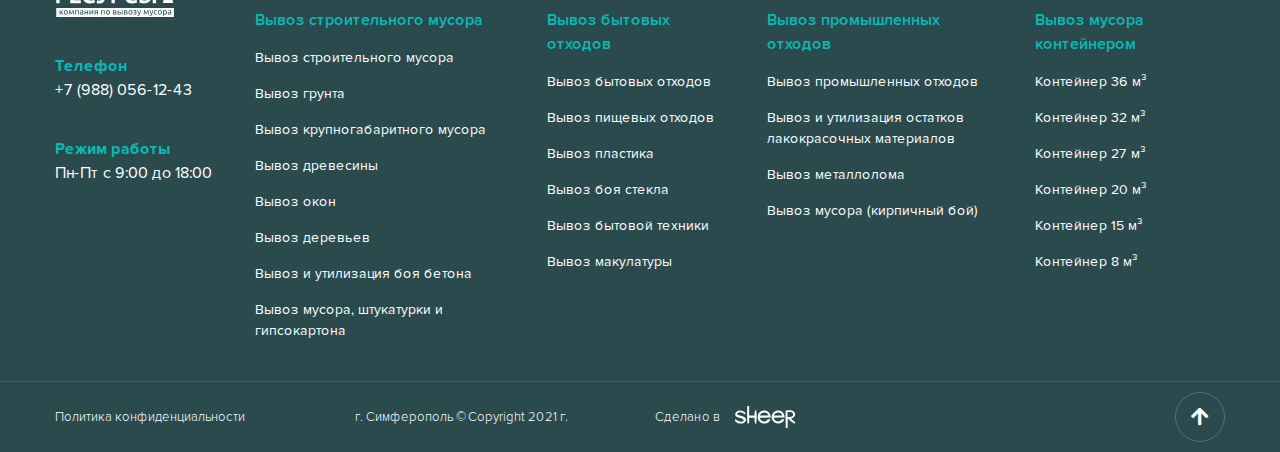
<file: services.html>
<!DOCTYPE html>
<!--[if lt IE 7]><html lang="ru" class="lt-ie9 lt-ie8 lt-ie7"><![endif]-->
<!--[if IE 7]><html lang="ru" class="lt-ie9 lt-ie8"><![endif]-->
<!--[if IE 8]><html lang="ru" class="lt-ie9"><![endif]-->
<!--[if gt IE 8]><!-->
<html lang="ru">
<!--<![endif]-->
<head>
	<meta charset="utf-8" />
	<title>Заголовок</title>
	<meta name="description" content="" />
	<meta http-equiv="X-UA-Compatible" content="IE=edge" />
	<meta name="viewport" content="width=device-width, initial-scale=1.0" />
	<link rel="shortcut icon" href="favicon.png" />
	<link rel="stylesheet" href="libs/bootstrap/bootstrap-grid.css" />
	<link rel="stylesheet" href="libs/fontawesome-free-5.12.0-web/css/all.min.css" />
	<link rel="stylesheet" href="libs/fancybox/jquery.fancybox.css" />
	<link rel="stylesheet" href="libs/slick-1.5.9/slick/slick.css" />
	<link rel="stylesheet" href="libs/slick-1.5.9/slick/slick-theme.css" />
	<link rel="stylesheet" href="css/fonts.css" />
	<link rel="stylesheet" href="css/main.css?ver=1.12" />
	<link rel="stylesheet" href="css/media.css?ver=1.12" />
</head>
<body>

	<div class="wrapper wrapper_page">

		<div class="billbord__leaves">
			<img src="img/leaves.png" alt="alt">
		</div>

		<header class="header default">
			<div class="header-top">
				<div class="container">
					<div class="header-top__wrap"> 
						<ul class="navigation">
							<li><a href="#">О компании</a></li>
							<li><a href="#">Услуги</a></li> 
							<li><a href="#">Стоимость</a></li>
							<li><a href="#">Автопарк</a></li> 
							<li><a href="#">Документация</a></li>
						</ul>
						<p>г. Симферополь, ул. Кирова, 29А, оф. 412</p>
					</div>
				</div>
			</div>
			<div class="container">
				<div class="header-bottom">
					<span class="btn_nav btn_nav-nav">
						<span class='sandwich'>
							<span class='sw-topper'></span>
							<span class='sw-bottom'></span>
							<span class='sw-footer'></span>
						</span>
					</span>
					<a href="#" class="logo">
						<img src="img/logo.svg" alt="alt">
					</a>
					<div class="header-bottom__content">
						<div class="header-bottom__top">
							<div>
								<p><strong>Режим работы:</strong></p>
								<p>Пн — Пт с 9:00 до 18:00</p>
							</div>
							<div class="contacts-wrap">
								<a href="#" class="btn-whatsapp">
									<i class="fab fa-whatsapp"></i>
								</a>
								<a href="tel:+79880561243" class="phone-main">+7 (988) 056-12-43</a>
								<a href="#callback" class="btn-phone fancybox">
									<i class="fas fa-phone-alt"></i>
								</a>
							</div>
						</div>
						<ul class="menu">
							<li><a href="#">Демонтажные работы</a></li>
							<li>
								<a href="#">Вывоз строительного мусора</a>
								<ul>
									<li><a href="#">Вывоз мусора, штукатурки и гипсокартона</a></li>
									<li><a href="#">Вывоз мусора (кирпичный бой)</a></li>
									<li><a href="#">Вывоз деревьев</a></li>
									<li><a href="#">Вывоз боя стекла</a></li>
									<li><a href="#">Вывоз пластика</a></li>
									<li><a href="#">Вывоз промышленных объектов</a></li>
								</ul>
							</li>
							<li><a href="#">Вывоз мусора контейнером</a></li>
							<li><a href="#">Вывоз промышленных отходов</a></li>
							<li><a href="#">Прочие услуги</a></li>
							<li><a href="#">Контакты</a></li>
						</ul>
					</div>
					<div>
						<a href="tel:+79880561243" class="phone-mob"><i class="fas fa-phone"></i></a>
						<span class="btn_nav btn_nav-menu">
							<span class='sandwich'>
								<span></span>
								<span></span>
								<span></span>
							</span>
						</span>
					</div>
				</div>
			</div>
			<div class="menu-mobile menu-mobile_nav">
				<ul>
					<li><a href="#">О компании</a></li>
					<li><a href="#">Услуги</a></li>
					<li><a href="#">Стоимость</a></li>
					<li><a href="#">Автопарк</a></li>
					<li><a href="#">Документация</a></li>
				</ul>
				<div class="contacts-wrap">
					<a href="#" class="btn-whatsapp">
						<i class="fab fa-whatsapp"></i>
					</a>
					<a href="tel:+79880561243" class="phone-main">+7 (988) 056-12-43</a>
					<a href="#callback" class="btn-phone fancybox">
						<i class="fas fa-phone-alt"></i>
					</a>
				</div>
				<p><strong>Режим работы:</strong></p>
				<p>Пн — Пт с 9:00 до 18:00</p>
				<br>
				<p>г. Симферополь, ул. Кирова, 29А, оф. 412</p>
			</div>
			<div class="menu-mobile menu-mobile_menu">
				<ul>
					<li><a href="#">Демонтажные работы</a></li>
					<li class="menu__haschild">
						<a href="#">Вывоз строительного мусора</a>
						<ul>
							<li><a href="#">Вывоз мусора, штукатурки и гипсокартона</a></li>
							<li><a href="#">Вывоз мусора (кирпичный бой)</a></li>
							<li><a href="#">Вывоз деревьев</a></li>
							<li><a href="#">Вывоз боя стекла</a></li>
							<li><a href="#">Вывоз пластика</a></li>
							<li><a href="#">Вывоз промышленных объектов</a></li>
						</ul>
					</li>
					<li><a href="#">Вывоз мусора контейнером</a></li>
					<li><a href="#">Вывоз промышленных отходов</a></li>
					<li><a href="#">Прочие услуги</a></li>
					<li><a href="#">Контакты</a></li>
				</ul>
			</div>
		</header>

		<div class="services">
			<div class="services__leaves">
				<img src="img/leaves2.png" alt="alt">
			</div>
			<div class="container">
				<div class="title-section">НАШИ УСЛУГИ</div>
				<ul class="breadcumbs">
					<li><a href="#">Главная</a><span>/</span></li>
					<li>Услуги</li>
				</ul>
				<div class="descr-section">Компания «ЭкоРесурсы» проводит демонтажные работы, погрузку, вывоз мусора и размещение на полигонах</div>
				<div class="row row_services">
					<div class="col-lg-3 col-md-6">
						<div class="item-service">
							<div class="item-service__image">
								<img src="img/serv1.jpg" alt="alt">
							</div>
							<a href="#" class="item-service__title">Демонтажные <br>работы</a>
							<div class="services-wrap">
								<div class="item-service-unit">
									<p>Снос и демонтаж каркасных домов</p>
									<strong>от 600 р./м<sup>3</sup></strong>
								</div>
								<div class="item-service-unit">
									<p>Снос и демонтаж кирпичных домов</p>
									<strong>от 600 р./м<sup>3</sup></strong>
								</div>
								<div class="item-service-unit">
									<p>Снос и демонтаж деревянных постороек</p>
									<strong>от 600 р./м<sup>3</sup></strong>
								</div>
								<div class="item-service-unit">
									<p>Вывоз боя стекла</p>
									<strong>от 600 р./м<sup>3</sup></strong>
								</div>
								<div class="item-service-unit">
									<p>Вывоз бытовой техники</p>
									<strong>от 600 р./м<sup>3</sup></strong>
								</div>
								<div class="item-service-unit">
									<p>Вывоз макулатуры</p>
									<strong>от 600 р./м<sup>3</sup></strong>
								</div>
							</div>
							<a href="#" class="more-services"><span>Смотреть еще</span> <i class="far fa-chevron-down"></i></a>
						</div>
					</div>
					<div class="col-lg-3 col-md-6">
						<div class="item-service">
							<div class="item-service__image">
								<img src="img/serv2.jpg" alt="alt">
							</div>
							<a href="#" class="item-service__title">Вывоз строительного мусора</a>
							<div class="services-wrap">
								<div class="item-service-unit">
									<p>Вывоз строительного мусора</p>
									<strong>от 600 р./м<sup>3</sup></strong>
								</div>
								<div class="item-service-unit">
									<p>Вывоз крупногабаритного мусора</p>
									<strong>от 600 р./м<sup>3</sup></strong>
								</div>
								<div class="item-service-unit">
									<p>Вывоз и утилизация боя бетона</p>
									<strong>от 600 р./м<sup>3</sup></strong>
								</div>
								<div class="item-service-unit">
									<p>Вывоз грунта</p>
									<strong>от 600 р./м<sup>3</sup></strong>
								</div>
								<div class="item-service-unit">
									<p>Вывоз окон</p>
									<strong>от 600 р./м<sup>3</sup></strong>
								</div>
								<div class="item-service-unit">
									<p>Вывоз деревьев</p>
									<strong>от 600 р./м<sup>3</sup></strong>
								</div>
								<div class="item-service-unit">
									<p>Вывоз мусора, штукатурки и гипсокартон</p>
									<strong>от 600 р./м<sup>3</sup></strong>
								</div>
							</div>
							<a href="#" class="more-services"><span>Смотреть еще</span> <i class="far fa-chevron-down"></i></a>
						</div>
					</div>
					<div class="col-lg-3 col-md-6">
						<div class="item-service">
							<div class="item-service__image">
								<img src="img/serv3.jpg" alt="alt">
							</div>
							<a href="#" class="item-service__title">Вывоз промышленных отходов</a>
							<div class="services-wrap">
								<div class="item-service-unit">
									<p>Вывоз промышленных отходов</p>
									<strong>от 600 р./м<sup>3</sup></strong>
								</div>
								<div class="item-service-unit">
									<p>Вывоз и утилизация остатков лакокрасочных материалов</p>
									<strong>от 600 р./м<sup>3</sup></strong>
								</div>
								<div class="item-service-unit">
									<p>Вывоз мусора (кирпич)</p>
									<strong>от 600 р./м<sup>3</sup></strong>
								</div>
								<div class="item-service-unit">
									<p>Вывоз боя стекла</p>
									<strong>от 600 р./м<sup>3</sup></strong>
								</div>
								<div class="item-service-unit">
									<p>Вывоз бытовой техники</p>
									<strong>от 600 р./м<sup>3</sup></strong>
								</div>
								<div class="item-service-unit">
									<p>Вывоз макулатуры</p>
									<strong>от 600 р./м<sup>3</sup></strong>
								</div>
							</div>
							<a href="#" class="more-services"><span>Смотреть еще</span> <i class="far fa-chevron-down"></i></a>
						</div>
					</div>
					<div class="col-lg-3 col-md-6">
						<div class="item-service">
							<div class="item-service__image">
								<img src="img/serv4.jpg" alt="alt">
							</div>
							<a href="#" class="item-service__title">Прочие <br>услуги</a>
							<div class="services-wrap">
								<div class="item-service-unit">
									<p>Доставка щебня</p>
									<strong>от 600 р./м<sup>3</sup></strong>
								</div>
								<div class="item-service-unit">
									<p>Доставка песка</p>
									<strong>от 600 р./м<sup>3</sup></strong>
								</div>
								<div class="item-service-unit">
									<p>Доставка грунта</p>
									<strong>от 600 р./м<sup>3</sup></strong>
								</div>
								<div class="item-service-unit">
									<p>Вывоз боя стекла</p>
									<strong>от 600 р./м<sup>3</sup></strong>
								</div>
								<div class="item-service-unit">
									<p>Вывоз бытовой техники</p>
									<strong>от 600 р./м<sup>3</sup></strong>
								</div>
								<div class="item-service-unit">
									<p>Вывоз макулатуры</p>
									<strong>от 600 р./м<sup>3</sup></strong>
								</div>
							</div>
							<a href="#" class="more-services"><span>Смотреть еще</span> <i class="far fa-chevron-down"></i></a>
						</div>
					</div>
				</div>
			</div>
		</div>

		<div class="types">
			<div class="container">
				<div class="title-section">Типы контейнеров</div>
				<ul class="tabs tabs_types">
					<li class="active"><a href="#tab_type1">8 м³</a></li>
					<li><a href="#tab_type2">16 м³</a></li>
					<li><a href="#tab_type3">24 м³</a></li>
					<li><a href="#tab_type4">28 м³</a></li>
					<li><a href="#tab_type5">36 м³</a></li>
				</ul>
				<div class="row row_types tab-container">
					<div class="col-lg-4 col-md-6 tab-pane" id="tab_type1">
						<div class="item-type">
							<div class="item-type__image">
								<img src="img/type1.jpg" alt="alt">
							</div>
							<div class="item-type__content">
								<div class="item-type__size">Размер: <strong>3.45 х 1.98 х 1.32 м</strong></div>
								<div class="title-card">Контейнер для мусора 8 м³</div>
								<div class="line-feature">
									<span>Максимальная нагрузка</span>
									<span>5 500 кг</span>
								</div>
								<div class="line-feature">
									<span>Длина</span>
									<span>3 450 мм</span>
								</div>
								<div class="line-feature">
									<span>Ширина</span>
									<span>1 980 мм</span>
								</div>
								<div class="line-feature">
									<span>Высота</span>
									<span>1 320 мм</span>
								</div>
								<div class="line-feature">
									<span>Толщина стенки</span>
									<span>3 мм</span>
								</div>
								<div class="line-feature">
									<span>Материал</span>
									<span>Сталь марки Ст3</span>
								</div>
								<div class="line-feature">
									<span>Покрытие</span>
									<span>Грунтовка, эмаль</span>
								</div>
								<div class="line-prices">
									<div class="price-old">от 30 000 Р</div>
									<div class="price-new">от 28 000 Р</div>
								</div>
								<div class="bottom-button">
									<a href="#" class="btn-main">Заказать</a>
								</div>
							</div>
						</div>
					</div>
					<div class="col-lg-4 col-md-6 tab-pane" id="tab_type2">
						<div class="item-type">
							<div class="item-type__image">
								<img src="img/type1.jpg" alt="alt">
							</div>
							<div class="item-type__content">
								<div class="item-type__size">Размер: <strong>3.45 х 1.98 х 1.32 м</strong></div>
								<div class="title-card">Контейнер для мусора 16 м³</div>
								<div class="line-feature">
									<span>Максимальная нагрузка</span>
									<span>5 500 кг</span>
								</div>
								<div class="line-feature">
									<span>Длина</span>
									<span>3 450 мм</span>
								</div>
								<div class="line-feature">
									<span>Ширина</span>
									<span>1 980 мм</span>
								</div>
								<div class="line-feature">
									<span>Высота</span>
									<span>1 320 мм</span>
								</div>
								<div class="line-feature">
									<span>Толщина стенки</span>
									<span>3 мм</span>
								</div>
								<div class="line-feature">
									<span>Материал</span>
									<span>Сталь марки Ст3</span>
								</div>
								<div class="line-feature">
									<span>Покрытие</span>
									<span>Грунтовка, эмаль</span>
								</div>
								<div class="line-prices">
									<div class="price-old">от 30 000 Р</div>
									<div class="price-new">от 28 000 Р</div>
								</div>
								<div class="bottom-button">
									<a href="#" class="btn-main">Заказать</a>
								</div>
							</div>
						</div>
					</div>
					<div class="col-lg-4 col-md-6 tab-pane" id="tab_type3">
						<div class="item-type">
							<div class="item-type__image">
								<img src="img/type1.jpg" alt="alt">
							</div>
							<div class="item-type__content">
								<div class="item-type__size">Размер: <strong>3.45 х 1.98 х 1.32 м</strong></div>
								<div class="title-card">Контейнер для мусора 24 м³</div>
								<div class="line-feature">
									<span>Максимальная нагрузка</span>
									<span>5 500 кг</span>
								</div>
								<div class="line-feature">
									<span>Длина</span>
									<span>3 450 мм</span>
								</div>
								<div class="line-feature">
									<span>Ширина</span>
									<span>1 980 мм</span>
								</div>
								<div class="line-feature">
									<span>Высота</span>
									<span>1 320 мм</span>
								</div>
								<div class="line-feature">
									<span>Толщина стенки</span>
									<span>3 мм</span>
								</div>
								<div class="line-feature">
									<span>Материал</span>
									<span>Сталь марки Ст3</span>
								</div>
								<div class="line-feature">
									<span>Покрытие</span>
									<span>Грунтовка, эмаль</span>
								</div>
								<div class="line-prices">
									<div class="price-old">от 30 000 Р</div>
									<div class="price-new">от 28 000 Р</div>
								</div>
								<div class="bottom-button">
									<a href="#" class="btn-main">Заказать</a>
								</div>
							</div>
						</div>
					</div>
					<div class="col-lg-4 col-md-6 tab-pane" id="tab_type4">
						<div class="item-type">
							<div class="item-type__image">
								<img src="img/type1.jpg" alt="alt">
							</div>
							<div class="item-type__content">
								<div class="item-type__size">Размер: <strong>3.45 х 1.98 х 1.32 м</strong></div>
								<div class="title-card">Контейнер для мусора 28 м³</div>
								<div class="line-feature">
									<span>Максимальная нагрузка</span>
									<span>5 500 кг</span>
								</div>
								<div class="line-feature">
									<span>Длина</span>
									<span>3 450 мм</span>
								</div>
								<div class="line-feature">
									<span>Ширина</span>
									<span>1 980 мм</span>
								</div>
								<div class="line-feature">
									<span>Высота</span>
									<span>1 320 мм</span>
								</div>
								<div class="line-feature">
									<span>Толщина стенки</span>
									<span>3 мм</span>
								</div>
								<div class="line-feature">
									<span>Материал</span>
									<span>Сталь марки Ст3</span>
								</div>
								<div class="line-feature">
									<span>Покрытие</span>
									<span>Грунтовка, эмаль</span>
								</div>
								<div class="line-prices">
									<div class="price-old">от 30 000 Р</div>
									<div class="price-new">от 28 000 Р</div>
								</div>
								<div class="bottom-button">
									<a href="#" class="btn-main">Заказать</a>
								</div>
							</div>
						</div>
					</div>
					<div class="col-lg-4 col-md-6 tab-pane" id="tab_type5">
						<div class="item-type">
							<div class="item-type__image">
								<img src="img/type1.jpg" alt="alt">
							</div>
							<div class="item-type__content">
								<div class="item-type__size">Размер: <strong>3.45 х 1.98 х 1.32 м</strong></div>
								<div class="title-card">Контейнер для мусора 36 м³</div>
								<div class="line-feature">
									<span>Максимальная нагрузка</span>
									<span>5 500 кг</span>
								</div>
								<div class="line-feature">
									<span>Длина</span>
									<span>3 450 мм</span>
								</div>
								<div class="line-feature">
									<span>Ширина</span>
									<span>1 980 мм</span>
								</div>
								<div class="line-feature">
									<span>Высота</span>
									<span>1 320 мм</span>
								</div>
								<div class="line-feature">
									<span>Толщина стенки</span>
									<span>3 мм</span>
								</div>
								<div class="line-feature">
									<span>Материал</span>
									<span>Сталь марки Ст3</span>
								</div>
								<div class="line-feature">
									<span>Покрытие</span>
									<span>Грунтовка, эмаль</span>
								</div>
								<div class="line-prices">
									<div class="price-old">от 30 000 Р</div>
									<div class="price-new">от 28 000 Р</div>
								</div>
								<div class="bottom-button">
									<a href="#" class="btn-main">Заказать</a>
								</div>
							</div>
						</div>
					</div>
					<div class="col-lg-4 col-md-6 tab-pane" id="tab_type6">
						<div class="item-type">
							<div class="item-type__image">
								<img src="img/type1.jpg" alt="alt">
							</div>
							<div class="item-type__content">
								<div class="item-type__size">Размер: <strong>3.45 х 1.98 х 1.32 м</strong></div>
								<div class="title-card">Контейнер для мусора 36 м³</div>
								<div class="line-feature">
									<span>Максимальная нагрузка</span>
									<span>5 500 кг</span>
								</div>
								<div class="line-feature">
									<span>Длина</span>
									<span>3 450 мм</span>
								</div>
								<div class="line-feature">
									<span>Ширина</span>
									<span>1 980 мм</span>
								</div>
								<div class="line-feature">
									<span>Высота</span>
									<span>1 320 мм</span>
								</div>
								<div class="line-feature">
									<span>Толщина стенки</span>
									<span>3 мм</span>
								</div>
								<div class="line-feature">
									<span>Материал</span>
									<span>Сталь марки Ст3</span>
								</div>
								<div class="line-feature">
									<span>Покрытие</span>
									<span>Грунтовка, эмаль</span>
								</div>
								<div class="line-prices">
									<div class="price-old">от 30 000 Р</div>
									<div class="price-new">от 28 000 Р</div>
								</div>
								<div class="bottom-button">
									<a href="#" class="btn-main">Заказать</a>
								</div>
							</div>
						</div>
					</div>
				</div>
			</div> 
		</div>

		<div class="calculator">
			<div class="container">
				<div class="calculator-block">
					<div class="calculator-block__leaves">
						<img src="img/leaves3.png" alt="alt">
					</div>
					<div class="calculator-block__image">
						<img src="img/bags.png" alt="alt">
					</div>
					<div class="title-section">Рассчитай стоимость вывоза мусора онлайн</div>
					<form>
						<div class="row">
							<div class="col-md-4">
								<div class="item-form">
									<div class="item-form__title">Какой мусор надо выезти?</div>
									<select>
										<option value="1">Строительный</option>
										<option value="1">Строительный 1</option>
										<option value="1">Строительный 2</option>
										<option value="1">Строительный 3</option>
									</select>
								</div>
							</div>
							<div class="col-md-4">
								<div class="item-form">
									<div class="item-form__title">От куда нужно вывести?</div>
									<select>
										<option value="1">Симферополь</option>
										<option value="1">Симферополь</option>
										<option value="1">Симферополь</option>
										<option value="1">Симферополь</option>
									</select>
								</div>
							</div>
							<div class="col-md-4">
								<div class="item-form">
									<div class="item-form__title">Объем, в м<sup>3</sup></div>
									<select>
										<option value="1">00</option>
										<option value="1">01</option>
										<option value="1">02</option>
										<option value="1">03</option>
									</select>
								</div>
							</div>
						</div>
						<div class="calculator__button">
							<button class="btn-main">Рассчитать стоимость</button>
						</div>
					</form>
				</div>
			</div>
		</div>

		<footer class="footer">
			<div class="container">
				<div class="row">
					<div class="col-lg-2">
						<a href="#" class="logo">
							<img src="img/logo2.svg" alt="alt">
						</a>
						<div class="footer__contacts">
							<strong>Телефон</strong>
							<p><a href="tel:+79880561243">+7 (988) 056-12-43</a></p>
						</div>
						<div class="footer__contacts">
							<strong>Режим работы</strong>
							<p>Пн-Пт с 9:00 до 18:00</p>
						</div>
					</div>
					<div class="col-lg-10">
						<div class="footer__top">
							<ul class="footer__menu">
								<li><a href="#">О компании</a></li>
								<li><a href="#">Услуги</a></li>
								<li><a href="#">Стоимость</a></li>
								<li><a href="#">Автопарк</a></li>
								<li><a href="#">Документация</a></li>
							</ul>
							<a href="#callback" class="btn-main fancybox">Заказать звонок</a>
						</div>
						<div class="row row_footer">
							<div class="col-lg-3">
								<div class="footer__title">Вывоз строительного мусора <i class="fal fa-plus"></i></div>
								<ul class="footer__nav">
									<li><a href="#">Вывоз строительного мусора</a></li>
									<li><a href="#">Вывоз грунта</a></li>
									<li><a href="#">Вывоз крупногабаритного мусора</a></li>
									<li><a href="#">Вывоз древесины</a></li>
									<li><a href="#">Вывоз окон</a></li>
									<li><a href="#">Вывоз деревьев</a></li>
									<li><a href="#">Вывоз и утилизация боя бетона</a></li>
									<li><a href="#">Вывоз мусора, штукатурки и гипсокартона</a></li>
								</ul>
							</div>
							<div class="col-lg-3">
								<div class="footer__title">Вывоз бытовых отходов <i class="fal fa-plus"></i></div>
								<ul class="footer__nav">
									<li><a href="#">Вывоз бытовых отходов</a></li>
									<li><a href="#">Вывоз пищевых отходов</a></li>
									<li><a href="#">Вывоз пластика</a></li>
									<li><a href="#">Вывоз боя стекла</a></li>
									<li><a href="#">Вывоз бытовой техники</a></li>
									<li><a href="#">Вывоз макулатуры</a></li>
								</ul>
							</div>
							<div class="col-lg-3">
								<div class="footer__title">Вывоз промышленных отходов <i class="fal fa-plus"></i></div>
								<ul class="footer__nav">
									<li><a href="#">Вывоз промышленных отходов</a></li>
									<li><a href="#">Вывоз и утилизация остатков лакокрасочных материалов</a></li>
									<li><a href="#">Вывоз металлолома</a></li>
									<li><a href="#">Вывоз мусора (кирпичный бой)</a></li>
								</ul>
							</div>
							<div class="col-lg-3">
								<div class="footer__title">Вывоз мусора контейнером <i class="fal fa-plus"></i></div>
								<ul class="footer__nav">
									<li><a href="#">Контейнер 36 м³</a></li>
									<li><a href="#">Контейнер 32 м³</a></li>
									<li><a href="#">Контейнер 27 м³</a></li>
									<li><a href="#">Контейнер 20 м³</a></li>
									<li><a href="#">Контейнер 15 м³</a></li>
									<li><a href="#">Контейнер 8 м³</a></li>
								</ul>
							</div>
						</div>
					</div>
				</div>
			</div>
			<div class="footer__bottom">
				<div class="container">
					<div class="row align-items-center">
						<div class="col-lg-3 col-sm-6">
							<a href="#">Политика конфиденциальности</a>
						</div>
						<div class="col-lg-3 col-sm-6">
							<p>г. Симферополь © Copyright 2021 г.</p>
						</div>
						<div class="col-lg-3 col-sm-6">
							<div class="create">Сделано в <img src="img/copy.svg" alt="alt"></div>
						</div>
						<div class="col-lg-3 col-sm-6 align_right">
							<a href="#" class="btn_top default"><i class="fa fa-arrow-up"></i></a>
						</div>
					</div>
				</div>
			</div>
		</footer>
		
	</div>

	<div id="callback" class="modal-block">
		<div class="block-form">
			<div class="block-form__title">Запишитесь и получите бесплатную консультацию</div>
			<form>
				<div class="item-form">
					<input type="text" placeholder="Имя" required="required">
				</div>
				<div class="item-form">
					<input type="text" placeholder="+7 (___) ___-__-__" class="input-phone" required="required">
				</div>
				<button class="btn-main" type="submit">Заказать консультацию</button>
				<div class="checkbox-wrap">
					<div class="checkbox">
						<label>
							<input type="checkbox" required="required" checked="checked" />
							<span>Согласие на обработку персональных данных</span>
						</label>
					</div>
				</div>
			</form>
		</div>
	</div>

	<!--[if lt IE 9]>
	<script src="libs/html5shiv/es5-shim.min.js"></script>
	<script src="libs/html5shiv/html5shiv.min.js"></script>
	<script src="libs/html5shiv/html5shiv-printshiv.min.js"></script>
	<script src="libs/respond/respond.min.js"></script>
<![endif]-->
<script src="libs/jquery/jquery-1.11.1.min.js"></script>
<script src="libs/jquery-mousewheel/jquery.mousewheel.min.js"></script>
<script src="libs/fancybox/jquery.fancybox.pack.js"></script>
<script src="libs/slick-1.5.9/slick/slick.min.js"></script>
<script src="libs/scroll2id/PageScroll2id.min.js"></script>
<script src="libs/mask/jquery.maskedinput.js"></script>
<script src="libs/jQueryFormStyler-master/jquery.formstyler.min.js"></script>
<script src="js/common.js?ver=1.12"></script>
<!-- Yandex.Metrika counter --><!-- /Yandex.Metrika counter -->
<!-- Google Analytics counter --><!-- /Google Analytics counter -->
</body>
</html>
</file>
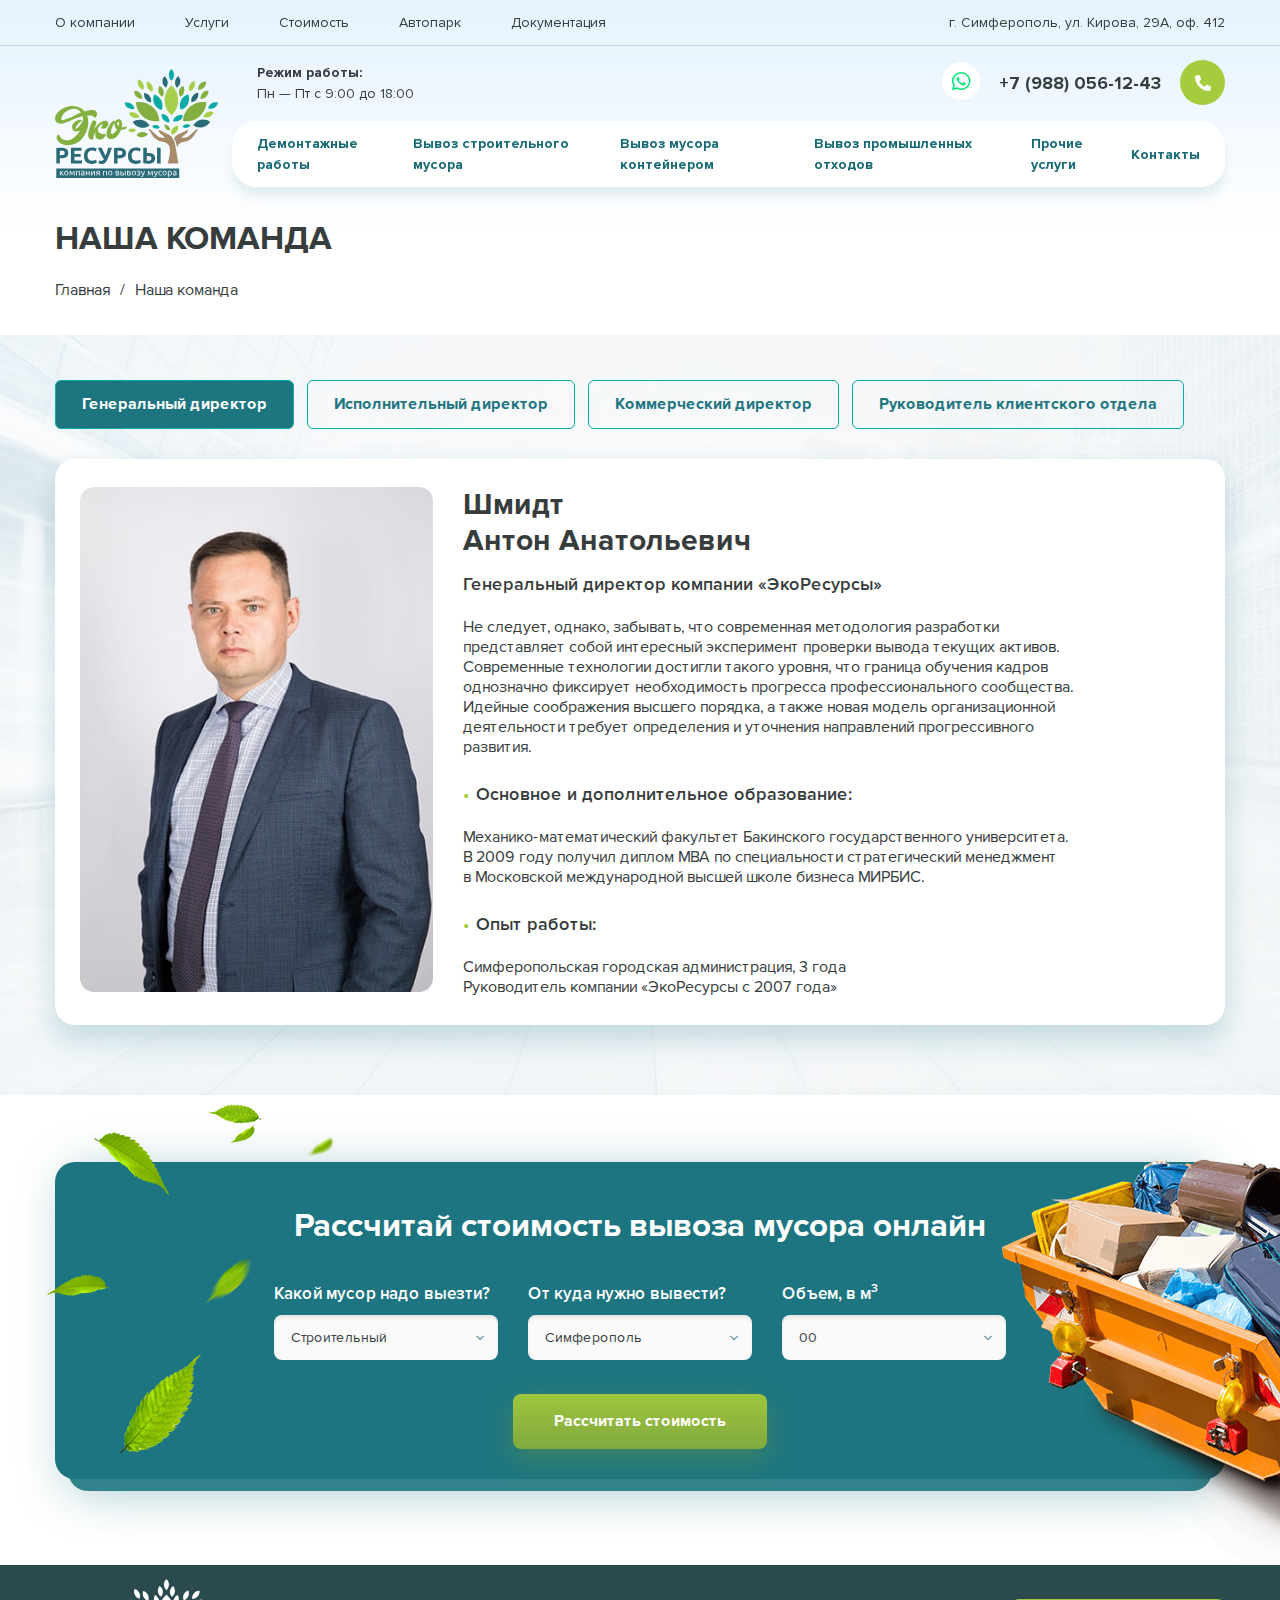
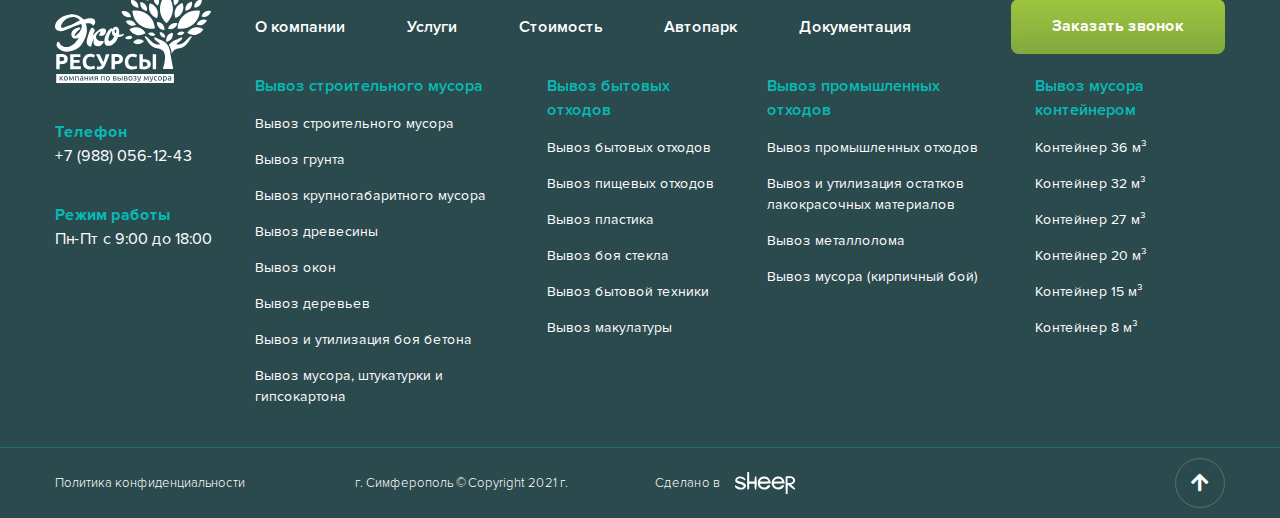
<file: team.html>
<!DOCTYPE html>
<!--[if lt IE 7]><html lang="ru" class="lt-ie9 lt-ie8 lt-ie7"><![endif]-->
<!--[if IE 7]><html lang="ru" class="lt-ie9 lt-ie8"><![endif]-->
<!--[if IE 8]><html lang="ru" class="lt-ie9"><![endif]-->
<!--[if gt IE 8]><!-->
<html lang="ru">
<!--<![endif]-->
<head>
	<meta charset="utf-8" />
	<title>Заголовок</title>
	<meta name="description" content="" />
	<meta http-equiv="X-UA-Compatible" content="IE=edge" />
	<meta name="viewport" content="width=device-width, initial-scale=1.0" />
	<link rel="shortcut icon" href="favicon.png" />
	<link rel="stylesheet" href="libs/bootstrap/bootstrap-grid.css" />
	<link rel="stylesheet" href="libs/fontawesome-free-5.12.0-web/css/all.min.css" />
	<link rel="stylesheet" href="libs/fancybox/jquery.fancybox.css" />
	<link rel="stylesheet" href="libs/slick-1.5.9/slick/slick.css" />
	<link rel="stylesheet" href="libs/slick-1.5.9/slick/slick-theme.css" />
	<link rel="stylesheet" href="css/fonts.css" />
	<link rel="stylesheet" href="css/main.css?ver=1.12" />
	<link rel="stylesheet" href="css/media.css?ver=1.12" />
</head>
<body>

	<div class="wrapper wrapper_page">

		<div class="billbord__leaves">
			<img src="img/leaves.png" alt="alt">
		</div>

		<header class="header default">
			<div class="header-top">
				<div class="container">
					<div class="header-top__wrap"> 
						<ul class="navigation">
							<li><a href="#">О компании</a></li>
							<li><a href="#">Услуги</a></li> 
							<li><a href="#">Стоимость</a></li>
							<li><a href="#">Автопарк</a></li> 
							<li><a href="#">Документация</a></li>
						</ul>
						<p>г. Симферополь, ул. Кирова, 29А, оф. 412</p>
					</div>
				</div>
			</div>
			<div class="container">
				<div class="header-bottom">
					<span class="btn_nav btn_nav-nav">
						<span class='sandwich'>
							<span class='sw-topper'></span>
							<span class='sw-bottom'></span>
							<span class='sw-footer'></span>
						</span>
					</span>
					<a href="#" class="logo">
						<img src="img/logo.svg" alt="alt">
					</a>
					<div class="header-bottom__content">
						<div class="header-bottom__top">
							<div>
								<p><strong>Режим работы:</strong></p>
								<p>Пн — Пт с 9:00 до 18:00</p>
							</div>
							<div class="contacts-wrap">
								<a href="#" class="btn-whatsapp">
									<i class="fab fa-whatsapp"></i>
								</a>
								<a href="tel:+79880561243" class="phone-main">+7 (988) 056-12-43</a>
								<a href="#callback" class="btn-phone fancybox">
									<i class="fas fa-phone-alt"></i>
								</a>
							</div>
						</div>
						<ul class="menu">
							<li><a href="#">Демонтажные работы</a></li>
							<li>
								<a href="#">Вывоз строительного мусора</a>
								<ul>
									<li><a href="#">Вывоз мусора, штукатурки и гипсокартона</a></li>
									<li><a href="#">Вывоз мусора (кирпичный бой)</a></li>
									<li><a href="#">Вывоз деревьев</a></li>
									<li><a href="#">Вывоз боя стекла</a></li>
									<li><a href="#">Вывоз пластика</a></li>
									<li><a href="#">Вывоз промышленных объектов</a></li>
								</ul>
							</li>
							<li><a href="#">Вывоз мусора контейнером</a></li>
							<li><a href="#">Вывоз промышленных отходов</a></li>
							<li><a href="#">Прочие услуги</a></li>
							<li><a href="#">Контакты</a></li>
						</ul>
					</div>
					<div>
						<a href="tel:+79880561243" class="phone-mob"><i class="fas fa-phone"></i></a>
						<span class="btn_nav btn_nav-menu">
							<span class='sandwich'>
								<span></span>
								<span></span>
								<span></span>
							</span>
						</span>
					</div>
				</div>
			</div>
			<div class="menu-mobile menu-mobile_nav">
				<ul>
					<li><a href="#">О компании</a></li>
					<li><a href="#">Услуги</a></li>
					<li><a href="#">Стоимость</a></li>
					<li><a href="#">Автопарк</a></li>
					<li><a href="#">Документация</a></li>
				</ul>
				<div class="contacts-wrap">
					<a href="#" class="btn-whatsapp">
						<i class="fab fa-whatsapp"></i>
					</a>
					<a href="tel:+79880561243" class="phone-main">+7 (988) 056-12-43</a>
					<a href="#callback" class="btn-phone fancybox">
						<i class="fas fa-phone-alt"></i>
					</a>
				</div>
				<p><strong>Режим работы:</strong></p>
				<p>Пн — Пт с 9:00 до 18:00</p>
				<br>
				<p>г. Симферополь, ул. Кирова, 29А, оф. 412</p>
			</div>
			<div class="menu-mobile menu-mobile_menu">
				<ul>
					<li><a href="#">Демонтажные работы</a></li>
					<li class="menu__haschild">
						<a href="#">Вывоз строительного мусора</a>
						<ul>
							<li><a href="#">Вывоз мусора, штукатурки и гипсокартона</a></li>
							<li><a href="#">Вывоз мусора (кирпичный бой)</a></li>
							<li><a href="#">Вывоз деревьев</a></li>
							<li><a href="#">Вывоз боя стекла</a></li>
							<li><a href="#">Вывоз пластика</a></li>
							<li><a href="#">Вывоз промышленных объектов</a></li>
						</ul>
					</li>
					<li><a href="#">Вывоз мусора контейнером</a></li>
					<li><a href="#">Вывоз промышленных отходов</a></li>
					<li><a href="#">Прочие услуги</a></li>
					<li><a href="#">Контакты</a></li>
				</ul>
			</div>
		</header>

		<div class="team-page">
			<div class="container">
				<div class="title-section">НАША КОМАНДА</div>
				<ul class="breadcumbs">
					<li><a href="#">Главная</a><span>/</span></li>
					<li>Наша команда</li>
				</ul>
			</div>
		</div>

		<div class="team">
			<div class="container">
				<ul class="tabs">
					<li class="active"><a href="#tab_team1">Генеральный директор</a></li>
					<li><a href="#tab_team2">Исполнительный директор</a></li>
					<li><a href="#tab_team3">Коммерческий директор</a></li>
					<li><a href="#tab_team4">Руководитель клиентского отдела</a></li>
				</ul>
				<div class="tab-container tab-container_team">
					<div class="tab-pane" id="tab_team1">
						<div class="row">
							<div class="col-lg-4">
								<div class="team__image">
									<img src="img/team1.jpg" alt="alt">
								</div>
							</div>
							<div class="col-xl-7 col-lg-8">
								<div class="title-middle">Шмидт <br>Антон Анатольевич</div>
								<div class="title-min">Генеральный директор компании «ЭкоРесурсы» </div>
								<p>Не следует, однако, забывать, что современная методология разработки представляет собой интересный эксперимент проверки вывода текущих активов. Современные технологии достигли такого уровня, что граница обучения кадров однозначно фиксирует необходимость прогресса профессионального сообщества. Идейные соображения высшего порядка, а также новая модель организационной деятельности требует определения и уточнения направлений прогрессивного развития.</p>
								<div class="title-text">Основное и дополнительное образование:</div>
								<p>Механико-математический факультет Бакинского государственного университета. </p>
								<p>В 2009 году получил диплом MBA по специальности стратегический менеджмент </p>
								<p>в Московской международной высшей школе бизнеса МИРБИС.</p>
								<div class="title-text">Опыт работы:</div>
								<p>Симферопольская городская администрация, 3 года </p>
								<p>Руководитель компании «ЭкоРесурсы с 2007 года»</p>
							</div>
						</div>
					</div>
					<div class="tab-pane" id="tab_team2">
						<div class="row">
							<div class="col-lg-4">
								<div class="team__image">
									<img src="img/team1.jpg" alt="alt">
								</div>
							</div>
							<div class="col-xl-7 col-lg-8">
								<div class="title-middle">Шмидт <br>Антон Анатольевич</div>
								<div class="title-min">Генеральный директор компании «ЭкоРесурсы» </div>
								<p>Не следует, однако, забывать, что современная методология разработки представляет собой интересный эксперимент проверки вывода текущих активов. Современные технологии достигли такого уровня, что граница обучения кадров однозначно фиксирует необходимость прогресса профессионального сообщества. Идейные соображения высшего порядка, а также новая модель организационной деятельности требует определения и уточнения направлений прогрессивного развития.</p>
								<div class="title-text">Основное и дополнительное образование:</div>
								<p>Механико-математический факультет Бакинского государственного университета. </p>
								<p>В 2009 году получил диплом MBA по специальности стратегический менеджмент </p>
								<p>в Московской международной высшей школе бизнеса МИРБИС.</p>
								<div class="title-text">Опыт работы:</div>
								<p>Симферопольская городская администрация, 3 года </p>
								<p>Руководитель компании «ЭкоРесурсы с 2007 года»</p>
							</div>
						</div>
					</div>
					<div class="tab-pane" id="tab_team3">
						<div class="row">
							<div class="col-lg-4">
								<div class="team__image">
									<img src="img/team1.jpg" alt="alt">
								</div>
							</div>
							<div class="col-xl-7 col-lg-8">
								<div class="title-middle">Шмидт <br>Антон Анатольевич</div>
								<div class="title-min">Генеральный директор компании «ЭкоРесурсы» </div>
								<p>Не следует, однако, забывать, что современная методология разработки представляет собой интересный эксперимент проверки вывода текущих активов. Современные технологии достигли такого уровня, что граница обучения кадров однозначно фиксирует необходимость прогресса профессионального сообщества. Идейные соображения высшего порядка, а также новая модель организационной деятельности требует определения и уточнения направлений прогрессивного развития.</p>
								<div class="title-text">Основное и дополнительное образование:</div>
								<p>Механико-математический факультет Бакинского государственного университета. </p>
								<p>В 2009 году получил диплом MBA по специальности стратегический менеджмент </p>
								<p>в Московской международной высшей школе бизнеса МИРБИС.</p>
								<div class="title-text">Опыт работы:</div>
								<p>Симферопольская городская администрация, 3 года </p>
								<p>Руководитель компании «ЭкоРесурсы с 2007 года»</p>
							</div>
						</div>
					</div>
					<div class="tab-pane" id="tab_team4">
						<div class="row">
							<div class="col-lg-4">
								<div class="team__image">
									<img src="img/team1.jpg" alt="alt">
								</div>
							</div>
							<div class="col-xl-7 col-lg-8">
								<div class="title-middle">Шмидт <br>Антон Анатольевич</div>
								<div class="title-min">Генеральный директор компании «ЭкоРесурсы» </div>
								<p>Не следует, однако, забывать, что современная методология разработки представляет собой интересный эксперимент проверки вывода текущих активов. Современные технологии достигли такого уровня, что граница обучения кадров однозначно фиксирует необходимость прогресса профессионального сообщества. Идейные соображения высшего порядка, а также новая модель организационной деятельности требует определения и уточнения направлений прогрессивного развития.</p>
								<div class="title-text">Основное и дополнительное образование:</div>
								<p>Механико-математический факультет Бакинского государственного университета. </p>
								<p>В 2009 году получил диплом MBA по специальности стратегический менеджмент </p>
								<p>в Московской международной высшей школе бизнеса МИРБИС.</p>
								<div class="title-text">Опыт работы:</div>
								<p>Симферопольская городская администрация, 3 года </p>
								<p>Руководитель компании «ЭкоРесурсы с 2007 года»</p>
							</div>
						</div>
					</div>
				</div>
			</div>
		</div>

		<div class="calculator">
			<div class="container">
				<div class="calculator-block">
					<div class="calculator-block__leaves">
						<img src="img/leaves3.png" alt="alt">
					</div>
					<div class="calculator-block__image">
						<img src="img/bags.png" alt="alt">
					</div>
					<div class="title-section">Рассчитай стоимость вывоза мусора онлайн</div>
					<form>
						<div class="row">
							<div class="col-md-4">
								<div class="item-form">
									<div class="item-form__title">Какой мусор надо выезти?</div>
									<select>
										<option value="1">Строительный</option>
										<option value="1">Строительный 1</option>
										<option value="1">Строительный 2</option>
										<option value="1">Строительный 3</option>
									</select>
								</div>
							</div>
							<div class="col-md-4">
								<div class="item-form">
									<div class="item-form__title">От куда нужно вывести?</div>
									<select>
										<option value="1">Симферополь</option>
										<option value="1">Симферополь</option>
										<option value="1">Симферополь</option>
										<option value="1">Симферополь</option>
									</select>
								</div>
							</div>
							<div class="col-md-4">
								<div class="item-form">
									<div class="item-form__title">Объем, в м<sup>3</sup></div>
									<select>
										<option value="1">00</option>
										<option value="1">01</option>
										<option value="1">02</option>
										<option value="1">03</option>
									</select>
								</div>
							</div>
						</div>
						<div class="calculator__button">
							<button class="btn-main">Рассчитать стоимость</button>
						</div>
					</form>
				</div>
			</div>
		</div>

		<footer class="footer">
			<div class="container">
				<div class="row">
					<div class="col-lg-2">
						<a href="#" class="logo">
							<img src="img/logo2.svg" alt="alt">
						</a>
						<div class="footer__contacts">
							<strong>Телефон</strong>
							<p><a href="tel:+79880561243">+7 (988) 056-12-43</a></p>
						</div>
						<div class="footer__contacts">
							<strong>Режим работы</strong>
							<p>Пн-Пт с 9:00 до 18:00</p>
						</div>
					</div>
					<div class="col-lg-10">
						<div class="footer__top">
							<ul class="footer__menu">
								<li><a href="#">О компании</a></li>
								<li><a href="#">Услуги</a></li>
								<li><a href="#">Стоимость</a></li>
								<li><a href="#">Автопарк</a></li>
								<li><a href="#">Документация</a></li>
							</ul>
							<a href="#callback" class="btn-main fancybox">Заказать звонок</a>
						</div>
						<div class="row row_footer">
							<div class="col-lg-3">
								<div class="footer__title">Вывоз строительного мусора <i class="fal fa-plus"></i></div>
								<ul class="footer__nav">
									<li><a href="#">Вывоз строительного мусора</a></li>
									<li><a href="#">Вывоз грунта</a></li>
									<li><a href="#">Вывоз крупногабаритного мусора</a></li>
									<li><a href="#">Вывоз древесины</a></li>
									<li><a href="#">Вывоз окон</a></li>
									<li><a href="#">Вывоз деревьев</a></li>
									<li><a href="#">Вывоз и утилизация боя бетона</a></li>
									<li><a href="#">Вывоз мусора, штукатурки и гипсокартона</a></li>
								</ul>
							</div>
							<div class="col-lg-3">
								<div class="footer__title">Вывоз бытовых отходов <i class="fal fa-plus"></i></div>
								<ul class="footer__nav">
									<li><a href="#">Вывоз бытовых отходов</a></li>
									<li><a href="#">Вывоз пищевых отходов</a></li>
									<li><a href="#">Вывоз пластика</a></li>
									<li><a href="#">Вывоз боя стекла</a></li>
									<li><a href="#">Вывоз бытовой техники</a></li>
									<li><a href="#">Вывоз макулатуры</a></li>
								</ul>
							</div>
							<div class="col-lg-3">
								<div class="footer__title">Вывоз промышленных отходов <i class="fal fa-plus"></i></div>
								<ul class="footer__nav">
									<li><a href="#">Вывоз промышленных отходов</a></li>
									<li><a href="#">Вывоз и утилизация остатков лакокрасочных материалов</a></li>
									<li><a href="#">Вывоз металлолома</a></li>
									<li><a href="#">Вывоз мусора (кирпичный бой)</a></li>
								</ul>
							</div>
							<div class="col-lg-3">
								<div class="footer__title">Вывоз мусора контейнером <i class="fal fa-plus"></i></div>
								<ul class="footer__nav">
									<li><a href="#">Контейнер 36 м³</a></li>
									<li><a href="#">Контейнер 32 м³</a></li>
									<li><a href="#">Контейнер 27 м³</a></li>
									<li><a href="#">Контейнер 20 м³</a></li>
									<li><a href="#">Контейнер 15 м³</a></li>
									<li><a href="#">Контейнер 8 м³</a></li>
								</ul>
							</div>
						</div>
					</div>
				</div>
			</div>
			<div class="footer__bottom">
				<div class="container">
					<div class="row align-items-center">
						<div class="col-lg-3 col-sm-6">
							<a href="#">Политика конфиденциальности</a>
						</div>
						<div class="col-lg-3 col-sm-6">
							<p>г. Симферополь © Copyright 2021 г.</p>
						</div>
						<div class="col-lg-3 col-sm-6">
							<div class="create">Сделано в <img src="img/copy.svg" alt="alt"></div>
						</div>
						<div class="col-lg-3 col-sm-6 align_right">
							<a href="#" class="btn_top default"><i class="fa fa-arrow-up"></i></a>
						</div>
					</div>
				</div>
			</div>
		</footer>
		
	</div>

	<div id="callback" class="modal-block">
		<div class="block-form">
			<div class="block-form__title">Запишитесь и получите бесплатную консультацию</div>
			<form>
				<div class="item-form">
					<input type="text" placeholder="Имя" required="required">
				</div>
				<div class="item-form">
					<input type="text" placeholder="+7 (___) ___-__-__" class="input-phone" required="required">
				</div>
				<button class="btn-main" type="submit">Заказать консультацию</button>
				<div class="checkbox-wrap">
					<div class="checkbox">
						<label>
							<input type="checkbox" required="required" checked="checked" />
							<span>Согласие на обработку персональных данных</span>
						</label>
					</div>
				</div>
			</form>
		</div>
	</div>

	<!--[if lt IE 9]>
	<script src="libs/html5shiv/es5-shim.min.js"></script>
	<script src="libs/html5shiv/html5shiv.min.js"></script>
	<script src="libs/html5shiv/html5shiv-printshiv.min.js"></script>
	<script src="libs/respond/respond.min.js"></script>
<![endif]-->
<script src="libs/jquery/jquery-1.11.1.min.js"></script>
<script src="libs/jquery-mousewheel/jquery.mousewheel.min.js"></script>
<script src="libs/fancybox/jquery.fancybox.pack.js"></script>
<script src="libs/slick-1.5.9/slick/slick.min.js"></script>
<script src="libs/scroll2id/PageScroll2id.min.js"></script>
<script src="libs/mask/jquery.maskedinput.js"></script>
<script src="libs/jQueryFormStyler-master/jquery.formstyler.min.js"></script>
<script src="js/common.js?ver=1.12"></script>
<!-- Yandex.Metrika counter --><!-- /Yandex.Metrika counter -->
<!-- Google Analytics counter --><!-- /Google Analytics counter -->
</body>
</html>
</file>
<file: css/fonts.css>
@font-face {
	font-family: 'Proxima Nova';
	src: local('Proxima Nova Light'), local('Proxima-Nova-Light'),
	url('../fonts/ProximaNova-Light.woff2') format('woff2'),
	url('../fonts/ProximaNova-Light.woff') format('woff'),
	url('../fonts/ProximaNova-Light.ttf') format('truetype');
	font-weight: 300;
	font-style: normal;
}
@font-face {
font-family: 'Proxima Nova';
src: url('../fonts/ProximaNova-Regular.eot');
src: url('../fonts/ProximaNova-Regular.eot?#iefix') format('embedded-opentype'),
url('../fonts/ProximaNova-Regular.woff') format('woff'),
url('../fonts/ProximaNova-Regular.ttf') format('truetype');
font-weight: normal;
font-style: normal;
}
@font-face {
font-family: 'Proxima Nova';
src: url('../fonts/ProximaNova-RegularIt.eot');
src: url('../fonts/ProximaNova-RegularIt.eot?#iefix') format('embedded-opentype'),
url('../fonts/ProximaNova-RegularIt.woff') format('woff'),
url('../fonts/ProximaNova-RegularIt.ttf') format('truetype');
font-weight: normal;
font-style: italic;
}
@font-face {
font-family: 'Proxima Nova';
src: url('../fonts/ProximaNova-Semibold.eot');
src: url('../fonts/ProximaNova-Semibold.eot?#iefix') format('embedded-opentype'),
url('../fonts/ProximaNova-Semibold.woff') format('woff'),
url('../fonts/ProximaNova-Semibold.ttf') format('truetype');
font-weight: 600;
font-style: normal;
}
@font-face {
font-family: 'Proxima Nova';
src: url('../fonts/ProximaNova-SemiboldIt.eot');
src: url('../fonts/ProximaNova-SemiboldIt.eot?#iefix') format('embedded-opentype'),
url('../fonts/ProximaNova-SemiboldIt.woff') format('woff'),
url('../fonts/ProximaNova-SemiboldIt.ttf') format('truetype');
font-weight: 600;
font-style: italic;
}
@font-face {
font-family: 'Proxima Nova';
src: url('../fonts/ProximaNova-Bold.eot');
src: url('../fonts/ProximaNova-Bold.eot?#iefix') format('embedded-opentype'),
url('../fonts/ProximaNova-Bold.woff') format('woff'),
url('../fonts/ProximaNova-Bold.ttf') format('truetype');
font-weight: 700;
font-style: normal;
}
@font-face {
font-family: 'Proxima Nova';
src: url('../fonts/ProximaNova-BoldIt.eot');
src: url('../fonts/ProximaNova-BoldIt.eot?#iefix') format('embedded-opentype'),
url('../fonts/ProximaNova-BoldIt.woff') format('woff'),
url('../fonts/ProximaNova-BoldIt.ttf') format('truetype');
font-weight: 700;
font-style: italic;
}
@font-face {
    font-family: 'Proxima Nova';
    src: local('Proxima Nova Extrabold'), local('Proxima-Nova-Extrabold'),
        url('../fonts/ProximaNova-Extrabld.woff2') format('woff2'),
        url('../fonts/ProximaNova-Extrabld.woff') format('woff'),
        url('../fonts/ProximaNova-Extrabld.ttf') format('truetype');
    font-weight: 800;
    font-style: normal;
  }
</file>
<file: css/main.css>
*::-webkit-input-placeholder {
	color: #373c3d;
	opacity: 1;
}
*:-moz-placeholder {
	color: #373c3d;
	opacity: 1;
}
*::-moz-placeholder {
	color: #373c3d;
	opacity: 1;
}
*:-ms-input-placeholder {
	color: #373c3d;
	opacity: 1;
}

body input:focus:required:invalid,
body textarea:focus:required:invalid {
	
}
body input:required:valid,
body textarea:required:valid {

} 
body {
	font-family: 'Proxima Nova';
	font-size: 16px;
	overflow-x: hidden; 
	margin: 0;
	background-color: #fff;
	color: #373c3d;
}
button { 
	cursor: pointer;
} 
h1,h2,h3,h4,h5,h6 {
	padding: 0;
	margin: 0;
	font-weight: normal; 
}
.wrapper {
	overflow: hidden;
}
a {
	text-decoration: none;
	outline: none;
}
* {
	outline: none !important;
}
ul {
	padding: 0;
	margin: 0;
}
ul li {
	list-style-type: none;
	outline: none;
}
img {
	outline: none;
	display: block;
}
p {
	padding: 0;
	margin: 0;
}
.header {
	font-size: 14px;
	line-height: 21px;
	position: fixed;
	top: 0;
	left: 0;
	width: 100%;
	z-index: 1000;
	transition: all 0.3s;
}
.header.fixed {
	box-shadow: 0px 10px 10px 0px rgb(29 117 128 / 10%);
	background-color: #fff;
}
.header.fixed .menu {
	padding-top: 0;
	box-shadow: none;
}
.header.fixed .header-bottom {
	padding-top: 5px;
}
.header.fixed .logo img {
	width: 125px;
}
.header-top {
	padding: 12px 0;
	border-bottom: 1px solid rgba(29,117,128,0.2);
}
.header-top__wrap {
	display: flex;
	align-items: center;
	justify-content: space-between;
	flex-wrap: wrap;
}
.navigation {
	display: flex;
	align-items: center;
}
.navigation a {
	color: #373c3d;
	border-bottom: 1px solid transparent;
	transition: all 0.3s;
}
.navigation a:hover {
	border-color: #373c3d;
}
.navigation li {
	margin-right: 50px;
}
.navigation li:last-child {
	margin-right: 0;
}
.header-bottom {
	display: flex;
}
.header-bottom {
	padding-top: 14px;
	transition: all 0.3s;
	display: flex;
	align-items: center;
}
.header .logo {
	width: 163px;
}
.logo img {
	width: 163px;
	transition: all 0.3s;
	max-width: 100%;
}
.logo {
	margin-right: 14px;
	display: inline-block;
	flex: none;
}
.header-bottom__content {
	flex: 1;
}
.btn-whatsapp {
	width: 38px;
	height: 38px;
	font-size: 21px;
	color: #00e676;
	background-color: #ffffff;
	border-radius: 50%;
	display: inline-flex;
	align-items: center;
	justify-content: center;
	transition: all 0.3s;
}
.phone-main {
	font-size: 18px;
	font-weight: 700;
	color: #373c3d;
	display: inline-block;
}
.btn-phone {
	width: 45px;
	height: 45px;
	font-size: 16px;
	color: #fff;
	display: inline-flex;
	align-items: center;
	justify-content: center;
	background-color: #a5cc3d;
	border-radius: 50%;
	transition: all 0.3s;
}
.contacts-wrap .phone-main {
	margin: 0 15px;
}
.header-bottom__top {
	padding-left: 25px;
	display: flex;
	align-items: center;
	justify-content: space-between;
}
.menu {
	margin-top: 16px;
	padding: 12px 25px;
	background-color: rgba(255,255,255,0.9);
	box-shadow: 0px 10px 10px 0px rgba(29,117,128,0.1);
	border-radius: 25px;
	font-weight: 700;
	display: flex;
	align-items: center;
	justify-content: space-between;
}
.menu a {
	color: #176a74;
	border-bottom: 1px solid transparent;
	transition: all 0.3s;
}
.menu a:hover {
	color: #84b040;
}


.billbord {
	padding-top: 255px;
	min-height: 843px;
	position: relative;
	background-image: url(../img/billbord.jpg);
	background-repeat: no-repeat;
	background-position: center;
	background-size: cover;
}
.billbord__top-descr {
	font-size: 46px;
	line-height: 1.2;
	font-weight: 700;
}
.billbord__title {
	font-size: 100px;
	line-height: 1;
	font-weight: 800;
	text-transform: uppercase;
	color: #373c3d;
}
.billbord__bottom-descr {
	font-size: 36px;
	line-height: 1.2;
	font-weight: 700;
}
.billbord__descr {
	font-size: 18px;
	line-height: 26px;
	padding-top: 30px;
	font-weight: 600;
}
.billbord__content {
	display: flex;
}
.billbord__left {
	max-width: 435px;
}
.circle-block {
	width: 185px;
	height: 185px;
	font-size: 30px;
	line-height: 1;
	padding-bottom: 15px;
	font-weight: 600;
	margin-left: 50px;
	color: #fff;
	display: flex;
	text-align: center;
	flex-direction: column;
	align-items: center;
	justify-content: center;
	background-image: url(../img/bg_circle.svg);
	background-repeat: no-repeat;
	background-position: center;
	position: relative;
	background-size: 100% 100%;
}
.circle-block::before {
	position: absolute;
	display: block;
	content: " ";
	top: 8px;
	left: 8px;
	right: 8px;
	bottom: 8px;
	border: 1px solid #09aba6;
	border-radius: 50%;
	pointer-events: none;
}
.circle-block strong {
	font-size: 60px;
	line-height: 1;
	font-weight: 800;
	display: block;
	width: 100%;
}
.circle-block sup {
	font-size: 14px;
}
.circle-block p {
	position: relative;
}
.circle-block p:first-child::after {
	position: absolute;
	display: block;
	content: " ";
	width: 29px;
	height: 20px;
	left: 100%;
	margin-left: 6px;
	top: 4px;
	background-image: url(../img/leaf.png);
	background-repeat: no-repeat;
	background-position: center;
	background-size: 100% 100%;
}
.descr-form {
	font-size: 14px;
	line-height: 21px;
	padding-bottom: 12px;
	opacity: 0.6;
	font-weight: 600;
}
.jqselect {
	width: 100%;
}
.item-form .jq-selectbox__select-text,
.item-form input,
.item-form textarea {
	width: 100%;
	padding: 0 17px;
	font-size: 14px;
	line-height: 21px;
	font-family: 'Proxima Nova';
	color: #373c3d;
	height: 45px;
	border-radius: 8px;
	background-color: #fafafa;
	box-shadow: inset 0px 3px 3px 0px rgba(200,201,204,0.34);
	border: none;
}
.jq-selectbox__trigger {
	position: absolute;
	top: 0;
	bottom: 0;
	right: 14px;
	-moz-osx-font-smoothing: grayscale;
	-webkit-font-smoothing: antialiased;
	display: flex;
	align-items: center;
	font-style: normal;
	font-variant: normal;
	text-rendering: auto;
	line-height: 1;
	color: #1d7580;
	cursor: pointer;
	font-size: 9px;
	font-family: "Font Awesome 5 Pro";
	font-weight: 400;
}
.jq-selectbox__trigger::before {
	content: "\f078";
}
.jq-selectbox__dropdown {
	width: 100%;
	background-color: #fff;
	color: #373c3d;
	border-radius: 8px;
}
.jq-selectbox__dropdown li {
	padding: 5px 17px;
	cursor: pointer;
}
.item-form .jq-selectbox__select-text {
	display: flex;	
	align-items: center;
	cursor: pointer;
}
.item-form__title {
	font-size: 18px;
	line-height: 26px;
	padding-bottom: 8px;
	font-weight: 600;
}
.item-form__title sup {
	font-size: 12px;
	line-height: 0;
}
.btn-main {
	height: 55px;
	padding: 0 41px;
	background-color: #ffffff;
	background-image: linear-gradient(180.0deg, #a5cc3d -23%, #7aa23f 125%);
	box-shadow: 0px 10px 30px 0px rgba(122,162,63,0.4);
	display: inline-flex;
	align-items: center;
	justify-content: center;
	text-align: center;
	font-size: 16px;
	line-height: 21px;
	border-radius: 8px;
	font-weight: 700;
	font-family: 'Proxima Nova';
	color: #ffffff;
	border: none;
	position: relative;
	transition: all 0.3s;
}
.btn-main:hover {
	box-shadow: 0px 10px 30px 0px rgba(122,162,63,0.8);
}
.item-form {
	margin-bottom: 20px;
}
.form-phone {
	display: flex;
	align-items: center;
}
.form-phone .item-form {
	width: 220px;
	margin: 0;
	margin-right: -5px;
}
.checkbox {
	font-size: 13px;
	margin-top: 20px;
	text-align: left;
	color: #666;
}
.checkbox label input {
	position: absolute;
	z-index: -1;
	height: 1px !important;
	width: 1px !important;
	opacity: 0 !important;
	margin: 12px 2px 0 7px !important;
}
.checkbox label span {
	position: relative;
	padding: 3px 0 0 23px;
	display: block;
	cursor: pointer;
}
.checkbox label span:before {
	content: '';
	position: absolute;
	top: 2px;
	left: 0;
	width: 17px;
	height: 17px;
	border: 1px solid #999999;
	border-radius: 50%;
	transition: .2s;
}
.checkbox label span:after {
	content: '';
	position: absolute;
	top: 2px;
	left: 0px;
	width: 17px;
	height: 17px;
	content: "\f00c";
	display: -webkit-flex;
	display: -moz-flex;
	display: -ms-flex;
	display: -o-flex;
	display: flex;
	align-items: center;
	justify-content: center;
	-moz-osx-font-smoothing: grayscale;
	-webkit-font-smoothing: antialiased;
	font-style: normal;
	font-variant: normal;
	text-rendering: auto;
	line-height: 1;
	font-family: "Font Awesome 5 Pro";
	font-weight: 900;
	background-image: none;
	color: #82aa3f;
	font-size: 7px;
	opacity: 0;
	transition: .2s;
}
.checkbox label input:checked + span:after {
	opacity: 1;
}
.checkbox-wrap {
	display: flex;
	align-items: center;
	justify-content: center;
}
.checkbox-wrap .checkbox {
	white-space: nowrap;
}
.billbord .descr-form {
	margin-top: 50px;
}
.billbord__leaves {
	position: absolute;
	top: 0;
	right: 0;
	z-index: 1000;
}
.item-advantage {
	padding: 0 28px;
	margin: 0px 15px;
	width: 100%;
	padding-bottom: 45px;
	background-color: rgba(255,255,255,0.9);
	box-shadow: 0px 0px 15px 0px rgba(29,117,128,0.23);
	min-height: 100%;
	font-size: 14px;
	line-height: 21px;
	text-align: center;
	position: relative;
	border-radius: 15px;
	transition: all 0.3s;
	z-index: 1;
}
.item-advantage:hover {
	box-shadow: 0px 0px 15px 0px rgba(29,117,128,0.5);
}
.item-advantage::after {
	position: absolute;
	display: block;
	content: " ";
	top: 13px;
	left: 13px;
	right: 13px;
	bottom: 13px;
	box-shadow: 0px 10px 10px 0px rgba(29,117,128,0.1);
	border-radius: 15px;
	z-index: -1;
}
.slider-advantages {
	margin: 0 -15px;
}
.item-advantage__image {
	height: 182px;
	margin-top: -15px;
	display: flex;
	align-items: flex-start;
	justify-content: center;
	position: relative;
}
.item-advantage__image img {
	max-width: 100%;
	max-height: 100%;
}
.item-advantage__title {
	font-size: 20px;
	margin-bottom: 20px;
	line-height: 24px;
	font-weight: 800;
}
.slider-advantages .slick-track {
	display: flex !important;
}
.slider-advantages .slick-slide {
	padding: 74px 0;
	display: flex;
	height: inherit !important;
}
.slick-arrow {
	width: 45px;
	height: 45px;
	font-size: 16px;
	top: 50%;
	background-color: #a6ca3b;
	display: flex;
	align-items: center;
	justify-content: center;
	color: #fff !important;
	text-align: center;
	transition: all 0.3s;
	border-radius: 50%;
}
.slick-arrow:hover {
	box-shadow: 0px 5px 15px 0px rgba(122,162,63,0.8);
}
.slick-arrow::before {
	display: none;
}
.slick-prev {
	left: 0;
}
.slick-next {
	right: 0;
}
.slider-reviews .slick-prev,
.slider-catalog .slick-prev,
.slider-advantages .slick-prev {
	left: -40px;
}
.slider-reviews .slick-next,
.slider-catalog .slick-next,
.slider-advantages .slick-next {
	right: -40px;
}
.item-advantage_1 .item-advantage__image {
	top: -15px;
}
.item-advantage_4 .item-advantage__image {
	left: 15px;
}
.title-section {
	font-size: 36px;
	line-height: 1.2;
	font-weight: 700;
}
.descr-section {
	font-size: 18px;
	line-height: 26px;
	padding-top: 8px;
	max-width: 585px;
	font-weight: 600;
}
.services .descr-section {
	max-width: 585px;	
}
.item-service {
	padding: 14px;
	background-color: rgba(255,255,255,0.9);
	box-shadow: 0px 0px 24px 0px rgba(29,117,128,0.23);
	position: relative;
	margin-top: 40px;
	z-index: 1;
	border-radius: 15px 15px;
	transition: all 0.3s;
}
.item-service:hover {
	box-shadow: 0px 0px 24px 0px rgba(29,117,128,0.5);
}
.item-service::after {
	position: absolute;
	display: block;
	content: " ";
	top: 13px;
	left: 13px;
	right: 13px;
	bottom: 13px;
	box-shadow: 0px 10px 10px 0px rgba(29,117,128,0.1);
	border-radius: 15px;
	z-index: -1;
}
.item-service__image {
	height: 224px;
	border-radius: 15px 15px 0 0;
}
.item-service__image img {
	width: 100%;
	height: 100%;
	border-radius: 15px 15px 0 0;
	object-fit: cover;
	font-family: 'object-fit: cover;';
	-webkit-transition: all 0.3s; 
	-o-transition: all 0.3s;
	transition: all 0.3s;
}
.item-service__title {
	font-size: 22px;
	line-height: 24px;
	padding: 13px 0;
	text-align: center;
	margin: 0 23px;
	margin-top: -18px;
	margin-bottom: 25px;
	font-weight: 800;
	background-color: #f2f2f3;
	border-radius: 10px;
	box-shadow: 0px 5px 4px 0px rgba(199,199,199,0.6);
	position: relative;
	z-index: 2;
	display: block;
	color: #373c3d;
}
.item-service__line {
	font-size: 14px;
	line-height: 21px;
	margin-bottom: 20px;
	padding: 0 23px;
	display: flex;
	align-items: center;
	justify-content: space-between;
}
.item-service__line span {
	max-width: 160px;
}
.item-service__line strong {
	font-size: 18px;
	font-weight: 600;
}
.item-service__line strong sup {
	font-size: 12px;
}
.services {
	padding-bottom: 60px;
	position: relative;
}
.services__leaves {
	position: absolute;
	bottom: -150px;
	right: 0;
}
.types {
	padding-top: 40px;
	padding-bottom: 65px;
	background-color: #f7fafb;
}
.item-type {
	padding: 13px;
	position: relative;
	z-index: 1;
	border-radius: 15px;
	background-color: rgba(255,255,255,0.9);
	box-shadow: 0px 0px 33px 0px rgba(29,117,128,0.23);
	min-height: 100%;
	transition: all 0.3s;
	display: flex;
	flex-direction: column;
}
.item-type:hover {
	box-shadow: 0px 0px 33px 0px rgba(29,117,128,0.5);
}
.item-type::after {
	position: absolute;
	display: block;
	content: " ";
	top: 13px;
	left: 13px;
	right: 13px;
	bottom: 13px;
	box-shadow: 0px 10px 10px 0px rgba(29,117,128,0.1);
	border-radius: 15px;
	z-index: -1;
}
.item-type__size {
	font-size: 14px;
	line-height: 21px;
	margin-top: -30px;
	margin-bottom: 14px;
}
.item-type__size strong {
	font-size: 16px;
	font-weight: 600;
	display: block;
}
.title-card {
	font-size: 24px;
	line-height: 1.2;
	font-weight: 700;
	margin-bottom: 20px;
	color: #373c3d;
	display: block;
}
.line-feature {
	font-size: 14px;
	margin-bottom: 15px;
	position: relative;
	white-space: nowrap;
	overflow: hidden;
}
.line-feature span:first-child {
	float: left;
}
.line-feature span:last-child {
	float: right;
}
.line-feature::after {
	display: block;
	white-space: nowrap;
	overflow: hidden;
	content: "............................................................................................................................................................"
}
.price-old {
	font-size: 18px;
	font-weight: 600;
	display: inline-block;
	position: relative;
}
.price-old::after {
	position: absolute;
	display: block;
	content: " ";
	height: 1px;
	top: 50%;
	left: -3px;
	right: -3px;
	background-color: #333;
	opacity: 0.3;
	z-index: 2;
}
.price-new {
	font-size: 24px;
	font-weight: 700;
}
.line-prices {
	display: flex;
	align-items: center;
	justify-content: space-between;
}
.item-type__content {
	padding: 0 16px;
	flex: 1;
	display: flex;
	flex-direction: column;
}
.bottom-button {
	padding-top: 20px;
	padding-bottom: 24px;
	margin-top: auto;
	text-align: center;
}
.bottom-button .btn-main {
	width: 247px;
	max-width: 100%;
}
.item-type__image {
	height: 227px;
	width: 100%;
	display: flex;
	align-items: flex-start;
	justify-content: flex-end;
}
.item-type__image img {
	max-width: 100%;
	max-height: 100%;
}
.row_types > div {
	margin-top: 33px;
}
.title-big {
	font-size: 46px;
	line-height: 1.2;
	font-weight: 600;
}
.title-big span {
	font-weight: 700;
	text-transform: uppercase;
	color: #a6ca3b;
}
.consultation {
	padding-top: 50px;
	padding-bottom: 30px;
	background-image: url(../img/bg_consultation.jpg);
	background-repeat: no-repeat;
	background-position: center;
	background-size: cover;
}
.consultation .title-big {
	max-width: 700px;
}
.consultation__title {
	font-size: 24px;
	line-height: 26px;
	padding-top: 20px;
	padding-bottom: 20px;
	font-weight: 600;
}
.consultation ul {
	font-size: 18px;
	line-height: 26px;
	max-width: 280px;
}
.consultation ul li {
	padding-left: 49px;
	padding-top: 4px;
	margin-bottom: 25px;
	position: relative;
}
.consultation ul li strong {
	font-weight: 600;
}
.consultation ul li::before {
	position: absolute;
	display: block;
	content: " ";
	width: 30px;
	height: 30px;
	top: 0;
	left: 0;
	background-image: url(../img/check_active.svg);
	background-repeat: no-repeat;
	background-position: center;
	background-size: 100% auto;
}
.consultation__descr {
	font-size: 20px;
	line-height: 26px;
	padding-top: 20px;
	max-width: 320px;
	font-weight: 600;
}
.sertificats-wrap {
	display: flex;
	margin: 0 -10px;
}
.item-sertificat {
	width: 126px;
	height: 178px;
	padding: 10px;
	border-radius: 15px;
	margin: 0 10px;
	margin-top: 22px;
	display: block;
	background-color: rgba(255,255,255,0.9);
	box-shadow: 0px 0px 49px 0px rgba(29,117,128,0.23);
}
.item-sertificat img {
	width: 100%;
	height: 100%;
	object-fit: cover;
	font-family: 'object-fit: cover;';
	-webkit-transition: all 0.3s;
	-o-transition: all 0.3s;
	transition: all 0.3s;
}
.block-form__image img {
	max-width: 100%;
	height: auto;
	margin: 0 auto;
}
.block-form__image {
	margin-top: -82px;
	margin-bottom: 30px;
}
.block-form__title {
	font-size: 20px;
	line-height: 1.2;
	font-weight: 700;
	margin: 0 -10px;
	margin-bottom: 33px;
	text-align: center;
}
.block-form {
	padding: 0 75px;
	padding-bottom: 60px;
	background-color: rgba(255,255,255,0.9);
	box-shadow: 0px 0px 49px 0px rgba(29,117,128,0.23);
	position: relative;
	z-index: 1;
	border-radius: 15px;
}
.block-form::after {
	position: absolute;
	display: block;
	content: " ";
	top: 14px;
	left: 14px;
	right: 14px;
	bottom: 14px;
	background-color: #ffffff;
	box-shadow: 0px 10px 10px 0px rgba(29,117,128,0.1);
	z-index: -1;
	pointer-events: none;
	border-radius: 15px;
}
.consultation .block-form {
	margin-top: 25px;
	max-width: 400px;
	float: right;
}
.block-form .btn-main {
	width: 100%;
	margin-top: 10px;
	padding: 0 10px;
}
.block-form .checkbox {
	margin-top: 40px;
}
.steps .descr-section {
	max-width: 715px;
}
.steps {
	padding-top: 60px;
	padding-bottom: 52px;
}
.item-step__title {
	font-size: 18px;
	line-height: 24px;
	font-weight: 700;
	margin-bottom: 18px;
}
.item-step__title span {
	margin-right: 10px;
	color: #a6ca3b;
}
.item-step {
	margin: 0 35px;
	padding: 40px 73px;
	padding-right: 27px;
	padding-bottom: 50px;
	min-height: 100%;
	font-size: 14px;
	line-height: 21px;
	border-radius: 20px;
	background-color: rgba(255,255,255,0.9);
	box-shadow: 0px 0px 49px 0px rgba(29,117,128,0.23);
	position: relative;
}
.item-step p strong {
	font-weight: 600;
}
.item-step p a {
	white-space: nowrap;
	color: #373c3d;	
}
.item-step__icon {
	width: 71px;
	height: 68px;
	background-color: #09aba6;
	background-image: linear-gradient(135.0deg, #09aba6 -23%, #1d7580 124%);
	box-shadow: 0px 5px 4px 0px rgba(29,117,128,0.28);
	display: flex;
	align-items: center;
	justify-content: center;
	position: absolute;
	top: 0;
	left: -35px;
	border-radius: 20px;
	bottom: 0;
	margin: auto;
}
.item-step__icon img {
	max-width: 30px;
	max-height: 30px;
}
.row_steps > div {
	margin-bottom: 50px;
}
.steps .descr-section {
	padding-bottom: 50px;
}
.block-ask {
	padding: 54px 110px;
	background-image: url(../img/bg_ask.jpg);
	background-repeat: no-repeat;
	background-position: center;
	background-size: cover;
	border-radius: 20px;
}
.block-ask .title-section {
	font-size: 40px;
}
.block-ask .descr-section {
	max-width: 450px;
	padding-bottom: 0;
}
.block-ask .form-phone .item-form {
	width: 249px;
}
.block-ask__right {
	display: flex;
	justify-content: flex-end;
}
.avtopark {
	padding-top: 40px;
	padding-bottom: 30px;
	background-color: #f7fafb;
}
.tabs {
	display: flex;
	align-items: center;
	flex-wrap: wrap;
}
.tabs a {
	font-size: 18px;
	line-height: 1.2;
	font-weight: 700;
	margin-top: 25px;
	padding: 14px 29px;
	border-radius: 6px;
	margin-right: 13px;
	display: inline-block;
	text-align: center;
	min-width: 208px;
	color: #1d7580;
	transition: all 0.3s;
	border: 1px solid #09aba6;
}
.tabs .active a,
.tabs a:hover {
	background-color: #1d7580;
	color: #fff;
}
.tabs li:last-child a {
	margin-right: 0;
}
.tab-pane {
	display: none;
}
.tab-pane:first-child {
	display: block;
}
.item-catalog__image {
	height: 295px;
	display: block;
	border-radius: 15px 15px 0 0;
}
.item-catalog__image img {
	width: 100%;
	height: 100%;
	border-radius: 15px 15px 0 0;
	object-fit: cover;
	font-family: 'object-fit: cover;';
	-webkit-transition: all 0.3s;
	-o-transition: all 0.3s;
	transition: all 0.3s;
}
.item-catalog {
	padding: 13px;
	position: relative;
	z-index: 1;
	border-radius: 15px;
	background-color: rgba(255,255,255,0.9);
	box-shadow: 0px 0px 15px 0px rgba(29,117,128,0.23);
	min-height: 100%;
	transition: all 0.3s;
	display: flex;
	flex-direction: column;
}
.item-catalog:hover {
	box-shadow: 0px 0px 15px 0px rgba(29,117,128,0.5);
}
.item-catalog::after {
	position: absolute;
	display: block;
	content: " ";
	top: 13px;
	left: 13px;
	right: 13px;
	bottom: 13px;
	box-shadow: 0px 10px 10px 0px rgba(29,117,128,0.1);
	border-radius: 15px;
	z-index: -1;
}
.item-catalog__content {
	padding: 0 16px;
	padding-top: 20px;
}
.item-catalog .title-card {
	padding-bottom: 10px;
}
.slider-reviews .slick-track,
.slider-catalog .slick-track {
	display: flex !important;
}
.slider-reviews .slick-slide,
.slider-catalog .slick-slide {
	padding: 25px 15px;
	display: flex;
	height: inherit !important;
}
.slider-catalog .item-catalog {
	margin: 0;
	width: 100%;
}
.tab-containe {
	padding-top: 10px;
}
.calculator {
	padding-top: 67px;
	padding-bottom: 86px;
}
.calculator-block {
	padding: 45px 280px;
	padding-bottom: 30px;
	background-color: #1d7580;
	border-radius: 20px;
	position: relative;
	color: #fff;
	z-index: 1;
}
.calculator-block::after {
	position: absolute;
	display: block;
	content: " ";
	top: 9px;
	left: 13px;
	right: 13px;
	bottom: -12px;
	border-radius: 20px;
	background-color: rgba(29,117,128,0.9);
	box-shadow: 0px 0px 49px 0px rgba(29,117,128,0.4);
	z-index: -1;
}
.calculator__button {
	padding-top: 14px;
	text-align: center;
}
.calculator-block .title-section {
	padding-bottom: 35px;
	text-align: center;
}
.calculator-block__leaves {
	top: -58px;
	right: 100%;
	margin-right: -280px;
	position: absolute;
}
.team {
	padding-top: 45px;
	padding-bottom: 70px;
	background-color: #f7fafb;
	background-image: url(../img/bg_team.jpg);
	background-repeat: no-repeat;
	background-position: center;
	background-size: cover;
}
.calculator-block__image {
	top: -3px;
	margin-left: -284px;
	left: 100%;
	position: absolute;
}
.title-middle {
	font-size: 30px;
	line-height: 1.2;
	margin-bottom: 12px;
	font-weight: 700;
}
.title-text,
.title-min {
	font-size: 18px;
	line-height: 26px;
	font-weight: 600;
	margin-bottom: 20px;
}
.title-text {
	position: relative;
}
.title-text::before {
	content: "•";
	color: #a6ca3b;
	margin-right: 7px;
}
.tab-container_team {
	padding: 28px 25px;
	margin-top: 30px;
	border-radius: 20px;
	background-color: #ffffff;
	box-shadow: 0px 15px 30px 0px rgba(29,117,128,0.23);
}
.team__image img {
	max-width: 100%;
	height: auto;
}
.tab-container_team .title-text {
	margin-top: 35px;
}
.regions {
	padding-top: 55px;
	padding-bottom: 86px;
}
.slider-regions {
	padding: 50px 90px;
	margin-top: 40px;
	padding-bottom: 62px;
	background-color: rgba(255,255,255,0.9);
	box-shadow: 0px 0px 49px 0px rgba(29,117,128,0.23);
	position: relative;
	border-radius: 20px;
	z-index: 1;
}
.slider-regions::after {
	position: absolute;
	display: block;
	content: " ";
	top: 14px;
	left: 14px;
	right: 14px;
	bottom: 14px;
	border-radius: 20px;
	z-index: -1;
	pointer-events: none;
	background-color: rgba(255,255,255,0.9);
	box-shadow: 0px 10px 10px 0px rgba(29,117,128,0.1);
}
.item-region {
	text-align: center;
	line-height: 24px;
	font-weight: 700;
}
.item-region__image {
	height: 160px;
	margin-bottom: 25px;
	display: flex;
	align-items: center;
	justify-content: center;
}
.item-region__image img {
	max-width: 100%;
	max-height: 100%;
}
.slider-regions .slick-prev {
	left: -50px;
}
.slider-regions .slick-next {
	right: -50px;
}
.reviews {
	padding-top: 65px;
	padding-bottom: 100px;
	background-image: url(../img/bg_reviews.jpg);
	background-repeat: no-repeat;
	background-position: center;
	background-size: cover;
}
.item-review__title {
	font-size: 24px;
	line-height: 1.2;
	margin-bottom: 20px;
	margin-top: 5px;
	font-weight: 700;
}
.item-review {
	padding: 62px 45px;
	padding-right: 30px;
	font-size: 14px;
	line-height: 21px;
	display: flex;
	background-color: rgba(255,255,255,0.9);
	box-shadow: 0px 0px 15px 0px rgba(29,117,128,0.23);
	border-radius: 20px;
	position: relative;
	z-index: 1;
}
.item-review::after {
	position: absolute;
	display: block;
	content: " ";
	top: 13px;
	left: 13px;
	right: 13px;
	bottom: 13px;
	box-shadow: 0px 10px 10px 0px rgba(29,117,128,0.1);
	border-radius: 20px;
	background-color: #fff;
	z-index: -1;
}
.link-simple {
	color: #09aba6;
	border-bottom: 1px solid #09aba6;
	transition: all 0.3s;
	display: inline-block;
}
.link-simple:hover {
	border-color: transparent;
}
.item-review__right {
	flex: none;
	text-align: center;
}
.item-review__right .item-sertificat {
	background-color: rgba(241,246,247,0.9);
	box-shadow: none;
	margin-bottom: 25px;
}
.slider-reviews {
	margin: 0 -15px;
}
.reviews .descr-section {
	max-width: 100%;
	padding-bottom: 20px;
}
.questions {
	padding-top: 45px;
	padding-bottom: 80px;
	background-color: #f7fafb;
}
.item-question__head {
	padding: 19px 24px;
	font-size: 18px;
	line-height: 1.2;
	font-weight: 600;
	display: flex;
	align-items: center;
	justify-content: space-between;
	cursor: pointer;
}
.item-question__head i {
	font-size: 22px;
	color: #799f3e;
	transition: all 0.3s;
}
.active .item-question__head i {
	transform: rotate(45deg);
}
.item-question__content {
	padding: 45px 30px;
	padding-right: 60px;
	font-size: 14px;
	line-height: 21px;
	padding-top: 0;
	display: none;
}
.item-question {
	background-color: #ffffff;
	box-shadow: 0px 10px 10px 0px rgba(29,117,128,0.1);
	margin-bottom: 20px;
	border-radius: 20px;
	transition: all 0.3s;
}
.item-question:hover {
	box-shadow: 0px 10px 10px 0px rgba(29,117,128,0.3);
}
.questions .title-section {
	padding-bottom: 45px;
}
.question-block {
	padding: 70px 50px;
	font-size: 24px;
	line-height: 1.2;
	font-weight: 600;
	margin-left: -55px;
	padding-bottom: 0;
	min-height: 500px;
	background-image: url(../img/bg_question.jpg);
	background-repeat: no-repeat;
	background-position: center;
	background-size: cover;
	border-radius: 20px;
	position: relative;
}
.phone-big {
	font-size: 30px;
	margin-top: 3px;	
	margin-bottom: 15px;	
	display: inline-block;	
	line-height: 1.2;
	font-weight: 800;
	color: #373c3d;
}
.whatsapp-btn__icon {
	width: 64px;
	height: 64px;
	font-size: 37px;
	border-radius: 50%;
	color: #fff;
	font-weight: 400;	
	display: flex;
	align-items: center;
	justify-content: center;
	margin: 0 auto;
	margin-bottom: 10px;	
	background-color: #00e676;
}
.whatsapp-btn {
	font-size: 16px;
	width: 124px;
	height: 124px;
	font-weight: 600;
	box-shadow: 0px 10px 10px 0px rgba(29,117,128,0.1);
	border-radius: 20px;
	background-color: #fff;
	margin-top: 15px;	
	color: #373c3d;
	display: flex;
	transition: all 0.3s;
	align-items: center;
	justify-content: center;
	flex-direction: column;
}
.whatsapp-btn:hover {
	box-shadow: 0px 10px 10px 0px rgba(29,117,128,0.3);	
}
.question-block__image {
	left: 11px;
	bottom: -66px;
	position: absolute;
	pointer-events: none;
}
.item-question {
	max-width: 957px;
}
.question-block .title-section {
	padding-bottom: 20px;
}
#map {
	width: 100%;
	height: 569px;
	background-color: #f7fafb;
}
.contacts .container {
	position: relative;
}
.contacts-block {
	height: 522px;
	padding: 40px 30px;
	padding-bottom: 10px;
	width: 100%;
	font-size: 18px;
	line-height: 24px;
	max-width: 372px;
	top: 26px;
	left: 15px;
	background-color: #ffffff;
	box-shadow: 0px 10px 10px 0px rgba(29,117,128,0.1);
	position: absolute;
	z-index: 10;
	border-radius: 20px;
}
.contacts-block__title {
	font-size: 24px;
	padding-bottom: 20px;
	line-height: 1.2;
	font-weight: 700;
}
.contacts-block p a {
	color: #373c3d;
}
.contacts-block__item {
	margin-bottom: 30px;
}
.footer {
	padding-top: 14px;
	color: #fff;
	line-height: 24px;
	background-color: #2b4a4e;
}
.footer__contacts strong {
	font-weight: 700;
	color: #05bbb5;
}
.footer__contacts {
	margin-bottom: 35px;
}
.footer__contacts a {
	color: #fff;
}
.footer .logo {
	margin-bottom: 30px;
}
.footer__top {
	padding-top: 20px;
	padding-bottom: 20px;
	display: flex;
	align-items: center;
	justify-content: space-between;
}
.footer__menu {
	display: flex;
	align-items: center;
	justify-content: space-between;
	font-weight: 600;
	flex: 1;
}
.footer__menu a {
	color: #fff;
	border-bottom: 1px solid transparent;
	transition: all 0.3s;
}
.footer__menu a:hover {
	border-color: transparent;
}
.footer__top .btn-main {
	margin-left: 100px;
	box-shadow: none;
}
.footer__top .btn-main:hover {
	box-shadow: 0px 5px 20px 0px rgba(122,162,63,0.8);	
}
.footer__title {
	margin-bottom: 15px;
	font-weight: 600;
	color: #05bbb5;
}
.footer__nav {
	font-size: 14px;
	line-height: 21px;
}
.footer__nav li {
	margin-bottom: 15px;
}
.footer__nav a {
	border-bottom: 1px solid transparent;
	color: #fff;
	transition: all 0.3s;
}
.footer__nav a:hover {
	border-color: #fff;
}

.footer__bottom {
	margin-top: 25px;
	padding: 10px 0;
	font-size: 13px;
	font-weight: 300;
	border-top: 1px solid rgba(5,187,181,0.3);
}
.footer__bottom a {
	color: #fff;
}
.create {
	letter-spacing: 0.25px;
	display: inline-flex;
	align-items: center;
}
.create img {
	max-width: 60px;
	margin-left: 15px;
}
.align_right {
	text-align: right;
}
.btn_top {
	font-size: 20px;
	position: relative;
	color: #fff !important;
	width: 50px;
	height: 50px;
	text-align: center;
	display: -webkit-inline-flex;
	display: -moz-inline-flex;
	display: -ms-inline-flex;
	display: -o-inline-flex;
	display: inline-flex;
	align-items: center;
	justify-content: center;
	border-radius: 50%;
	border: 1px rgba(255, 255, 255, 0.2) solid;
	background-color: transparent;
	z-index: 300;
	-webkit-transition: all 0.3s;
	-o-transition: all 0.3s;
	transition: all 0.3s;
}
.btn_top:hover {
	background-color: rgba(255, 255, 255, 0.2);
}
select {
	opacity: 0;
}
.footer__title i {
	display: none;
}
.slick-dots {
	bottom: 0;
	left: 0;
}
.slick-dots li {
	width: 10px;
	height: 10px;
}
.slick-dots li button {
	width: 10px;
	height: 10px;
	border-radius: 50%;
	border: none;
	transition: all 0.3s;
	background-color: #a5cc3d;
}
.slick-dots li.slick-active button,
.slick-dots li button:hover {
	background-color: #7aa23f;
}
/*Style Sandwich*/
.btn_nav {
	border: none;
	z-index: 60;
	display: none;
	-webkit-transition: all 0.3s;
	-o-transition: all 0.3s;
	transition: all 0.3s;
	vertical-align: middle;
	position: relative;
}
.btn_nav:hover {
	opacity: 1;
} 
.sandwich span {
	display: block;
}
.sandwich {
	width: 30px;
	height:28px;
	margin: auto;
	display: -webkit-flex;
	display: -moz-flex;
	display: -ms-flex;
	display: -o-flex;
	display: flex;
	flex-direction: column;
	align-items: flex-end;
	z-index: 20;
	cursor: pointer;
}
.sw-topper {
	position: relative;
	top: 5px;
	width: 29px;
	height: 2px;
	display: block;
	margin: 0 auto;
	background-color: #09aba6;
	border: medium none;
	transition: transform 0.5s, top 0.2s;
	/* transition-delay: 0.2s, 0s; */
}
.sw-bottom {
	position: relative;
	top: 11px;
	width: 29px;
	height: 2px;
	display: block;
	margin: 0 auto;
	background-color: #09aba6;
	border: medium none;
	transition: transform 0.5s, top 0.2s;
	transition-delay: 0.2s, 0s;
}
.sw-footer {
	position: relative;
	top: 17px;
	width: 29px;
	height: 2px;
	display: block;
	background-color: #09aba6;
	border: medium none;
	transition: all 0.5s;
	transition-delay: 0.1s;
}
.sandwich.active .sw-topper {
	top: 12px;
	transform: rotate(45deg);
}
.sandwich.active .sw-bottom {
	opacity: 0;
}
.sandwich.active .sw-footer {
	top:8px;
	transform: rotate(-45deg);
}

/*End Sandwich*/
.menu-mobile {
	display: none;
}
.menu a {
	position: relative;
	z-index: 2;
}
.menu li {
	position: relative;
}
.menu li:hover ul {
	visibility: visible;
	opacity: 1;
}
.menu ul {
	padding-top: 20px;
	position: absolute;
	top: 100%;
	width: 100%;
	left: 0;
	z-index: 1;
	visibility: hidden;
	opacity: 0;
	transition: all 0.1s;
}
.menu ul::before {
	position: absolute;
	display: block;
	content: " ";
	left: -20px;
	right: -20px;
	top: -32px;
	bottom: -15px;
	background-color: rgba(255,255,255,0.94);
	box-shadow: 0px 0px 49px 0px rgba(29,117,128,0.23);
	border-radius: 15px;
}
.menu ul a {
	padding-left: 15px;
	display: inline-block;
	border: none;
	color: #373c3d;
}
.menu ul a::before {
	content: " • ";
	position: absolute;
	top: -2px;
	left: 0;
	color: #a5cc3d;
	margin-right: 10px;
	font-size: 19px;
}
.menu ul a:hover::before,
.menu ul a:hover {
	color: #09aba6;
}
.menu ul li {
	margin-bottom: 20px;
}
.wrapper_page {
	padding-top: 220px;
	background-image: url(../img/bg_page.jpg);
	background-position: center top;
	background-size: 100% auto;
	background-repeat: no-repeat;
}
.breadcumbs {
	padding-bottom: 20px;
	display: flex;
	align-items: center;
	flex-wrap: wrap;
	color: #373c3d;
}
.breadcumbs a {
	color: #373c3d;
	border-bottom: 1px solid transparent;
	transition: all 0.3s;
}
.breadcumbs a:hover {
	border-color: #373c3d;
}
.breadcumbs span {
	margin: 0 10px;
}
.title-section + .breadcumbs {
	padding-top: 20px;
}
.fancybox-skin {
	padding: 0 !important;
	background-color: transparent !important;
	box-shadow: none !important;
}
.modal-block {
	display: none;
}
.modal-block .block-form {
	width: 400px;
	padding-top: 58px;
	max-width: 100%;
	margin: 0 auto;
}
.fancybox-close {
	top: 30px;
	right: 30px;
	border-radius: 50%;
	display: flex;
	align-items: center;
	justify-content: center;
	text-align: center; 
	font-size: 30px;
	color: #999999;
	background-image: none !important;
	-moz-osx-font-smoothing: grayscale;
	-webkit-font-smoothing: antialiased;
	font-style: normal;
	font-variant: normal;
	text-rendering: auto;
	line-height: 1;
	font-weight: 300;
	font-family: "Font Awesome 5 Pro";
}
.fancybox-close::before {
	content: "\f057";
}
.fancybox-inner {
	overflow: visible !important;
}
.billbord-mob {
	display: none;
}
.contacts-page {
	padding-bottom: 20px;
}
.fancybox-overlay {
	background-image: none !important;
	background-color: rgba(242, 249, 255, 0.66);
}
.team-page,
.avtopark-page {
	padding-bottom: 15px;
}
.team-page + .team,
.avtopark-page + .avtopark {
	padding-top: 20px;
}
.about-block {
	padding: 23px 30px;
	padding-left: 40px;
	padding-bottom: 36px;
	background-color: rgba(255,255,255,0.9);
	box-shadow: 0px 0px 49px 0px rgba(29,117,128,0.23);
	border-radius: 15px;
	position: relative;
	font-size: 14px;
	line-height: 21px;
	z-index: 1;
}
.about-block::after {
	position: absolute;
	display: block;
	content: " ";
	top: 10px;
	left: 14px;
	right: 14px;
	bottom: 16px;
	background-color: rgba(255,255,255,0.9);
	box-shadow: 0px 10px 10px 0px rgba(29,117,128,0.1);
	border-radius: 10px;
	z-index: -1;
	pointer-events: none;
}
.about {
	padding-bottom: 82px;
}
.about-block p {
	margin-bottom: 20px;
}
.about-block p:last-child {
	margin-bottom: 0;
}
.about-block img {
	max-width: 100%;
	height: auto;
	display: block;
	border-radius: 10px 10px 0px 0px;
}
.service-block {
	padding: 10px;
	font-size: 14px;
	line-height: 21px;
	background-color: rgba(255,255,255,0.9);
	box-shadow: 0px 0px 49px 0px rgba(29,117,128,0.23);
	border-radius: 15px;
	position: relative;
	z-index: 1;
}
.service-block::after {
	position: absolute;
	display: block;
	content: " ";
	top: 10px;
	left: 10px;
	right: 10px;
	bottom: 10px;
	background-color: rgba(255,255,255,0.9);
	box-shadow: 0px 10px 10px 0px rgba(29,117,128,0.1);
	border-radius: 10px;
	z-index: -1;
	pointer-events: none;
}
.service-block img {
	max-width: 100%;
	height: auto;
	border-radius: 10px 10px 0px 0px;
}
.service-block .title-big {
	padding-bottom: 20px;
	font-weight: 700;
}
.link-page {
	font-size: 14px;
	line-height: 17px;
	font-weight: 700;
	color: #176a74;
	display: inline-block;
	border-bottom: 1px solid #176a74;
	transition: all 0.3s;
}
.link-page:hover {
	border-color:transparent;
}
.service-block__content {
	padding: 30px 32px;
}
.service-block .link-page {
	margin-top: 35px;
}
.service .title-section {
	padding-bottom: 25px;
}
.service .calculator-block {
	padding-left: 45px;
	padding-right: 45px;
	margin-top: 45px;
	margin-bottom: 59px;
	z-index: initial;
	background-image: url(../img/bags.png);
	background-repeat: no-repeat;
	background-position: right -136% bottom 185%;
}
.service .calculator-block__leaves {
	z-index: -1;
	margin-right: -74px;
}
.table-wrap table {
	font-size: 18px;
	width: 100%;
	border-spacing: 0;
}
.table-wrap table thead {
	font-weight: 600;
	text-align: center;
}
.table-wrap td {
	padding: 25px 0;
	border-bottom: 1px solid #e9f1f3;
}
.table-wrap tbody tr:last-child td {
	border: none;
}
.table-wrap tbody td:nth-child(3),
.table-wrap tbody td:nth-child(4) {
	text-align: center;
	color: #729c23;
}
.table-wrap tbody td:nth-child(1) {
	text-align: center;
}
.table-wrap tbody td sup {
	font-size: 12px;
}
.title-block {
	font-size: 24px;
	line-height: 1.2;
	font-weight: 800;
}
.sidebar-services__head {
	padding-bottom: 15px;
	display: flex;
	align-items: center;
	justify-content: space-between;
	flex-wrap: wrap;
}
.item-service__content {
	font-size: 14px;
	padding: 40px 25px;
	padding-top: 0;
	line-height: 21px;
}
.item-service__buttons {
	padding-top: 13px;
	display: flex;
	align-items: center;
	justify-content: space-between;
	flex-wrap: wrap;
}
.item-service__buttons .btn-main {
	padding: 0 29px;
}
.sidebar-services .item-service {
	margin-top: 0;
	margin-bottom: 33px;
}
.bottom-ask {
	padding-bottom: 75px;
}
.service + .regions {
	padding-bottom: 50px;
}
.header.fixed .header-top {
	display: none;
}
.header.fixed {
	padding-top: 10px;
	padding-bottom: 10px;
}
.row_services > div {
	margin-top: 35px;
}
.row_services .item-service {
	min-height: 580px;
	margin: 0;
	background-color: #fff;
	display: flex;
	flex-direction: column;
}
.row_services .item-service::after {
	display: none;
}
.row_services .item-service__title {
	font-size: 20px;
	padding: 0px 17px;
	height: 72px;
	display: flex;
	align-items: center;
	justify-content: center;
	margin-left: 8px;
	margin-right: 8px;
}
.services {
	padding-bottom: 70px;
}
.item-service-unit {
	font-size: 14px;
	line-height: 21px;
	margin-bottom: 18px;
	text-align: center;
}
.item-service-unit strong {
	font-size: 18px;
	font-weight: 600;
	display: block;
}
.item-service-unit sup {
	font-size: 12px;
}
.item-service-unit:nth-child(n+4) {
	display: none;
}
.more-services {
	font-size: 14px;
	font-weight: 600;
	width: 120px;
	display: flex;
	flex-direction: column;
	align-items: center;
	justify-content: center;
	margin: 0 auto;
	margin-top: auto;
	color: #a6ca3b;
}
.more-services i {
	font-size: 18px;
	margin-top: 4px;
}
.types-page ~ .types {
	padding-top: 0;
	padding-bottom: 30px;
	background-color: transparent;
}
.tarifs-wrap {
	padding-top: 70px;
}
.types .table-wrap tbody td:nth-child(2) {
	padding-left: 140px;
}
.tarifs-wrap .title-section {
	padding-bottom: 25px;
}
.service-page .title-section,
.team-page .title-section,
.contacts-page .title-section,
.avtopark-page .title-section,
.types-page .title-section {
	text-transform: uppercase;
}
.item-service__price {
	font-size: 24px;
	line-height: 21px;
	font-weight: 700;
}
.item-service__name {
	font-size: 22px;
	line-height: 1.2;
	font-weight: 700;
	margin-top: 20px;
	margin-bottom: 15px;
	color: #373c3d;
	display: block;
}
.row_inner .item-service__image {
	height: 295px;
}
.row_inner .item-service {
	min-height: 100%;
	margin: 0;
	display: flex;
	flex-direction: column;
}
.row_inner > div {
	margin-top: 35px;
}
.row_inner .item-service__content {
	flex: 1;
	padding-left: 20px;
	padding-right: 20px;
	padding-bottom: 35px;
	display: flex;
	flex-direction: column;
}
.row_inner .item-service__buttons {
	margin-top: auto;
}
.services-inner {
	padding-bottom: 55px;
}


.sandwich {
	width: 35px;
	height: 35px;
	padding-top: 5px;
	background-color: #09aba6;
	border-radius: 50%;
}
.btn_nav-nav .sandwich > * {
	width: 20px;
	margin: 0 auto;
	background-color: #fff;
}
.sw-bottom {
	top: 9px;
}
.sw-footer {
	top: 13px;
}
.btn_nav-menu .sandwich {
	padding-top: 0;
	    display: flex;
	    flex-direction: row;
    justify-content: center;
    align-items: center;
}
.btn_nav-menu .sandwich span {
	display: block;
    width: 8px;
    height: 8px;
    border-bottom: 2px solid #fff;
    border-left: 2px solid #fff;
	margin: -2px; 
	animation: bottom-header__open-btn 1s infinite;
	float: left;
}
.btn_nav-menu .sandwich span:nth-child(2){
	animation-delay: -0.1s;
}
.btn_nav-menu .sandwich span:nth-child(3){
	animation-delay: -0.2s;
}
@keyframes bottom-header__open-btn {
	0%{
		opacity: 0;
		transform: rotate(45deg) translate(-0px,-0px);
	}
	50%{
		opacity: 1;
	}
	100%{
		opacity: 0;
		transform: rotate(45deg) translate(0px,0px);
	}
}
.phone-mob {
	display: none;
}
.tabs_types {
	display: none;
}
.billbord__list {
	display: none;
}
.services__leaves {
	pointer-events: none;
}
.container-block {
	padding: 40px 44px;
	position: relative;
	z-index: 1;
	border-radius: 15px;
	background-color: rgba(255,255,255,0.9);
	box-shadow: 0px 0px 15px 0px rgba(29,117,128,0.23);
	min-height: 100%;
	transition: all 0.3s;
	font-size: 14px;
line-height: 21px;
	display: flex;
	flex-direction: column;
}
.container-block::after {
	position: absolute;
	display: block;
	content: " ";
	top: 13px;
	left: 13px;
	right: 13px;
	bottom: 13px;
	box-shadow: 0px 10px 10px 0px rgba(29,117,128,0.1);
	border-radius: 15px;
	z-index: -1;
}
.container-size {
	font-size: 14px;
	line-height: 21px;
	margin-bottom: 14px;
}
.container-size strong {
	font-size: 16px;
	font-weight: 600;
	display: block;
}
.container-block p {
	margin-bottom: 20px;
}
.container-block .btn-main {
	width: 240px;
	max-width: 100%;
}
.container-block .line-prices {
	margin-top: 30px;
	margin-bottom: 30px;
}
.container-block img {
	max-width: 100%;
	height: auto;
	display: block;
	margin: 0 auto;
	margin-top: 40px;
}
.container-block .line-feature {
	margin-bottom: 9px;
}
.section-container {
	padding-bottom: 45px;
} 
.documents-block {
	padding: 40px 44px;
	position: relative;
	z-index: 1;
	border-radius: 15px;
	background-color: rgba(255,255,255,0.9);
	box-shadow: 0px 0px 15px 0px rgba(29,117,128,0.23);
	min-height: 100%;
	transition: all 0.3s;
	font-size: 14px;
line-height: 21px;
	display: flex;
	flex-direction: column;
}
.documents-block::after {
	position: absolute;
	display: block;
	content: " ";
	top: 13px;
	left: 13px;
	right: 13px;
	bottom: 13px;
	box-shadow: 0px 10px 10px 0px rgba(29,117,128,0.1);
	border-radius: 15px;
	z-index: -1;
}
.item-document__image {
	height: 288px;
	overflow: hidden;
	display: block;
}
.item-document__image img {
	max-width: 100%;
}
.item-document__title {
	font-size: 18px;
	padding: 0 15px;
	margin-top: 15px;
	color: #373c3d;
	line-height: initial;
	font-weight: 700;
	display: block;
}
.item-document .btn-main {
	margin: 0 23px;
	padding: 0 20px;
	margin-top: 20px;
	width: initial;
	display: flex;
}
.documents {
	padding-bottom: 40px;
}
</file>
<file: css/media.css>
/*==========  Desktop First Method  ==========*/
@media only screen and (max-width : 1830px) {
	.billbord__leaves {
		right: -67px;
	}
	.services__leaves {
		right: -90px;
	}
}
@media only screen and (max-width : 1670px) {
	.billbord__leaves {
		display: none;
	}
}
@media only screen and (max-width : 1480px) {
	.item-service__title {
		font-size: 20px; 
	}
	.item-step {
		margin: 0 29px;
	} 
	.item-catalog__image {
		height: 267px;
	}
	.title-card { 
		font-size: 21px;
	}
	.item-form__title { 
		font-size: 17px;
	}
	.item-question {
		max-width: 870px;
	}
	.question-block {
		margin-left: -79px;  
	}
	.menu ul::before {
		left: -7px;
		right: -7px;
	}
	.about-block p {
		margin-bottom: 15px; 
	}
	.service  .calculator-block .title-section {
		font-size: 33px;
	}
	.service .calculator-block {
		background-position: right -163% bottom 186%;
	}
	.row_services .item-service__title {
		font-size: 19px;
	}
	.item-document__title {
    font-size: 17px;
}
}
@media only screen and (max-width : 1350px) {
	.item-service__title {
		font-size: 18px;
	}
	.title-big {
		font-size: 44px;
	}
	.consultation ul li {
		margin-bottom: 14px;
	}
	.item-step {
		margin-right: 0;
		padding-left: 60px;
	}
	.block-ask {
		padding: 54px 80px;
	}
	.item-catalog__image {
		height: 242px;
	}
	.title-card {
		font-size: 19px;
	}
	.calculator-block {
		padding-left: 219px;
		padding-right: 219px;
	}
	.calculator-block__image {
		margin-left: -223px;
	}
	.title-section {
		font-size: 33px;
	}
	.tabs a {
		font-size: 16px;
		padding: 14px 26px;
	}
	.tab-container_team .title-text {
		margin-top: 24px;
	}
	.slider-regions {
		padding-left: 50px;
		padding-right: 50px;
	}
	.item-question {
		max-width: 774px;
	}
	.question-block {
		margin-left: -103px;
	}
	.menu {
		font-size: 14px;
	}
	.about-block {
		font-size: 13px;
		line-height: 20px;
		padding-left: 30px;
	}
	.service .calculator-block {
		padding-left: 25px;
		padding-right: 25px;
		background-position: right -219% bottom 186%;
	}
	.row_services .item-service__title {
		font-size: 17px;
	}
	.item-service__price {
		font-size: 20px;
	}
	.item-service__name {
		font-size: 21px;
	}
	.row_inner .item-service__image {
		height: 244px;
	}
	.item-document__title {
		font-size: 16px;
		padding: 0 10px;
	}
}
/* Large Devices, Wide Screens */
@media only screen and (max-width : 1200px) {
	.header .logo img {
		width: 105px !important;
	}
	.logo {
		margin-right: 0px;
	}
	.menu {
		padding: 12px 4px;
		font-size: 11px;
	}
	.phone-main {
		font-size: 16px;
	}
	.navigation li {
		margin-right: 26px;
	}
	body {
		font-size: 14px;
	}
	.billbord__top-descr {
		font-size: 38px;
	}
	.billbord__title {
		font-size: 81px;
	}
	.billbord__bottom-descr {
		font-size: 29px;
	}
	.billbord__descr {
		font-size: 16px;
	}
	.billbord__left {
		max-width: 385px;
	}
	.billbord {
		padding-top: 205px;
		min-height: 705px;
	}
	.item-service__line strong {
		font-size: 16px;
	}
	.item-service__line {
		font-size: 13px;
		line-height: 20px;
	}
	.item-service__line {
		padding: 0 12px;
	}
	.row_types,
	.row_services {
		margin: 0 -5px;
	}
	.row_types > div,
	.row_services > div {
		padding: 0 5px;
	}
	.item-service__line span {
		max-width: 138px;
	}
	.item-service__title {
		font-size: 15px;
		margin-left: 10px;
		margin-right: 10px;
	}
	.item-type__image {
		height: 193px;
	}
	.title-card {
		font-size: 17px;
	}
	.line-feature {
		font-size: 13px;
	}
	.price-old {
		font-size: 16px;
	}
	.price-new {
		font-size: 20px;
	}
	.title-big {
		font-size: 34px;
	}
	.consultation__title {
		font-size: 20px;
	}
	.consultation ul {
		font-size: 16px;
		line-height: 24px;
	}
	.consultation__descr {
		font-size: 17px;
		line-height: 25px;
		padding-top: 20px;
		max-width: 258px;
	}
	.item-step {
		padding-left: 50px;
		padding-right: 10px;
	}
	.block-ask {
		padding: 40px 40px;
	}
	.block-ask .title-section {
		font-size: 30px;
	}
	.tabs a {
		min-width: 160px;
	}
	.calculator-block__leaves,
	.calculator-block__image {
		display: none;
	}
	.calculator-block {
		padding-left: 60px;
		padding-right: 60px;
	}
	.title-middle {
		font-size: 25px;
	}
	.title-text, .title-min {
		font-size: 16px;
		line-height: 24px;
		margin-bottom: 15px;
	}
	.tab-container_team .title-text {
		margin-top: 15px;
	}
	.question-block {
		padding: 45px 25px;
		font-size: 19px;
		margin-left: 0;
	}
	.phone-big {
		font-size: 22px;
		margin-bottom: 10px;
	}
	.question-block__image img {
		max-width: 371px;
	}
	.question-block__image {
		left: 26px;
		bottom: -37px;
	}
	.header-bottom {
		padding: 10px 0 !important;
	}
	
	.menu-mobile {
		padding: 0 15px;
		height: 100vh;
		overflow: auto;
		padding-bottom: 120px;
		display: none;
		background-color: #fff;
	}
	.menu-mobile li a {
		padding: 10px 0;
		color: #373c3d;
		border-bottom: 1px solid #373c3d;
		display: block;
	}
	.menu-mobile .btn-whatsapp {
		background-color: #00e676;
		color: #fff;
	}
	.menu-mobile .contacts-wrap {
		margin: 15px 0;
	}
	.header.active {
		background-color: #fff;
	}
	.footer__bottom {
		font-size: 12px;
	}
	.header .logo {
		width: 107px;
	}
	.wrapper_page {
		padding-top: 195px;
	}
	.title-block {
		font-size: 20px;
	}
	.service-block .link-page {
		margin-top: 20px;
	}
	.item-service__buttons .btn-main {
		margin-top: 20px;
	}
	.service .calculator-block {
		background-image: none;
	}
	.service .calculator-block .row {
		align-items: flex-end;
	}
	.header.fixed {
		padding: 0;
	}
	.item-service-unit {
		font-size: 13px;
		line-height: 19px;
		margin-bottom: 14px;
	}
	.row_services .item-service__title {
		font-size: 14px;
		line-height: 20px;
	}
	.item-service-unit strong {
		font-size: 16px;
	}
	.types .table-wrap tbody td:nth-child(2) {
		padding-left: 0;
	}
	.tarifs-wrap {
		padding-top: 40px;
	}
	.tarifs-wrap .title-section {
		padding-bottom: 15px;
	}
	.item-service__name {
		font-size: 17px;
	}
	.services-inner {
		padding-bottom: 0;
	}
	.row_inner .item-service__image {
		height: 208px;
	}
	.container-block .btn-main {
		width: 150px;
	}
	.section-container {
		padding-bottom: 0;
	}
	.item-document__image {
    height: 195px;
}
.documents {
	padding-bottom: 0;
}
}

/* Medium Devices, Desktops */
@media only screen and (max-width : 992px) {
	.header-bottom__content,
	.header-top {
		display: none;
	}
	.billbord {
		padding-top: 128px;
		min-height: inherit;
		padding-bottom: 60px;
		background-position: 0% 50%;
	}
	.row_services {
		justify-content: center;
	}
	.services__leaves {
		display: none;
	}
	.row_types > div {
		margin-top: 10px;
	}
	.row_types {
		margin-top: 15px;
	}
	.consultation .block-form {
		max-width: 345px;
		padding-left: 40px;
		padding-right: 40px;
	}
	.item-sertificat {
		margin: 0 2px;
		margin-top: 20px;
	}
	.consultation {
		background-position: 0% 50%;
	}
	.block-form__image {
		margin-top: -66px;
		margin-bottom: 17px;
	}
	.row_steps > div {
		margin-bottom: 30px;
	}
	.block-ask__right {
		padding-top: 20px;
		justify-content: flex-start;
	}
	.tabs a {
		margin-top: 10px;
	}
	.item-catalog__image {
		height: 204px;
	}
	.calculator-block {
		padding-left: 30px;
		padding-right: 30px;
	}
	.item-form__title {
		font-size: 14px;
		line-height: 23px;
	}
	.team__image {
		margin-bottom: 20px;
	}
	.question-block__image img {
		max-width: initial;
	}
	.footer__nav {
		padding-top: 15px;
		display: none;
	}
	.footer__title {
		padding: 10px 0;
		border-bottom: 1px solid #05bbb5;
		margin: 0;
		display: flex;
		align-items: center;
		justify-content: space-between;
	}
	.footer__contacts {
		display: none;
	}
	.footer__top .btn-main {
		position: absolute;
		right: 15px;
		bottom: 100%;
		margin-bottom: 15px;
	}
	.footer__top {
		display: block;
	}
	.footer .logo {
		margin: 0;
	}
	.footer__bottom .row > div:nth-child(2) {
		text-align: right;
	}
	.footer__title i {
		display: inline-block;
		transition: all 0.3s;
	}
	.footer__title.active i {
		transform: rotate(45deg);
	}
	.footer__bottom {
		font-size: 13px;
	}
	.btn_nav {
		margin-left: auto;
		display: inline-block;
	}
	.menu-mobile ul ul {
		visibility: visible;
		position: relative;
		top: 0;
		left: 0;
		opacity: 1;
		transition: 0s;
		display: none;
	}
	.menu-mobile  a {
		position: relative;
	}
	.menu-mobile li.menu__haschild > a {
		position: relative;
	}
	.menu-mobile li.menu__haschild > a::after {
		-moz-osx-font-smoothing: grayscale;
		-webkit-font-smoothing: antialiased;
		display: inline-block;
		font-style: normal;
		font-variant: normal;
		text-rendering: auto;
		line-height: 1;
		font-weight: 400;
		font-family: "Font Awesome 5 Pro";
		content: "\f078";
		position: absolute;
		top: 0;
		right: 15px;
		bottom: 0;
		color: #09aba6;
		display: flex;
		align-items: center;
	}
	.menu-mobile li.menu__haschild ul a::before {
		content: " • ";
		position: absolute;
		top: 8px;
		left: 0;
		color: #a5cc3d;
		margin-right: 10px;
		font-size: 19px;
	}
	.menu-mobile li.menu__haschild ul a {
		padding-left: 15px;
	}
	.wrapper_page {
		padding-top: 125px;
	}
	.about-block {
		font-size: 14px;
		line-height: 22px;
	}
	.about-block p:last-child {
		margin-bottom: 15px;
	}
	.about {
		padding-bottom: 50px;
	}
	.about-block::after {
		left: 10px;
		right: 10px;
	}
	.about-block {
		padding-left: 25px;
		padding-right: 25px;
	}
	.table-wrap table {
		font-size: 16px;
	}
	.table-wrap td {
		padding: 15px 0;
	}
	.sidebar-services {
		padding-top: 30px;
	}
	.item-service__buttons .btn-main {
		margin-top: 0;
	}
	.service + .regions {
		padding-top: 20px;
	}
	.bottom-ask {
		padding-bottom: 50px;
	}
	.row_services .item-service__title {
		font-size: 16px;
		line-height: 23px;
	}
	.types-page ~ .types {
		padding-bottom: 0;
	}
	.item-service__price {
		font-size: 15px;
	}

	.billbord {
		background-position: center;
	}
	.header-bottom {
		justify-content: space-between;
	}
	.btn_nav {
		margin-left: 0;
	}
	.phone-mob {
		display: inline-block;
		font-size: 20px;
		margin-right: 10px;
		margin-left: -50px;
		position: relative;
		top: 4px;
		color: #09aba6;
	}
	.menu-mobile_menu {
		color: #fff;
		background-color: #09aba6;
	}
	.menu-mobile_menu * {
		color: #fff !important;
		border-color: #fff !important;
	}
	.menu-mobile_menu li.menu__haschild > a::after {
		color: #fff;
	}
	.container-block .row > div:nth-child(2) {
		order: -1;
	}
	.container-block img {
		margin-bottom: 15px;
	}
	.item-document__image {
    height: 288px;
}
.item-document {
	margin-bottom: 30px;
}
}

/* Small Devices, Tablets */
@media only screen and (max-width : 768px) {
	.billbord__top-descr {
		font-size: 26px;
	}
	.billbord__title {
		font-size: 60px;
	}
	.billbord__bottom-descr {
		font-size: 21px;
	}
	.billbord__descr {
		font-size: 12px;
		line-height: 20px;
		padding-top: 15px;
	}
	.billbord__left {
		max-width: 267px;
	}
	.circle-block {
		width: 130px;
		height: 130px;
		font-size: 15px;
	}
	.circle-block strong {
		font-size: 36px;
	}
	.circle-block p:first-child::after {
		width: 24px;
		height: 14px;
		left: 100%;
		margin-left: 3px;
		top: 0;
	}
	.circle-block sup {
		font-size: 12px;
	}
	.btn-main {
		padding: 0 30px;
	}
	.slider-advantages .slick-slide {
		padding: 20px 0;
		padding-top: 50px;
	}
	.slider-advantages {
		padding-bottom: 20px;
	}
	.advantages {
		padding-top: 20px;
		padding-bottom: 30px;
	}
	.descr-section {
		font-size: 15px;
		line-height: 24px;
	}
	.item-service {
		margin-top: 25px;
	}
	.consultation .block-form {
		float: left;
		margin: 0;
		max-width: 390px;
		margin-top: 70px;
	}
	.block-form__image {
		margin-bottom: 15px;
		position: relative;
	}
	.item-sertificat {
		margin: 0 4px;
		margin-top: 15px;
	}
	.consultation ul {
		max-width: 100%;
	}
	.block-ask .form-phone .item-form {
		width: 195px;
	}
	.slider-catalog {
		padding-bottom: 20px;
	}
	.calculator-block .title-section {
		padding-bottom: 25px;
	}
	.calculator-block {
		padding: 30px 20px;
	}
	.calculator {
		padding-top: 50px;
		padding-bottom: 60px;
	}
	.tabs {
		margin: 0 -5px;
	}
	.tabs li {
		padding: 5px;
		width: 50%;
	}
	.tabs a {
		height: 50px;
		display: flex;
		align-items: center;
		justify-content: center;
		text-align: center;
		font-size: 14px;
		padding: 0 10px;
		min-height: 100%;
		width: 100%;
		min-width: inherit;
		margin: 0;
	}
	.team {
		padding-top: 40px;
		padding-bottom: 50px;
	}
	.slider-regions {
		padding: 0;
		padding-bottom: 30px;
		background-color: transparent;
		box-shadow: none;
	}
	.slider-regions::after {
		display: none;
	}
	.regions {
		padding-top: 40px;
		padding-bottom: 50px;
	}
	.item-review {
		padding: 30px 40px;
	}
	.item-review__title {
		font-size: 19px;
		margin-bottom: 10px;
	}
	.reviews .descr-section {
		padding-bottom: 0;
	}
	.reviews .slick-dots li button {
		background-color: #fff;
	}
	.slick-dots li.slick-active button, .slick-dots li button:hover {
		background-color: #ddd;
	}
	.reviews {
		padding-top: 40px;
		padding-bottom: 50px;
	}
	.questions .title-section {
		padding-bottom: 25px;
	}
	.item-question__head {
		font-size: 15px;
	}
	.item-question__content {
		padding-right: 30px;
	}
	.questions {
		padding-bottom: 50px;
	}
	.contacts-block {
		position: relative;
		top: 0;
		font-size: 15px;
		padding: 0;
		padding-top: 20px;
		line-height: 22px;
		left: 0;
		height: initial;
		padding-bottom: 25px;
		max-width: 100%;
		box-shadow: none;	
	}
	#map {
		height: 380px;
	}
	.contacts-block__item {
		margin-bottom: 20px;
	}
	.contacts-block__title {
		font-size: 20px;
		padding-bottom: 13px;
	}
	.footer__bottom .row > div {
		padding-top: 10px;
		padding-bottom: 10px;
		text-align: center !important;
	}
	.footer__bottom {
		border: none;
		padding-top: 0;
	}
	.title-section {
		font-size: 28px;
	}
	.title-big {
		font-size: 30px;
	}
	.contacts-page {
		padding-bottom: 0;
	}
	.contacts-page .title-section + .breadcumbs {
		padding-bottom: 0;
	}
	.contacts-page + .contacts .contacts-block__title {
		display: none;
	}
	.team-page,
	.avtopark-page {
		padding-bottom: 0;
	}
	.table-wrap table {
		font-size: 14px;
	}
	.service .calculator-block {
		margin-bottom: 50px;
	}
	.service-block__content {
		padding: 24px 20px;
	}
	.row_services .item-service {
		display: block;
		min-height: initial;
	}
	.row_services .item-service__title br {
		display: none;
	}
	.item-service-unit {
		font-size: 14px;
		line-height: 21px;
		margin-bottom: 17px;
	}
	.row_services .item-service__title {
		font-size: 18px;
		line-height: 26px;
	}
	.row_services > div {
		margin-top: 25px;
	}
	.avtopark .title-section,
	.team .title-section {
		padding-bottom: 15px;
	}
	.types + .calculator {
		padding-top: 30px;
	}
	.item-service__price {
		font-size: 16px;
	}
	.row_inner .item-service__content {
		padding-bottom: 30px;
	}

	.item-step {
		padding-left: 60px;
		box-shadow: 0px 0px 30px rgb(29 117 128 / 23%);
	}
	.row_steps .slick-track {
		display: flex !important;
	}
	.row_steps .slick-slide {
		padding: 30px 15px;
		display: flex;
		height: inherit !important;
	}
	.row_steps  {
		margin: 0 -15px;
	}
	.item-step__icon {
		left: -30px;
	}
	.steps .descr-section {
		padding-bottom: 0;
	}
	.tabs {
		margin-top: 20px;
		display: flex;
		overflow: auto;
		flex-wrap: nowrap;
		background-color: #fff;
		margin-right: -15px;
		white-space: nowrap;
	}
	.tabs a {
		padding: 10px 17px;
		border: none;
		height: auto;
	} 
	.tabs::-webkit-scrollbar {
		-webkit-appearance: none;
	}
	.tabs::-webkit-scrollbar:vertical {
		width: 0px;
	}
	.tabs::-webkit-scrollbar:horizontal {
		height: 0px;
	}
	.tabs::-webkit-scrollbar-thumb {
		background-color: transparent;
		border-radius: 10px;
	}
	.tabs::-webkit-scrollbar-track {
		border-radius: 10px;
		background-color: transparent;
	}
	.tabs li {
		width: initial;
	}
	.container-block {
    padding: 24px 29px;
}
.item-document {
	margin-left: auto;
	margin-right: auto;
	max-width: 300px;
}
.documents-block {
	padding-bottom: 20px;
}
}
@media only screen and (max-width : 570px) {
	.billbord-mob {
		margin: 15px -15px;
		display: block;
	}
	.billbord-mob img { 
		max-width: 100%;
		height: auto;
	}
	.billbord {
		background-color: #e6f4ff;
		background-image: none;
		background-image: linear-gradient(0.0deg, #b9b4b4 -25%, rgba(185,180,180,0.0) 65%, rgba(185,180,180,0.0) 80%);
	}
	.billbord__descr {
		display: none;
	}
	.billbord .descr-form {
		display: none;
	}
	.billbord__list {
		display: block;
		margin-top: -20px;
		margin-bottom: 15px;
	}
	.billbord__list li {
		padding-left: 30px;
		margin-bottom: 10px;
		padding-top: 3px;
		position: relative;
	}
	.billbord__list li::before {
    position: absolute;
    display: block;
    content: " ";
    width: 20px;
    height: 20px;
    top: 0;
    left: 0;
    background-image: url(../img/check_active.svg);
    background-repeat: no-repeat;
    background-position: center;
    background-size: 100% auto;
}
}
/* Extra Small Devices, Phones */
@media only screen and (max-width : 480px) {
	.circle-block {
		display: none;
	}
	.billbord__title {
		font-size: 69px;
	}
	.billbord__top-descr {
		font-size: 31px;
	}
	.billbord__left {
		max-width: 100%;
	}
	.billbord__bottom-descr {
		font-size: 24px;
	}
	.billbord .descr-form {
		margin-top: 25px;
	}
	.btn-main {
		font-size: 14px;
		line-height: 21px;
	}
	.billbord {
		padding-bottom: 40px;
	}
	.item-service__line {
		margin-bottom: 15px;
	}
	.services {
		padding-bottom: 45px;
	}
	.types {
		padding-top: 35px;
		padding-bottom: 50px;
	}
	.title-big {
		font-size: 26px;
	}
	.consultation__title {
		font-size: 18px;
		padding-bottom: 7px;
	}
	.item-sertificat {
		width: 106px;
		height: 150px;
		padding: 8px;
	}
	.consultation .block-form {
		max-width: 100%;
	}
	.checkbox-wrap .checkbox {
		white-space: normal;
	}
	.block-form .checkbox {
		margin-top: 20px;
	}
	.consultation .block-form {
		padding-bottom: 35px;
	}
	.steps .descr-section {
		padding-bottom: 20px;
	}
	.item-step {
		padding-bottom: 25px;
	}
	.block-ask {
		padding: 30px 15px;
	}
	.block-ask {
		margin: 0 -15px;
		border-radius: 0;
	}
	.steps {
		padding-top: 40px;
		padding-bottom: 0;
	}
	.block-ask .descr-section {
		padding-bottom: 0;
	}
	.slider-reviews, .slider-catalog {
		margin: 0 -15px;
	}
	.calculator-block .title-section {
		padding-bottom: 15px;
	}
	.calculator__button {
		padding-top: 0;
	}
	.tab-container_team {
		padding: 20px 15px;
	}
	.item-review {
		display: block;
		padding-left: 25px;
		padding-right: 25px;
	}
	.item-review__right .item-sertificat {
		margin: 15px auto;
	}
	.item-question__content {
		padding: 0 15px;
		padding-bottom: 20px;
	}
	.item-question__head {
		padding: 15px 15px;
	}
	.item-question__head i {
		margin-left: 10px;
	}
	.question-block__image img {
		max-width: 390px;
	}
	.question-block {
		min-height: 400px;
	}
	.footer__menu {
		flex-wrap: wrap;
	}
	.footer__menu li {
		width: 50%;
		margin-bottom: 15px;
	}
	.footer__top {
		padding-bottom: 0;
	}
	.item-advantage__image {
		height: 161px;
	}
	.checkbox {
		font-size: 11px;
		margin-top: 13px;
	}
	.billbord .descr-form {
		display: none; 
	}
	.modal-block .block-form {
		padding-left: 15px;
		padding-right: 15px;
		padding-top: 45px;
		padding-bottom: 30px;
		background-color: #fff;
	}
	.modal-block .block-form::after {
		display: none;
	}
	.fancybox-close {
		top: 11px;
		right: 8px;
		font-size: 22px;
	}
	.service-block__content {
		padding: 20px 15px;
	}
	.service-block .title-big {
		padding-bottom: 15px;
	}
	.service .calculator-block .title-section {
		font-size: 25px;
	}
	.table-wrap table {
		font-size: 12px;
	}
	.table-wrap tbody td sup {
		font-size: 8px;
	}
	.item-service__content {
		padding: 30px 16px;
		padding-top: 0;
	}
	.item-service__buttons .btn-main {
		padding: 0 16px;
	}
	.sidebar-services .item-service {
		margin-bottom: 25px;
	}
	.bottom-ask {
		padding-bottom: 0;
	} 
	.service + .regions {
		padding-bottom: 40px;
	}
	.row_inner .item-service__content {
		padding-left: 15px;
		padding-right: 15px;
	}
	.item-service__price {
		font-size: 14px;
	} 
	.row_inner > div {
		margin-top: 30px;
	}
	.row_inner .item-service__buttons .btn-main {
		padding: 0 25px;
	}

	.steps .descr-section {
		padding-bottom: 0px;
	}
	.container-block .line-prices {
		margin: 20px 0;
		flex-wrap: wrap;
	}
	.container-block .btn-main {
		width: 220px;
		margin-top: 20px;
	}
	.container-block img {
		margin-top: 0;
	}
	.container-block p {
		margin-bottom: 15px;
	}
	.documents-block {
		padding-top: 30px;
		padding-left: 20px;
		padding-right: 20px;
	}
}

/* Custom, iPhone Retina */
@media only screen and (max-width : 360px) {
	.block-ask__right .btn-main {
		padding: 0 15px;
	}
	.footer .logo img {
		width: 138px;
	}
	.footer__top .btn-main {
		padding: 0 20px;
	}
}


/*==========  Mobile First Method  ==========*/

/* Custom, iPhone Retina */
@media only screen and (min-width : 320px) {

}

/* Extra Small Devices, Phones */
@media only screen and (min-width : 480px) {

}

/* Small Devices, Tablets */
@media only screen and (min-width : 768px) {
.row_types .tab-pane {
	display: block !important;
}
}

/* Medium Devices, Desktops */
@media only screen and (min-width : 992px) {
	.footer__nav {
		display: block !important;
	}
}

/* Large Devices, Wide Screens */
@media only screen and (min-width : 1200px) {
	.container {
		max-width: 1200px;
	}
	.row_footer .col-lg-3 {
		-webkit-box-flex: inherit;
		-ms-flex: inherit;
		flex: inherit;
		max-width: inherit;
		flex: 1;
	}
	.row_footer .col-lg-3:nth-child(1) {
		flex: 1.1;
	}
	.row_footer .col-lg-3:nth-child(2) {
		flex: 0.8;
	}
	.row_footer .col-lg-3:nth-child(4) {
		flex: 0.8;
	}
	.menu-mobile {
		display: none !important;
	}
}
@media only screen and (min-width : 1350px) {
	.container {
		max-width: 1300px;
	}
}
@media only screen and (min-width : 1480px) {
	.container {
		max-width: 1390px;
	}
}
@media (min-width: 1600px) {
	.container {
		max-width: 1390px;
	}
}
</file>
<file: libs/jQueryFormStyler-master/demo/demo.css>
* {
	margin: 0;
	padding: 0;
}
body {
	overflow-y: scroll;
	padding: 83px 0 0;
	background: #F7F5F2;
	font: 15px/18px Arial, sans-serif;
	color: #333;
}
h1 {
	position: fixed;
	z-index: 1000;
	top: 0;
	left: 0;
	width: 100%;
	height: 70px;
	border-bottom: 1px solid #D0CFCE;
	background: #FFF;
	box-shadow: 0 2px 5px rgba(0,0,0,.05);
	font-size: 30px;
	line-height: 68px;
	color: #444;
	text-align: center;
}
h1 a {
	background: -webkit-linear-gradient(#08D 1px, #FFF 0) 0 31px;
	background:         linear-gradient(#08D 1px, #FFF 0) 0 31px;
	text-decoration: none;
	text-shadow: -1px 0 #FFF, -2px 0 #FFF, -3px 0 #FFF, 1px 0 #FFF, 2px 0 #FFF, 3px 0 #FFF;
}
h1 a:hover {
	background: -webkit-linear-gradient(#0AD 1px, #FFF 0) 0 31px;
	background:         linear-gradient(#0AD 1px, #FFF 0) 0 31px;
}
@media screen and (max-width: 620px) {
	h1 {
		font-size: 15px;
	}
	h1 a {
		background-position: 0 15px;
	}
}
h2 {
	margin: 0 0 10px;
	font-size: 23px;
	line-height: 1;
	color: #444;
}
a {
	color: #08D;
}
a:hover {
	color: #0AD;
}
code {
	padding: 0 3px 1px;
	border: 1px solid #E1E1E1;
	border-radius: 3px;
	background: #F6F6F6;
	color: #EA0000;
}
label {
	cursor: pointer;
}
p {
	margin: 0 0 15px;
}
small {
	font-size: 12px;
}
.wrapper {
	position: relative;
	width: 1000px;
	margin: 0 auto;
}
.wrapper:after {
	content: '';
	display: table;
	clear: both;
}
.menu {
	position: fixed;
	float: left;
	width: 284px;
	padding: 1px;
	border: 1px solid #D8D7D6;
	border-radius: 3px;
	background: #E8EDF1;
	background: #FFF;
}
@media screen and (max-width: 1000px) {
	.menu {
		position: absolute;
	}
}
.menu li {
	height: 36px;
	padding: 0 0 0 12px;
	border-top: 1px solid #F7F5F2;
	list-style: none;
	line-height: 36px;
	cursor: pointer;
}
.menu li:first-child {
	border-top: none;
	border-radius: 2px 2px 0 0;
}
.menu li:last-child {
	border-radius: 0 0 2px 2px;
}
.menu li:hover,
.menu li.current {
	color: #FFF;
}
.menu li.current {
	background: #F07E6F;
}
.menu li:hover {
	background: #EE6D5B;
}
.content {
	float: right;
	width: 700px;
}
.box {
	position: absolute;
	top: -2000px;
	left: 0;
	overflow: hidden;
	height: 100px;
}
.box.visible {
	position: static;
	overflow: visible;
	width: auto;
	height: auto;
}
.section {
	margin: 0 0 12px;
	padding: 20px 25px 22px;
	border: 1px solid #D8D7D6;
	border-radius: 3px;
	background: #FFF;
}
.section:after {
	content: '';
	display: table;
	clear: both;
}
.section.lh {
	padding: 12px 25px;
	line-height: 40px;
}
.sec {
	float: right;
	width: 290px;
}
.sec:first-child {
	float: left;
	width: 330px;
}

.number-plus-minus .jq-number {
	padding: 0 38px;
}
.number-plus-minus .jq-number__field {
	width: 60px;
}
.number-plus-minus .jq-number__field input {
	text-align: center;
}
.number-plus-minus .jq-number__spin {
	left: 0;
	height: 32px;
}
.number-plus-minus .jq-number__spin.plus {
	right: 0;
	left: auto;
}
.number-plus-minus .jq-number__spin:before {
	content: '';
	position: absolute;
	top: 15px;
	left: 10px;
	width: 12px;
	height: 2px;
	border: none;
	background: #666;
}
.number-plus-minus .jq-number__spin.minus:after {
	display: none;
}
.number-plus-minus .jq-number__spin.plus:after {
	top: 10px;
	left: 15px;
	width: 2px;
	height: 12px;
	border: none;
	background: #666;
}
.number-plus-minus .jq-number__spin:hover:before,
.number-plus-minus .jq-number__spin.plus:hover:after {
	background: #000;
}

.jq-selectbox {
	width: 250px;
}
.jq-selectbox.width-auto {
	width: auto;
}
.jq-selectbox.width-200 {
	width: 200px;
}
.maxheight .jq-selectbox__dropdown ul {
	max-height: 203px;
}
.showChanged .jq-selectbox.changed .jq-selectbox__select {
	box-shadow: 0 0 0 5px #CDFF9B;
}

.lang-en,
.lang-en .jq-selectbox__select-text {
	background: url([data-uri]) no-repeat 0 7px;
}
.lang-es,
.lang-es .jq-selectbox__select-text {
	background: url([data-uri]) no-repeat 0 7px;
}
.lang-de,
.lang-de .jq-selectbox__select-text {
	background: url([data-uri]) no-repeat 0 7px;
}
.lang-ru,
.lang-ru .jq-selectbox__select-text {
	background: url([data-uri]) no-repeat 0 7px;
}
.lang-fr,
.lang-fr .jq-selectbox__select-text {
	background: url([data-uri]) no-repeat 0 7px;
}
.lang .changed .jq-selectbox__select-text {
	padding-left: 25px;
}
.lang .jq-selectbox li {
	padding-left: 35px;
	background-position: 10px 6px;
}
.lang .jq-selectbox li:first-child {
	padding-left: 10px;
}

.jq-select-multiple.width-400 {
	width: 400px;
}

.buttons {
	float: right;
	width: 270px;
	text-align: right;
}
.button:not([disabled]) {
	height: 32px;
	margin: 3px 0 10px;
	padding: 0 13px;
	border: none;
	border-radius: 4px;
	outline: none;
	background: #EBEBEB;
	box-shadow: 0 1px rgba(0,0,0,.15);
	font: 14px/1 Arial, Tahoma, sans-serif;
	cursor: pointer;
}
.button::-moz-focus-inner {
	padding: 0;
	border: 0;
}
.button:not([disabled]):hover {
	background: #4EA7DC;
	box-shadow: 0 2px rgba(0,0,0,.15);
	color: #FFF;
}
.button:not([disabled]):active {
	position: relative;
	top: 1px;
	background: #2B95D5;
	box-shadow: none;
}
.button:after {
	content: '';
}
.lh .button {
	margin: 10px 0 0;
}
.jq-file {
	margin: 3px 0 0;
}
.color1 {
	background: #FFE8AA;
}
.color2 {
	background: #D2FFAA;
}
.css input,
.css textarea,
.css button {
	margin: 0 0 20px;
}
.css input[type='text'],
.css input[type='password'],
.css textarea {
	width: 375px;
}
.css input[type='number'] {
	width: 50px;
}
.css code {
	position: relative;
	top: 7px;
	vertical-align: top;
	margin-left: 6px;
}
</file>
